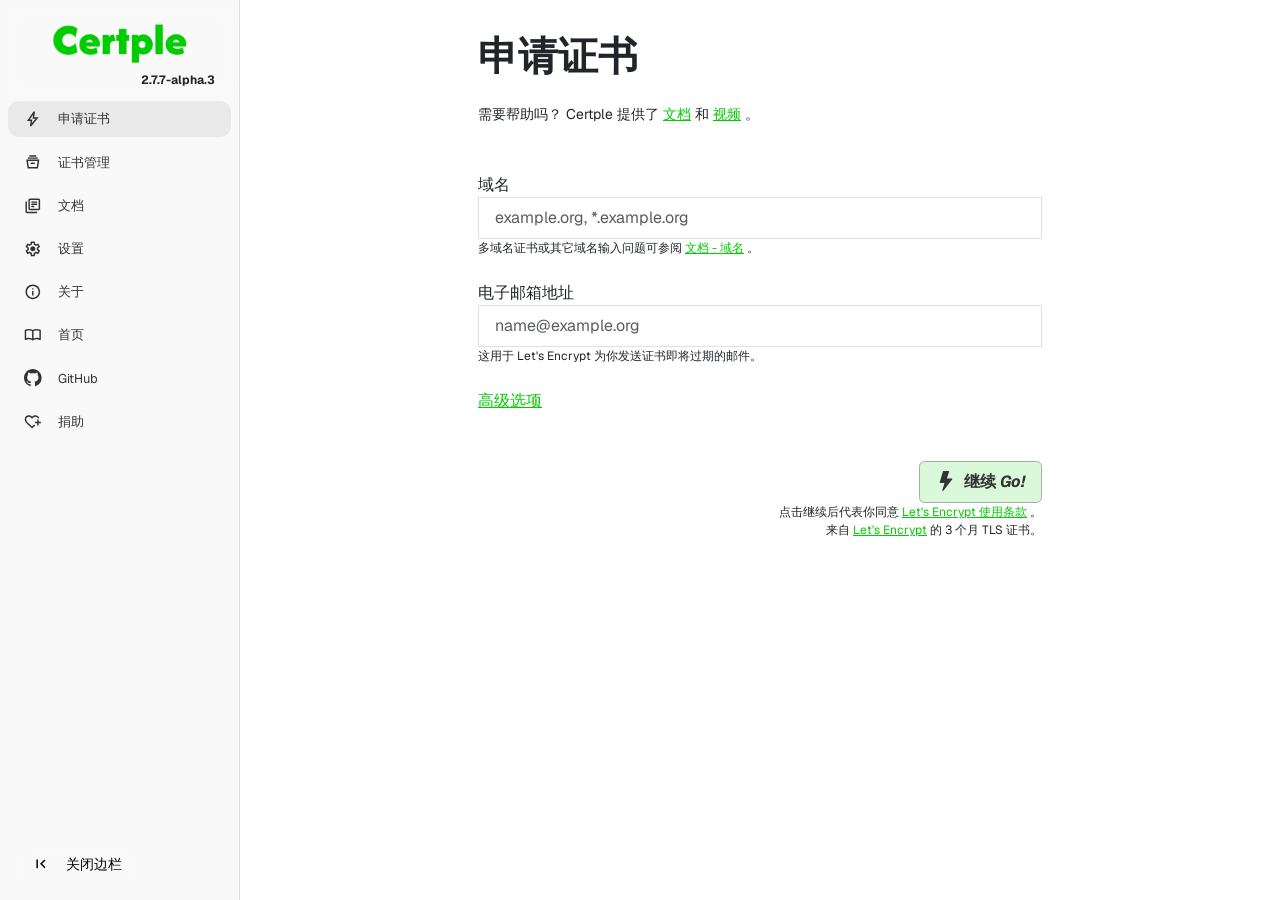
<file: index.html>
<!DOCTYPE html><html><head><meta charSet="utf-8" data-next-head=""/><meta name="viewport" content="width=device-width, initial-scale=0.85" data-next-head=""/><meta http-equiv="X-UA-Compatible" content="IE=edge" data-next-head=""/><link rel="icon" href="/favicon.ico" type="image/x-icon" data-next-head=""/><title data-next-head="">申请证书 - Certple</title><link data-next-font="" rel="preconnect" href="/" crossorigin="anonymous"/><link rel="preload" href="/_next/static/chunks/04za3hu5nilvo.css" as="style"/><link rel="preload" href="/_next/static/chunks/0ybk8qji9phru.css" as="style"/><link rel="stylesheet" href="/_next/static/chunks/04za3hu5nilvo.css" data-n-g=""/><link rel="stylesheet" href="/_next/static/chunks/0ybk8qji9phru.css" data-n-g=""/><noscript data-n-css=""></noscript><script src="/_next/static/chunks/0k3eszl_95s3z.js" defer=""></script><script src="/_next/static/chunks/0qmgguome.ae5.js" defer=""></script><script src="/_next/static/chunks/0-y1.tkre_chk.js" defer=""></script><script src="/_next/static/chunks/05d~80nvqudcx.js" defer=""></script><script src="/_next/static/chunks/04xop7ehz5an7.js" defer=""></script><script src="/_next/static/chunks/turbopack-0oqe40f.ndeww.js" defer=""></script><script src="/_next/static/chunks/06.pfgw6j1qpi.js" defer=""></script><script src="/_next/static/chunks/0i7um1~-4kq1g.js" defer=""></script><script src="/_next/static/chunks/0g-gspl2zkg_u.js" defer=""></script><script src="/_next/static/chunks/turbopack-0tdb64a0tw3vh.js" defer=""></script><script src="/_next/static/F104UNX4KgRjzbDYaT0Zx/_buildManifest.js" defer=""></script><script src="/_next/static/F104UNX4KgRjzbDYaT0Zx/_ssgManifest.js" defer=""></script><script src="/_next/static/F104UNX4KgRjzbDYaT0Zx/_clientMiddlewareManifest.js" defer=""></script></head><body><div id="__next"><noscript><div style="position:fixed;top:0;left:0;width:100vw;height:100vh;z-index:5;background-color:#ffffff70;backdrop-filter:blur(1rem);display:flex;align-items:center;justify-content:center;color:#000000;text-align:center"><div style="padding:0 5vw;font-family:system-ui"><p>Certple 需要 JavaScript 才能正常工作，尝试开启浏览器 JavaScript 后刷新页面。</p></div></div></noscript><div class="navbar-btnDiv"><button class="navbar-btn"><svg xmlns="http://www.w3.org/2000/svg" viewBox="0 -960 960 960" fill="currentColor"><path d="M240-240v-480h80v480h-80Zm440 0L440-480l240-240 56 56-184 184 184 184-56 56Z"></path></svg><span class="ms-3">关闭边栏</span></button></div><div style="height:100vh;width:100%"><div style="display:flex"><nav class="" id="q-navbar-div"><div class="q-navbar"><div class="logo-div"><img alt="Certple Icon" loading="lazy" width="1446" height="423" decoding="async" data-nimg="1" style="color:transparent;width:100%;height:auto" src="/_next/static/media/icon.0_m-r58wt.qlk.png"/><p>2.7.7-alpha.3</p></div><div style="padding:0 .5rem"><a class="item active" href="/"><svg xmlns="http://www.w3.org/2000/svg" fill="currentColor" viewBox="0 -960 960 960"><path d="m422-232 207-248H469l29-227-185 267h139l-30 208ZM320-80l40-280H160l360-520h80l-40 320h240L400-80h-80Zm151-390Z"></path></svg>申请证书</a><a class="item " href="/manage/"><svg xmlns="http://www.w3.org/2000/svg" fill="currentColor" viewBox="0 -960 960 960"><path d="m200-120-80-480h720l-80 480H200Zm67-80h426l51-320H216l51 320Zm133-160h160q17 0 28.5-11.5T600-400q0-17-11.5-28.5T560-440H400q-17 0-28.5 11.5T360-400q0 17 11.5 28.5T400-360ZM240-640q-17 0-28.5-11.5T200-680q0-17 11.5-28.5T240-720h480q17 0 28.5 11.5T760-680q0 17-11.5 28.5T720-640H240Zm80-120q-17 0-28.5-11.5T280-800q0-17 11.5-28.5T320-840h320q17 0 28.5 11.5T680-800q0 17-11.5 28.5T640-760H320Zm-53 560h426-426Z"></path></svg>证书管理</a><a class="item " href="/docs/"><svg xmlns="http://www.w3.org/2000/svg" fill="currentColor" viewBox="0 -960 960 960"><path d="M400-400h160v-80H400v80Zm0-120h320v-80H400v80Zm0-120h320v-80H400v80Zm-80 400q-33 0-56.5-23.5T240-320v-480q0-33 23.5-56.5T320-880h480q33 0 56.5 23.5T880-800v480q0 33-23.5 56.5T800-240H320Zm0-80h480v-480H320v480ZM160-80q-33 0-56.5-23.5T80-160v-560h80v560h560v80H160Zm160-720v480-480Z"></path></svg>文档</a><a class="item " href="/settings/"><svg xmlns="http://www.w3.org/2000/svg" fill="currentColor" viewBox="0 -960 960 960"><path d="m370-80-16-128q-13-5-24.5-12T307-235l-119 50L78-375l103-78q-1-7-1-13.5v-27q0-6.5 1-13.5L78-585l110-190 119 50q11-8 23-15t24-12l16-128h220l16 128q13 5 24.5 12t22.5 15l119-50 110 190-103 78q1 7 1 13.5v27q0 6.5-2 13.5l103 78-110 190-118-50q-11 8-23 15t-24 12L590-80H370Zm70-80h79l14-106q31-8 57.5-23.5T639-327l99 41 39-68-86-65q5-14 7-29.5t2-31.5q0-16-2-31.5t-7-29.5l86-65-39-68-99 42q-22-23-48.5-38.5T533-694l-13-106h-79l-14 106q-31 8-57.5 23.5T321-633l-99-41-39 68 86 64q-5 15-7 30t-2 32q0 16 2 31t7 30l-86 65 39 68 99-42q22 23 48.5 38.5T427-266l13 106Zm42-180q58 0 99-41t41-99q0-58-41-99t-99-41q-59 0-99.5 41T342-480q0 58 40.5 99t99.5 41Zm-2-140Z"></path></svg>设置</a><a class="item " href="/more/"><svg xmlns="http://www.w3.org/2000/svg" fill="currentColor" viewBox="0 -960 960 960"><path d="M440-280h80v-240h-80v240Zm40-320q17 0 28.5-11.5T520-640q0-17-11.5-28.5T480-680q-17 0-28.5 11.5T440-640q0 17 11.5 28.5T480-600Zm0 520q-83 0-156-31.5T197-197q-54-54-85.5-127T80-480q0-83 31.5-156T197-763q54-54 127-85.5T480-880q83 0 156 31.5T763-763q54 54 85.5 127T880-480q0 83-31.5 156T763-197q-54 54-127 85.5T480-80Zm0-80q134 0 227-93t93-227q0-134-93-227t-227-93q-134 0-227 93t-93 227q0 134 93 227t227 93Zm0-320Z"></path></svg>关于</a><a class="item " href="/home/"><svg xmlns="http://www.w3.org/2000/svg" fill="currentColor" viewBox="0 -960 960 960"><path d="M260-320q47 0 91.5 10.5T440-278v-394q-41-24-87-36t-93-12q-36 0-71.5 7T120-692v396q35-12 69.5-18t70.5-6Zm260 42q44-21 88.5-31.5T700-320q36 0 70.5 6t69.5 18v-396q-33-14-68.5-21t-71.5-7q-47 0-93 12t-87 36v394Zm-40 118q-48-38-104-59t-116-21q-42 0-82.5 11T100-198q-21 11-40.5-1T40-234v-482q0-11 5.5-21T62-752q46-24 96-36t102-12q58 0 113.5 15T480-740q51-30 106.5-45T700-800q52 0 102 12t96 36q11 5 16.5 15t5.5 21v482q0 23-19.5 35t-40.5 1q-37-20-77.5-31T700-240q-60 0-116 21t-104 59ZM280-494Z"></path></svg>首页</a><a href="https://github.com/zeoseven/certple" target="_blank" class="item"><svg xmlns="http://www.w3.org/2000/svg" fill="currentColor" viewBox="0 0 16 16"><path d="M8 0C3.58 0 0 3.58 0 8c0 3.54 2.29 6.53 5.47 7.59.4.07.55-.17.55-.38 0-.19-.01-.82-.01-1.49-2.01.37-2.53-.49-2.69-.94-.09-.23-.48-.94-.82-1.13-.28-.15-.68-.52-.01-.53.63-.01 1.08.58 1.23.82.72 1.21 1.87.87 2.33.66.07-.52.28-.87.51-1.07-1.78-.2-3.64-.89-3.64-3.95 0-.87.31-1.59.82-2.15-.08-.2-.36-1.02.08-2.12 0 0 .67-.21 2.2.82.64-.18 1.32-.27 2-.27s1.36.09 2 .27c1.53-1.04 2.2-.82 2.2-.82.44 1.1.16 1.92.08 2.12.51.56.82 1.27.82 2.15 0 3.07-1.87 3.75-3.65 3.95.29.25.54.73.54 1.48 0 1.07-.01 1.93-.01 2.2 0 .21.15.46.55.38A8.01 8.01 0 0 0 16 8c0-4.42-3.58-8-8-8"></path></svg>GitHub</a><a href="https://zeoseven.com/sponsors/" target="_blank" class="item"><svg xmlns="http://www.w3.org/2000/svg" fill="currentColor" viewBox="0 -960 960 960"><path d="M440-501Zm0 381L313-234q-72-65-123.5-116t-85-96q-33.5-45-49-87T40-621q0-94 63-156.5T260-840q52 0 99 22t81 62q34-40 81-62t99-22q81 0 136 45.5T831-680h-85q-18-40-53-60t-73-20q-51 0-88 27.5T463-660h-46q-31-45-70.5-72.5T260-760q-57 0-98.5 39.5T120-621q0 33 14 67t50 78.5q36 44.5 98 104T440-228q26-23 61-53t56-50l9 9 19.5 19.5L605-283l9 9q-22 20-56 49.5T498-172l-58 52Zm280-160v-120H600v-80h120v-120h80v120h120v80H800v120h-80Z"></path></svg>捐助</a></div></div></nav><main style="flex:1;overflow:auto"><div style="padding:.5rem 1rem;min-width:320px;min-height:100vh"><div style="padding-bottom:10vh"><div class="container"><div class="row justify-content-center pt-4"><div class="col-12 col-lg-7"><h1 class="fw-bold mb-4">申请证书</h1><p class="mb-5 fs-14">需要帮助吗？ Certple 提供了 <a href="/docs/" target="_blank">文档</a> 和 <a href="https://www.bilibili.com/video/BV1KRBuYrEjo/" rel="noopener" target="_blank">视频</a> 。</p><div id="q-steps1"><div class="d-none"><div><label><input type="radio" desckey="descLetsEncrypt" name="choice_acmeURL" value="https://acme-v02.api.letsencrypt.org/directory"/>Let&#x27;s Encrypt</label></div><div class="input-group"><input class="in_acmeURL inputLang form-control q-form" placeholder-cn="请填写证书颁发机构 ACME 服务 URL" style="border:#9914ff 1px solid"/><button class="mainBtn mainBtnMin btn-q"><span class="langCN">重新检测</span></button></div></div><div class="q-font text-center my-5"><span class="spinner-border spinner-border-sm text-danger"></span><span class="ms-3">Loading ...</span></div><div class="acmeReadDirState"></div></div><div id="q-steps2" style="display:none"><div class="step2Hide step1Show"><div class="q-font text-center my-5"><span class="spinner-border spinner-border-sm text-danger"></span><span class="ms-3">等待 ...</span></div></div><div class="step1Hide step2Show"><div class="mb-4"><label for="x-q-domain">域名</label><input id="x-q-domain" list="x-q-domain-datalist" class="in_domains inputLang form-control q-form" placeholder-cn="example.org, *.example.org"/><datalist id="x-q-domain-datalist"></datalist><p class="fs-12">多域名证书或其它域名输入问题可参阅 <a href="../documents/#域名" target="_blank">文档 - 域名</a> 。</p></div><div class="form-check d-none"><input class="form-check-input choice_domains_store" type="checkbox" id="q-steps2-checkbox1"/><label class="form-check-label" for="q-steps2-checkbox1">在此浏览器记住输入的域名</label></div><div class="d-none"><label><input type="radio" name="choice_accountKey" value="generateRSA"/><span>立即创建账户 RSA 私钥</span></label><label><input type="radio" name="choice_accountKey" value="generateECC"/><span>立即创建账户 ECC 私钥</span></label><label><input type="radio" name="choice_accountKey" value="manual"/><span class="ms-2">输入账户私钥</span></label><div class="accountKeyBox mb-2"><textarea class="in_accountKey inputLang" placeholder-cn="..."></textarea></div><div class="accountKeyState fs-12 d-none"></div><label><input type="radio" name="choice_privateKey" value="generateRSA"/><span class="ms-2">创建 RSA 证书私钥</span></label><label><input type="radio" name="choice_privateKey" value="generateECC"/><span class="ms-2">创建 ECC 证书私钥</span></label><label><input type="radio" name="choice_privateKey" value="manual"/><span class="ms-2">输入证书私钥</span></label><div class="privateKeyBox mb-2"><textarea class="in_privateKey inputLang" placeholder-cn="..."></textarea></div><div class="privateKeyState fs-12 d-none"></div></div><div class="mb-4"><label for="x-q-email">电子邮箱地址</label><div class="FlexBox"><div class="FlexItem"><input class="in_email inputLang form-control q-form" id="x-q-email" placeholder-cn="name@example.org"/><div class="form-check d-none"><input class="form-check-input choice_email_store" type="checkbox" id="q-steps2-checkbox4"/><label class="form-check-label" for="q-steps2-checkbox4">记住邮箱地址</label></div></div><p class="fs-12">这用于 Let&#x27;s Encrypt 为你发送证书即将过期的邮件。</p></div></div><p class="no-a"><a data-bs-toggle="collapse" href="#g">高级选项</a></p><div class="collapse" id="g"><div class="mt-3"><p>证书类型(私钥)</p><input type="radio" id="q-privateKey-auto" class="d-none" name="q-privateKey" checked="" value="auto"/><label for="q-privateKey-auto" class="label-radio">自动</label><input type="radio" id="q-privateKey-ecc" class="d-none" name="q-privateKey" value="ecc"/><label for="q-privateKey-ecc" class="label-radio">ECC<span class="fs-12"> 效率推荐</span></label><input type="radio" id="q-privateKey-rsa" class="d-none" name="q-privateKey" value="rsa"/><label for="q-privateKey-rsa" class="label-radio">RSA<span class="fs-12"> 兼容性推荐</span></label><input type="radio" id="q-privateKey-user" class="d-none" name="q-privateKey" value="rsa"/><label for="q-privateKey-user" class="label-radio">自定义</label><div class="mt-2 mb-3"><textarea style="display:none" id="q-privateKey-userInput" class="form-control q-form fs-14" rows="5" placeholder="输入证书私钥 ..."></textarea></div><p>ACME 账户私钥</p><input type="radio" id="q-accountKey-auto" class="d-none" checked=""/><label for="q-accountKey-auto" class="label-radio">自动</label><a href="../settings/" target="_blank" class="label-radio"><span>前往设置 </span><span class="fs-12"><svg xmlns="http://www.w3.org/2000/svg" width="12" height="12" fill="currentColor" class="bi bi-box-arrow-up-right" viewBox="0 0 16 16"><path fill-rule="evenodd" d="M8.636 3.5a.5.5 0 0 0-.5-.5H1.5A1.5 1.5 0 0 0 0 4.5v10A1.5 1.5 0 0 0 1.5 16h10a1.5 1.5 0 0 0 1.5-1.5V7.864a.5.5 0 0 0-1 0V14.5a.5.5 0 0 1-.5.5h-10a.5.5 0 0 1-.5-.5v-10a.5.5 0 0 1 .5-.5h6.636a.5.5 0 0 0 .5-.5"></path><path fill-rule="evenodd" d="M16 .5a.5.5 0 0 0-.5-.5h-5a.5.5 0 0 0 0 1h3.793L6.146 9.146a.5.5 0 1 0 .708.708L15 1.707V5.5a.5.5 0 0 0 1 0z"></path></svg></span></a></div></div><div class="itemBox eabShow d-none"><div class="pd Bold"><span class="langCN">EAB 凭据：</span><span class="langEN"></span></div><div class="pd"><span class="langCN">当前 ACME 服务要求提供外部账号绑定凭据 (ExternalAccount Binding)，比如 ZeroSSL ：你可以在 ZeroSSL 的管理控制台的 Developer 中获得此凭据，所以你需要先注册一个 ZeroSSL的账号。</span><span class="langEN"></span></div><div class="FlexBox"><div><i class="must">*</i>EAB KID:</div><div class="FlexItem"><input class="in_eab_kid inputLang" placeholder-cn="请填写EAB KID" placeholder-en="Please fill in EAB KID"/></div><div><i class="must">*</i>HMAC KEY:</div><div class="FlexItem"><input class="in_eab_key inputLang" placeholder-cn="请填写EAB HMAC KEY" placeholder-en="Please fill in EAB HMAC KEY"/></div></div></div><div class="pd termsAgreeBox d-none"><label><input type="checkbox" class="choice_termsAgree" checked=""/><span class="termsAgreeTips"></span></label></div><div class="Center text-end mt-5"><button class="mainBtn btn q-btn step1-main-btn"><svg xmlns="http://www.w3.org/2000/svg" width="20" height="20" fill="currentColor" class="bi bi-lightning-fill" viewBox="0 0 16 16"><path d="M5.52.359A.5.5 0 0 1 6 0h4a.5.5 0 0 1 .474.658L8.694 6H12.5a.5.5 0 0 1 .395.807l-7 9a.5.5 0 0 1-.873-.454L6.823 9.5H3.5a.5.5 0 0 1-.48-.641z"></path></svg><span class="ms-2">继续 <em>Go!</em></span></button><div class="fs-12"><span>点击继续后代表你同意 </span><a href="https://letsencrypt.org/documents/LE-SA-v1.4-April-3-2024.pdf" target="_blank" rel="nofollow noreferrer noopener">Let&#x27;s Encrypt 使用条款</a> 。<p>来自 <a href="https://letsencrypt.org/" target="_blank">Let&#x27;s Encrypt</a> 的 3 个月 TLS 证书。</p></div></div><div class="configStepState fw-bold mt-2 fs-14"></div></div></div><div id="q-steps3" style="display:none"><h2 class="fw-light">最后一步，验证域名所有权</h2><p class="mb-2">这是可信 CA 颁发证书所必需的阶段，您可能需要： <a href="/docs/#验证域名所有权" target="_blank">文档 - 验证域名所有权</a> 。</p><div class="step3Hide step2Show step1Show"><div class="itemBox"><div class="q-font text-center my-5"><span class="spinner-border spinner-border-sm text-danger"></span><span class="ms-3">等待 ...</span></div></div></div><div class="step1Hide step2Hide step3Show"><div class="verifyBox"></div><div class="itemBox"><div class="Center text-center"><span class="mainBtn verifyStepBtn btn q-btn fw-bold me-3"><svg xmlns="http://www.w3.org/2000/svg" width="20" height="20" fill="currentColor" class="bi bi-cpu" viewBox="0 0 16 16"><path d="M5 0a.5.5 0 0 1 .5.5V2h1V.5a.5.5 0 0 1 1 0V2h1V.5a.5.5 0 0 1 1 0V2h1V.5a.5.5 0 0 1 1 0V2A2.5 2.5 0 0 1 14 4.5h1.5a.5.5 0 0 1 0 1H14v1h1.5a.5.5 0 0 1 0 1H14v1h1.5a.5.5 0 0 1 0 1H14v1h1.5a.5.5 0 0 1 0 1H14a2.5 2.5 0 0 1-2.5 2.5v1.5a.5.5 0 0 1-1 0V14h-1v1.5a.5.5 0 0 1-1 0V14h-1v1.5a.5.5 0 0 1-1 0V14h-1v1.5a.5.5 0 0 1-1 0V14A2.5 2.5 0 0 1 2 11.5H.5a.5.5 0 0 1 0-1H2v-1H.5a.5.5 0 0 1 0-1H2v-1H.5a.5.5 0 0 1 0-1H2v-1H.5a.5.5 0 0 1 0-1H2A2.5 2.5 0 0 1 4.5 2V.5A.5.5 0 0 1 5 0m-.5 3A1.5 1.5 0 0 0 3 4.5v7A1.5 1.5 0 0 0 4.5 13h7a1.5 1.5 0 0 0 1.5-1.5v-7A1.5 1.5 0 0 0 11.5 3zM5 6.5A1.5 1.5 0 0 1 6.5 5h3A1.5 1.5 0 0 1 11 6.5v3A1.5 1.5 0 0 1 9.5 11h-3A1.5 1.5 0 0 1 5 9.5zM6.5 6a.5.5 0 0 0-.5.5v3a.5.5 0 0 0 .5.5h3a.5.5 0 0 0 .5-.5v-3a.5.5 0 0 0-.5-.5z"></path></svg><span class="ms-2 langCN">开始验证！</span></span><span class="mainBtn verifyRunStopBtn btn btn-red fw-bold me-3"><svg xmlns="http://www.w3.org/2000/svg" width="20" height="20" fill="currentColor" class="bi bi-x-square" viewBox="0 0 16 16"><path d="M2.146 2.854a.5.5 0 1 1 .708-.708L8 7.293l5.146-5.147a.5.5 0 0 1 .708.708L8.707 8l5.147 5.146a.5.5 0 0 1-.708.708L8 8.707l-5.146 5.147a.5.5 0 0 1-.708-.708L7.293 8z"></path></svg><span class="ms-2 langCN">取消 ...</span></span><button class="mainBtn btn btn-red fw-bold me-3"><svg xmlns="http://www.w3.org/2000/svg" width="20" height="20" fill="currentColor" class="bi bi-arrow-clockwise" viewBox="0 0 16 16"><path fill-rule="evenodd" d="M8 3a5 5 0 1 0 4.546 2.914.5.5 0 0 1 .908-.417A6 6 0 1 1 8 2z"></path><path d="M8 4.466V.534a.25.25 0 0 1 .41-.192l2.36 1.966c.12.1.12.284 0 .384L8.41 4.658A.25.25 0 0 1 8 4.466"></path></svg><span class="ms-2">重试 ...</span></button><div class="alert alert-warning mt-3 fs-13" role="alert"><p>开始验证前请确保所有 DNS 记录或文件都已准备就绪，建议准备就绪后等待 30 秒后再点击。</p><p>重试将刷新验证所需信息，需要重新设置 DNS 记录或文件。</p></div></div><div class="verifyStepState fw-bold mt-2"></div></div></div></div><div id="q-steps4" style="display:none"><div class="step4Hide step3Show step2Show step1Show"><div class="itemBox"><div class="q-font text-center my-5"><span class="spinner-border spinner-border-sm text-danger"></span><span class="ms-3">Loading ...</span></div></div></div><div class="step1Hide step2Hide step3Hide step4Show"><div class="row"><div class="col-12 mb-3"><h2 class="fw-light">结果输出</h2><p class="mb-3 fs-14">证书的 PEM 和 KEY 已经保存到 <a href="/manage/">证书管理</a> 。</p></div><div class="col-6 mb-4"><p class="fw-bold m-0">PEM</p><textarea class="txt_downloadCert form-control q-form mb-2 fs-14" rows="5" readOnly=""></textarea><a href="#!" class="mainBtn">下载 .pem</a><span class="mx-2">|</span><a href="#!" id="x-q-copy-textpem">复制 PEM</a></div><div class="col-6 mb-4"><p class="fw-bold m-0">KEY</p><textarea class="txt_downloadKey form-control q-form mb-2 fs-14" rows="5" readOnly=""></textarea><a href="#!" class="mainBtn">下载 .key</a><span class="mx-2">|</span><a href="#!" id="x-q-copy-textkey">复制 KEY</a></div><div class="col-12 mt-5"><p class="text-center"><button class="btn q-btn fw-bold"><svg xmlns="http://www.w3.org/2000/svg" width="20" height="20" fill="currentColor" class="bi bi-arrow-clockwise" viewBox="0 0 16 16"><path fill-rule="evenodd" d="M8 3a5 5 0 1 0 4.546 2.914.5.5 0 0 1 .908-.417A6 6 0 1 1 8 2v1z"></path><path d="M8 4.466V.534a.25.25 0 0 1 .41-.192l2.36 1.966c.12.1.12.284 0 .384L8.41 4.658A.25.25 0 0 1 8 4.466z"></path></svg><span class="ms-2">再申请一张！</span></button></p></div></div><div class="itemBox d-none"><div class="pd Bold"><i class="must">*</i><span class="langCN">保存记录 LOG 文件：</span></div><div class="pd"><span class="langCN">建议下载保存此文件，本记录文件包含了所有数据，包括：证书 PEM 文本、证书私钥PEM文本、账户私钥 PEM 文本、所有配置参数。下次你需要续签新证书时，可以将本记录文件直接拖拽进本页面，会自动填写所有参数。</span></div><div class="FlexBox"><div class="FlexItem"><textarea class="txt_downloadLog" readOnly=""></textarea></div><div><div class="mainBtn"><span class="langCN">下载保存</span><span class="langEN"></span></div></div></div></div></div></div></div></div></div></div></div></main></div></div></div><script id="__NEXT_DATA__" type="application/json">{"props":{"pageProps":{}},"page":"/","query":{},"buildId":"F104UNX4KgRjzbDYaT0Zx","nextExport":true,"autoExport":true,"isFallback":false,"scriptLoader":[]}</script></body></html>
</file>
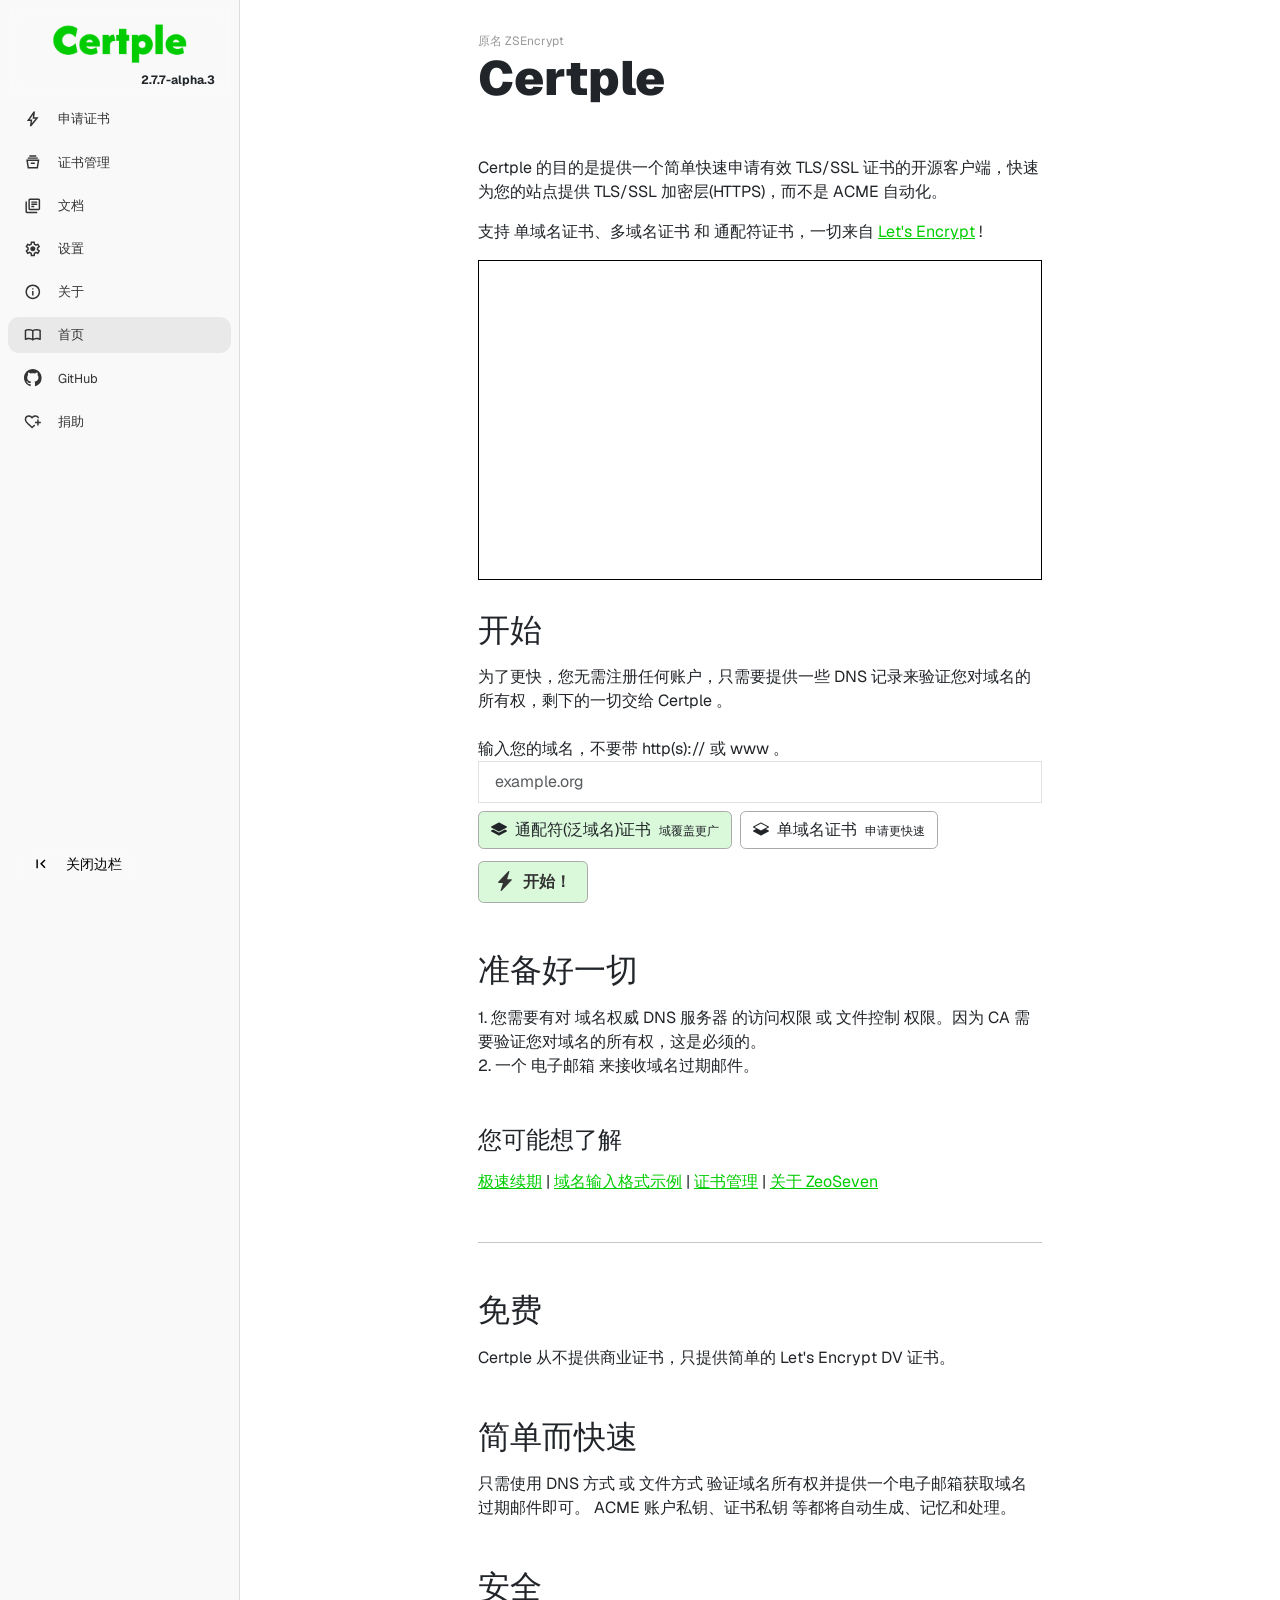
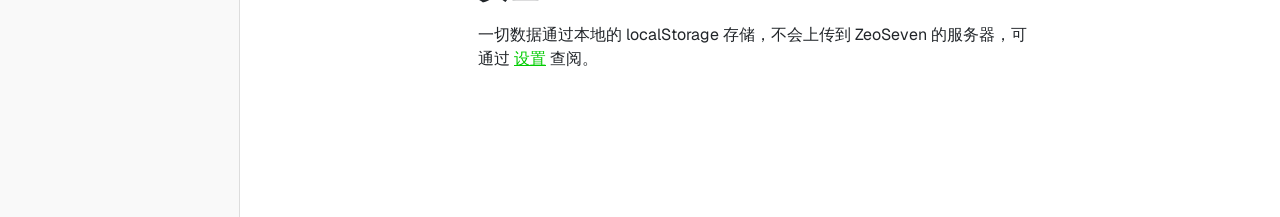
<file: 404/index.html>
<!DOCTYPE html><html><head><meta charSet="utf-8" data-next-head=""/><meta name="viewport" content="width=device-width, initial-scale=0.85" data-next-head=""/><title data-next-head="">Certple</title><meta http-equiv="X-UA-Compatible" content="IE=edge" data-next-head=""/><link rel="icon" href="/favicon.ico" type="image/x-icon" data-next-head=""/><meta name="robots" content="noindex" data-next-head=""/><link data-next-font="" rel="preconnect" href="/" crossorigin="anonymous"/><link rel="preload" href="/_next/static/chunks/04za3hu5nilvo.css" as="style"/><link rel="preload" href="/_next/static/chunks/0ybk8qji9phru.css" as="style"/><link rel="stylesheet" href="/_next/static/chunks/04za3hu5nilvo.css" data-n-g=""/><link rel="stylesheet" href="/_next/static/chunks/0ybk8qji9phru.css" data-n-g=""/><noscript data-n-css=""></noscript><script src="/_next/static/chunks/0k3eszl_95s3z.js" defer=""></script><script src="/_next/static/chunks/0qmgguome.ae5.js" defer=""></script><script src="/_next/static/chunks/0-y1.tkre_chk.js" defer=""></script><script src="/_next/static/chunks/05d~80nvqudcx.js" defer=""></script><script src="/_next/static/chunks/04xop7ehz5an7.js" defer=""></script><script src="/_next/static/chunks/turbopack-0oqe40f.ndeww.js" defer=""></script><script src="/_next/static/chunks/0bol7yzfia2td.js" defer=""></script><script src="/_next/static/chunks/turbopack-0v4w~-g4x800h.js" defer=""></script><script src="/_next/static/F104UNX4KgRjzbDYaT0Zx/_buildManifest.js" defer=""></script><script src="/_next/static/F104UNX4KgRjzbDYaT0Zx/_ssgManifest.js" defer=""></script><script src="/_next/static/F104UNX4KgRjzbDYaT0Zx/_clientMiddlewareManifest.js" defer=""></script></head><body><div id="__next"><noscript><div style="position:fixed;top:0;left:0;width:100vw;height:100vh;z-index:5;background-color:#ffffff70;backdrop-filter:blur(1rem);display:flex;align-items:center;justify-content:center;color:#000000;text-align:center"><div style="padding:0 5vw;font-family:system-ui"><p>Certple 需要 JavaScript 才能正常工作，尝试开启浏览器 JavaScript 后刷新页面。</p></div></div></noscript><div class="navbar-btnDiv"><button class="navbar-btn"><svg xmlns="http://www.w3.org/2000/svg" viewBox="0 -960 960 960" fill="currentColor"><path d="M240-240v-480h80v480h-80Zm440 0L440-480l240-240 56 56-184 184 184 184-56 56Z"></path></svg><span class="ms-3">关闭边栏</span></button></div><div style="height:100vh;width:100%"><div style="display:flex"><nav class="" id="q-navbar-div"><div class="q-navbar"><div class="logo-div"><img alt="Certple Icon" loading="lazy" width="1446" height="423" decoding="async" data-nimg="1" style="color:transparent;width:100%;height:auto" src="/_next/static/media/icon.0_m-r58wt.qlk.png"/><p>2.7.7-alpha.3</p></div><div style="padding:0 .5rem"><a class="item " href="/"><svg xmlns="http://www.w3.org/2000/svg" fill="currentColor" viewBox="0 -960 960 960"><path d="m422-232 207-248H469l29-227-185 267h139l-30 208ZM320-80l40-280H160l360-520h80l-40 320h240L400-80h-80Zm151-390Z"></path></svg>申请证书</a><a class="item " href="/manage/"><svg xmlns="http://www.w3.org/2000/svg" fill="currentColor" viewBox="0 -960 960 960"><path d="m200-120-80-480h720l-80 480H200Zm67-80h426l51-320H216l51 320Zm133-160h160q17 0 28.5-11.5T600-400q0-17-11.5-28.5T560-440H400q-17 0-28.5 11.5T360-400q0 17 11.5 28.5T400-360ZM240-640q-17 0-28.5-11.5T200-680q0-17 11.5-28.5T240-720h480q17 0 28.5 11.5T760-680q0 17-11.5 28.5T720-640H240Zm80-120q-17 0-28.5-11.5T280-800q0-17 11.5-28.5T320-840h320q17 0 28.5 11.5T680-800q0 17-11.5 28.5T640-760H320Zm-53 560h426-426Z"></path></svg>证书管理</a><a class="item " href="/docs/"><svg xmlns="http://www.w3.org/2000/svg" fill="currentColor" viewBox="0 -960 960 960"><path d="M400-400h160v-80H400v80Zm0-120h320v-80H400v80Zm0-120h320v-80H400v80Zm-80 400q-33 0-56.5-23.5T240-320v-480q0-33 23.5-56.5T320-880h480q33 0 56.5 23.5T880-800v480q0 33-23.5 56.5T800-240H320Zm0-80h480v-480H320v480ZM160-80q-33 0-56.5-23.5T80-160v-560h80v560h560v80H160Zm160-720v480-480Z"></path></svg>文档</a><a class="item " href="/settings/"><svg xmlns="http://www.w3.org/2000/svg" fill="currentColor" viewBox="0 -960 960 960"><path d="m370-80-16-128q-13-5-24.5-12T307-235l-119 50L78-375l103-78q-1-7-1-13.5v-27q0-6.5 1-13.5L78-585l110-190 119 50q11-8 23-15t24-12l16-128h220l16 128q13 5 24.5 12t22.5 15l119-50 110 190-103 78q1 7 1 13.5v27q0 6.5-2 13.5l103 78-110 190-118-50q-11 8-23 15t-24 12L590-80H370Zm70-80h79l14-106q31-8 57.5-23.5T639-327l99 41 39-68-86-65q5-14 7-29.5t2-31.5q0-16-2-31.5t-7-29.5l86-65-39-68-99 42q-22-23-48.5-38.5T533-694l-13-106h-79l-14 106q-31 8-57.5 23.5T321-633l-99-41-39 68 86 64q-5 15-7 30t-2 32q0 16 2 31t7 30l-86 65 39 68 99-42q22 23 48.5 38.5T427-266l13 106Zm42-180q58 0 99-41t41-99q0-58-41-99t-99-41q-59 0-99.5 41T342-480q0 58 40.5 99t99.5 41Zm-2-140Z"></path></svg>设置</a><a class="item " href="/more/"><svg xmlns="http://www.w3.org/2000/svg" fill="currentColor" viewBox="0 -960 960 960"><path d="M440-280h80v-240h-80v240Zm40-320q17 0 28.5-11.5T520-640q0-17-11.5-28.5T480-680q-17 0-28.5 11.5T440-640q0 17 11.5 28.5T480-600Zm0 520q-83 0-156-31.5T197-197q-54-54-85.5-127T80-480q0-83 31.5-156T197-763q54-54 127-85.5T480-880q83 0 156 31.5T763-763q54 54 85.5 127T880-480q0 83-31.5 156T763-197q-54 54-127 85.5T480-80Zm0-80q134 0 227-93t93-227q0-134-93-227t-227-93q-134 0-227 93t-93 227q0 134 93 227t227 93Zm0-320Z"></path></svg>关于</a><a class="item " href="/home/"><svg xmlns="http://www.w3.org/2000/svg" fill="currentColor" viewBox="0 -960 960 960"><path d="M260-320q47 0 91.5 10.5T440-278v-394q-41-24-87-36t-93-12q-36 0-71.5 7T120-692v396q35-12 69.5-18t70.5-6Zm260 42q44-21 88.5-31.5T700-320q36 0 70.5 6t69.5 18v-396q-33-14-68.5-21t-71.5-7q-47 0-93 12t-87 36v394Zm-40 118q-48-38-104-59t-116-21q-42 0-82.5 11T100-198q-21 11-40.5-1T40-234v-482q0-11 5.5-21T62-752q46-24 96-36t102-12q58 0 113.5 15T480-740q51-30 106.5-45T700-800q52 0 102 12t96 36q11 5 16.5 15t5.5 21v482q0 23-19.5 35t-40.5 1q-37-20-77.5-31T700-240q-60 0-116 21t-104 59ZM280-494Z"></path></svg>首页</a><a href="https://github.com/zeoseven/certple" target="_blank" class="item"><svg xmlns="http://www.w3.org/2000/svg" fill="currentColor" viewBox="0 0 16 16"><path d="M8 0C3.58 0 0 3.58 0 8c0 3.54 2.29 6.53 5.47 7.59.4.07.55-.17.55-.38 0-.19-.01-.82-.01-1.49-2.01.37-2.53-.49-2.69-.94-.09-.23-.48-.94-.82-1.13-.28-.15-.68-.52-.01-.53.63-.01 1.08.58 1.23.82.72 1.21 1.87.87 2.33.66.07-.52.28-.87.51-1.07-1.78-.2-3.64-.89-3.64-3.95 0-.87.31-1.59.82-2.15-.08-.2-.36-1.02.08-2.12 0 0 .67-.21 2.2.82.64-.18 1.32-.27 2-.27s1.36.09 2 .27c1.53-1.04 2.2-.82 2.2-.82.44 1.1.16 1.92.08 2.12.51.56.82 1.27.82 2.15 0 3.07-1.87 3.75-3.65 3.95.29.25.54.73.54 1.48 0 1.07-.01 1.93-.01 2.2 0 .21.15.46.55.38A8.01 8.01 0 0 0 16 8c0-4.42-3.58-8-8-8"></path></svg>GitHub</a><a href="https://zeoseven.com/sponsors/" target="_blank" class="item"><svg xmlns="http://www.w3.org/2000/svg" fill="currentColor" viewBox="0 -960 960 960"><path d="M440-501Zm0 381L313-234q-72-65-123.5-116t-85-96q-33.5-45-49-87T40-621q0-94 63-156.5T260-840q52 0 99 22t81 62q34-40 81-62t99-22q81 0 136 45.5T831-680h-85q-18-40-53-60t-73-20q-51 0-88 27.5T463-660h-46q-31-45-70.5-72.5T260-760q-57 0-98.5 39.5T120-621q0 33 14 67t50 78.5q36 44.5 98 104T440-228q26-23 61-53t56-50l9 9 19.5 19.5L605-283l9 9q-22 20-56 49.5T498-172l-58 52Zm280-160v-120H600v-80h120v-120h80v120h120v80H800v120h-80Z"></path></svg>捐助</a></div></div></nav><main style="flex:1;overflow:auto"><div style="padding:.5rem 1rem;min-width:320px;min-height:100vh"><div style="padding-bottom:10vh"></div></div></main></div></div></div><script id="__NEXT_DATA__" type="application/json">{"props":{"pageProps":{}},"page":"/404","query":{},"buildId":"F104UNX4KgRjzbDYaT0Zx","nextExport":true,"autoExport":true,"isFallback":false,"scriptLoader":[]}</script></body></html>
</file>
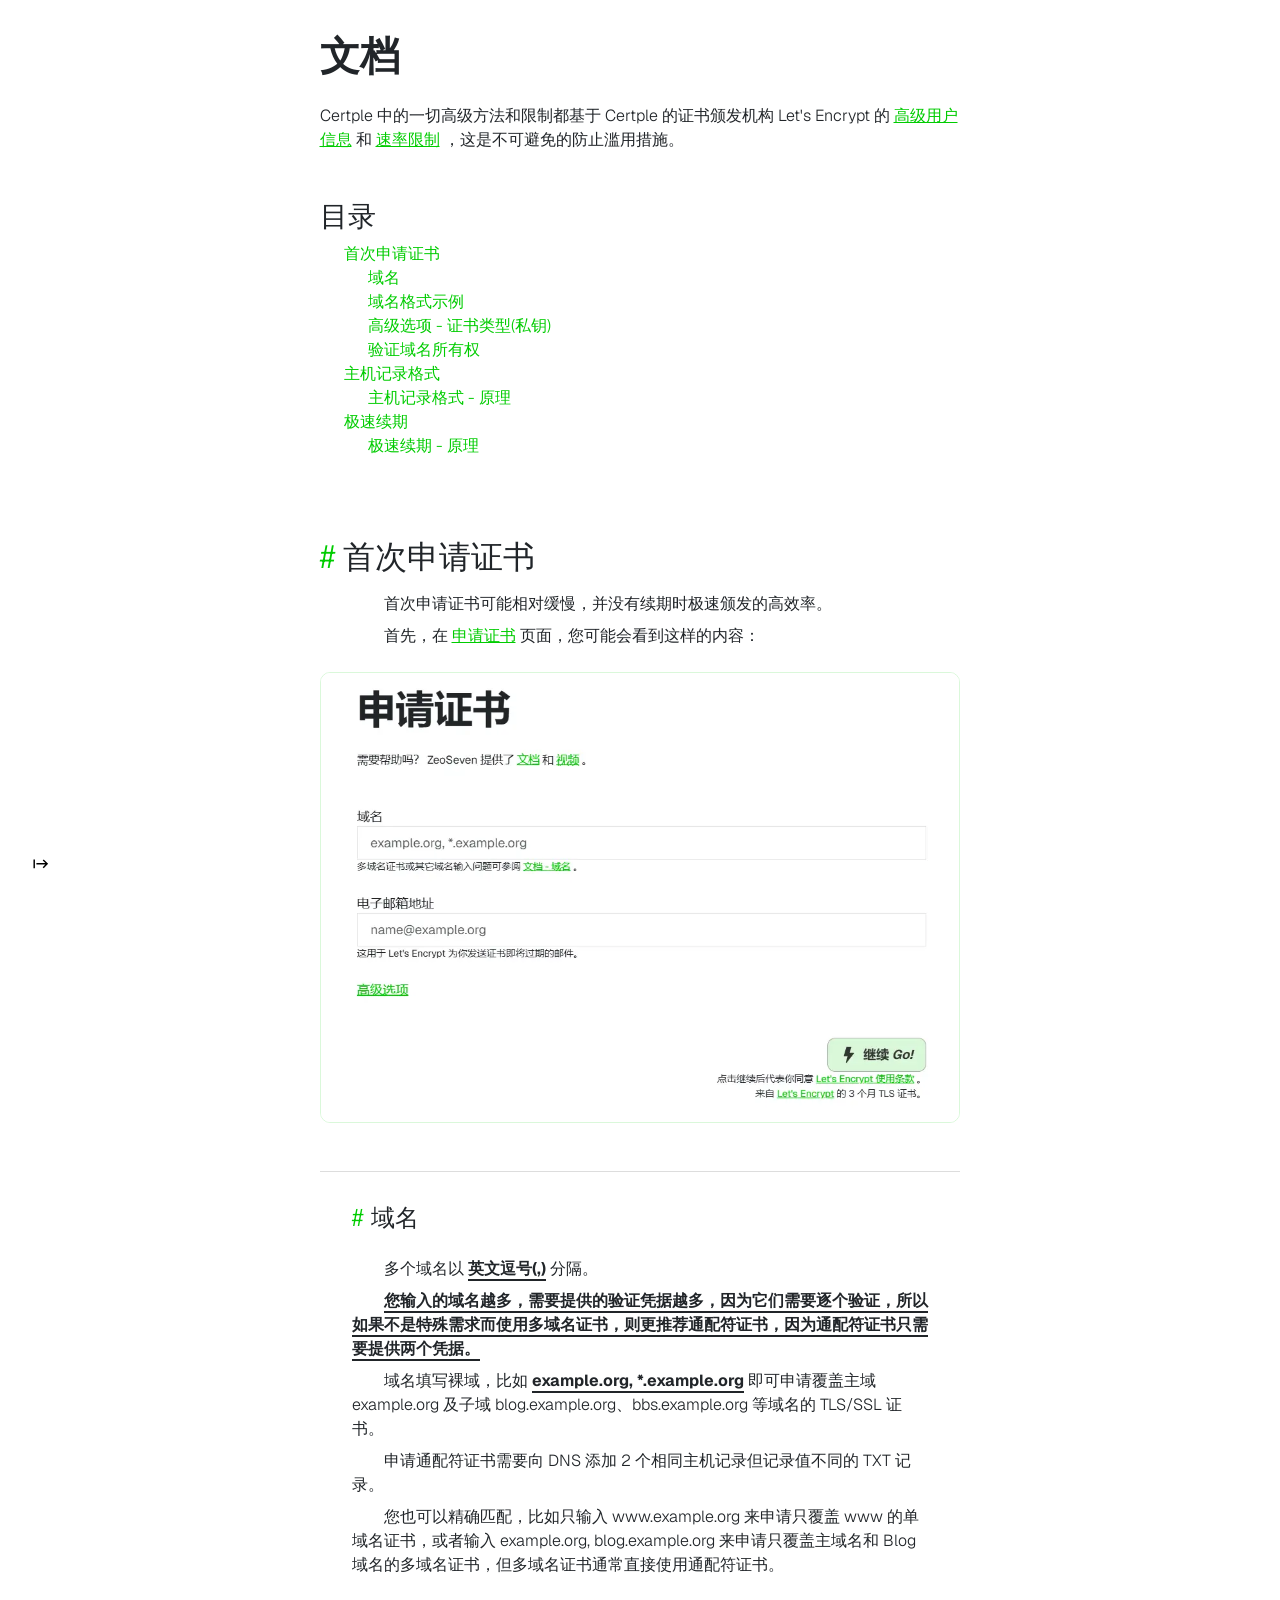
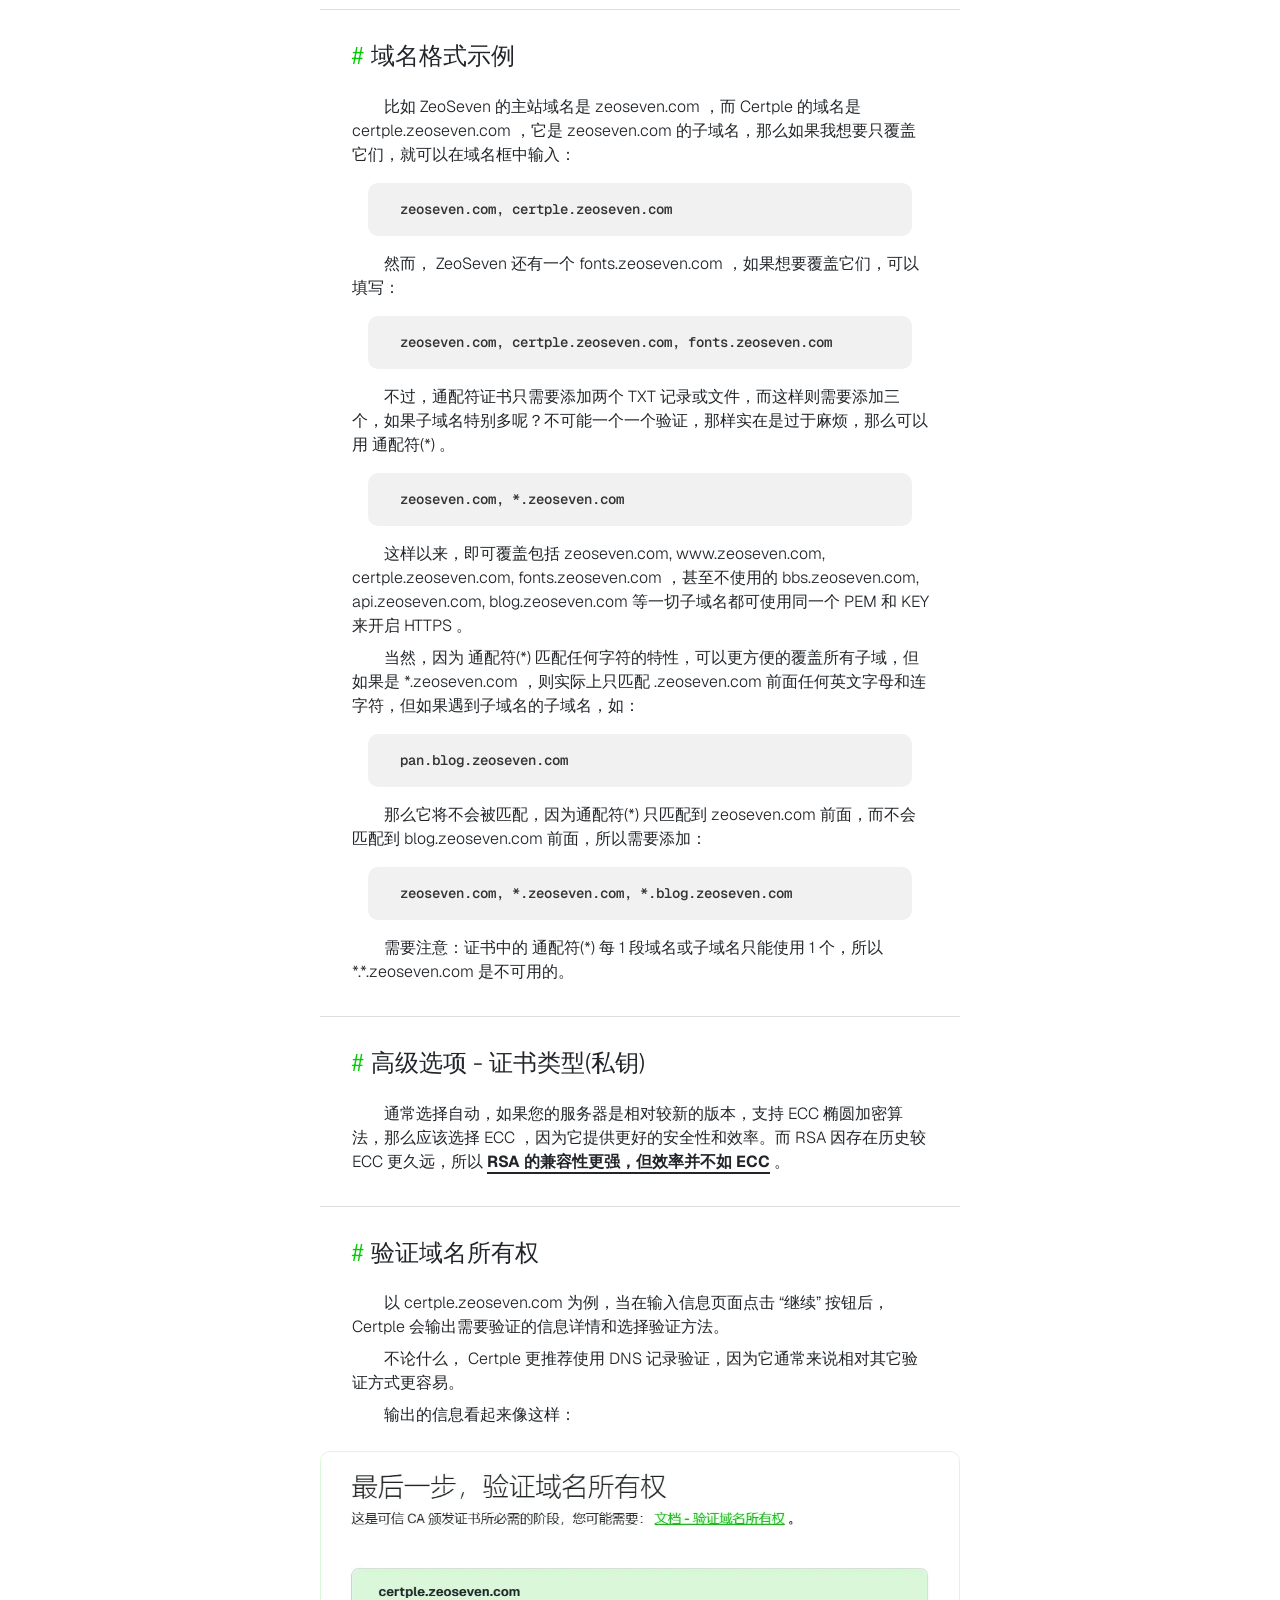
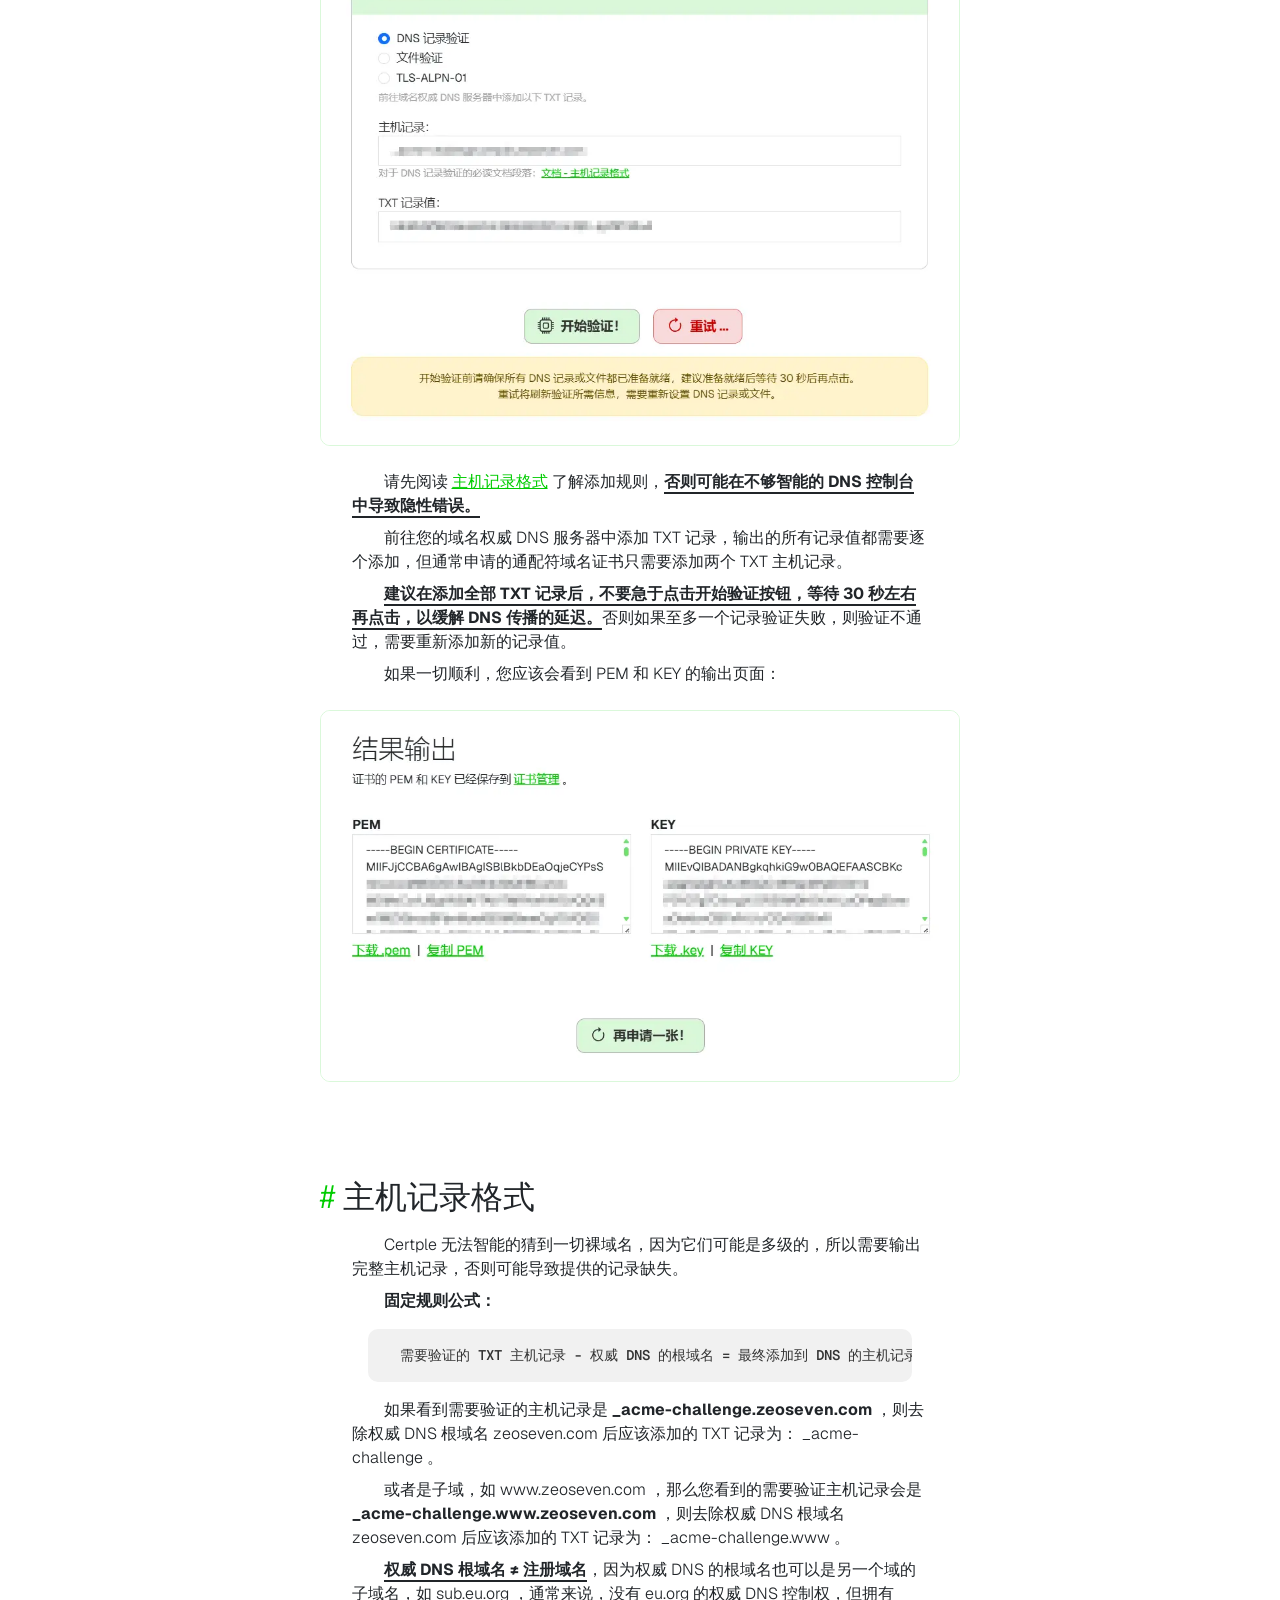
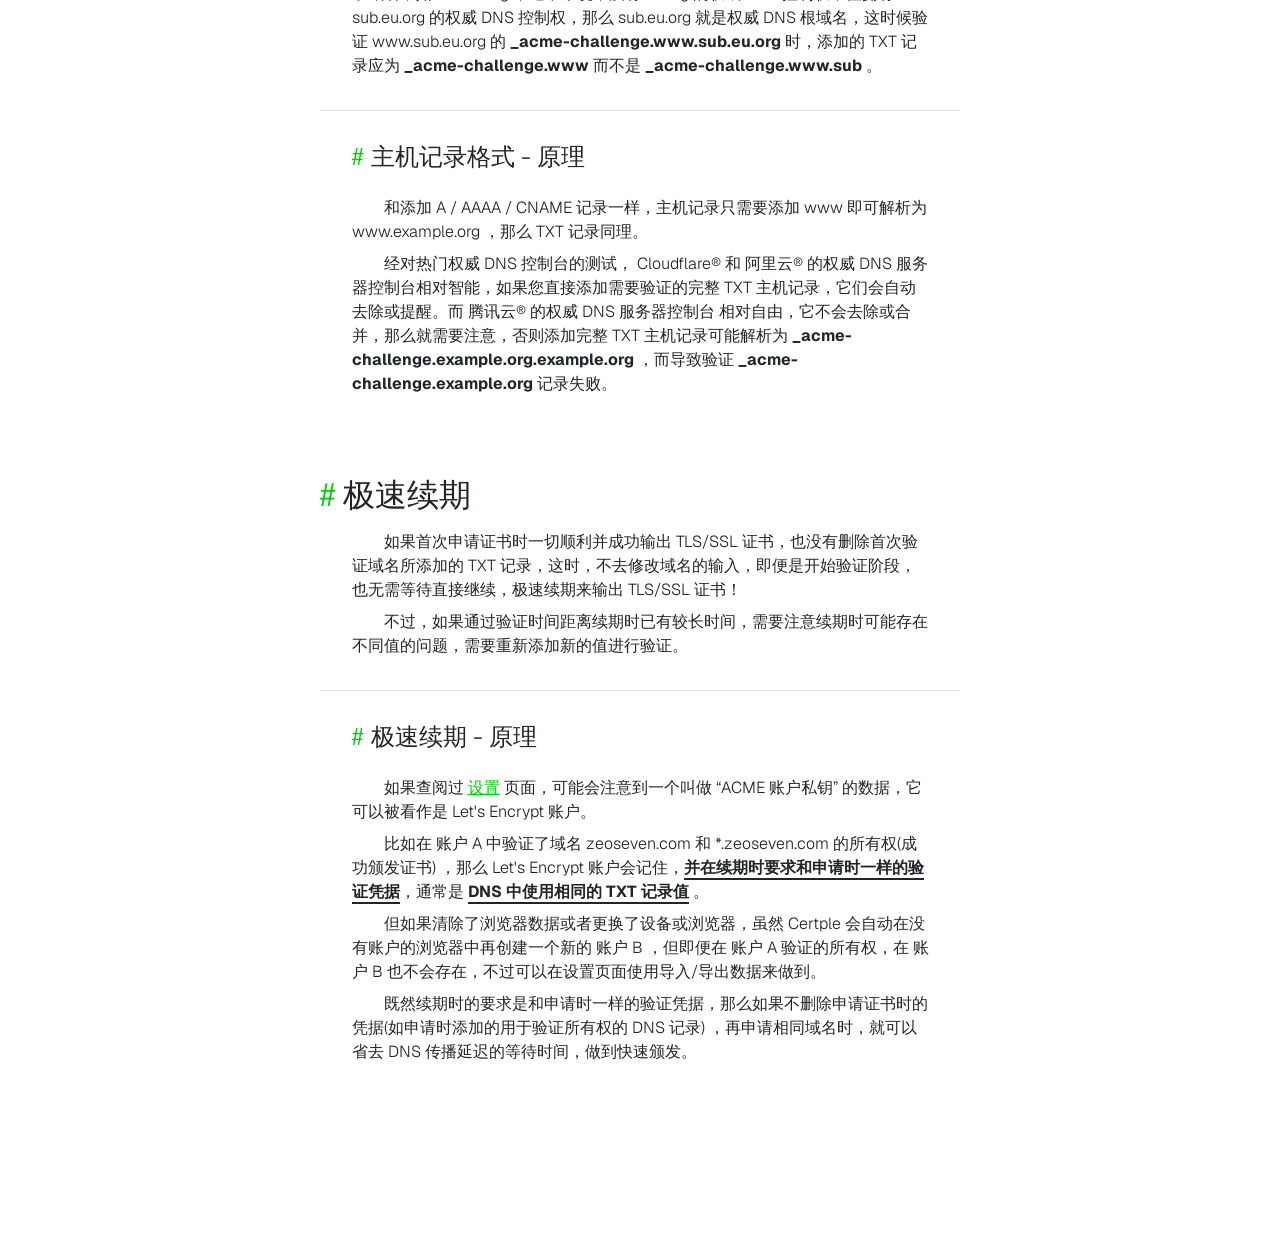
<file: docs/index.html>
<!DOCTYPE html><html><head><meta charSet="utf-8" data-next-head=""/><meta name="viewport" content="width=device-width, initial-scale=0.85" data-next-head=""/><meta http-equiv="X-UA-Compatible" content="IE=edge" data-next-head=""/><link rel="icon" href="/favicon.ico" type="image/x-icon" data-next-head=""/><title data-next-head="">文档 - Certple</title><link data-next-font="" rel="preconnect" href="/" crossorigin="anonymous"/><link rel="preload" href="/_next/static/chunks/04za3hu5nilvo.css" as="style"/><link rel="preload" href="/_next/static/chunks/0ybk8qji9phru.css" as="style"/><link rel="stylesheet" href="/_next/static/chunks/04za3hu5nilvo.css" data-n-g=""/><link rel="stylesheet" href="/_next/static/chunks/0ybk8qji9phru.css" data-n-g=""/><noscript data-n-css=""></noscript><script src="/_next/static/chunks/0k3eszl_95s3z.js" defer=""></script><script src="/_next/static/chunks/0qmgguome.ae5.js" defer=""></script><script src="/_next/static/chunks/0-y1.tkre_chk.js" defer=""></script><script src="/_next/static/chunks/05d~80nvqudcx.js" defer=""></script><script src="/_next/static/chunks/04xop7ehz5an7.js" defer=""></script><script src="/_next/static/chunks/turbopack-0oqe40f.ndeww.js" defer=""></script><script src="/_next/static/chunks/17xjz.ga0294x.js" defer=""></script><script src="/_next/static/chunks/0i7um1~-4kq1g.js" defer=""></script><script src="/_next/static/chunks/turbopack-0px_c~.ckf65~.js" defer=""></script><script src="/_next/static/F104UNX4KgRjzbDYaT0Zx/_buildManifest.js" defer=""></script><script src="/_next/static/F104UNX4KgRjzbDYaT0Zx/_ssgManifest.js" defer=""></script><script src="/_next/static/F104UNX4KgRjzbDYaT0Zx/_clientMiddlewareManifest.js" defer=""></script></head><body><div id="__next"><noscript><div style="position:fixed;top:0;left:0;width:100vw;height:100vh;z-index:5;background-color:#ffffff70;backdrop-filter:blur(1rem);display:flex;align-items:center;justify-content:center;color:#000000;text-align:center"><div style="padding:0 5vw;font-family:system-ui"><p>Certple 需要 JavaScript 才能正常工作，尝试开启浏览器 JavaScript 后刷新页面。</p></div></div></noscript><div class="navbar-btnDiv"><button class="navbar-btn"><svg xmlns="http://www.w3.org/2000/svg" viewBox="0 -960 960 960" fill="currentColor"><path d="M240-240v-480h80v480h-80Zm440 0L440-480l240-240 56 56-184 184 184 184-56 56Z"></path></svg><span class="ms-3">关闭边栏</span></button></div><div style="height:100vh;width:100%"><div style="display:flex"><nav class="" id="q-navbar-div"><div class="q-navbar"><div class="logo-div"><img alt="Certple Icon" loading="lazy" width="1446" height="423" decoding="async" data-nimg="1" style="color:transparent;width:100%;height:auto" src="/_next/static/media/icon.0_m-r58wt.qlk.png"/><p>2.7.7-alpha.3</p></div><div style="padding:0 .5rem"><a class="item " href="/"><svg xmlns="http://www.w3.org/2000/svg" fill="currentColor" viewBox="0 -960 960 960"><path d="m422-232 207-248H469l29-227-185 267h139l-30 208ZM320-80l40-280H160l360-520h80l-40 320h240L400-80h-80Zm151-390Z"></path></svg>申请证书</a><a class="item " href="/manage/"><svg xmlns="http://www.w3.org/2000/svg" fill="currentColor" viewBox="0 -960 960 960"><path d="m200-120-80-480h720l-80 480H200Zm67-80h426l51-320H216l51 320Zm133-160h160q17 0 28.5-11.5T600-400q0-17-11.5-28.5T560-440H400q-17 0-28.5 11.5T360-400q0 17 11.5 28.5T400-360ZM240-640q-17 0-28.5-11.5T200-680q0-17 11.5-28.5T240-720h480q17 0 28.5 11.5T760-680q0 17-11.5 28.5T720-640H240Zm80-120q-17 0-28.5-11.5T280-800q0-17 11.5-28.5T320-840h320q17 0 28.5 11.5T680-800q0 17-11.5 28.5T640-760H320Zm-53 560h426-426Z"></path></svg>证书管理</a><a class="item active" href="/docs/"><svg xmlns="http://www.w3.org/2000/svg" fill="currentColor" viewBox="0 -960 960 960"><path d="M400-400h160v-80H400v80Zm0-120h320v-80H400v80Zm0-120h320v-80H400v80Zm-80 400q-33 0-56.5-23.5T240-320v-480q0-33 23.5-56.5T320-880h480q33 0 56.5 23.5T880-800v480q0 33-23.5 56.5T800-240H320Zm0-80h480v-480H320v480ZM160-80q-33 0-56.5-23.5T80-160v-560h80v560h560v80H160Zm160-720v480-480Z"></path></svg>文档</a><a class="item " href="/settings/"><svg xmlns="http://www.w3.org/2000/svg" fill="currentColor" viewBox="0 -960 960 960"><path d="m370-80-16-128q-13-5-24.5-12T307-235l-119 50L78-375l103-78q-1-7-1-13.5v-27q0-6.5 1-13.5L78-585l110-190 119 50q11-8 23-15t24-12l16-128h220l16 128q13 5 24.5 12t22.5 15l119-50 110 190-103 78q1 7 1 13.5v27q0 6.5-2 13.5l103 78-110 190-118-50q-11 8-23 15t-24 12L590-80H370Zm70-80h79l14-106q31-8 57.5-23.5T639-327l99 41 39-68-86-65q5-14 7-29.5t2-31.5q0-16-2-31.5t-7-29.5l86-65-39-68-99 42q-22-23-48.5-38.5T533-694l-13-106h-79l-14 106q-31 8-57.5 23.5T321-633l-99-41-39 68 86 64q-5 15-7 30t-2 32q0 16 2 31t7 30l-86 65 39 68 99-42q22 23 48.5 38.5T427-266l13 106Zm42-180q58 0 99-41t41-99q0-58-41-99t-99-41q-59 0-99.5 41T342-480q0 58 40.5 99t99.5 41Zm-2-140Z"></path></svg>设置</a><a class="item " href="/more/"><svg xmlns="http://www.w3.org/2000/svg" fill="currentColor" viewBox="0 -960 960 960"><path d="M440-280h80v-240h-80v240Zm40-320q17 0 28.5-11.5T520-640q0-17-11.5-28.5T480-680q-17 0-28.5 11.5T440-640q0 17 11.5 28.5T480-600Zm0 520q-83 0-156-31.5T197-197q-54-54-85.5-127T80-480q0-83 31.5-156T197-763q54-54 127-85.5T480-880q83 0 156 31.5T763-763q54 54 85.5 127T880-480q0 83-31.5 156T763-197q-54 54-127 85.5T480-80Zm0-80q134 0 227-93t93-227q0-134-93-227t-227-93q-134 0-227 93t-93 227q0 134 93 227t227 93Zm0-320Z"></path></svg>关于</a><a class="item " href="/home/"><svg xmlns="http://www.w3.org/2000/svg" fill="currentColor" viewBox="0 -960 960 960"><path d="M260-320q47 0 91.5 10.5T440-278v-394q-41-24-87-36t-93-12q-36 0-71.5 7T120-692v396q35-12 69.5-18t70.5-6Zm260 42q44-21 88.5-31.5T700-320q36 0 70.5 6t69.5 18v-396q-33-14-68.5-21t-71.5-7q-47 0-93 12t-87 36v394Zm-40 118q-48-38-104-59t-116-21q-42 0-82.5 11T100-198q-21 11-40.5-1T40-234v-482q0-11 5.5-21T62-752q46-24 96-36t102-12q58 0 113.5 15T480-740q51-30 106.5-45T700-800q52 0 102 12t96 36q11 5 16.5 15t5.5 21v482q0 23-19.5 35t-40.5 1q-37-20-77.5-31T700-240q-60 0-116 21t-104 59ZM280-494Z"></path></svg>首页</a><a href="https://github.com/zeoseven/certple" target="_blank" class="item"><svg xmlns="http://www.w3.org/2000/svg" fill="currentColor" viewBox="0 0 16 16"><path d="M8 0C3.58 0 0 3.58 0 8c0 3.54 2.29 6.53 5.47 7.59.4.07.55-.17.55-.38 0-.19-.01-.82-.01-1.49-2.01.37-2.53-.49-2.69-.94-.09-.23-.48-.94-.82-1.13-.28-.15-.68-.52-.01-.53.63-.01 1.08.58 1.23.82.72 1.21 1.87.87 2.33.66.07-.52.28-.87.51-1.07-1.78-.2-3.64-.89-3.64-3.95 0-.87.31-1.59.82-2.15-.08-.2-.36-1.02.08-2.12 0 0 .67-.21 2.2.82.64-.18 1.32-.27 2-.27s1.36.09 2 .27c1.53-1.04 2.2-.82 2.2-.82.44 1.1.16 1.92.08 2.12.51.56.82 1.27.82 2.15 0 3.07-1.87 3.75-3.65 3.95.29.25.54.73.54 1.48 0 1.07-.01 1.93-.01 2.2 0 .21.15.46.55.38A8.01 8.01 0 0 0 16 8c0-4.42-3.58-8-8-8"></path></svg>GitHub</a><a href="https://zeoseven.com/sponsors/" target="_blank" class="item"><svg xmlns="http://www.w3.org/2000/svg" fill="currentColor" viewBox="0 -960 960 960"><path d="M440-501Zm0 381L313-234q-72-65-123.5-116t-85-96q-33.5-45-49-87T40-621q0-94 63-156.5T260-840q52 0 99 22t81 62q34-40 81-62t99-22q81 0 136 45.5T831-680h-85q-18-40-53-60t-73-20q-51 0-88 27.5T463-660h-46q-31-45-70.5-72.5T260-760q-57 0-98.5 39.5T120-621q0 33 14 67t50 78.5q36 44.5 98 104T440-228q26-23 61-53t56-50l9 9 19.5 19.5L605-283l9 9q-22 20-56 49.5T498-172l-58 52Zm280-160v-120H600v-80h120v-120h80v120h120v80H800v120h-80Z"></path></svg>捐助</a></div></div></nav><main style="flex:1;overflow:auto"><div style="padding:.5rem 1rem;min-width:320px;min-height:100vh"><div style="padding-bottom:10vh"><div class="container"><div class="row justify-content-center pt-4"><div class="col-12 col-lg-7"><h1 class="fw-bold mb-4">文档</h1><div class="documents"><div class="mb-5">Certple 中的一切高级方法和限制都基于 Certple 的证书颁发机构 Let&#x27;s Encrypt 的 <a href="https://letsencrypt.org/zh-cn/docs/#%E7%94%A8%E6%88%B7%E4%BF%A1%E6%81%AF" target="_blank" rel="noopener nofollow">高级用户信息</a> 和 <a href="https://letsencrypt.org/zh-cn/docs/rate-limits/" target="_blank" rel="noopener nofollow">速率限制</a> ，这是不可避免的防止滥用措施。</div><h3 class="fw-light">目录</h3><div class="px-4 mulu"><a href="#首次申请证书">首次申请证书</a><div class="ps-4"><a href="#域名">域名</a><a href="#域名格式示例">域名格式示例</a><a href="#高级选项 - 证书类型(私钥)">高级选项 - 证书类型(私钥)</a><a href="#验证域名所有权">验证域名所有权</a></div><a href="#主机记录格式">主机记录格式</a><div class="ps-4"><a href="#主机记录格式 - 原理">主机记录格式 - 原理</a></div><a href="#极速续期">极速续期</a><div class="ps-4"><a href="#极速续期 - 原理">极速续期 - 原理</a></div></div><div><h2 id="首次申请证书"><a href="#首次申请证书">#</a><span class="ms-2">首次申请证书</span></h2><p>首次申请证书可能相对缓慢，并没有续期时极速颁发的高效率。</p><p>首先，在 <a href="/" target="_blank">申请证书</a> 页面，您可能会看到这样的内容：</p><img alt="" loading="lazy" width="993" height="698" decoding="async" data-nimg="1" style="color:transparent" src="/_next/static/media/01.0j~vgm.~p2d88.webp"/><h4 id="域名"><a href="#域名">#</a><span class="ms-2">域名</span></h4><p>多个域名以 <strong>英文逗号(,)</strong> 分隔。</p><p><strong>您输入的域名越多，需要提供的验证凭据越多，因为它们需要逐个验证，所以如果不是特殊需求而使用多域名证书，则更推荐通配符证书，因为通配符证书只需要提供两个凭据。</strong></p><p>域名填写裸域，比如 <strong>example.org, *.example.org</strong> 即可申请覆盖主域 example.org 及子域 blog.example.org、bbs.example.org 等域名的 TLS/SSL 证书。</p><p>申请通配符证书需要向 DNS 添加 2 个相同主机记录但记录值不同的 TXT 记录。</p><p>您也可以精确匹配，比如只输入 www.example.org 来申请只覆盖 www 的单域名证书，或者输入 example.org, blog.example.org 来申请只覆盖主域名和 Blog 域名的多域名证书，但多域名证书通常直接使用通配符证书。</p><h4 id="域名格式示例"><a href="#域名格式示例">#</a><span class="ms-2">域名格式示例</span></h4><p>比如 ZeoSeven 的主站域名是 zeoseven.com ，而 Certple 的域名是 certple.zeoseven.com ，它是 zeoseven.com 的子域名，那么如果我想要只覆盖它们，就可以在域名框中输入：</p><pre>zeoseven.com, certple.zeoseven.com</pre><p>然而， ZeoSeven 还有一个 fonts.zeoseven.com ，如果想要覆盖它们，可以填写：</p><pre>zeoseven.com, certple.zeoseven.com, fonts.zeoseven.com</pre><p>不过，通配符证书只需要添加两个 TXT 记录或文件，而这样则需要添加三个，如果子域名特别多呢？不可能一个一个验证，那样实在是过于麻烦，那么可以用 通配符(*) 。</p><pre>zeoseven.com, *.zeoseven.com</pre><p>这样以来，即可覆盖包括 zeoseven.com, www.zeoseven.com, certple.zeoseven.com, fonts.zeoseven.com ，甚至不使用的 bbs.zeoseven.com, api.zeoseven.com, blog.zeoseven.com 等一切子域名都可使用同一个 PEM 和 KEY 来开启 HTTPS 。</p><p>当然，因为 通配符(*) 匹配任何字符的特性，可以更方便的覆盖所有子域，但如果是 *.zeoseven.com ，则实际上只匹配 .zeoseven.com 前面任何英文字母和连字符，但如果遇到子域名的子域名，如：</p><pre>pan.blog.zeoseven.com</pre><p>那么它将不会被匹配，因为通配符(*) 只匹配到 zeoseven.com 前面，而不会匹配到 blog.zeoseven.com 前面，所以需要添加：</p><pre>zeoseven.com, *.zeoseven.com, *.blog.zeoseven.com</pre><p>需要注意：证书中的 通配符(*) 每 1 段域名或子域名只能使用 1 个，所以 *.*.zeoseven.com 是不可用的。</p><h4 id="高级选项 - 证书类型(私钥)"><a href="#高级选项 - 证书类型(私钥)">#</a><span class="ms-2">高级选项 - 证书类型(私钥)</span></h4><p>通常选择自动，如果您的服务器是相对较新的版本，支持 ECC 椭圆加密算法，那么应该选择 ECC ，因为它提供更好的安全性和效率。而 RSA 因存在历史较 ECC 更久远，所以 <strong>RSA 的兼容性更强，但效率并不如 ECC</strong> 。</p><h4 id="验证域名所有权"><a href="#验证域名所有权">#</a><span class="ms-2">验证域名所有权</span></h4><p>以 certple.zeoseven.com 为例，当在输入信息页面点击 “继续” 按钮后， Certple 会输出需要验证的信息详情和选择验证方法。</p><p>不论什么， Certple 更推荐使用 DNS 记录验证，因为它通常来说相对其它验证方式更容易。</p><p>输出的信息看起来像这样：</p><img alt="" loading="lazy" width="972" height="901" decoding="async" data-nimg="1" style="color:transparent" src="/_next/static/media/02.0zxxihy2~yqo_.webp"/><p>请先阅读 <a href="#主机记录格式">主机记录格式</a> 了解添加规则，<strong>否则可能在不够智能的 DNS 控制台中导致隐性错误。</strong></p><p>前往您的域名权威 DNS 服务器中添加 TXT 记录，输出的所有记录值都需要逐个添加，但通常申请的通配符域名证书只需要添加两个 TXT 主机记录。</p><p><strong>建议在添加全部 TXT 记录后，不要急于点击开始验证按钮，等待 30 秒左右再点击，以缓解 DNS 传播的延迟。</strong>否则如果至多一个记录验证失败，则验证不通过，需要重新添加新的记录值。</p><p>如果一切顺利，您应该会看到 PEM 和 KEY 的输出页面：</p><img alt="" loading="lazy" width="979" height="568" decoding="async" data-nimg="1" style="color:transparent" src="/_next/static/media/03.0qxg3ub~0uvm3.webp"/></div><div><h2 id="主机记录格式"><a href="#主机记录格式">#</a><span class="ms-2">主机记录格式</span></h2><p>Certple 无法智能的猜到一切裸域名，因为它们可能是多级的，所以需要输出完整主机记录，否则可能导致提供的记录缺失。</p><p><b>固定规则公式：</b></p><pre>需要验证的 TXT 主机记录 - 权威 DNS 的根域名 = 最终添加到 DNS 的主机记录</pre><p>如果看到需要验证的主机记录是 <b>_acme-challenge.zeoseven.com</b> ，则去除权威 DNS 根域名 zeoseven.com 后应该添加的 TXT 记录为： _acme-challenge 。</p><p>或者是子域，如 www.zeoseven.com ，那么您看到的需要验证主机记录会是 <b>_acme-challenge.www.zeoseven.com</b> ，则去除权威 DNS 根域名 zeoseven.com 后应该添加的 TXT 记录为： _acme-challenge.www 。</p><p><strong>权威 DNS 根域名 ≠ 注册域名</strong>，因为权威 DNS 的根域名也可以是另一个域的子域名，如 sub.eu.org ，通常来说，没有 eu.org 的权威 DNS 控制权，但拥有 sub.eu.org 的权威 DNS 控制权，那么 sub.eu.org 就是权威 DNS 根域名，这时候验证 www.sub.eu.org 的 <b>_acme-challenge.www.sub.eu.org</b> 时，添加的 TXT 记录应为 <b>_acme-challenge.www</b> 而不是 <b>_acme-challenge.www.sub</b> 。</p><h4 id="主机记录格式 - 原理"><a href="#主机记录格式 - 原理">#</a><span class="ms-2">主机记录格式 - 原理</span></h4><p>和添加 A / AAAA / CNAME 记录一样，主机记录只需要添加 www 即可解析为 www.example.org ，那么 TXT 记录同理。</p><p>经对热门权威 DNS 控制台的测试， Cloudflare® 和 阿里云® 的权威 DNS 服务器控制台相对智能，如果您直接添加需要验证的完整 TXT 主机记录，它们会自动去除或提醒。而 腾讯云® 的权威 DNS 服务器控制台 相对自由，它不会去除或合并，那么就需要注意，否则添加完整 TXT 主机记录可能解析为 <b>_acme-challenge.example.org.example.org</b> ，而导致验证 <b>_acme-challenge.example.org</b> 记录失败。</p></div><div><h2 id="极速续期"><a href="#极速续期">#</a><span class="ms-2">极速续期</span></h2><p>如果首次申请证书时一切顺利并成功输出 TLS/SSL 证书，也没有删除首次验证域名所添加的 TXT 记录，这时，不去修改域名的输入，即便是开始验证阶段，也无需等待直接继续，极速续期来输出 TLS/SSL 证书！</p><p>不过，如果通过验证时间距离续期时已有较长时间，需要注意续期时可能存在不同值的问题，需要重新添加新的值进行验证。</p><h4 id="极速续期 - 原理"><a href="#极速续期 - 原理">#</a><span class="ms-2">极速续期 - 原理</span></h4><p>如果查阅过 <a href="../settings/">设置</a> 页面，可能会注意到一个叫做 “ACME 账户私钥” 的数据，它可以被看作是 Let&#x27;s Encrypt 账户。</p><p>比如在 账户 A 中验证了域名 zeoseven.com 和 *.zeoseven.com 的所有权(成功颁发证书) ，那么 Let&#x27;s Encrypt 账户会记住，<strong>并在续期时要求和申请时一样的验证凭据</strong>，通常是 <strong>DNS 中使用相同的 TXT 记录值</strong> 。</p><p>但如果清除了浏览器数据或者更换了设备或浏览器，虽然 Certple 会自动在没有账户的浏览器中再创建一个新的 账户 B ，但即便在 账户 A 验证的所有权，在 账户 B 也不会存在，不过可以在设置页面使用导入/导出数据来做到。</p><p>既然续期时的要求是和申请时一样的验证凭据，那么如果不删除申请证书时的凭据(如申请时添加的用于验证所有权的 DNS 记录) ，再申请相同域名时，就可以省去 DNS 传播延迟的等待时间，做到快速颁发。</p></div></div></div></div></div></div></div></main></div></div></div><script id="__NEXT_DATA__" type="application/json">{"props":{"pageProps":{}},"page":"/docs","query":{},"buildId":"F104UNX4KgRjzbDYaT0Zx","nextExport":true,"autoExport":true,"isFallback":false,"scriptLoader":[]}</script></body></html>
</file>
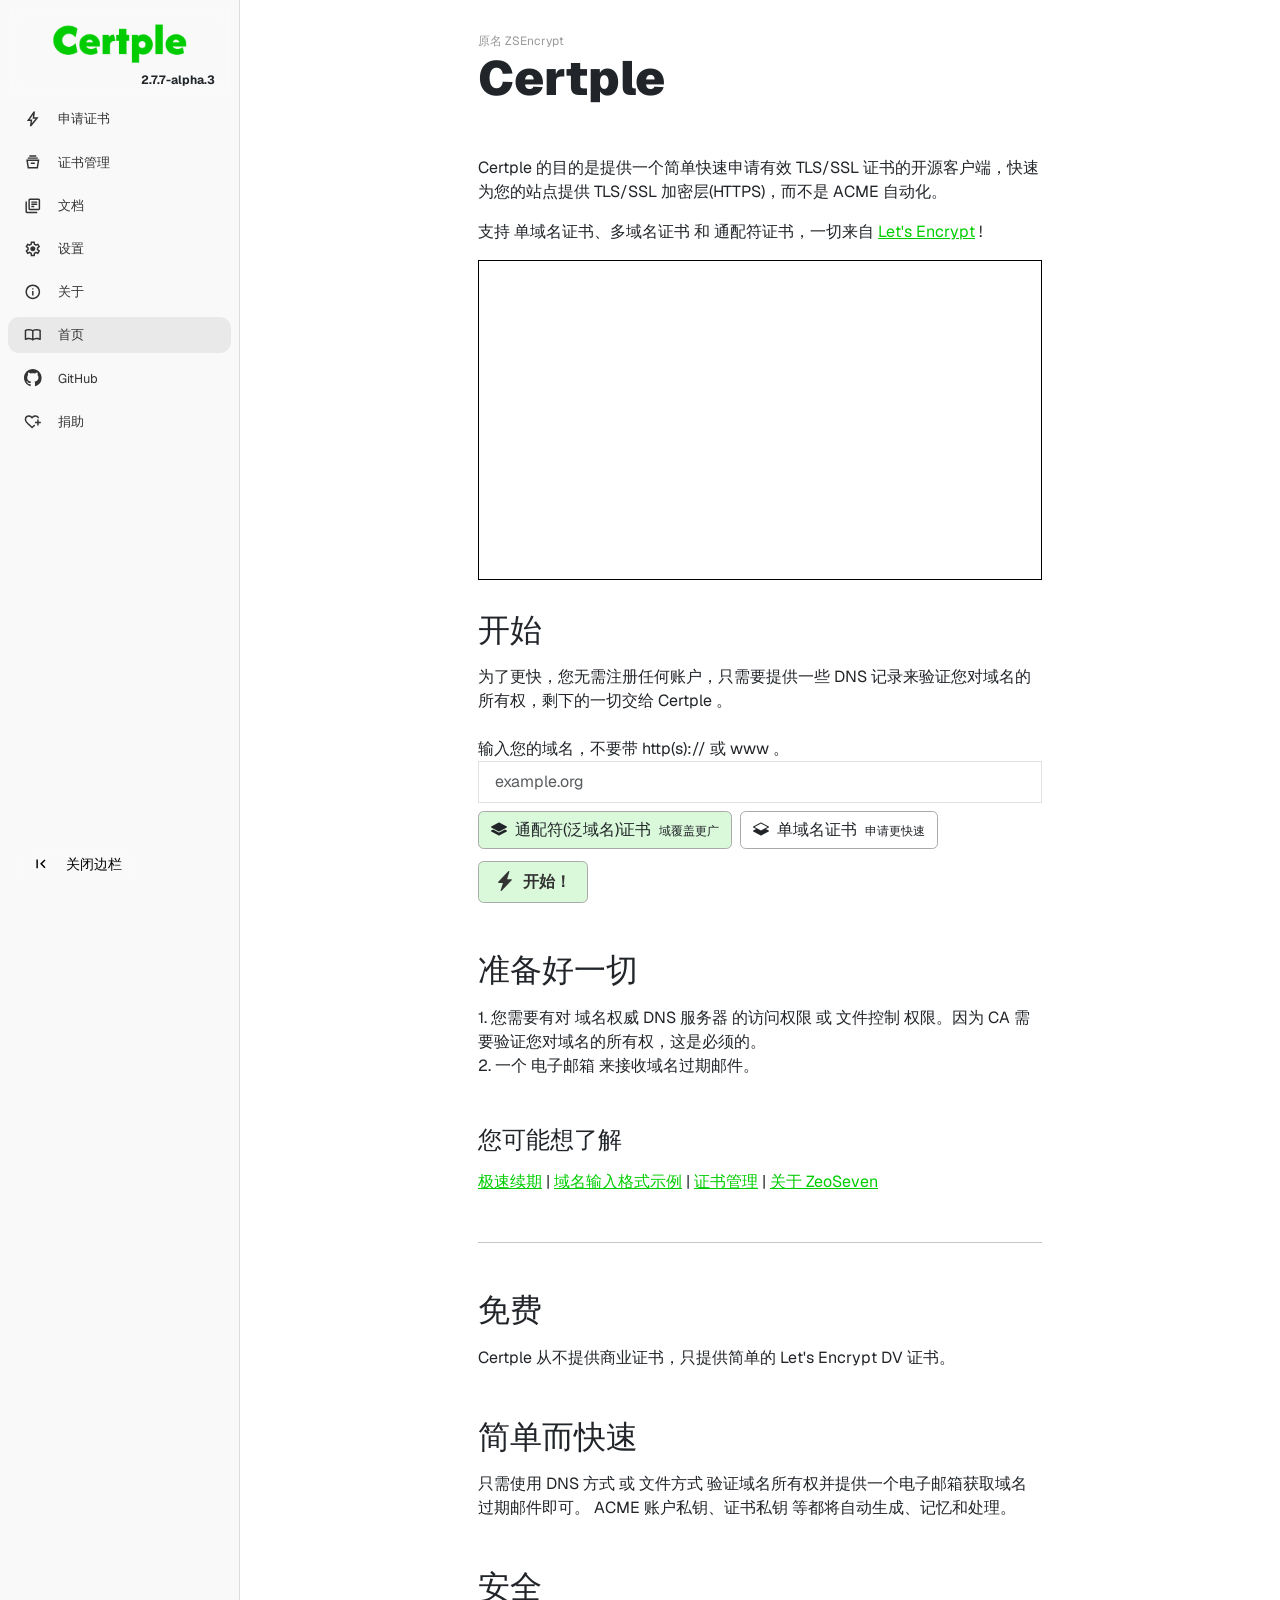
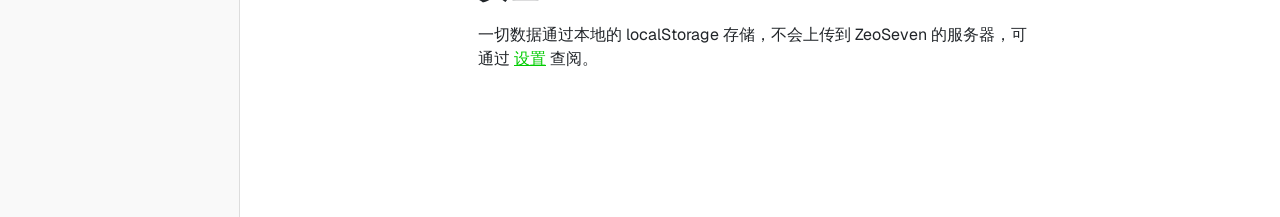
<file: home/index.html>
<!DOCTYPE html><html><head><meta charSet="utf-8" data-next-head=""/><meta name="viewport" content="width=device-width, initial-scale=0.85" data-next-head=""/><meta http-equiv="X-UA-Compatible" content="IE=edge" data-next-head=""/><link rel="icon" href="/favicon.ico" type="image/x-icon" data-next-head=""/><title data-next-head="">Certple - 简单快速的申请免费 TLS/SSL 证书</title><meta name="keywords" content="Certple,免费SSL证书,SSL,证书,免费证书,单域名证书,多域名证书,通配符证书,SSL证书申请,TLS证书,https证书,DV证书" data-next-head=""/><link data-next-font="" rel="preconnect" href="/" crossorigin="anonymous"/><link rel="preload" href="/_next/static/chunks/04za3hu5nilvo.css" as="style"/><link rel="preload" href="/_next/static/chunks/0ybk8qji9phru.css" as="style"/><link rel="stylesheet" href="/_next/static/chunks/04za3hu5nilvo.css" data-n-g=""/><link rel="stylesheet" href="/_next/static/chunks/0ybk8qji9phru.css" data-n-g=""/><noscript data-n-css=""></noscript><script src="/_next/static/chunks/0k3eszl_95s3z.js" defer=""></script><script src="/_next/static/chunks/0qmgguome.ae5.js" defer=""></script><script src="/_next/static/chunks/0-y1.tkre_chk.js" defer=""></script><script src="/_next/static/chunks/05d~80nvqudcx.js" defer=""></script><script src="/_next/static/chunks/04xop7ehz5an7.js" defer=""></script><script src="/_next/static/chunks/turbopack-0oqe40f.ndeww.js" defer=""></script><script src="/_next/static/chunks/08ez3t-nr4ahp.js" defer=""></script><script src="/_next/static/chunks/turbopack-06e03lzx8gbtx.js" defer=""></script><script src="/_next/static/F104UNX4KgRjzbDYaT0Zx/_buildManifest.js" defer=""></script><script src="/_next/static/F104UNX4KgRjzbDYaT0Zx/_ssgManifest.js" defer=""></script><script src="/_next/static/F104UNX4KgRjzbDYaT0Zx/_clientMiddlewareManifest.js" defer=""></script></head><body><div id="__next"><noscript><div style="position:fixed;top:0;left:0;width:100vw;height:100vh;z-index:5;background-color:#ffffff70;backdrop-filter:blur(1rem);display:flex;align-items:center;justify-content:center;color:#000000;text-align:center"><div style="padding:0 5vw;font-family:system-ui"><p>Certple 需要 JavaScript 才能正常工作，尝试开启浏览器 JavaScript 后刷新页面。</p></div></div></noscript><div class="navbar-btnDiv"><button class="navbar-btn"><svg xmlns="http://www.w3.org/2000/svg" viewBox="0 -960 960 960" fill="currentColor"><path d="M240-240v-480h80v480h-80Zm440 0L440-480l240-240 56 56-184 184 184 184-56 56Z"></path></svg><span class="ms-3">关闭边栏</span></button></div><div style="height:100vh;width:100%"><div style="display:flex"><nav class="" id="q-navbar-div"><div class="q-navbar"><div class="logo-div"><img alt="Certple Icon" loading="lazy" width="1446" height="423" decoding="async" data-nimg="1" style="color:transparent;width:100%;height:auto" src="/_next/static/media/icon.0_m-r58wt.qlk.png"/><p>2.7.7-alpha.3</p></div><div style="padding:0 .5rem"><a class="item " href="/"><svg xmlns="http://www.w3.org/2000/svg" fill="currentColor" viewBox="0 -960 960 960"><path d="m422-232 207-248H469l29-227-185 267h139l-30 208ZM320-80l40-280H160l360-520h80l-40 320h240L400-80h-80Zm151-390Z"></path></svg>申请证书</a><a class="item " href="/manage/"><svg xmlns="http://www.w3.org/2000/svg" fill="currentColor" viewBox="0 -960 960 960"><path d="m200-120-80-480h720l-80 480H200Zm67-80h426l51-320H216l51 320Zm133-160h160q17 0 28.5-11.5T600-400q0-17-11.5-28.5T560-440H400q-17 0-28.5 11.5T360-400q0 17 11.5 28.5T400-360ZM240-640q-17 0-28.5-11.5T200-680q0-17 11.5-28.5T240-720h480q17 0 28.5 11.5T760-680q0 17-11.5 28.5T720-640H240Zm80-120q-17 0-28.5-11.5T280-800q0-17 11.5-28.5T320-840h320q17 0 28.5 11.5T680-800q0 17-11.5 28.5T640-760H320Zm-53 560h426-426Z"></path></svg>证书管理</a><a class="item " href="/docs/"><svg xmlns="http://www.w3.org/2000/svg" fill="currentColor" viewBox="0 -960 960 960"><path d="M400-400h160v-80H400v80Zm0-120h320v-80H400v80Zm0-120h320v-80H400v80Zm-80 400q-33 0-56.5-23.5T240-320v-480q0-33 23.5-56.5T320-880h480q33 0 56.5 23.5T880-800v480q0 33-23.5 56.5T800-240H320Zm0-80h480v-480H320v480ZM160-80q-33 0-56.5-23.5T80-160v-560h80v560h560v80H160Zm160-720v480-480Z"></path></svg>文档</a><a class="item " href="/settings/"><svg xmlns="http://www.w3.org/2000/svg" fill="currentColor" viewBox="0 -960 960 960"><path d="m370-80-16-128q-13-5-24.5-12T307-235l-119 50L78-375l103-78q-1-7-1-13.5v-27q0-6.5 1-13.5L78-585l110-190 119 50q11-8 23-15t24-12l16-128h220l16 128q13 5 24.5 12t22.5 15l119-50 110 190-103 78q1 7 1 13.5v27q0 6.5-2 13.5l103 78-110 190-118-50q-11 8-23 15t-24 12L590-80H370Zm70-80h79l14-106q31-8 57.5-23.5T639-327l99 41 39-68-86-65q5-14 7-29.5t2-31.5q0-16-2-31.5t-7-29.5l86-65-39-68-99 42q-22-23-48.5-38.5T533-694l-13-106h-79l-14 106q-31 8-57.5 23.5T321-633l-99-41-39 68 86 64q-5 15-7 30t-2 32q0 16 2 31t7 30l-86 65 39 68 99-42q22 23 48.5 38.5T427-266l13 106Zm42-180q58 0 99-41t41-99q0-58-41-99t-99-41q-59 0-99.5 41T342-480q0 58 40.5 99t99.5 41Zm-2-140Z"></path></svg>设置</a><a class="item " href="/more/"><svg xmlns="http://www.w3.org/2000/svg" fill="currentColor" viewBox="0 -960 960 960"><path d="M440-280h80v-240h-80v240Zm40-320q17 0 28.5-11.5T520-640q0-17-11.5-28.5T480-680q-17 0-28.5 11.5T440-640q0 17 11.5 28.5T480-600Zm0 520q-83 0-156-31.5T197-197q-54-54-85.5-127T80-480q0-83 31.5-156T197-763q54-54 127-85.5T480-880q83 0 156 31.5T763-763q54 54 85.5 127T880-480q0 83-31.5 156T763-197q-54 54-127 85.5T480-80Zm0-80q134 0 227-93t93-227q0-134-93-227t-227-93q-134 0-227 93t-93 227q0 134 93 227t227 93Zm0-320Z"></path></svg>关于</a><a class="item active" href="/home/"><svg xmlns="http://www.w3.org/2000/svg" fill="currentColor" viewBox="0 -960 960 960"><path d="M260-320q47 0 91.5 10.5T440-278v-394q-41-24-87-36t-93-12q-36 0-71.5 7T120-692v396q35-12 69.5-18t70.5-6Zm260 42q44-21 88.5-31.5T700-320q36 0 70.5 6t69.5 18v-396q-33-14-68.5-21t-71.5-7q-47 0-93 12t-87 36v394Zm-40 118q-48-38-104-59t-116-21q-42 0-82.5 11T100-198q-21 11-40.5-1T40-234v-482q0-11 5.5-21T62-752q46-24 96-36t102-12q58 0 113.5 15T480-740q51-30 106.5-45T700-800q52 0 102 12t96 36q11 5 16.5 15t5.5 21v482q0 23-19.5 35t-40.5 1q-37-20-77.5-31T700-240q-60 0-116 21t-104 59ZM280-494Z"></path></svg>首页</a><a href="https://github.com/zeoseven/certple" target="_blank" class="item"><svg xmlns="http://www.w3.org/2000/svg" fill="currentColor" viewBox="0 0 16 16"><path d="M8 0C3.58 0 0 3.58 0 8c0 3.54 2.29 6.53 5.47 7.59.4.07.55-.17.55-.38 0-.19-.01-.82-.01-1.49-2.01.37-2.53-.49-2.69-.94-.09-.23-.48-.94-.82-1.13-.28-.15-.68-.52-.01-.53.63-.01 1.08.58 1.23.82.72 1.21 1.87.87 2.33.66.07-.52.28-.87.51-1.07-1.78-.2-3.64-.89-3.64-3.95 0-.87.31-1.59.82-2.15-.08-.2-.36-1.02.08-2.12 0 0 .67-.21 2.2.82.64-.18 1.32-.27 2-.27s1.36.09 2 .27c1.53-1.04 2.2-.82 2.2-.82.44 1.1.16 1.92.08 2.12.51.56.82 1.27.82 2.15 0 3.07-1.87 3.75-3.65 3.95.29.25.54.73.54 1.48 0 1.07-.01 1.93-.01 2.2 0 .21.15.46.55.38A8.01 8.01 0 0 0 16 8c0-4.42-3.58-8-8-8"></path></svg>GitHub</a><a href="https://zeoseven.com/sponsors/" target="_blank" class="item"><svg xmlns="http://www.w3.org/2000/svg" fill="currentColor" viewBox="0 -960 960 960"><path d="M440-501Zm0 381L313-234q-72-65-123.5-116t-85-96q-33.5-45-49-87T40-621q0-94 63-156.5T260-840q52 0 99 22t81 62q34-40 81-62t99-22q81 0 136 45.5T831-680h-85q-18-40-53-60t-73-20q-51 0-88 27.5T463-660h-46q-31-45-70.5-72.5T260-760q-57 0-98.5 39.5T120-621q0 33 14 67t50 78.5q36 44.5 98 104T440-228q26-23 61-53t56-50l9 9 19.5 19.5L605-283l9 9q-22 20-56 49.5T498-172l-58 52Zm280-160v-120H600v-80h120v-120h80v120h120v80H800v120h-80Z"></path></svg>捐助</a></div></div></nav><main style="flex:1;overflow:auto"><div style="padding:.5rem 1rem;min-width:320px;min-height:100vh"><div style="padding-bottom:10vh"><div class="container"><div class="row justify-content-center pt-4"><div class="col-12 col-lg-7"><div class="mb-5"><p class="fs-12 color-9">原名 ZSEncrypt</p><h1 class="display-5" style="font-weight:900">Certple</h1></div><div class="mb-3"><p class="mb-3">Certple 的目的是提供一个简单快速申请有效 TLS/SSL 证书的开源客户端，快速为您的站点提供 TLS/SSL 加密层(HTTPS)，而不是 ACME 自动化。</p><p>支持 单域名证书、多域名证书 和 通配符证书，一切来自 <a href="https://letsencrypt.org/" target="_blank">Let&#x27;s Encrypt</a> !</p></div><div class="mb-4"><iframe src="//player.bilibili.com/player.html?isOutside=true&amp;aid=113646394934724&amp;bvid=BV1KRBuYrEjo&amp;cid=27326941466&amp;p=1" allowfullscreen="false" style="width:100%;height:20rem;border:1px solid #000"></iframe></div><div class="mb-4"><h2 class="fw-light mb-3" id="开始">开始</h2><p>为了更快，您无需注册任何账户，只需要提供一些 DNS 记录来验证您对域名的所有权，剩下的一切交给 Certple 。</p></div><div class="mb-5"><form action="/" method="get"><div><p>输入您的域名，不要带 http(s):// 或 www 。</p><input class="form-control q-form" placeholder="example.org" required="" name="domain"/></div><div class="mt-2 mb-1"><input type="radio" id="q-private1" class="d-none" name="type" checked="" value="1"/><label for="q-private1" class="label-radio"><svg xmlns="http://www.w3.org/2000/svg" width="16" height="16" fill="currentColor" class="bi bi-layers-fill" viewBox="0 0 16 16"><path d="M7.765 1.559a.5.5 0 0 1 .47 0l7.5 4a.5.5 0 0 1 0 .882l-7.5 4a.5.5 0 0 1-.47 0l-7.5-4a.5.5 0 0 1 0-.882z"></path><path d="m2.125 8.567-1.86.992a.5.5 0 0 0 0 .882l7.5 4a.5.5 0 0 0 .47 0l7.5-4a.5.5 0 0 0 0-.882l-1.86-.992-5.17 2.756a1.5 1.5 0 0 1-1.41 0z"></path></svg><span class="ms-2">通配符(泛域名)证书<span class="fs-12 ms-2">域覆盖更广</span></span></label><input type="radio" id="q-private0" class="d-none" name="type" value="0"/><label for="q-private0" class="label-radio"><svg xmlns="http://www.w3.org/2000/svg" width="16" height="16" fill="currentColor" class="bi bi-layers-half" viewBox="0 0 16 16"><path d="M8.235 1.559a.5.5 0 0 0-.47 0l-7.5 4a.5.5 0 0 0 0 .882L3.188 8 .264 9.559a.5.5 0 0 0 0 .882l7.5 4a.5.5 0 0 0 .47 0l7.5-4a.5.5 0 0 0 0-.882L12.813 8l2.922-1.559a.5.5 0 0 0 0-.882zM8 9.433 1.562 6 8 2.567 14.438 6z"></path></svg><span class="ms-2">单域名证书<span class="fs-12 ms-2">申请更快速</span></span></label></div><div><button type="submit" class="btn q-btn"><svg xmlns="http://www.w3.org/2000/svg" width="20" height="20" fill="currentColor" class="bi bi-lightning-charge-fill" viewBox="0 0 16 16"><path d="M11.251.068a.5.5 0 0 1 .227.58L9.677 6.5H13a.5.5 0 0 1 .364.843l-8 8.5a.5.5 0 0 1-.842-.49L6.323 9.5H3a.5.5 0 0 1-.364-.843l8-8.5a.5.5 0 0 1 .615-.09z"></path></svg><span class="ms-2">开始！</span></button></div></form></div><div class="mb-5"><h2 class="fw-light mb-3">准备好一切</h2><p class="dl">1. 您需要有对 <qd>域名权威 DNS 服务器</qd> 的访问权限 或 <qd>文件控制</qd> 权限。因为 CA 需要验证您对域名的所有权，这是必须的。</p><p class="dl">2. 一个 <qd>电子邮箱</qd> 来接收域名过期邮件。</p></div><div class="mb-5"><h4 class="fw-light mb-3">您可能想了解</h4><a href="/docs/#%E6%9E%81%E9%80%9F%E7%BB%AD%E6%9C%9F">极速续期</a><span> | </span><a href="/docs/#%E5%9F%9F%E5%90%8D%E6%A0%BC%E5%BC%8F%E7%A4%BA%E4%BE%8B">域名输入格式示例</a><span> | </span><a href="/manage/">证书管理</a><span> | </span><a href="https://zeoseven.com/about/" target="_blank">关于 ZeoSeven</a></div><hr class="my-5 mx-0 p-0"/><div class="mb-5"><h2 class="fw-light mb-3">免费</h2><p>Certple 从不提供商业证书，只提供简单的 Let&#x27;s Encrypt DV 证书。</p></div><div class="mb-5"><h2 class="fw-light mb-3">简单而快速</h2><p class="mb-3">只需使用 DNS 方式 或 文件方式 验证域名所有权并提供一个电子邮箱获取域名过期邮件即可。 ACME 账户私钥、证书私钥 等都将自动生成、记忆和处理。</p></div><div class="mb-5"><h2 class="fw-light mb-3">安全</h2><p>一切数据通过本地的 localStorage 存储，不会上传到 ZeoSeven 的服务器，可通过 <a href="/settings/">设置</a> 查阅。</p></div></div></div></div></div></div></main></div></div></div><script id="__NEXT_DATA__" type="application/json">{"props":{"pageProps":{}},"page":"/home","query":{},"buildId":"F104UNX4KgRjzbDYaT0Zx","nextExport":true,"autoExport":true,"isFallback":false,"scriptLoader":[]}</script></body></html>
</file>
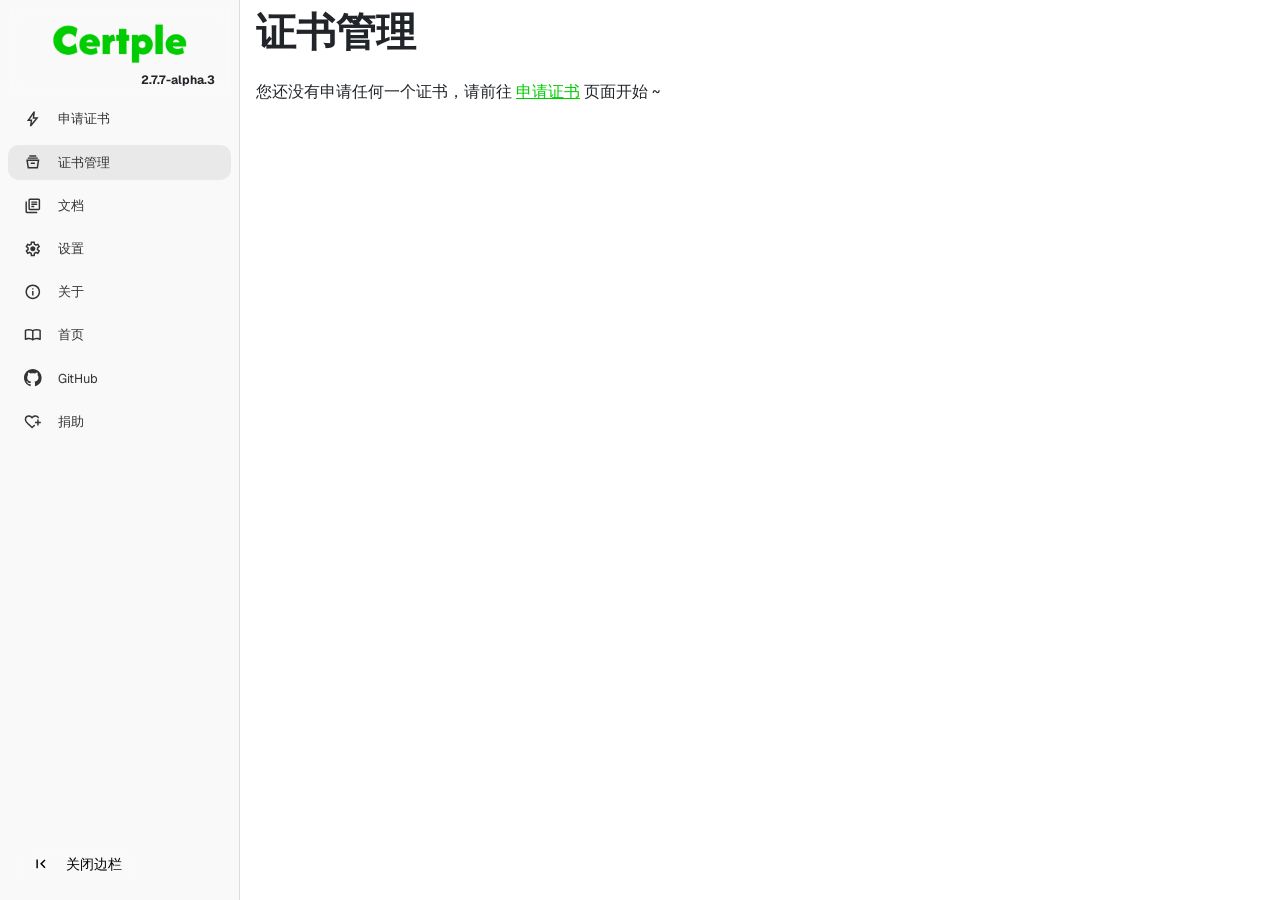
<file: manage/index.html>
<!DOCTYPE html><html><head><meta charSet="utf-8" data-next-head=""/><meta name="viewport" content="width=device-width, initial-scale=0.85" data-next-head=""/><meta http-equiv="X-UA-Compatible" content="IE=edge" data-next-head=""/><link rel="icon" href="/favicon.ico" type="image/x-icon" data-next-head=""/><title data-next-head="">证书管理 - Certple</title><link data-next-font="" rel="preconnect" href="/" crossorigin="anonymous"/><link rel="preload" href="/_next/static/chunks/04za3hu5nilvo.css" as="style"/><link rel="preload" href="/_next/static/chunks/0ybk8qji9phru.css" as="style"/><link rel="stylesheet" href="/_next/static/chunks/04za3hu5nilvo.css" data-n-g=""/><link rel="stylesheet" href="/_next/static/chunks/0ybk8qji9phru.css" data-n-g=""/><noscript data-n-css=""></noscript><script src="/_next/static/chunks/0k3eszl_95s3z.js" defer=""></script><script src="/_next/static/chunks/0qmgguome.ae5.js" defer=""></script><script src="/_next/static/chunks/0-y1.tkre_chk.js" defer=""></script><script src="/_next/static/chunks/05d~80nvqudcx.js" defer=""></script><script src="/_next/static/chunks/04xop7ehz5an7.js" defer=""></script><script src="/_next/static/chunks/turbopack-0oqe40f.ndeww.js" defer=""></script><script src="/_next/static/chunks/0khhv40g4prar.js" defer=""></script><script src="/_next/static/chunks/0i7um1~-4kq1g.js" defer=""></script><script src="/_next/static/chunks/turbopack-0dgdqnnifj55z.js" defer=""></script><script src="/_next/static/F104UNX4KgRjzbDYaT0Zx/_buildManifest.js" defer=""></script><script src="/_next/static/F104UNX4KgRjzbDYaT0Zx/_ssgManifest.js" defer=""></script><script src="/_next/static/F104UNX4KgRjzbDYaT0Zx/_clientMiddlewareManifest.js" defer=""></script></head><body><div id="__next"><noscript><div style="position:fixed;top:0;left:0;width:100vw;height:100vh;z-index:5;background-color:#ffffff70;backdrop-filter:blur(1rem);display:flex;align-items:center;justify-content:center;color:#000000;text-align:center"><div style="padding:0 5vw;font-family:system-ui"><p>Certple 需要 JavaScript 才能正常工作，尝试开启浏览器 JavaScript 后刷新页面。</p></div></div></noscript><div class="navbar-btnDiv"><button class="navbar-btn"><svg xmlns="http://www.w3.org/2000/svg" viewBox="0 -960 960 960" fill="currentColor"><path d="M240-240v-480h80v480h-80Zm440 0L440-480l240-240 56 56-184 184 184 184-56 56Z"></path></svg><span class="ms-3">关闭边栏</span></button></div><div style="height:100vh;width:100%"><div style="display:flex"><nav class="" id="q-navbar-div"><div class="q-navbar"><div class="logo-div"><img alt="Certple Icon" loading="lazy" width="1446" height="423" decoding="async" data-nimg="1" style="color:transparent;width:100%;height:auto" src="/_next/static/media/icon.0_m-r58wt.qlk.png"/><p>2.7.7-alpha.3</p></div><div style="padding:0 .5rem"><a class="item " href="/"><svg xmlns="http://www.w3.org/2000/svg" fill="currentColor" viewBox="0 -960 960 960"><path d="m422-232 207-248H469l29-227-185 267h139l-30 208ZM320-80l40-280H160l360-520h80l-40 320h240L400-80h-80Zm151-390Z"></path></svg>申请证书</a><a class="item active" href="/manage/"><svg xmlns="http://www.w3.org/2000/svg" fill="currentColor" viewBox="0 -960 960 960"><path d="m200-120-80-480h720l-80 480H200Zm67-80h426l51-320H216l51 320Zm133-160h160q17 0 28.5-11.5T600-400q0-17-11.5-28.5T560-440H400q-17 0-28.5 11.5T360-400q0 17 11.5 28.5T400-360ZM240-640q-17 0-28.5-11.5T200-680q0-17 11.5-28.5T240-720h480q17 0 28.5 11.5T760-680q0 17-11.5 28.5T720-640H240Zm80-120q-17 0-28.5-11.5T280-800q0-17 11.5-28.5T320-840h320q17 0 28.5 11.5T680-800q0 17-11.5 28.5T640-760H320Zm-53 560h426-426Z"></path></svg>证书管理</a><a class="item " href="/docs/"><svg xmlns="http://www.w3.org/2000/svg" fill="currentColor" viewBox="0 -960 960 960"><path d="M400-400h160v-80H400v80Zm0-120h320v-80H400v80Zm0-120h320v-80H400v80Zm-80 400q-33 0-56.5-23.5T240-320v-480q0-33 23.5-56.5T320-880h480q33 0 56.5 23.5T880-800v480q0 33-23.5 56.5T800-240H320Zm0-80h480v-480H320v480ZM160-80q-33 0-56.5-23.5T80-160v-560h80v560h560v80H160Zm160-720v480-480Z"></path></svg>文档</a><a class="item " href="/settings/"><svg xmlns="http://www.w3.org/2000/svg" fill="currentColor" viewBox="0 -960 960 960"><path d="m370-80-16-128q-13-5-24.5-12T307-235l-119 50L78-375l103-78q-1-7-1-13.5v-27q0-6.5 1-13.5L78-585l110-190 119 50q11-8 23-15t24-12l16-128h220l16 128q13 5 24.5 12t22.5 15l119-50 110 190-103 78q1 7 1 13.5v27q0 6.5-2 13.5l103 78-110 190-118-50q-11 8-23 15t-24 12L590-80H370Zm70-80h79l14-106q31-8 57.5-23.5T639-327l99 41 39-68-86-65q5-14 7-29.5t2-31.5q0-16-2-31.5t-7-29.5l86-65-39-68-99 42q-22-23-48.5-38.5T533-694l-13-106h-79l-14 106q-31 8-57.5 23.5T321-633l-99-41-39 68 86 64q-5 15-7 30t-2 32q0 16 2 31t7 30l-86 65 39 68 99-42q22 23 48.5 38.5T427-266l13 106Zm42-180q58 0 99-41t41-99q0-58-41-99t-99-41q-59 0-99.5 41T342-480q0 58 40.5 99t99.5 41Zm-2-140Z"></path></svg>设置</a><a class="item " href="/more/"><svg xmlns="http://www.w3.org/2000/svg" fill="currentColor" viewBox="0 -960 960 960"><path d="M440-280h80v-240h-80v240Zm40-320q17 0 28.5-11.5T520-640q0-17-11.5-28.5T480-680q-17 0-28.5 11.5T440-640q0 17 11.5 28.5T480-600Zm0 520q-83 0-156-31.5T197-197q-54-54-85.5-127T80-480q0-83 31.5-156T197-763q54-54 127-85.5T480-880q83 0 156 31.5T763-763q54 54 85.5 127T880-480q0 83-31.5 156T763-197q-54 54-127 85.5T480-80Zm0-80q134 0 227-93t93-227q0-134-93-227t-227-93q-134 0-227 93t-93 227q0 134 93 227t227 93Zm0-320Z"></path></svg>关于</a><a class="item " href="/home/"><svg xmlns="http://www.w3.org/2000/svg" fill="currentColor" viewBox="0 -960 960 960"><path d="M260-320q47 0 91.5 10.5T440-278v-394q-41-24-87-36t-93-12q-36 0-71.5 7T120-692v396q35-12 69.5-18t70.5-6Zm260 42q44-21 88.5-31.5T700-320q36 0 70.5 6t69.5 18v-396q-33-14-68.5-21t-71.5-7q-47 0-93 12t-87 36v394Zm-40 118q-48-38-104-59t-116-21q-42 0-82.5 11T100-198q-21 11-40.5-1T40-234v-482q0-11 5.5-21T62-752q46-24 96-36t102-12q58 0 113.5 15T480-740q51-30 106.5-45T700-800q52 0 102 12t96 36q11 5 16.5 15t5.5 21v482q0 23-19.5 35t-40.5 1q-37-20-77.5-31T700-240q-60 0-116 21t-104 59ZM280-494Z"></path></svg>首页</a><a href="https://github.com/zeoseven/certple" target="_blank" class="item"><svg xmlns="http://www.w3.org/2000/svg" fill="currentColor" viewBox="0 0 16 16"><path d="M8 0C3.58 0 0 3.58 0 8c0 3.54 2.29 6.53 5.47 7.59.4.07.55-.17.55-.38 0-.19-.01-.82-.01-1.49-2.01.37-2.53-.49-2.69-.94-.09-.23-.48-.94-.82-1.13-.28-.15-.68-.52-.01-.53.63-.01 1.08.58 1.23.82.72 1.21 1.87.87 2.33.66.07-.52.28-.87.51-1.07-1.78-.2-3.64-.89-3.64-3.95 0-.87.31-1.59.82-2.15-.08-.2-.36-1.02.08-2.12 0 0 .67-.21 2.2.82.64-.18 1.32-.27 2-.27s1.36.09 2 .27c1.53-1.04 2.2-.82 2.2-.82.44 1.1.16 1.92.08 2.12.51.56.82 1.27.82 2.15 0 3.07-1.87 3.75-3.65 3.95.29.25.54.73.54 1.48 0 1.07-.01 1.93-.01 2.2 0 .21.15.46.55.38A8.01 8.01 0 0 0 16 8c0-4.42-3.58-8-8-8"></path></svg>GitHub</a><a href="https://zeoseven.com/sponsors/" target="_blank" class="item"><svg xmlns="http://www.w3.org/2000/svg" fill="currentColor" viewBox="0 -960 960 960"><path d="M440-501Zm0 381L313-234q-72-65-123.5-116t-85-96q-33.5-45-49-87T40-621q0-94 63-156.5T260-840q52 0 99 22t81 62q34-40 81-62t99-22q81 0 136 45.5T831-680h-85q-18-40-53-60t-73-20q-51 0-88 27.5T463-660h-46q-31-45-70.5-72.5T260-760q-57 0-98.5 39.5T120-621q0 33 14 67t50 78.5q36 44.5 98 104T440-228q26-23 61-53t56-50l9 9 19.5 19.5L605-283l9 9q-22 20-56 49.5T498-172l-58 52Zm280-160v-120H600v-80h120v-120h80v120h120v80H800v120h-80Z"></path></svg>捐助</a></div></div></nav><main style="flex:1;overflow:auto"><div style="padding:.5rem 1rem;min-width:320px;min-height:100vh"><div style="padding-bottom:10vh"><h1 class="fw-bold mb-4">证书管理</h1><div class="q-table"><table><thead><tr><td>序号</td><td>覆盖域名</td><td>预计到期时间</td><td>操作</td></tr></thead><tbody id="dataDiv"></tbody></table></div></div></div></main></div></div></div><script id="__NEXT_DATA__" type="application/json">{"props":{"pageProps":{}},"page":"/manage","query":{},"buildId":"F104UNX4KgRjzbDYaT0Zx","nextExport":true,"autoExport":true,"isFallback":false,"scriptLoader":[]}</script></body></html>
</file>
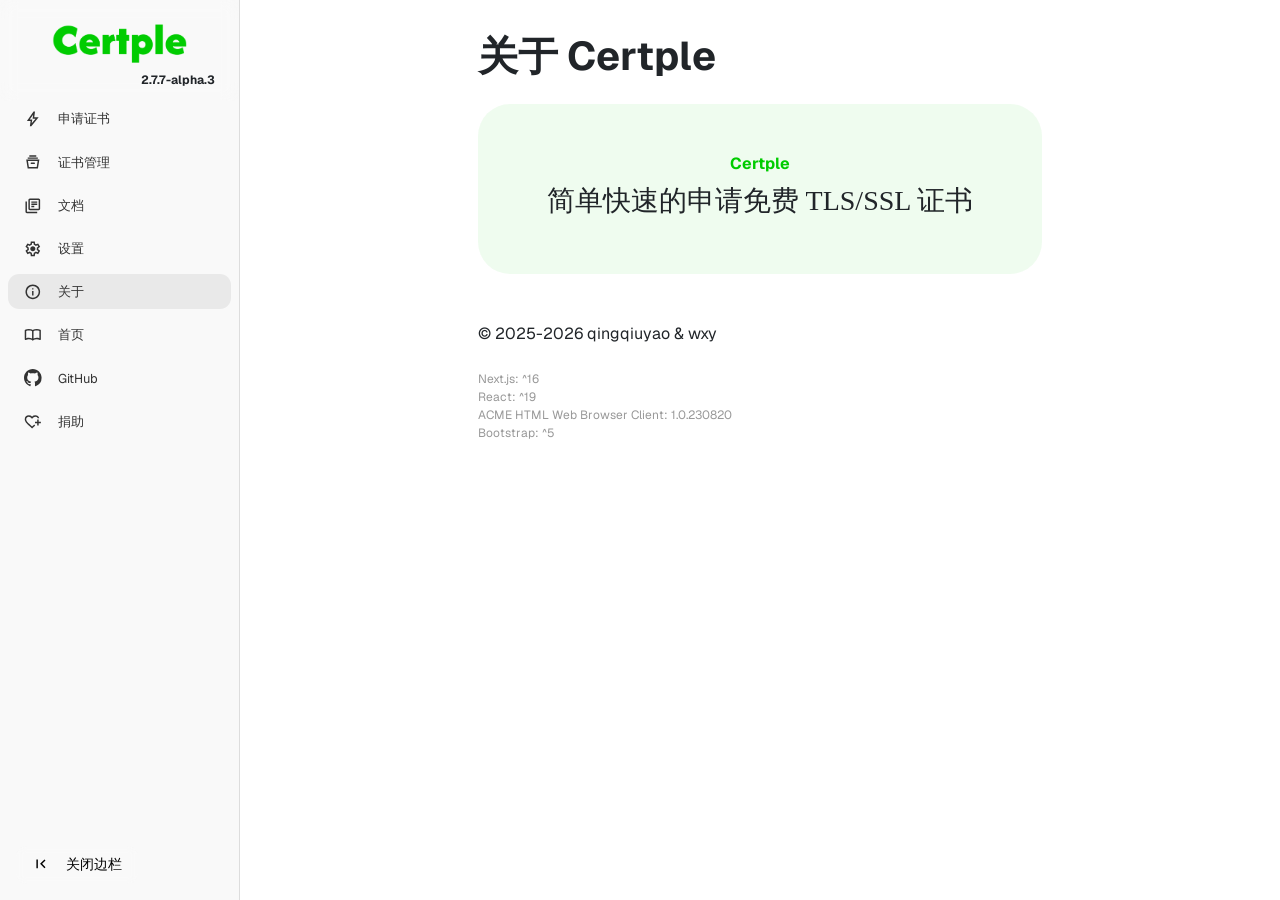
<file: more/index.html>
<!DOCTYPE html><html><head><meta charSet="utf-8" data-next-head=""/><meta name="viewport" content="width=device-width, initial-scale=0.85" data-next-head=""/><meta http-equiv="X-UA-Compatible" content="IE=edge" data-next-head=""/><link rel="icon" href="/favicon.ico" type="image/x-icon" data-next-head=""/><title data-next-head="">关于 Certple</title><link data-next-font="" rel="preconnect" href="/" crossorigin="anonymous"/><link rel="preload" href="/_next/static/chunks/04za3hu5nilvo.css" as="style"/><link rel="preload" href="/_next/static/chunks/0ybk8qji9phru.css" as="style"/><link rel="stylesheet" href="/_next/static/chunks/04za3hu5nilvo.css" data-n-g=""/><link rel="stylesheet" href="/_next/static/chunks/0ybk8qji9phru.css" data-n-g=""/><noscript data-n-css=""></noscript><script src="/_next/static/chunks/0k3eszl_95s3z.js" defer=""></script><script src="/_next/static/chunks/0qmgguome.ae5.js" defer=""></script><script src="/_next/static/chunks/0-y1.tkre_chk.js" defer=""></script><script src="/_next/static/chunks/05d~80nvqudcx.js" defer=""></script><script src="/_next/static/chunks/04xop7ehz5an7.js" defer=""></script><script src="/_next/static/chunks/turbopack-0oqe40f.ndeww.js" defer=""></script><script src="/_next/static/chunks/0cnweshwo5wwl.js" defer=""></script><script src="/_next/static/chunks/0i7um1~-4kq1g.js" defer=""></script><script src="/_next/static/chunks/turbopack-0y9yv6wckshxm.js" defer=""></script><script src="/_next/static/F104UNX4KgRjzbDYaT0Zx/_buildManifest.js" defer=""></script><script src="/_next/static/F104UNX4KgRjzbDYaT0Zx/_ssgManifest.js" defer=""></script><script src="/_next/static/F104UNX4KgRjzbDYaT0Zx/_clientMiddlewareManifest.js" defer=""></script></head><body><div id="__next"><noscript><div style="position:fixed;top:0;left:0;width:100vw;height:100vh;z-index:5;background-color:#ffffff70;backdrop-filter:blur(1rem);display:flex;align-items:center;justify-content:center;color:#000000;text-align:center"><div style="padding:0 5vw;font-family:system-ui"><p>Certple 需要 JavaScript 才能正常工作，尝试开启浏览器 JavaScript 后刷新页面。</p></div></div></noscript><div class="navbar-btnDiv"><button class="navbar-btn"><svg xmlns="http://www.w3.org/2000/svg" viewBox="0 -960 960 960" fill="currentColor"><path d="M240-240v-480h80v480h-80Zm440 0L440-480l240-240 56 56-184 184 184 184-56 56Z"></path></svg><span class="ms-3">关闭边栏</span></button></div><div style="height:100vh;width:100%"><div style="display:flex"><nav class="" id="q-navbar-div"><div class="q-navbar"><div class="logo-div"><img alt="Certple Icon" loading="lazy" width="1446" height="423" decoding="async" data-nimg="1" style="color:transparent;width:100%;height:auto" src="/_next/static/media/icon.0_m-r58wt.qlk.png"/><p>2.7.7-alpha.3</p></div><div style="padding:0 .5rem"><a class="item " href="/"><svg xmlns="http://www.w3.org/2000/svg" fill="currentColor" viewBox="0 -960 960 960"><path d="m422-232 207-248H469l29-227-185 267h139l-30 208ZM320-80l40-280H160l360-520h80l-40 320h240L400-80h-80Zm151-390Z"></path></svg>申请证书</a><a class="item " href="/manage/"><svg xmlns="http://www.w3.org/2000/svg" fill="currentColor" viewBox="0 -960 960 960"><path d="m200-120-80-480h720l-80 480H200Zm67-80h426l51-320H216l51 320Zm133-160h160q17 0 28.5-11.5T600-400q0-17-11.5-28.5T560-440H400q-17 0-28.5 11.5T360-400q0 17 11.5 28.5T400-360ZM240-640q-17 0-28.5-11.5T200-680q0-17 11.5-28.5T240-720h480q17 0 28.5 11.5T760-680q0 17-11.5 28.5T720-640H240Zm80-120q-17 0-28.5-11.5T280-800q0-17 11.5-28.5T320-840h320q17 0 28.5 11.5T680-800q0 17-11.5 28.5T640-760H320Zm-53 560h426-426Z"></path></svg>证书管理</a><a class="item " href="/docs/"><svg xmlns="http://www.w3.org/2000/svg" fill="currentColor" viewBox="0 -960 960 960"><path d="M400-400h160v-80H400v80Zm0-120h320v-80H400v80Zm0-120h320v-80H400v80Zm-80 400q-33 0-56.5-23.5T240-320v-480q0-33 23.5-56.5T320-880h480q33 0 56.5 23.5T880-800v480q0 33-23.5 56.5T800-240H320Zm0-80h480v-480H320v480ZM160-80q-33 0-56.5-23.5T80-160v-560h80v560h560v80H160Zm160-720v480-480Z"></path></svg>文档</a><a class="item " href="/settings/"><svg xmlns="http://www.w3.org/2000/svg" fill="currentColor" viewBox="0 -960 960 960"><path d="m370-80-16-128q-13-5-24.5-12T307-235l-119 50L78-375l103-78q-1-7-1-13.5v-27q0-6.5 1-13.5L78-585l110-190 119 50q11-8 23-15t24-12l16-128h220l16 128q13 5 24.5 12t22.5 15l119-50 110 190-103 78q1 7 1 13.5v27q0 6.5-2 13.5l103 78-110 190-118-50q-11 8-23 15t-24 12L590-80H370Zm70-80h79l14-106q31-8 57.5-23.5T639-327l99 41 39-68-86-65q5-14 7-29.5t2-31.5q0-16-2-31.5t-7-29.5l86-65-39-68-99 42q-22-23-48.5-38.5T533-694l-13-106h-79l-14 106q-31 8-57.5 23.5T321-633l-99-41-39 68 86 64q-5 15-7 30t-2 32q0 16 2 31t7 30l-86 65 39 68 99-42q22 23 48.5 38.5T427-266l13 106Zm42-180q58 0 99-41t41-99q0-58-41-99t-99-41q-59 0-99.5 41T342-480q0 58 40.5 99t99.5 41Zm-2-140Z"></path></svg>设置</a><a class="item active" href="/more/"><svg xmlns="http://www.w3.org/2000/svg" fill="currentColor" viewBox="0 -960 960 960"><path d="M440-280h80v-240h-80v240Zm40-320q17 0 28.5-11.5T520-640q0-17-11.5-28.5T480-680q-17 0-28.5 11.5T440-640q0 17 11.5 28.5T480-600Zm0 520q-83 0-156-31.5T197-197q-54-54-85.5-127T80-480q0-83 31.5-156T197-763q54-54 127-85.5T480-880q83 0 156 31.5T763-763q54 54 85.5 127T880-480q0 83-31.5 156T763-197q-54 54-127 85.5T480-80Zm0-80q134 0 227-93t93-227q0-134-93-227t-227-93q-134 0-227 93t-93 227q0 134 93 227t227 93Zm0-320Z"></path></svg>关于</a><a class="item " href="/home/"><svg xmlns="http://www.w3.org/2000/svg" fill="currentColor" viewBox="0 -960 960 960"><path d="M260-320q47 0 91.5 10.5T440-278v-394q-41-24-87-36t-93-12q-36 0-71.5 7T120-692v396q35-12 69.5-18t70.5-6Zm260 42q44-21 88.5-31.5T700-320q36 0 70.5 6t69.5 18v-396q-33-14-68.5-21t-71.5-7q-47 0-93 12t-87 36v394Zm-40 118q-48-38-104-59t-116-21q-42 0-82.5 11T100-198q-21 11-40.5-1T40-234v-482q0-11 5.5-21T62-752q46-24 96-36t102-12q58 0 113.5 15T480-740q51-30 106.5-45T700-800q52 0 102 12t96 36q11 5 16.5 15t5.5 21v482q0 23-19.5 35t-40.5 1q-37-20-77.5-31T700-240q-60 0-116 21t-104 59ZM280-494Z"></path></svg>首页</a><a href="https://github.com/zeoseven/certple" target="_blank" class="item"><svg xmlns="http://www.w3.org/2000/svg" fill="currentColor" viewBox="0 0 16 16"><path d="M8 0C3.58 0 0 3.58 0 8c0 3.54 2.29 6.53 5.47 7.59.4.07.55-.17.55-.38 0-.19-.01-.82-.01-1.49-2.01.37-2.53-.49-2.69-.94-.09-.23-.48-.94-.82-1.13-.28-.15-.68-.52-.01-.53.63-.01 1.08.58 1.23.82.72 1.21 1.87.87 2.33.66.07-.52.28-.87.51-1.07-1.78-.2-3.64-.89-3.64-3.95 0-.87.31-1.59.82-2.15-.08-.2-.36-1.02.08-2.12 0 0 .67-.21 2.2.82.64-.18 1.32-.27 2-.27s1.36.09 2 .27c1.53-1.04 2.2-.82 2.2-.82.44 1.1.16 1.92.08 2.12.51.56.82 1.27.82 2.15 0 3.07-1.87 3.75-3.65 3.95.29.25.54.73.54 1.48 0 1.07-.01 1.93-.01 2.2 0 .21.15.46.55.38A8.01 8.01 0 0 0 16 8c0-4.42-3.58-8-8-8"></path></svg>GitHub</a><a href="https://zeoseven.com/sponsors/" target="_blank" class="item"><svg xmlns="http://www.w3.org/2000/svg" fill="currentColor" viewBox="0 -960 960 960"><path d="M440-501Zm0 381L313-234q-72-65-123.5-116t-85-96q-33.5-45-49-87T40-621q0-94 63-156.5T260-840q52 0 99 22t81 62q34-40 81-62t99-22q81 0 136 45.5T831-680h-85q-18-40-53-60t-73-20q-51 0-88 27.5T463-660h-46q-31-45-70.5-72.5T260-760q-57 0-98.5 39.5T120-621q0 33 14 67t50 78.5q36 44.5 98 104T440-228q26-23 61-53t56-50l9 9 19.5 19.5L605-283l9 9q-22 20-56 49.5T498-172l-58 52Zm280-160v-120H600v-80h120v-120h80v120h120v80H800v120h-80Z"></path></svg>捐助</a></div></div></nav><main style="flex:1;overflow:auto"><div style="padding:.5rem 1rem;min-width:320px;min-height:100vh"><div style="padding-bottom:10vh"><div class="container"><div class="row justify-content-center pt-4"><div class="col-12 col-lg-7"><h1 class="fw-bold mb-4">关于 Certple</h1><div class="mb-5 fw-bold text-center p-5 rounded-5" style="background-color:#00cc0010"><p class="mb-2" style="color:#00cc00">Certple</p><p class="h3" style="font-family:serif">简单快速的申请免费 TLS/SSL 证书</p></div><div><p class="mb-4">© 2025-2026 qingqiuyao &amp; wxy</p><div class="fs-12 color-9"><p>Next.js: ^16</p><p>React: ^19</p><p>ACME HTML Web Browser Client: 1.0.230820</p><p>Bootstrap: ^5</p></div></div></div></div></div></div></div></main></div></div></div><script id="__NEXT_DATA__" type="application/json">{"props":{"pageProps":{}},"page":"/more","query":{},"buildId":"F104UNX4KgRjzbDYaT0Zx","nextExport":true,"autoExport":true,"isFallback":false,"scriptLoader":[]}</script></body></html>
</file>
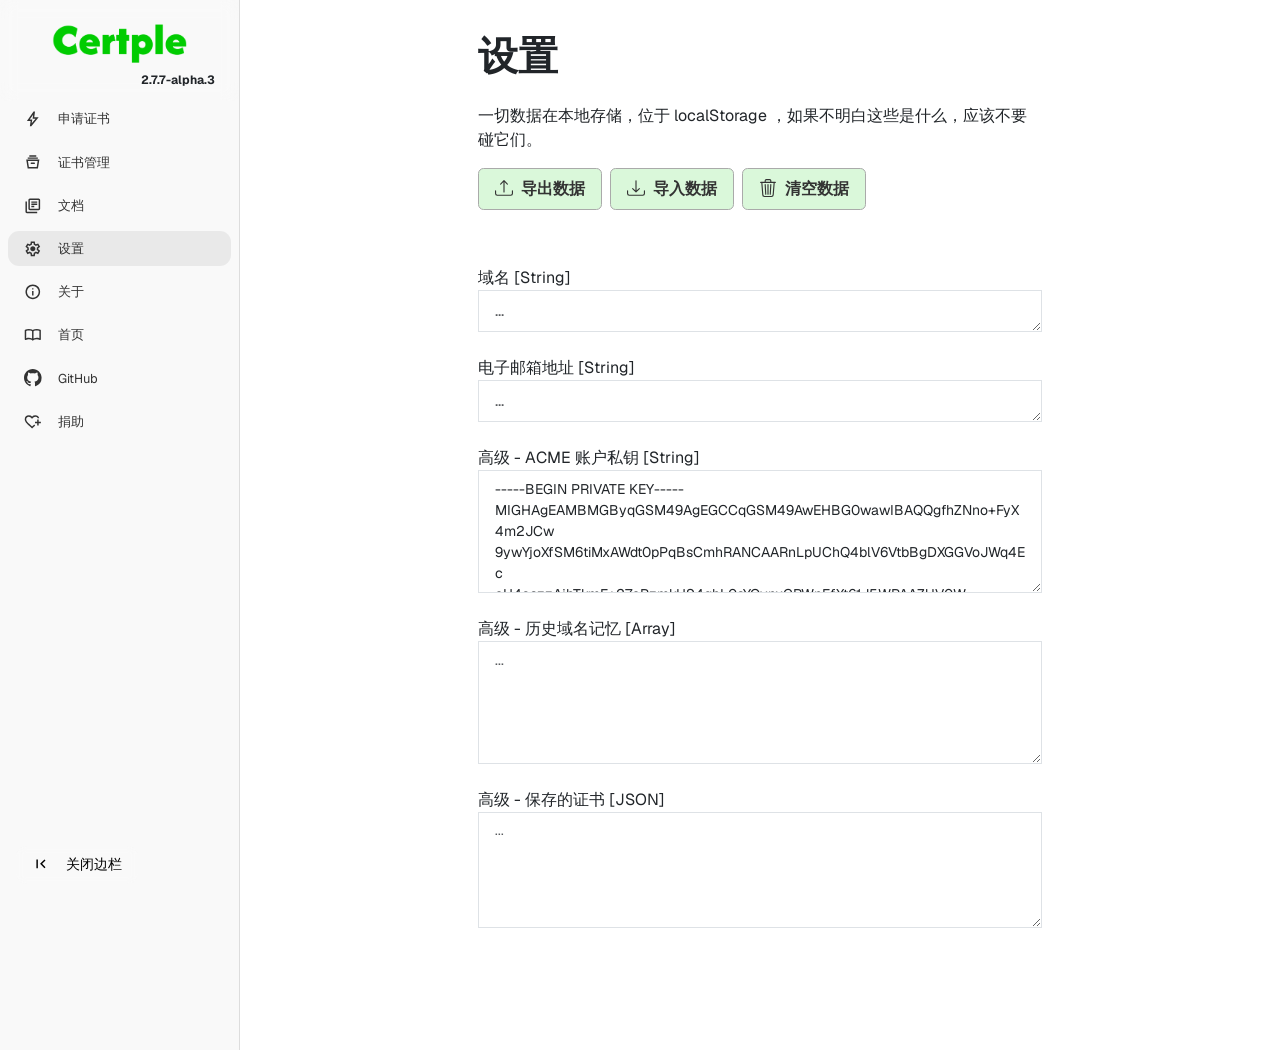
<file: settings/index.html>
<!DOCTYPE html><html><head><meta charSet="utf-8" data-next-head=""/><meta name="viewport" content="width=device-width, initial-scale=0.85" data-next-head=""/><meta http-equiv="X-UA-Compatible" content="IE=edge" data-next-head=""/><link rel="icon" href="/favicon.ico" type="image/x-icon" data-next-head=""/><title data-next-head="">设置 - Certple</title><link data-next-font="" rel="preconnect" href="/" crossorigin="anonymous"/><link rel="preload" href="/_next/static/chunks/04za3hu5nilvo.css" as="style"/><link rel="preload" href="/_next/static/chunks/0ybk8qji9phru.css" as="style"/><link rel="stylesheet" href="/_next/static/chunks/04za3hu5nilvo.css" data-n-g=""/><link rel="stylesheet" href="/_next/static/chunks/0ybk8qji9phru.css" data-n-g=""/><noscript data-n-css=""></noscript><script src="/_next/static/chunks/0k3eszl_95s3z.js" defer=""></script><script src="/_next/static/chunks/0qmgguome.ae5.js" defer=""></script><script src="/_next/static/chunks/0-y1.tkre_chk.js" defer=""></script><script src="/_next/static/chunks/05d~80nvqudcx.js" defer=""></script><script src="/_next/static/chunks/04xop7ehz5an7.js" defer=""></script><script src="/_next/static/chunks/turbopack-0oqe40f.ndeww.js" defer=""></script><script src="/_next/static/chunks/0sviwptolzf8i.js" defer=""></script><script src="/_next/static/chunks/0i7um1~-4kq1g.js" defer=""></script><script src="/_next/static/chunks/turbopack-0ui1u.oip4vd4.js" defer=""></script><script src="/_next/static/F104UNX4KgRjzbDYaT0Zx/_buildManifest.js" defer=""></script><script src="/_next/static/F104UNX4KgRjzbDYaT0Zx/_ssgManifest.js" defer=""></script><script src="/_next/static/F104UNX4KgRjzbDYaT0Zx/_clientMiddlewareManifest.js" defer=""></script></head><body><div id="__next"><noscript><div style="position:fixed;top:0;left:0;width:100vw;height:100vh;z-index:5;background-color:#ffffff70;backdrop-filter:blur(1rem);display:flex;align-items:center;justify-content:center;color:#000000;text-align:center"><div style="padding:0 5vw;font-family:system-ui"><p>Certple 需要 JavaScript 才能正常工作，尝试开启浏览器 JavaScript 后刷新页面。</p></div></div></noscript><div class="navbar-btnDiv"><button class="navbar-btn"><svg xmlns="http://www.w3.org/2000/svg" viewBox="0 -960 960 960" fill="currentColor"><path d="M240-240v-480h80v480h-80Zm440 0L440-480l240-240 56 56-184 184 184 184-56 56Z"></path></svg><span class="ms-3">关闭边栏</span></button></div><div style="height:100vh;width:100%"><div style="display:flex"><nav class="" id="q-navbar-div"><div class="q-navbar"><div class="logo-div"><img alt="Certple Icon" loading="lazy" width="1446" height="423" decoding="async" data-nimg="1" style="color:transparent;width:100%;height:auto" src="/_next/static/media/icon.0_m-r58wt.qlk.png"/><p>2.7.7-alpha.3</p></div><div style="padding:0 .5rem"><a class="item " href="/"><svg xmlns="http://www.w3.org/2000/svg" fill="currentColor" viewBox="0 -960 960 960"><path d="m422-232 207-248H469l29-227-185 267h139l-30 208ZM320-80l40-280H160l360-520h80l-40 320h240L400-80h-80Zm151-390Z"></path></svg>申请证书</a><a class="item " href="/manage/"><svg xmlns="http://www.w3.org/2000/svg" fill="currentColor" viewBox="0 -960 960 960"><path d="m200-120-80-480h720l-80 480H200Zm67-80h426l51-320H216l51 320Zm133-160h160q17 0 28.5-11.5T600-400q0-17-11.5-28.5T560-440H400q-17 0-28.5 11.5T360-400q0 17 11.5 28.5T400-360ZM240-640q-17 0-28.5-11.5T200-680q0-17 11.5-28.5T240-720h480q17 0 28.5 11.5T760-680q0 17-11.5 28.5T720-640H240Zm80-120q-17 0-28.5-11.5T280-800q0-17 11.5-28.5T320-840h320q17 0 28.5 11.5T680-800q0 17-11.5 28.5T640-760H320Zm-53 560h426-426Z"></path></svg>证书管理</a><a class="item " href="/docs/"><svg xmlns="http://www.w3.org/2000/svg" fill="currentColor" viewBox="0 -960 960 960"><path d="M400-400h160v-80H400v80Zm0-120h320v-80H400v80Zm0-120h320v-80H400v80Zm-80 400q-33 0-56.5-23.5T240-320v-480q0-33 23.5-56.5T320-880h480q33 0 56.5 23.5T880-800v480q0 33-23.5 56.5T800-240H320Zm0-80h480v-480H320v480ZM160-80q-33 0-56.5-23.5T80-160v-560h80v560h560v80H160Zm160-720v480-480Z"></path></svg>文档</a><a class="item active" href="/settings/"><svg xmlns="http://www.w3.org/2000/svg" fill="currentColor" viewBox="0 -960 960 960"><path d="m370-80-16-128q-13-5-24.5-12T307-235l-119 50L78-375l103-78q-1-7-1-13.5v-27q0-6.5 1-13.5L78-585l110-190 119 50q11-8 23-15t24-12l16-128h220l16 128q13 5 24.5 12t22.5 15l119-50 110 190-103 78q1 7 1 13.5v27q0 6.5-2 13.5l103 78-110 190-118-50q-11 8-23 15t-24 12L590-80H370Zm70-80h79l14-106q31-8 57.5-23.5T639-327l99 41 39-68-86-65q5-14 7-29.5t2-31.5q0-16-2-31.5t-7-29.5l86-65-39-68-99 42q-22-23-48.5-38.5T533-694l-13-106h-79l-14 106q-31 8-57.5 23.5T321-633l-99-41-39 68 86 64q-5 15-7 30t-2 32q0 16 2 31t7 30l-86 65 39 68 99-42q22 23 48.5 38.5T427-266l13 106Zm42-180q58 0 99-41t41-99q0-58-41-99t-99-41q-59 0-99.5 41T342-480q0 58 40.5 99t99.5 41Zm-2-140Z"></path></svg>设置</a><a class="item " href="/more/"><svg xmlns="http://www.w3.org/2000/svg" fill="currentColor" viewBox="0 -960 960 960"><path d="M440-280h80v-240h-80v240Zm40-320q17 0 28.5-11.5T520-640q0-17-11.5-28.5T480-680q-17 0-28.5 11.5T440-640q0 17 11.5 28.5T480-600Zm0 520q-83 0-156-31.5T197-197q-54-54-85.5-127T80-480q0-83 31.5-156T197-763q54-54 127-85.5T480-880q83 0 156 31.5T763-763q54 54 85.5 127T880-480q0 83-31.5 156T763-197q-54 54-127 85.5T480-80Zm0-80q134 0 227-93t93-227q0-134-93-227t-227-93q-134 0-227 93t-93 227q0 134 93 227t227 93Zm0-320Z"></path></svg>关于</a><a class="item " href="/home/"><svg xmlns="http://www.w3.org/2000/svg" fill="currentColor" viewBox="0 -960 960 960"><path d="M260-320q47 0 91.5 10.5T440-278v-394q-41-24-87-36t-93-12q-36 0-71.5 7T120-692v396q35-12 69.5-18t70.5-6Zm260 42q44-21 88.5-31.5T700-320q36 0 70.5 6t69.5 18v-396q-33-14-68.5-21t-71.5-7q-47 0-93 12t-87 36v394Zm-40 118q-48-38-104-59t-116-21q-42 0-82.5 11T100-198q-21 11-40.5-1T40-234v-482q0-11 5.5-21T62-752q46-24 96-36t102-12q58 0 113.5 15T480-740q51-30 106.5-45T700-800q52 0 102 12t96 36q11 5 16.5 15t5.5 21v482q0 23-19.5 35t-40.5 1q-37-20-77.5-31T700-240q-60 0-116 21t-104 59ZM280-494Z"></path></svg>首页</a><a href="https://github.com/zeoseven/certple" target="_blank" class="item"><svg xmlns="http://www.w3.org/2000/svg" fill="currentColor" viewBox="0 0 16 16"><path d="M8 0C3.58 0 0 3.58 0 8c0 3.54 2.29 6.53 5.47 7.59.4.07.55-.17.55-.38 0-.19-.01-.82-.01-1.49-2.01.37-2.53-.49-2.69-.94-.09-.23-.48-.94-.82-1.13-.28-.15-.68-.52-.01-.53.63-.01 1.08.58 1.23.82.72 1.21 1.87.87 2.33.66.07-.52.28-.87.51-1.07-1.78-.2-3.64-.89-3.64-3.95 0-.87.31-1.59.82-2.15-.08-.2-.36-1.02.08-2.12 0 0 .67-.21 2.2.82.64-.18 1.32-.27 2-.27s1.36.09 2 .27c1.53-1.04 2.2-.82 2.2-.82.44 1.1.16 1.92.08 2.12.51.56.82 1.27.82 2.15 0 3.07-1.87 3.75-3.65 3.95.29.25.54.73.54 1.48 0 1.07-.01 1.93-.01 2.2 0 .21.15.46.55.38A8.01 8.01 0 0 0 16 8c0-4.42-3.58-8-8-8"></path></svg>GitHub</a><a href="https://zeoseven.com/sponsors/" target="_blank" class="item"><svg xmlns="http://www.w3.org/2000/svg" fill="currentColor" viewBox="0 -960 960 960"><path d="M440-501Zm0 381L313-234q-72-65-123.5-116t-85-96q-33.5-45-49-87T40-621q0-94 63-156.5T260-840q52 0 99 22t81 62q34-40 81-62t99-22q81 0 136 45.5T831-680h-85q-18-40-53-60t-73-20q-51 0-88 27.5T463-660h-46q-31-45-70.5-72.5T260-760q-57 0-98.5 39.5T120-621q0 33 14 67t50 78.5q36 44.5 98 104T440-228q26-23 61-53t56-50l9 9 19.5 19.5L605-283l9 9q-22 20-56 49.5T498-172l-58 52Zm280-160v-120H600v-80h120v-120h80v120h120v80H800v120h-80Z"></path></svg>捐助</a></div></div></nav><main style="flex:1;overflow:auto"><div style="padding:.5rem 1rem;min-width:320px;min-height:100vh"><div style="padding-bottom:10vh"><div class="container"><div class="row justify-content-center pt-4"><div class="col-12 col-lg-7"><h1 class="fw-bold mb-4">设置</h1><div class="mb-5"><p class="mb-3">一切数据在本地存储，位于 localStorage ，如果不明白这些是什么，应该不要碰它们。</p><div><button id="outLocalStorage" class="btn q-btn me-2 mb-2"><svg xmlns="http://www.w3.org/2000/svg" width="18" height="18" fill="currentColor" viewBox="0 0 16 16"><path d="M.5 9.9a.5.5 0 0 1 .5.5v2.5a1 1 0 0 0 1 1h12a1 1 0 0 0 1-1v-2.5a.5.5 0 0 1 1 0v2.5a2 2 0 0 1-2 2H2a2 2 0 0 1-2-2v-2.5a.5.5 0 0 1 .5-.5"></path><path d="M7.646 1.146a.5.5 0 0 1 .708 0l3 3a.5.5 0 0 1-.708.708L8.5 2.707V11.5a.5.5 0 0 1-1 0V2.707L5.354 4.854a.5.5 0 1 1-.708-.708z"></path></svg><span class="ms-2">导出数据</span></button><button id="inLocalStorage" class="btn q-btn me-2 mb-2"><svg xmlns="http://www.w3.org/2000/svg" width="18" height="18" fill="currentColor" viewBox="0 0 16 16"><path d="M.5 9.9a.5.5 0 0 1 .5.5v2.5a1 1 0 0 0 1 1h12a1 1 0 0 0 1-1v-2.5a.5.5 0 0 1 1 0v2.5a2 2 0 0 1-2 2H2a2 2 0 0 1-2-2v-2.5a.5.5 0 0 1 .5-.5"></path><path d="M7.646 11.854a.5.5 0 0 0 .708 0l3-3a.5.5 0 0 0-.708-.708L8.5 10.293V1.5a.5.5 0 0 0-1 0v8.793L5.354 8.146a.5.5 0 1 0-.708.708z"></path></svg><span class="ms-2">导入数据</span></button><button id="clearStorage" class="btn q-btn me-2 mb-2"><svg xmlns="http://www.w3.org/2000/svg" width="18" height="18" fill="currentColor" viewBox="0 0 16 16"><path d="M6.5 1h3a.5.5 0 0 1 .5.5v1H6v-1a.5.5 0 0 1 .5-.5M11 2.5v-1A1.5 1.5 0 0 0 9.5 0h-3A1.5 1.5 0 0 0 5 1.5v1H1.5a.5.5 0 0 0 0 1h.538l.853 10.66A2 2 0 0 0 4.885 16h6.23a2 2 0 0 0 1.994-1.84l.853-10.66h.538a.5.5 0 0 0 0-1zm1.958 1-.846 10.58a1 1 0 0 1-.997.92h-6.23a1 1 0 0 1-.997-.92L3.042 3.5zm-7.487 1a.5.5 0 0 1 .528.47l.5 8.5a.5.5 0 0 1-.998.06L5 5.03a.5.5 0 0 1 .47-.53Zm5.058 0a.5.5 0 0 1 .47.53l-.5 8.5a.5.5 0 1 1-.998-.06l.5-8.5a.5.5 0 0 1 .528-.47M8 4.5a.5.5 0 0 1 .5.5v8.5a.5.5 0 0 1-1 0V5a.5.5 0 0 1 .5-.5"></path></svg><span class="ms-2">清空数据</span></button></div></div><div class="mb-4"><p>域名 [String]</p><textarea class="form-control q-form" rows="1" id="userDomain" placeholder="..."></textarea></div><div class="mb-4"><p>电子邮箱地址 [String]</p><textarea class="form-control q-form" rows="1" id="userEmail" placeholder="..."></textarea></div><div class="mb-4"><p>高级 - ACME 账户私钥 [String]</p><textarea class="form-control q-form fs-14" rows="5" id="acmeAccountKey" placeholder="..."></textarea></div><div class="mb-4"><p>高级 - 历史域名记忆 [Array]</p><textarea class="form-control q-form fs-14" rows="5" id="domainArray" placeholder="..."></textarea></div><div class="mb-4"><p>高级 - 保存的证书 [JSON]</p><textarea class="form-control q-form fs-13" rows="5" id="manageDataPairs" placeholder="..."></textarea></div></div></div></div></div></div></main></div></div></div><script id="__NEXT_DATA__" type="application/json">{"props":{"pageProps":{}},"page":"/settings","query":{},"buildId":"F104UNX4KgRjzbDYaT0Zx","nextExport":true,"autoExport":true,"isFallback":false,"scriptLoader":[]}</script></body></html>
</file>
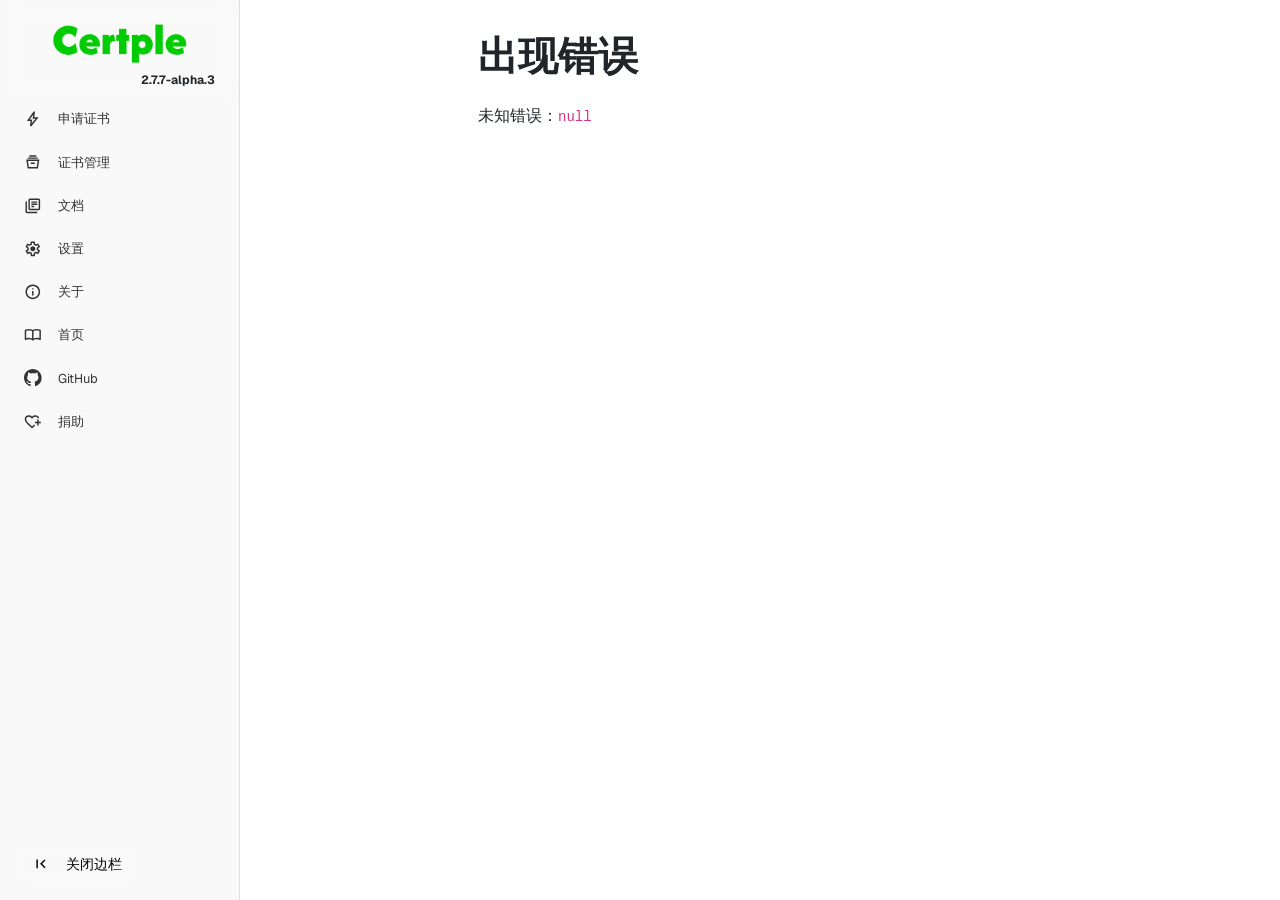
<file: more/error/index.html>
<!DOCTYPE html><html><head><meta charSet="utf-8" data-next-head=""/><meta name="viewport" content="width=device-width, initial-scale=0.85" data-next-head=""/><meta http-equiv="X-UA-Compatible" content="IE=edge" data-next-head=""/><link rel="icon" href="/favicon.ico" type="image/x-icon" data-next-head=""/><title data-next-head="">出现错误 - Certple</title><link data-next-font="" rel="preconnect" href="/" crossorigin="anonymous"/><link rel="preload" href="/_next/static/chunks/04za3hu5nilvo.css" as="style"/><link rel="preload" href="/_next/static/chunks/0ybk8qji9phru.css" as="style"/><link rel="stylesheet" href="/_next/static/chunks/04za3hu5nilvo.css" data-n-g=""/><link rel="stylesheet" href="/_next/static/chunks/0ybk8qji9phru.css" data-n-g=""/><noscript data-n-css=""></noscript><script src="/_next/static/chunks/0k3eszl_95s3z.js" defer=""></script><script src="/_next/static/chunks/0qmgguome.ae5.js" defer=""></script><script src="/_next/static/chunks/0-y1.tkre_chk.js" defer=""></script><script src="/_next/static/chunks/05d~80nvqudcx.js" defer=""></script><script src="/_next/static/chunks/04xop7ehz5an7.js" defer=""></script><script src="/_next/static/chunks/turbopack-0oqe40f.ndeww.js" defer=""></script><script src="/_next/static/chunks/0_-t30nygbxjp.js" defer=""></script><script src="/_next/static/chunks/0i7um1~-4kq1g.js" defer=""></script><script src="/_next/static/chunks/turbopack-0x_343u-su1rd.js" defer=""></script><script src="/_next/static/F104UNX4KgRjzbDYaT0Zx/_buildManifest.js" defer=""></script><script src="/_next/static/F104UNX4KgRjzbDYaT0Zx/_ssgManifest.js" defer=""></script><script src="/_next/static/F104UNX4KgRjzbDYaT0Zx/_clientMiddlewareManifest.js" defer=""></script></head><body><div id="__next"><noscript><div style="position:fixed;top:0;left:0;width:100vw;height:100vh;z-index:5;background-color:#ffffff70;backdrop-filter:blur(1rem);display:flex;align-items:center;justify-content:center;color:#000000;text-align:center"><div style="padding:0 5vw;font-family:system-ui"><p>Certple 需要 JavaScript 才能正常工作，尝试开启浏览器 JavaScript 后刷新页面。</p></div></div></noscript><div class="navbar-btnDiv"><button class="navbar-btn"><svg xmlns="http://www.w3.org/2000/svg" viewBox="0 -960 960 960" fill="currentColor"><path d="M240-240v-480h80v480h-80Zm440 0L440-480l240-240 56 56-184 184 184 184-56 56Z"></path></svg><span class="ms-3">关闭边栏</span></button></div><div style="height:100vh;width:100%"><div style="display:flex"><nav class="" id="q-navbar-div"><div class="q-navbar"><div class="logo-div"><img alt="Certple Icon" loading="lazy" width="1446" height="423" decoding="async" data-nimg="1" style="color:transparent;width:100%;height:auto" src="/_next/static/media/icon.0_m-r58wt.qlk.png"/><p>2.7.7-alpha.3</p></div><div style="padding:0 .5rem"><a class="item " href="/"><svg xmlns="http://www.w3.org/2000/svg" fill="currentColor" viewBox="0 -960 960 960"><path d="m422-232 207-248H469l29-227-185 267h139l-30 208ZM320-80l40-280H160l360-520h80l-40 320h240L400-80h-80Zm151-390Z"></path></svg>申请证书</a><a class="item " href="/manage/"><svg xmlns="http://www.w3.org/2000/svg" fill="currentColor" viewBox="0 -960 960 960"><path d="m200-120-80-480h720l-80 480H200Zm67-80h426l51-320H216l51 320Zm133-160h160q17 0 28.5-11.5T600-400q0-17-11.5-28.5T560-440H400q-17 0-28.5 11.5T360-400q0 17 11.5 28.5T400-360ZM240-640q-17 0-28.5-11.5T200-680q0-17 11.5-28.5T240-720h480q17 0 28.5 11.5T760-680q0 17-11.5 28.5T720-640H240Zm80-120q-17 0-28.5-11.5T280-800q0-17 11.5-28.5T320-840h320q17 0 28.5 11.5T680-800q0 17-11.5 28.5T640-760H320Zm-53 560h426-426Z"></path></svg>证书管理</a><a class="item " href="/docs/"><svg xmlns="http://www.w3.org/2000/svg" fill="currentColor" viewBox="0 -960 960 960"><path d="M400-400h160v-80H400v80Zm0-120h320v-80H400v80Zm0-120h320v-80H400v80Zm-80 400q-33 0-56.5-23.5T240-320v-480q0-33 23.5-56.5T320-880h480q33 0 56.5 23.5T880-800v480q0 33-23.5 56.5T800-240H320Zm0-80h480v-480H320v480ZM160-80q-33 0-56.5-23.5T80-160v-560h80v560h560v80H160Zm160-720v480-480Z"></path></svg>文档</a><a class="item " href="/settings/"><svg xmlns="http://www.w3.org/2000/svg" fill="currentColor" viewBox="0 -960 960 960"><path d="m370-80-16-128q-13-5-24.5-12T307-235l-119 50L78-375l103-78q-1-7-1-13.5v-27q0-6.5 1-13.5L78-585l110-190 119 50q11-8 23-15t24-12l16-128h220l16 128q13 5 24.5 12t22.5 15l119-50 110 190-103 78q1 7 1 13.5v27q0 6.5-2 13.5l103 78-110 190-118-50q-11 8-23 15t-24 12L590-80H370Zm70-80h79l14-106q31-8 57.5-23.5T639-327l99 41 39-68-86-65q5-14 7-29.5t2-31.5q0-16-2-31.5t-7-29.5l86-65-39-68-99 42q-22-23-48.5-38.5T533-694l-13-106h-79l-14 106q-31 8-57.5 23.5T321-633l-99-41-39 68 86 64q-5 15-7 30t-2 32q0 16 2 31t7 30l-86 65 39 68 99-42q22 23 48.5 38.5T427-266l13 106Zm42-180q58 0 99-41t41-99q0-58-41-99t-99-41q-59 0-99.5 41T342-480q0 58 40.5 99t99.5 41Zm-2-140Z"></path></svg>设置</a><a class="item " href="/more/"><svg xmlns="http://www.w3.org/2000/svg" fill="currentColor" viewBox="0 -960 960 960"><path d="M440-280h80v-240h-80v240Zm40-320q17 0 28.5-11.5T520-640q0-17-11.5-28.5T480-680q-17 0-28.5 11.5T440-640q0 17 11.5 28.5T480-600Zm0 520q-83 0-156-31.5T197-197q-54-54-85.5-127T80-480q0-83 31.5-156T197-763q54-54 127-85.5T480-880q83 0 156 31.5T763-763q54 54 85.5 127T880-480q0 83-31.5 156T763-197q-54 54-127 85.5T480-80Zm0-80q134 0 227-93t93-227q0-134-93-227t-227-93q-134 0-227 93t-93 227q0 134 93 227t227 93Zm0-320Z"></path></svg>关于</a><a class="item " href="/home/"><svg xmlns="http://www.w3.org/2000/svg" fill="currentColor" viewBox="0 -960 960 960"><path d="M260-320q47 0 91.5 10.5T440-278v-394q-41-24-87-36t-93-12q-36 0-71.5 7T120-692v396q35-12 69.5-18t70.5-6Zm260 42q44-21 88.5-31.5T700-320q36 0 70.5 6t69.5 18v-396q-33-14-68.5-21t-71.5-7q-47 0-93 12t-87 36v394Zm-40 118q-48-38-104-59t-116-21q-42 0-82.5 11T100-198q-21 11-40.5-1T40-234v-482q0-11 5.5-21T62-752q46-24 96-36t102-12q58 0 113.5 15T480-740q51-30 106.5-45T700-800q52 0 102 12t96 36q11 5 16.5 15t5.5 21v482q0 23-19.5 35t-40.5 1q-37-20-77.5-31T700-240q-60 0-116 21t-104 59ZM280-494Z"></path></svg>首页</a><a href="https://github.com/zeoseven/certple" target="_blank" class="item"><svg xmlns="http://www.w3.org/2000/svg" fill="currentColor" viewBox="0 0 16 16"><path d="M8 0C3.58 0 0 3.58 0 8c0 3.54 2.29 6.53 5.47 7.59.4.07.55-.17.55-.38 0-.19-.01-.82-.01-1.49-2.01.37-2.53-.49-2.69-.94-.09-.23-.48-.94-.82-1.13-.28-.15-.68-.52-.01-.53.63-.01 1.08.58 1.23.82.72 1.21 1.87.87 2.33.66.07-.52.28-.87.51-1.07-1.78-.2-3.64-.89-3.64-3.95 0-.87.31-1.59.82-2.15-.08-.2-.36-1.02.08-2.12 0 0 .67-.21 2.2.82.64-.18 1.32-.27 2-.27s1.36.09 2 .27c1.53-1.04 2.2-.82 2.2-.82.44 1.1.16 1.92.08 2.12.51.56.82 1.27.82 2.15 0 3.07-1.87 3.75-3.65 3.95.29.25.54.73.54 1.48 0 1.07-.01 1.93-.01 2.2 0 .21.15.46.55.38A8.01 8.01 0 0 0 16 8c0-4.42-3.58-8-8-8"></path></svg>GitHub</a><a href="https://zeoseven.com/sponsors/" target="_blank" class="item"><svg xmlns="http://www.w3.org/2000/svg" fill="currentColor" viewBox="0 -960 960 960"><path d="M440-501Zm0 381L313-234q-72-65-123.5-116t-85-96q-33.5-45-49-87T40-621q0-94 63-156.5T260-840q52 0 99 22t81 62q34-40 81-62t99-22q81 0 136 45.5T831-680h-85q-18-40-53-60t-73-20q-51 0-88 27.5T463-660h-46q-31-45-70.5-72.5T260-760q-57 0-98.5 39.5T120-621q0 33 14 67t50 78.5q36 44.5 98 104T440-228q26-23 61-53t56-50l9 9 19.5 19.5L605-283l9 9q-22 20-56 49.5T498-172l-58 52Zm280-160v-120H600v-80h120v-120h80v120h120v80H800v120h-80Z"></path></svg>捐助</a></div></div></nav><main style="flex:1;overflow:auto"><div style="padding:.5rem 1rem;min-width:320px;min-height:100vh"><div style="padding-bottom:10vh"><div class="container"><div class="row justify-content-center pt-4"><div class="col-12 col-lg-7"><h1 class="fw-bold mb-4">出现错误</h1><div id="type"></div><div id="msg" class="mt-4"></div></div></div></div></div></div></main></div></div></div><script id="__NEXT_DATA__" type="application/json">{"props":{"pageProps":{}},"page":"/more/error","query":{},"buildId":"F104UNX4KgRjzbDYaT0Zx","nextExport":true,"autoExport":true,"isFallback":false,"scriptLoader":[]}</script></body></html>
</file>
<file: _next/static/chunks/04za3hu5nilvo.css>
:root,[data-bs-theme=light]{--bs-blue:#0d6efd;--bs-indigo:#6610f2;--bs-purple:#6f42c1;--bs-pink:#d63384;--bs-red:#dc3545;--bs-orange:#fd7e14;--bs-yellow:#ffc107;--bs-green:#198754;--bs-teal:#20c997;--bs-cyan:#0dcaf0;--bs-black:#000;--bs-white:#fff;--bs-gray:#6c757d;--bs-gray-dark:#343a40;--bs-gray-100:#f8f9fa;--bs-gray-200:#e9ecef;--bs-gray-300:#dee2e6;--bs-gray-400:#ced4da;--bs-gray-500:#adb5bd;--bs-gray-600:#6c757d;--bs-gray-700:#495057;--bs-gray-800:#343a40;--bs-gray-900:#212529;--bs-primary:#0d6efd;--bs-secondary:#6c757d;--bs-success:#198754;--bs-info:#0dcaf0;--bs-warning:#ffc107;--bs-danger:#dc3545;--bs-light:#f8f9fa;--bs-dark:#212529;--bs-primary-rgb:13,110,253;--bs-secondary-rgb:108,117,125;--bs-success-rgb:25,135,84;--bs-info-rgb:13,202,240;--bs-warning-rgb:255,193,7;--bs-danger-rgb:220,53,69;--bs-light-rgb:248,249,250;--bs-dark-rgb:33,37,41;--bs-primary-text-emphasis:#052c65;--bs-secondary-text-emphasis:#2b2f32;--bs-success-text-emphasis:#0a3622;--bs-info-text-emphasis:#055160;--bs-warning-text-emphasis:#664d03;--bs-danger-text-emphasis:#58151c;--bs-light-text-emphasis:#495057;--bs-dark-text-emphasis:#495057;--bs-primary-bg-subtle:#cfe2ff;--bs-secondary-bg-subtle:#e2e3e5;--bs-success-bg-subtle:#d1e7dd;--bs-info-bg-subtle:#cff4fc;--bs-warning-bg-subtle:#fff3cd;--bs-danger-bg-subtle:#f8d7da;--bs-light-bg-subtle:#fcfcfd;--bs-dark-bg-subtle:#ced4da;--bs-primary-border-subtle:#9ec5fe;--bs-secondary-border-subtle:#c4c8cb;--bs-success-border-subtle:#a3cfbb;--bs-info-border-subtle:#9eeaf9;--bs-warning-border-subtle:#ffe69c;--bs-danger-border-subtle:#f1aeb5;--bs-light-border-subtle:#e9ecef;--bs-dark-border-subtle:#adb5bd;--bs-white-rgb:255,255,255;--bs-black-rgb:0,0,0;--bs-font-sans-serif:system-ui,-apple-system,"Segoe UI",Roboto,"Helvetica Neue","Noto Sans","Liberation Sans",Arial,sans-serif,"Apple Color Emoji","Segoe UI Emoji","Segoe UI Symbol","Noto Color Emoji";--bs-font-monospace:SFMono-Regular,Menlo,Monaco,Consolas,"Liberation Mono","Courier New",monospace;--bs-gradient:linear-gradient(180deg, #ffffff26, #fff0);--bs-body-font-family:var(--bs-font-sans-serif);--bs-body-font-size:1rem;--bs-body-font-weight:400;--bs-body-line-height:1.5;--bs-body-color:#212529;--bs-body-color-rgb:33,37,41;--bs-body-bg:#fff;--bs-body-bg-rgb:255,255,255;--bs-emphasis-color:#000;--bs-emphasis-color-rgb:0,0,0;--bs-secondary-color:#212529bf;--bs-secondary-color-rgb:33,37,41;--bs-secondary-bg:#e9ecef;--bs-secondary-bg-rgb:233,236,239;--bs-tertiary-color:#21252980;--bs-tertiary-color-rgb:33,37,41;--bs-tertiary-bg:#f8f9fa;--bs-tertiary-bg-rgb:248,249,250;--bs-heading-color:inherit;--bs-link-color:#0d6efd;--bs-link-color-rgb:13,110,253;--bs-link-decoration:underline;--bs-link-hover-color:#0a58ca;--bs-link-hover-color-rgb:10,88,202;--bs-code-color:#d63384;--bs-highlight-color:#212529;--bs-highlight-bg:#fff3cd;--bs-border-width:1px;--bs-border-style:solid;--bs-border-color:#dee2e6;--bs-border-color-translucent:#0000002d;--bs-border-radius:.375rem;--bs-border-radius-sm:.25rem;--bs-border-radius-lg:.5rem;--bs-border-radius-xl:1rem;--bs-border-radius-xxl:2rem;--bs-border-radius-2xl:var(--bs-border-radius-xxl);--bs-border-radius-pill:50rem;--bs-box-shadow:0 .5rem 1rem #00000026;--bs-box-shadow-sm:0 .125rem .25rem #00000013;--bs-box-shadow-lg:0 1rem 3rem #0000002d;--bs-box-shadow-inset:inset 0 1px 2px #00000013;--bs-focus-ring-width:.25rem;--bs-focus-ring-opacity:.25;--bs-focus-ring-color:#0d6efd40;--bs-form-valid-color:#198754;--bs-form-valid-border-color:#198754;--bs-form-invalid-color:#dc3545;--bs-form-invalid-border-color:#dc3545}[data-bs-theme=dark]{--lightningcss-light: ;--lightningcss-dark:initial;color-scheme:dark;--bs-body-color:#dee2e6;--bs-body-color-rgb:222,226,230;--bs-body-bg:#212529;--bs-body-bg-rgb:33,37,41;--bs-emphasis-color:#fff;--bs-emphasis-color-rgb:255,255,255;--bs-secondary-color:#dee2e6bf;--bs-secondary-color-rgb:222,226,230;--bs-secondary-bg:#343a40;--bs-secondary-bg-rgb:52,58,64;--bs-tertiary-color:#dee2e680;--bs-tertiary-color-rgb:222,226,230;--bs-tertiary-bg:#2b3035;--bs-tertiary-bg-rgb:43,48,53;--bs-primary-text-emphasis:#6ea8fe;--bs-secondary-text-emphasis:#a7acb1;--bs-success-text-emphasis:#75b798;--bs-info-text-emphasis:#6edff6;--bs-warning-text-emphasis:#ffda6a;--bs-danger-text-emphasis:#ea868f;--bs-light-text-emphasis:#f8f9fa;--bs-dark-text-emphasis:#dee2e6;--bs-primary-bg-subtle:#031633;--bs-secondary-bg-subtle:#161719;--bs-success-bg-subtle:#051b11;--bs-info-bg-subtle:#032830;--bs-warning-bg-subtle:#332701;--bs-danger-bg-subtle:#2c0b0e;--bs-light-bg-subtle:#343a40;--bs-dark-bg-subtle:#1a1d20;--bs-primary-border-subtle:#084298;--bs-secondary-border-subtle:#41464b;--bs-success-border-subtle:#0f5132;--bs-info-border-subtle:#087990;--bs-warning-border-subtle:#997404;--bs-danger-border-subtle:#842029;--bs-light-border-subtle:#495057;--bs-dark-border-subtle:#343a40;--bs-heading-color:inherit;--bs-link-color:#6ea8fe;--bs-link-hover-color:#8bb9fe;--bs-link-color-rgb:110,168,254;--bs-link-hover-color-rgb:139,185,254;--bs-code-color:#e685b5;--bs-highlight-color:#dee2e6;--bs-highlight-bg:#664d03;--bs-border-color:#495057;--bs-border-color-translucent:#ffffff26;--bs-form-valid-color:#75b798;--bs-form-valid-border-color:#75b798;--bs-form-invalid-color:#ea868f;--bs-form-invalid-border-color:#ea868f}*,:after,:before{box-sizing:border-box}@media (prefers-reduced-motion:no-preference){:root{scroll-behavior:smooth}}body{font-family:var(--bs-body-font-family);font-size:var(--bs-body-font-size);font-weight:var(--bs-body-font-weight);line-height:var(--bs-body-line-height);color:var(--bs-body-color);text-align:var(--bs-body-text-align);background-color:var(--bs-body-bg);-webkit-text-size-adjust:100%;-webkit-tap-highlight-color:transparent;margin:0}hr{color:inherit;border:0;border-top:var(--bs-border-width) solid;opacity:.25;margin:1rem 0}.h1,.h2,.h3,.h4,.h5,.h6,h1,h2,h3,h4,h5,h6{color:var(--bs-heading-color);margin-top:0;margin-bottom:.5rem;font-weight:500;line-height:1.2}.h1,h1{font-size:calc(1.375rem + 1.5vw)}@media (min-width:1200px){.h1,h1{font-size:2.5rem}}.h2,h2{font-size:calc(1.325rem + .9vw)}@media (min-width:1200px){.h2,h2{font-size:2rem}}.h3,h3{font-size:calc(1.3rem + .6vw)}@media (min-width:1200px){.h3,h3{font-size:1.75rem}}.h4,h4{font-size:calc(1.275rem + .3vw)}@media (min-width:1200px){.h4,h4{font-size:1.5rem}}.h5,h5{font-size:1.25rem}.h6,h6{font-size:1rem}p{margin-top:0;margin-bottom:1rem}abbr[title]{cursor:help;text-decoration-skip-ink:none;-webkit-text-decoration:underline dotted;text-decoration:underline dotted}address{font-style:normal;line-height:inherit;margin-bottom:1rem}ol,ul{padding-left:2rem}dl,ol,ul{margin-top:0;margin-bottom:1rem}ol ol,ol ul,ul ol,ul ul{margin-bottom:0}dt{font-weight:700}dd{margin-bottom:.5rem;margin-left:0}blockquote{margin:0 0 1rem}b,strong{font-weight:bolder}.small,small{font-size:.875em}.mark,mark{color:var(--bs-highlight-color);background-color:var(--bs-highlight-bg);padding:.1875em}sub,sup{vertical-align:baseline;font-size:.75em;line-height:0;position:relative}sub{bottom:-.25em}sup{top:-.5em}a{color:rgba(var(--bs-link-color-rgb),var(--bs-link-opacity,1));text-decoration:underline}a:hover{--bs-link-color-rgb:var(--bs-link-hover-color-rgb)}a:not([href]):not([class]),a:not([href]):not([class]):hover{color:inherit;text-decoration:none}code,kbd,pre,samp{font-family:var(--bs-font-monospace);font-size:1em}pre{margin-top:0;margin-bottom:1rem;font-size:.875em;display:block;overflow:auto}pre code{font-size:inherit;color:inherit;word-break:normal}code{color:var(--bs-code-color);word-wrap:break-word;font-size:.875em}a>code{color:inherit}kbd{color:var(--bs-body-bg);background-color:var(--bs-body-color);border-radius:.25rem;padding:.1875rem .375rem;font-size:.875em}kbd kbd{padding:0;font-size:1em}figure{margin:0 0 1rem}img,svg{vertical-align:middle}table{caption-side:bottom;border-collapse:collapse}caption{color:var(--bs-secondary-color);text-align:left;padding-top:.5rem;padding-bottom:.5rem}th{text-align:inherit;text-align:-webkit-match-parent}tbody,td,tfoot,th,thead,tr{border-color:inherit;border-style:solid;border-width:0}label{display:inline-block}button{border-radius:0}button:focus:not(:focus-visible){outline:0}button,input,optgroup,select,textarea{font-family:inherit;font-size:inherit;line-height:inherit;margin:0}button,select{text-transform:none}[role=button]{cursor:pointer}select{word-wrap:normal}select:disabled{opacity:1}[list]:not([type=date]):not([type=datetime-local]):not([type=month]):not([type=week]):not([type=time])::-webkit-calendar-picker-indicator{display:none!important}[type=button],[type=reset],[type=submit],button{-webkit-appearance:button}[type=button]:not(:disabled),[type=reset]:not(:disabled),[type=submit]:not(:disabled),button:not(:disabled){cursor:pointer}::-moz-focus-inner{border-style:none;padding:0}textarea{resize:vertical}fieldset{border:0;min-width:0;margin:0;padding:0}legend{float:left;width:100%;line-height:inherit;margin-bottom:.5rem;padding:0;font-size:calc(1.275rem + .3vw)}@media (min-width:1200px){legend{font-size:1.5rem}}legend+*{clear:left}::-webkit-datetime-edit-day-field{padding:0}::-webkit-datetime-edit-fields-wrapper{padding:0}::-webkit-datetime-edit-hour-field{padding:0}::-webkit-datetime-edit-minute{padding:0}::-webkit-datetime-edit-month-field{padding:0}::-webkit-datetime-edit-text{padding:0}::-webkit-datetime-edit-year-field{padding:0}::-webkit-inner-spin-button{height:auto}[type=search]{-webkit-appearance:textfield;outline-offset:-2px}[type=search]::-webkit-search-cancel-button{cursor:pointer;filter:grayscale()}::-webkit-search-decoration{-webkit-appearance:none}::-webkit-color-swatch-wrapper{padding:0}::file-selector-button{font:inherit;-webkit-appearance:button}output{display:inline-block}iframe{border:0}summary{cursor:pointer;display:list-item}progress{vertical-align:baseline}[hidden]{display:none!important}.lead{font-size:1.25rem;font-weight:300}.display-1{font-size:calc(1.625rem + 4.5vw);font-weight:300;line-height:1.2}@media (min-width:1200px){.display-1{font-size:5rem}}.display-2{font-size:calc(1.575rem + 3.9vw);font-weight:300;line-height:1.2}@media (min-width:1200px){.display-2{font-size:4.5rem}}.display-3{font-size:calc(1.525rem + 3.3vw);font-weight:300;line-height:1.2}@media (min-width:1200px){.display-3{font-size:4rem}}.display-4{font-size:calc(1.475rem + 2.7vw);font-weight:300;line-height:1.2}@media (min-width:1200px){.display-4{font-size:3.5rem}}.display-5{font-size:calc(1.425rem + 2.1vw);font-weight:300;line-height:1.2}@media (min-width:1200px){.display-5{font-size:3rem}}.display-6{font-size:calc(1.375rem + 1.5vw);font-weight:300;line-height:1.2}@media (min-width:1200px){.display-6{font-size:2.5rem}}.list-unstyled,.list-inline{padding-left:0;list-style:none}.list-inline-item{display:inline-block}.list-inline-item:not(:last-child){margin-right:.5rem}.initialism{text-transform:uppercase;font-size:.875em}.blockquote{margin-bottom:1rem;font-size:1.25rem}.blockquote>:last-child{margin-bottom:0}.blockquote-footer{color:#6c757d;margin-top:-1rem;margin-bottom:1rem;font-size:.875em}.blockquote-footer:before{content:"— "}.img-fluid{max-width:100%;height:auto}.img-thumbnail{background-color:var(--bs-body-bg);border:var(--bs-border-width) solid var(--bs-border-color);border-radius:var(--bs-border-radius);max-width:100%;height:auto;padding:.25rem}.figure{display:inline-block}.figure-img{margin-bottom:.5rem;line-height:1}.figure-caption{color:var(--bs-secondary-color);font-size:.875em}.container,.container-fluid,.container-lg,.container-md,.container-sm,.container-xl,.container-xxl{--bs-gutter-x:1.5rem;--bs-gutter-y:0;width:100%;padding-right:calc(var(--bs-gutter-x) * .5);padding-left:calc(var(--bs-gutter-x) * .5);margin-left:auto;margin-right:auto}@media (min-width:576px){.container,.container-sm{max-width:540px}}@media (min-width:768px){.container,.container-md,.container-sm{max-width:720px}}@media (min-width:992px){.container,.container-lg,.container-md,.container-sm{max-width:960px}}@media (min-width:1200px){.container,.container-lg,.container-md,.container-sm,.container-xl{max-width:1140px}}@media (min-width:1400px){.container,.container-lg,.container-md,.container-sm,.container-xl,.container-xxl{max-width:1320px}}:root{--bs-breakpoint-xs:0;--bs-breakpoint-sm:576px;--bs-breakpoint-md:768px;--bs-breakpoint-lg:992px;--bs-breakpoint-xl:1200px;--bs-breakpoint-xxl:1400px}.row{--bs-gutter-x:1.5rem;--bs-gutter-y:0;margin-top:calc(-1 * var(--bs-gutter-y));margin-right:calc(-.5 * var(--bs-gutter-x));margin-left:calc(-.5 * var(--bs-gutter-x));flex-wrap:wrap;display:flex}.row>*{width:100%;max-width:100%;padding-right:calc(var(--bs-gutter-x) * .5);padding-left:calc(var(--bs-gutter-x) * .5);margin-top:var(--bs-gutter-y);flex-shrink:0}.col{flex:1 0 0}.row-cols-auto>*{flex:none;width:auto}.row-cols-1>*{flex:none;width:100%}.row-cols-2>*{flex:none;width:50%}.row-cols-3>*{flex:none;width:33.3333%}.row-cols-4>*{flex:none;width:25%}.row-cols-5>*{flex:none;width:20%}.row-cols-6>*{flex:none;width:16.6667%}.col-auto{flex:none;width:auto}.col-1{flex:none;width:8.33333%}.col-2{flex:none;width:16.6667%}.col-3{flex:none;width:25%}.col-4{flex:none;width:33.3333%}.col-5{flex:none;width:41.6667%}.col-6{flex:none;width:50%}.col-7{flex:none;width:58.3333%}.col-8{flex:none;width:66.6667%}.col-9{flex:none;width:75%}.col-10{flex:none;width:83.3333%}.col-11{flex:none;width:91.6667%}.col-12{flex:none;width:100%}.offset-1{margin-left:8.33333%}.offset-2{margin-left:16.6667%}.offset-3{margin-left:25%}.offset-4{margin-left:33.3333%}.offset-5{margin-left:41.6667%}.offset-6{margin-left:50%}.offset-7{margin-left:58.3333%}.offset-8{margin-left:66.6667%}.offset-9{margin-left:75%}.offset-10{margin-left:83.3333%}.offset-11{margin-left:91.6667%}.g-0,.gx-0{--bs-gutter-x:0}.g-0,.gy-0{--bs-gutter-y:0}.g-1,.gx-1{--bs-gutter-x:.25rem}.g-1,.gy-1{--bs-gutter-y:.25rem}.g-2,.gx-2{--bs-gutter-x:.5rem}.g-2,.gy-2{--bs-gutter-y:.5rem}.g-3,.gx-3{--bs-gutter-x:1rem}.g-3,.gy-3{--bs-gutter-y:1rem}.g-4,.gx-4{--bs-gutter-x:1.5rem}.g-4,.gy-4{--bs-gutter-y:1.5rem}.g-5,.gx-5{--bs-gutter-x:3rem}.g-5,.gy-5{--bs-gutter-y:3rem}@media (min-width:576px){.col-sm{flex:1 0 0}.row-cols-sm-auto>*{flex:none;width:auto}.row-cols-sm-1>*{flex:none;width:100%}.row-cols-sm-2>*{flex:none;width:50%}.row-cols-sm-3>*{flex:none;width:33.3333%}.row-cols-sm-4>*{flex:none;width:25%}.row-cols-sm-5>*{flex:none;width:20%}.row-cols-sm-6>*{flex:none;width:16.6667%}.col-sm-auto{flex:none;width:auto}.col-sm-1{flex:none;width:8.33333%}.col-sm-2{flex:none;width:16.6667%}.col-sm-3{flex:none;width:25%}.col-sm-4{flex:none;width:33.3333%}.col-sm-5{flex:none;width:41.6667%}.col-sm-6{flex:none;width:50%}.col-sm-7{flex:none;width:58.3333%}.col-sm-8{flex:none;width:66.6667%}.col-sm-9{flex:none;width:75%}.col-sm-10{flex:none;width:83.3333%}.col-sm-11{flex:none;width:91.6667%}.col-sm-12{flex:none;width:100%}.offset-sm-0{margin-left:0}.offset-sm-1{margin-left:8.33333%}.offset-sm-2{margin-left:16.6667%}.offset-sm-3{margin-left:25%}.offset-sm-4{margin-left:33.3333%}.offset-sm-5{margin-left:41.6667%}.offset-sm-6{margin-left:50%}.offset-sm-7{margin-left:58.3333%}.offset-sm-8{margin-left:66.6667%}.offset-sm-9{margin-left:75%}.offset-sm-10{margin-left:83.3333%}.offset-sm-11{margin-left:91.6667%}.g-sm-0,.gx-sm-0{--bs-gutter-x:0}.g-sm-0,.gy-sm-0{--bs-gutter-y:0}.g-sm-1,.gx-sm-1{--bs-gutter-x:.25rem}.g-sm-1,.gy-sm-1{--bs-gutter-y:.25rem}.g-sm-2,.gx-sm-2{--bs-gutter-x:.5rem}.g-sm-2,.gy-sm-2{--bs-gutter-y:.5rem}.g-sm-3,.gx-sm-3{--bs-gutter-x:1rem}.g-sm-3,.gy-sm-3{--bs-gutter-y:1rem}.g-sm-4,.gx-sm-4{--bs-gutter-x:1.5rem}.g-sm-4,.gy-sm-4{--bs-gutter-y:1.5rem}.g-sm-5,.gx-sm-5{--bs-gutter-x:3rem}.g-sm-5,.gy-sm-5{--bs-gutter-y:3rem}}@media (min-width:768px){.col-md{flex:1 0 0}.row-cols-md-auto>*{flex:none;width:auto}.row-cols-md-1>*{flex:none;width:100%}.row-cols-md-2>*{flex:none;width:50%}.row-cols-md-3>*{flex:none;width:33.3333%}.row-cols-md-4>*{flex:none;width:25%}.row-cols-md-5>*{flex:none;width:20%}.row-cols-md-6>*{flex:none;width:16.6667%}.col-md-auto{flex:none;width:auto}.col-md-1{flex:none;width:8.33333%}.col-md-2{flex:none;width:16.6667%}.col-md-3{flex:none;width:25%}.col-md-4{flex:none;width:33.3333%}.col-md-5{flex:none;width:41.6667%}.col-md-6{flex:none;width:50%}.col-md-7{flex:none;width:58.3333%}.col-md-8{flex:none;width:66.6667%}.col-md-9{flex:none;width:75%}.col-md-10{flex:none;width:83.3333%}.col-md-11{flex:none;width:91.6667%}.col-md-12{flex:none;width:100%}.offset-md-0{margin-left:0}.offset-md-1{margin-left:8.33333%}.offset-md-2{margin-left:16.6667%}.offset-md-3{margin-left:25%}.offset-md-4{margin-left:33.3333%}.offset-md-5{margin-left:41.6667%}.offset-md-6{margin-left:50%}.offset-md-7{margin-left:58.3333%}.offset-md-8{margin-left:66.6667%}.offset-md-9{margin-left:75%}.offset-md-10{margin-left:83.3333%}.offset-md-11{margin-left:91.6667%}.g-md-0,.gx-md-0{--bs-gutter-x:0}.g-md-0,.gy-md-0{--bs-gutter-y:0}.g-md-1,.gx-md-1{--bs-gutter-x:.25rem}.g-md-1,.gy-md-1{--bs-gutter-y:.25rem}.g-md-2,.gx-md-2{--bs-gutter-x:.5rem}.g-md-2,.gy-md-2{--bs-gutter-y:.5rem}.g-md-3,.gx-md-3{--bs-gutter-x:1rem}.g-md-3,.gy-md-3{--bs-gutter-y:1rem}.g-md-4,.gx-md-4{--bs-gutter-x:1.5rem}.g-md-4,.gy-md-4{--bs-gutter-y:1.5rem}.g-md-5,.gx-md-5{--bs-gutter-x:3rem}.g-md-5,.gy-md-5{--bs-gutter-y:3rem}}@media (min-width:992px){.col-lg{flex:1 0 0}.row-cols-lg-auto>*{flex:none;width:auto}.row-cols-lg-1>*{flex:none;width:100%}.row-cols-lg-2>*{flex:none;width:50%}.row-cols-lg-3>*{flex:none;width:33.3333%}.row-cols-lg-4>*{flex:none;width:25%}.row-cols-lg-5>*{flex:none;width:20%}.row-cols-lg-6>*{flex:none;width:16.6667%}.col-lg-auto{flex:none;width:auto}.col-lg-1{flex:none;width:8.33333%}.col-lg-2{flex:none;width:16.6667%}.col-lg-3{flex:none;width:25%}.col-lg-4{flex:none;width:33.3333%}.col-lg-5{flex:none;width:41.6667%}.col-lg-6{flex:none;width:50%}.col-lg-7{flex:none;width:58.3333%}.col-lg-8{flex:none;width:66.6667%}.col-lg-9{flex:none;width:75%}.col-lg-10{flex:none;width:83.3333%}.col-lg-11{flex:none;width:91.6667%}.col-lg-12{flex:none;width:100%}.offset-lg-0{margin-left:0}.offset-lg-1{margin-left:8.33333%}.offset-lg-2{margin-left:16.6667%}.offset-lg-3{margin-left:25%}.offset-lg-4{margin-left:33.3333%}.offset-lg-5{margin-left:41.6667%}.offset-lg-6{margin-left:50%}.offset-lg-7{margin-left:58.3333%}.offset-lg-8{margin-left:66.6667%}.offset-lg-9{margin-left:75%}.offset-lg-10{margin-left:83.3333%}.offset-lg-11{margin-left:91.6667%}.g-lg-0,.gx-lg-0{--bs-gutter-x:0}.g-lg-0,.gy-lg-0{--bs-gutter-y:0}.g-lg-1,.gx-lg-1{--bs-gutter-x:.25rem}.g-lg-1,.gy-lg-1{--bs-gutter-y:.25rem}.g-lg-2,.gx-lg-2{--bs-gutter-x:.5rem}.g-lg-2,.gy-lg-2{--bs-gutter-y:.5rem}.g-lg-3,.gx-lg-3{--bs-gutter-x:1rem}.g-lg-3,.gy-lg-3{--bs-gutter-y:1rem}.g-lg-4,.gx-lg-4{--bs-gutter-x:1.5rem}.g-lg-4,.gy-lg-4{--bs-gutter-y:1.5rem}.g-lg-5,.gx-lg-5{--bs-gutter-x:3rem}.g-lg-5,.gy-lg-5{--bs-gutter-y:3rem}}@media (min-width:1200px){.col-xl{flex:1 0 0}.row-cols-xl-auto>*{flex:none;width:auto}.row-cols-xl-1>*{flex:none;width:100%}.row-cols-xl-2>*{flex:none;width:50%}.row-cols-xl-3>*{flex:none;width:33.3333%}.row-cols-xl-4>*{flex:none;width:25%}.row-cols-xl-5>*{flex:none;width:20%}.row-cols-xl-6>*{flex:none;width:16.6667%}.col-xl-auto{flex:none;width:auto}.col-xl-1{flex:none;width:8.33333%}.col-xl-2{flex:none;width:16.6667%}.col-xl-3{flex:none;width:25%}.col-xl-4{flex:none;width:33.3333%}.col-xl-5{flex:none;width:41.6667%}.col-xl-6{flex:none;width:50%}.col-xl-7{flex:none;width:58.3333%}.col-xl-8{flex:none;width:66.6667%}.col-xl-9{flex:none;width:75%}.col-xl-10{flex:none;width:83.3333%}.col-xl-11{flex:none;width:91.6667%}.col-xl-12{flex:none;width:100%}.offset-xl-0{margin-left:0}.offset-xl-1{margin-left:8.33333%}.offset-xl-2{margin-left:16.6667%}.offset-xl-3{margin-left:25%}.offset-xl-4{margin-left:33.3333%}.offset-xl-5{margin-left:41.6667%}.offset-xl-6{margin-left:50%}.offset-xl-7{margin-left:58.3333%}.offset-xl-8{margin-left:66.6667%}.offset-xl-9{margin-left:75%}.offset-xl-10{margin-left:83.3333%}.offset-xl-11{margin-left:91.6667%}.g-xl-0,.gx-xl-0{--bs-gutter-x:0}.g-xl-0,.gy-xl-0{--bs-gutter-y:0}.g-xl-1,.gx-xl-1{--bs-gutter-x:.25rem}.g-xl-1,.gy-xl-1{--bs-gutter-y:.25rem}.g-xl-2,.gx-xl-2{--bs-gutter-x:.5rem}.g-xl-2,.gy-xl-2{--bs-gutter-y:.5rem}.g-xl-3,.gx-xl-3{--bs-gutter-x:1rem}.g-xl-3,.gy-xl-3{--bs-gutter-y:1rem}.g-xl-4,.gx-xl-4{--bs-gutter-x:1.5rem}.g-xl-4,.gy-xl-4{--bs-gutter-y:1.5rem}.g-xl-5,.gx-xl-5{--bs-gutter-x:3rem}.g-xl-5,.gy-xl-5{--bs-gutter-y:3rem}}@media (min-width:1400px){.col-xxl{flex:1 0 0}.row-cols-xxl-auto>*{flex:none;width:auto}.row-cols-xxl-1>*{flex:none;width:100%}.row-cols-xxl-2>*{flex:none;width:50%}.row-cols-xxl-3>*{flex:none;width:33.3333%}.row-cols-xxl-4>*{flex:none;width:25%}.row-cols-xxl-5>*{flex:none;width:20%}.row-cols-xxl-6>*{flex:none;width:16.6667%}.col-xxl-auto{flex:none;width:auto}.col-xxl-1{flex:none;width:8.33333%}.col-xxl-2{flex:none;width:16.6667%}.col-xxl-3{flex:none;width:25%}.col-xxl-4{flex:none;width:33.3333%}.col-xxl-5{flex:none;width:41.6667%}.col-xxl-6{flex:none;width:50%}.col-xxl-7{flex:none;width:58.3333%}.col-xxl-8{flex:none;width:66.6667%}.col-xxl-9{flex:none;width:75%}.col-xxl-10{flex:none;width:83.3333%}.col-xxl-11{flex:none;width:91.6667%}.col-xxl-12{flex:none;width:100%}.offset-xxl-0{margin-left:0}.offset-xxl-1{margin-left:8.33333%}.offset-xxl-2{margin-left:16.6667%}.offset-xxl-3{margin-left:25%}.offset-xxl-4{margin-left:33.3333%}.offset-xxl-5{margin-left:41.6667%}.offset-xxl-6{margin-left:50%}.offset-xxl-7{margin-left:58.3333%}.offset-xxl-8{margin-left:66.6667%}.offset-xxl-9{margin-left:75%}.offset-xxl-10{margin-left:83.3333%}.offset-xxl-11{margin-left:91.6667%}.g-xxl-0,.gx-xxl-0{--bs-gutter-x:0}.g-xxl-0,.gy-xxl-0{--bs-gutter-y:0}.g-xxl-1,.gx-xxl-1{--bs-gutter-x:.25rem}.g-xxl-1,.gy-xxl-1{--bs-gutter-y:.25rem}.g-xxl-2,.gx-xxl-2{--bs-gutter-x:.5rem}.g-xxl-2,.gy-xxl-2{--bs-gutter-y:.5rem}.g-xxl-3,.gx-xxl-3{--bs-gutter-x:1rem}.g-xxl-3,.gy-xxl-3{--bs-gutter-y:1rem}.g-xxl-4,.gx-xxl-4{--bs-gutter-x:1.5rem}.g-xxl-4,.gy-xxl-4{--bs-gutter-y:1.5rem}.g-xxl-5,.gx-xxl-5{--bs-gutter-x:3rem}.g-xxl-5,.gy-xxl-5{--bs-gutter-y:3rem}}.table{--bs-table-color-type:initial;--bs-table-bg-type:initial;--bs-table-color-state:initial;--bs-table-bg-state:initial;--bs-table-color:var(--bs-emphasis-color);--bs-table-bg:var(--bs-body-bg);--bs-table-border-color:var(--bs-border-color);--bs-table-accent-bg:transparent;--bs-table-striped-color:var(--bs-emphasis-color);--bs-table-striped-bg:rgba(var(--bs-emphasis-color-rgb), .05);--bs-table-active-color:var(--bs-emphasis-color);--bs-table-active-bg:rgba(var(--bs-emphasis-color-rgb), .1);--bs-table-hover-color:var(--bs-emphasis-color);--bs-table-hover-bg:rgba(var(--bs-emphasis-color-rgb), .075);vertical-align:top;border-color:var(--bs-table-border-color);width:100%;margin-bottom:1rem}.table>:not(caption)>*>*{color:var(--bs-table-color-state,var(--bs-table-color-type,var(--bs-table-color)));background-color:var(--bs-table-bg);border-bottom-width:var(--bs-border-width);box-shadow:inset 0 0 0 9999px var(--bs-table-bg-state,var(--bs-table-bg-type,var(--bs-table-accent-bg)));padding:.5rem}.table>tbody{vertical-align:inherit}.table>thead{vertical-align:bottom}.table-group-divider{border-top:calc(var(--bs-border-width) * 2) solid currentcolor}.caption-top{caption-side:top}.table-sm>:not(caption)>*>*{padding:.25rem}.table-bordered>:not(caption)>*{border-width:var(--bs-border-width) 0}.table-bordered>:not(caption)>*>*{border-width:0 var(--bs-border-width)}.table-borderless>:not(caption)>*>*{border-bottom-width:0}.table-borderless>:not(:first-child){border-top-width:0}.table-striped>tbody>tr:nth-of-type(odd)>*,.table-striped-columns>:not(caption)>tr>:nth-child(2n){--bs-table-color-type:var(--bs-table-striped-color);--bs-table-bg-type:var(--bs-table-striped-bg)}.table-active{--bs-table-color-state:var(--bs-table-active-color);--bs-table-bg-state:var(--bs-table-active-bg)}.table-hover>tbody>tr:hover>*{--bs-table-color-state:var(--bs-table-hover-color);--bs-table-bg-state:var(--bs-table-hover-bg)}.table-primary{--bs-table-color:#000;--bs-table-bg:#cfe2ff;--bs-table-border-color:#a6b5cc;--bs-table-striped-bg:#c5d7f2;--bs-table-striped-color:#000;--bs-table-active-bg:#bacbe6;--bs-table-active-color:#000;--bs-table-hover-bg:#bfd1ec;--bs-table-hover-color:#000;color:var(--bs-table-color);border-color:var(--bs-table-border-color)}.table-secondary{--bs-table-color:#000;--bs-table-bg:#e2e3e5;--bs-table-border-color:#b5b6b7;--bs-table-striped-bg:#d7d8da;--bs-table-striped-color:#000;--bs-table-active-bg:#cbccce;--bs-table-active-color:#000;--bs-table-hover-bg:#d1d2d4;--bs-table-hover-color:#000;color:var(--bs-table-color);border-color:var(--bs-table-border-color)}.table-success{--bs-table-color:#000;--bs-table-bg:#d1e7dd;--bs-table-border-color:#a7b9b1;--bs-table-striped-bg:#c7dbd2;--bs-table-striped-color:#000;--bs-table-active-bg:#bcd0c7;--bs-table-active-color:#000;--bs-table-hover-bg:#c1d6cc;--bs-table-hover-color:#000;color:var(--bs-table-color);border-color:var(--bs-table-border-color)}.table-info{--bs-table-color:#000;--bs-table-bg:#cff4fc;--bs-table-border-color:#a6c3ca;--bs-table-striped-bg:#c5e8ef;--bs-table-striped-color:#000;--bs-table-active-bg:#badce3;--bs-table-active-color:#000;--bs-table-hover-bg:#bfe2e9;--bs-table-hover-color:#000;color:var(--bs-table-color);border-color:var(--bs-table-border-color)}.table-warning{--bs-table-color:#000;--bs-table-bg:#fff3cd;--bs-table-border-color:#ccc2a4;--bs-table-striped-bg:#f2e7c3;--bs-table-striped-color:#000;--bs-table-active-bg:#e6dbb9;--bs-table-active-color:#000;--bs-table-hover-bg:#ece1be;--bs-table-hover-color:#000;color:var(--bs-table-color);border-color:var(--bs-table-border-color)}.table-danger{--bs-table-color:#000;--bs-table-bg:#f8d7da;--bs-table-border-color:#c6acae;--bs-table-striped-bg:#eccccf;--bs-table-striped-color:#000;--bs-table-active-bg:#dfc2c4;--bs-table-active-color:#000;--bs-table-hover-bg:#e5c7ca;--bs-table-hover-color:#000;color:var(--bs-table-color);border-color:var(--bs-table-border-color)}.table-light{--bs-table-color:#000;--bs-table-bg:#f8f9fa;--bs-table-border-color:#c6c7c8;--bs-table-striped-bg:#ecedee;--bs-table-striped-color:#000;--bs-table-active-bg:#dfe0e1;--bs-table-active-color:#000;--bs-table-hover-bg:#e5e6e7;--bs-table-hover-color:#000;color:var(--bs-table-color);border-color:var(--bs-table-border-color)}.table-dark{--bs-table-color:#fff;--bs-table-bg:#212529;--bs-table-border-color:#4d5154;--bs-table-striped-bg:#2c3034;--bs-table-striped-color:#fff;--bs-table-active-bg:#373b3e;--bs-table-active-color:#fff;--bs-table-hover-bg:#323539;--bs-table-hover-color:#fff;color:var(--bs-table-color);border-color:var(--bs-table-border-color)}.table-responsive{-webkit-overflow-scrolling:touch;overflow-x:auto}@media (max-width:575.98px){.table-responsive-sm{-webkit-overflow-scrolling:touch;overflow-x:auto}}@media (max-width:767.98px){.table-responsive-md{-webkit-overflow-scrolling:touch;overflow-x:auto}}@media (max-width:991.98px){.table-responsive-lg{-webkit-overflow-scrolling:touch;overflow-x:auto}}@media (max-width:1199.98px){.table-responsive-xl{-webkit-overflow-scrolling:touch;overflow-x:auto}}@media (max-width:1399.98px){.table-responsive-xxl{-webkit-overflow-scrolling:touch;overflow-x:auto}}.form-label{margin-bottom:.5rem}.col-form-label{padding-top:calc(.375rem + var(--bs-border-width));padding-bottom:calc(.375rem + var(--bs-border-width));font-size:inherit;margin-bottom:0;line-height:1.5}.col-form-label-lg{padding-top:calc(.5rem + var(--bs-border-width));padding-bottom:calc(.5rem + var(--bs-border-width));font-size:1.25rem}.col-form-label-sm{padding-top:calc(.25rem + var(--bs-border-width));padding-bottom:calc(.25rem + var(--bs-border-width));font-size:.875rem}.form-text{color:var(--bs-secondary-color);margin-top:.25rem;font-size:.875em}.form-control{width:100%;color:var(--bs-body-color);appearance:none;background-color:var(--bs-body-bg);border:var(--bs-border-width) solid var(--bs-border-color);border-radius:var(--bs-border-radius);background-clip:padding-box;padding:.375rem .75rem;font-size:1rem;font-weight:400;line-height:1.5;transition:border-color .15s ease-in-out,box-shadow .15s ease-in-out;display:block}@media (prefers-reduced-motion:reduce){.form-control{transition:none}}.form-control[type=file]{overflow:hidden}.form-control[type=file]:not(:disabled):not([readonly]){cursor:pointer}.form-control:focus{color:var(--bs-body-color);background-color:var(--bs-body-bg);border-color:#86b7fe;outline:0;box-shadow:0 0 0 .25rem #0d6efd40}.form-control::-webkit-date-and-time-value{min-width:85px;height:1.5em;margin:0}.form-control::-webkit-datetime-edit{padding:0;display:block}.form-control::placeholder{color:var(--bs-secondary-color);opacity:1}.form-control:disabled{background-color:var(--bs-secondary-bg);opacity:1}.form-control::-webkit-file-upload-button{-webkit-margin-end:.75rem;margin:-.375rem -.75rem;color:var(--bs-body-color);background-color:var(--bs-tertiary-bg);pointer-events:none;border-color:inherit;border-style:solid;border-width:0;border-inline-end-width:var(--bs-border-width);border-radius:0;margin-inline-end:.75rem;padding:.375rem .75rem;transition:color .15s ease-in-out,background-color .15s ease-in-out,border-color .15s ease-in-out,box-shadow .15s ease-in-out}.form-control::file-selector-button{-webkit-margin-end:.75rem;color:var(--bs-body-color);background-color:var(--bs-tertiary-bg);pointer-events:none;border-color:inherit;border-style:solid;border-width:0;border-inline-end-width:var(--bs-border-width);border-radius:0;margin:-.375rem -.75rem;margin-inline-end:.75rem;padding:.375rem .75rem;transition:color .15s ease-in-out,background-color .15s ease-in-out,border-color .15s ease-in-out,box-shadow .15s ease-in-out}@media (prefers-reduced-motion:reduce){.form-control::file-selector-button{transition:none}}.form-control:hover:not(:disabled):not([readonly])::-webkit-file-upload-button{background-color:var(--bs-secondary-bg)}.form-control:hover:not(:disabled):not([readonly])::file-selector-button{background-color:var(--bs-secondary-bg)}.form-control-plaintext{width:100%;color:var(--bs-body-color);border:solid #0000;border-width:var(--bs-border-width) 0;background-color:#0000;margin-bottom:0;padding:.375rem 0;line-height:1.5;display:block}.form-control-plaintext:focus{outline:0}.form-control-plaintext.form-control-lg,.form-control-plaintext.form-control-sm{padding-left:0;padding-right:0}.form-control-sm{min-height:calc(1.5em + .5rem + calc(var(--bs-border-width) * 2));border-radius:var(--bs-border-radius-sm);padding:.25rem .5rem;font-size:.875rem}.form-control-sm::file-selector-button{-webkit-margin-end:.5rem;margin:-.25rem -.5rem;margin-inline-end:.5rem;padding:.25rem .5rem}.form-control-lg{min-height:calc(1.5em + 1rem + calc(var(--bs-border-width) * 2));border-radius:var(--bs-border-radius-lg);padding:.5rem 1rem;font-size:1.25rem}.form-control-lg::file-selector-button{-webkit-margin-end:1rem;margin:-.5rem -1rem;margin-inline-end:1rem;padding:.5rem 1rem}textarea.form-control{min-height:calc(1.5em + .75rem + calc(var(--bs-border-width) * 2))}textarea.form-control-sm{min-height:calc(1.5em + .5rem + calc(var(--bs-border-width) * 2))}textarea.form-control-lg{min-height:calc(1.5em + 1rem + calc(var(--bs-border-width) * 2))}.form-control-color{width:3rem;height:calc(1.5em + .75rem + calc(var(--bs-border-width) * 2));padding:.375rem}.form-control-color:not(:disabled):not([readonly]){cursor:pointer}.form-control-color::-moz-color-swatch{border-radius:var(--bs-border-radius);border:0!important}.form-control-color::-webkit-color-swatch{border-radius:var(--bs-border-radius);border:0!important}.form-control-color.form-control-sm{height:calc(1.5em + .5rem + calc(var(--bs-border-width) * 2))}.form-control-color.form-control-lg{height:calc(1.5em + 1rem + calc(var(--bs-border-width) * 2))}.form-select{--bs-form-select-bg-img:url("data:image/svg+xml,%3csvg xmlns='http://www.w3.org/2000/svg' viewBox='0 0 16 16'%3e%3cpath fill='none' stroke='%23343a40' stroke-linecap='round' stroke-linejoin='round' stroke-width='2' d='m2 5 6 6 6-6'/%3e%3c/svg%3e");width:100%;color:var(--bs-body-color);appearance:none;background-color:var(--bs-body-bg);background-image:var(--bs-form-select-bg-img),var(--bs-form-select-bg-icon,none);border:var(--bs-border-width) solid var(--bs-border-color);border-radius:var(--bs-border-radius);background-position:right .75rem center;background-repeat:no-repeat;background-size:16px 12px;padding:.375rem 2.25rem .375rem .75rem;font-size:1rem;font-weight:400;line-height:1.5;transition:border-color .15s ease-in-out,box-shadow .15s ease-in-out;display:block}@media (prefers-reduced-motion:reduce){.form-select{transition:none}}.form-select:focus{border-color:#86b7fe;outline:0;box-shadow:0 0 0 .25rem #0d6efd40}.form-select[multiple],.form-select[size]:not([size="1"]){background-image:none;padding-right:.75rem}.form-select:disabled{background-color:var(--bs-secondary-bg)}.form-select:-moz-focusring{color:#0000;text-shadow:0 0 0 var(--bs-body-color)}.form-select-sm{border-radius:var(--bs-border-radius-sm);padding-top:.25rem;padding-bottom:.25rem;padding-left:.5rem;font-size:.875rem}.form-select-lg{border-radius:var(--bs-border-radius-lg);padding-top:.5rem;padding-bottom:.5rem;padding-left:1rem;font-size:1.25rem}[data-bs-theme=dark] .form-select{--bs-form-select-bg-img:url("data:image/svg+xml,%3csvg xmlns='http://www.w3.org/2000/svg' viewBox='0 0 16 16'%3e%3cpath fill='none' stroke='%23dee2e6' stroke-linecap='round' stroke-linejoin='round' stroke-width='2' d='m2 5 6 6 6-6'/%3e%3c/svg%3e")}.form-check{min-height:1.5rem;margin-bottom:.125rem;padding-left:1.5em;display:block}.form-check .form-check-input{float:left;margin-left:-1.5em}.form-check-reverse{text-align:right;padding-left:0;padding-right:1.5em}.form-check-reverse .form-check-input{float:right;margin-left:0;margin-right:-1.5em}.form-check-input{--bs-form-check-bg:var(--bs-body-bg);vertical-align:top;appearance:none;background-color:var(--bs-form-check-bg);background-image:var(--bs-form-check-bg-image);border:var(--bs-border-width) solid var(--bs-border-color);-webkit-print-color-adjust:exact;print-color-adjust:exact;color-adjust:exact;background-position:50%;background-repeat:no-repeat;background-size:contain;flex-shrink:0;width:1em;height:1em;margin-top:.25em}.form-check-input[type=checkbox]{border-radius:.25em}.form-check-input[type=radio]{border-radius:50%}.form-check-input:active{filter:brightness(90%)}.form-check-input:focus{border-color:#86b7fe;outline:0;box-shadow:0 0 0 .25rem #0d6efd40}.form-check-input:checked{background-color:#0d6efd;border-color:#0d6efd}.form-check-input:checked[type=checkbox]{--bs-form-check-bg-image:url("data:image/svg+xml,%3csvg xmlns='http://www.w3.org/2000/svg' viewBox='0 0 20 20'%3e%3cpath fill='none' stroke='%23fff' stroke-linecap='round' stroke-linejoin='round' stroke-width='3' d='m6 10 3 3 6-6'/%3e%3c/svg%3e")}.form-check-input:checked[type=radio]{--bs-form-check-bg-image:url("data:image/svg+xml,%3csvg xmlns='http://www.w3.org/2000/svg' viewBox='-4 -4 8 8'%3e%3ccircle r='2' fill='%23fff'/%3e%3c/svg%3e")}.form-check-input[type=checkbox]:indeterminate{--bs-form-check-bg-image:url("data:image/svg+xml,%3csvg xmlns='http://www.w3.org/2000/svg' viewBox='0 0 20 20'%3e%3cpath fill='none' stroke='%23fff' stroke-linecap='round' stroke-linejoin='round' stroke-width='3' d='M6 10h8'/%3e%3c/svg%3e");background-color:#0d6efd;border-color:#0d6efd}.form-check-input:disabled{pointer-events:none;filter:none;opacity:.5}.form-check-input:disabled~.form-check-label,.form-check-input[disabled]~.form-check-label{cursor:default;opacity:.5}.form-switch{padding-left:2.5em}.form-switch .form-check-input{--bs-form-switch-bg:url("data:image/svg+xml,%3csvg xmlns='http://www.w3.org/2000/svg' viewBox='-4 -4 8 8'%3e%3ccircle r='3' fill='rgba%280, 0, 0, 0.25%29'/%3e%3c/svg%3e");background-image:var(--bs-form-switch-bg);background-position:0;border-radius:2em;width:2em;margin-left:-2.5em;transition:background-position .15s ease-in-out}@media (prefers-reduced-motion:reduce){.form-switch .form-check-input{transition:none}}.form-switch .form-check-input:focus{--bs-form-switch-bg:url("data:image/svg+xml,%3csvg xmlns='http://www.w3.org/2000/svg' viewBox='-4 -4 8 8'%3e%3ccircle r='3' fill='%2386b7fe'/%3e%3c/svg%3e")}.form-switch .form-check-input:checked{--bs-form-switch-bg:url("data:image/svg+xml,%3csvg xmlns='http://www.w3.org/2000/svg' viewBox='-4 -4 8 8'%3e%3ccircle r='3' fill='%23fff'/%3e%3c/svg%3e");background-position:100%}.form-switch.form-check-reverse{padding-left:0;padding-right:2.5em}.form-switch.form-check-reverse .form-check-input{margin-left:0;margin-right:-2.5em}.form-check-inline{margin-right:1rem;display:inline-block}.btn-check{clip:rect(0,0,0,0);pointer-events:none;position:absolute}.btn-check:disabled+.btn,.btn-check[disabled]+.btn{pointer-events:none;filter:none;opacity:.65}[data-bs-theme=dark] .form-switch .form-check-input:not(:checked):not(:focus){--bs-form-switch-bg:url("data:image/svg+xml,%3csvg xmlns='http://www.w3.org/2000/svg' viewBox='-4 -4 8 8'%3e%3ccircle r='3' fill='rgba%28255, 255, 255, 0.25%29'/%3e%3c/svg%3e")}.form-range{appearance:none;background-color:#0000;width:100%;height:1.5rem;padding:0}.form-range:focus{outline:0}.form-range:focus::-webkit-slider-thumb{box-shadow:0 0 0 1px #fff,0 0 0 .25rem #0d6efd40}.form-range:focus::-moz-range-thumb{box-shadow:0 0 0 1px #fff,0 0 0 .25rem #0d6efd40}.form-range::-moz-focus-outer{border:0}.form-range::-webkit-slider-thumb{appearance:none;background-color:#0d6efd;border:0;border-radius:1rem;width:1rem;height:1rem;margin-top:-.25rem;transition:background-color .15s ease-in-out,border-color .15s ease-in-out,box-shadow .15s ease-in-out}@media (prefers-reduced-motion:reduce){.form-range::-webkit-slider-thumb{transition:none}}.form-range::-webkit-slider-thumb:active{background-color:#b6d4fe}.form-range::-webkit-slider-runnable-track{color:#0000;cursor:pointer;background-color:var(--bs-secondary-bg);border-color:#0000;border-radius:1rem;width:100%;height:.5rem}.form-range::-moz-range-thumb{appearance:none;background-color:#0d6efd;border:0;border-radius:1rem;width:1rem;height:1rem;transition:background-color .15s ease-in-out,border-color .15s ease-in-out,box-shadow .15s ease-in-out}@media (prefers-reduced-motion:reduce){.form-range::-moz-range-thumb{transition:none}}.form-range::-moz-range-thumb:active{background-color:#b6d4fe}.form-range::-moz-range-track{color:#0000;cursor:pointer;background-color:var(--bs-secondary-bg);border-color:#0000;border-radius:1rem;width:100%;height:.5rem}.form-range:disabled{pointer-events:none}.form-range:disabled::-webkit-slider-thumb{background-color:var(--bs-secondary-color)}.form-range:disabled::-moz-range-thumb{background-color:var(--bs-secondary-color)}.form-floating{position:relative}.form-floating>.form-control,.form-floating>.form-control-plaintext,.form-floating>.form-select{height:calc(3.5rem + calc(var(--bs-border-width) * 2));min-height:calc(3.5rem + calc(var(--bs-border-width) * 2));line-height:1.25}.form-floating>label{z-index:2;max-width:100%;height:100%;color:rgba(var(--bs-body-color-rgb),.65);text-align:start;text-overflow:ellipsis;white-space:nowrap;pointer-events:none;border:var(--bs-border-width) solid transparent;transform-origin:0 0;padding:1rem .75rem;transition:opacity .1s ease-in-out,transform .1s ease-in-out;position:absolute;top:0;left:0;overflow:hidden}@media (prefers-reduced-motion:reduce){.form-floating>label{transition:none}}.form-floating>.form-control,.form-floating>.form-control-plaintext{padding:1rem .75rem}.form-floating>.form-control-plaintext::placeholder,.form-floating>.form-control::placeholder{color:#0000}.form-floating>.form-control-plaintext:focus,.form-floating>.form-control-plaintext:not(:placeholder-shown),.form-floating>.form-control:focus,.form-floating>.form-control:not(:placeholder-shown),:-webkit-any(.form-floating>.form-control-plaintext:-webkit-autofill,.form-floating>.form-control:-webkit-autofill){padding-top:1.625rem;padding-bottom:.625rem}.form-floating>.form-control-plaintext:focus,.form-floating>.form-control-plaintext:not(:placeholder-shown),.form-floating>.form-control:focus,.form-floating>.form-control:not(:placeholder-shown),:is(.form-floating>.form-control-plaintext:autofill,.form-floating>.form-control:autofill){padding-top:1.625rem;padding-bottom:.625rem}.form-floating>.form-select{padding-top:1.625rem;padding-bottom:.625rem;padding-left:.75rem}.form-floating>.form-control-plaintext~label,.form-floating>.form-control:focus~label,.form-floating>.form-control:not(:placeholder-shown)~label,.form-floating>.form-select~label{transform:scale(.85)translateY(-.5rem)translate(.15rem)}.form-floating>.form-control:-webkit-autofill~label{transform:scale(.85)translateY(-.5rem)translate(.15rem)}.form-floating>textarea:focus~label:after,.form-floating>textarea:not(:placeholder-shown)~label:after{z-index:-1;content:"";background-color:var(--bs-body-bg);border-radius:var(--bs-border-radius);height:1.5em;position:absolute;inset:1rem .375rem}.form-floating>textarea:disabled~label:after{background-color:var(--bs-secondary-bg)}.form-floating>.form-control-plaintext~label{border-width:var(--bs-border-width) 0}.form-floating>.form-control:disabled~label,.form-floating>:disabled~label{color:#6c757d}.input-group{flex-wrap:wrap;align-items:stretch;width:100%;display:flex;position:relative}.input-group>.form-control,.input-group>.form-floating,.input-group>.form-select{flex:auto;width:1%;min-width:0;position:relative}.input-group>.form-control:focus,.input-group>.form-floating:focus-within,.input-group>.form-select:focus{z-index:5}.input-group .btn{z-index:2;position:relative}.input-group .btn:focus{z-index:5}.input-group-text{color:var(--bs-body-color);text-align:center;white-space:nowrap;background-color:var(--bs-tertiary-bg);border:var(--bs-border-width) solid var(--bs-border-color);border-radius:var(--bs-border-radius);align-items:center;padding:.375rem .75rem;font-size:1rem;font-weight:400;line-height:1.5;display:flex}.input-group-lg>.btn,.input-group-lg>.form-control,.input-group-lg>.form-select,.input-group-lg>.input-group-text{border-radius:var(--bs-border-radius-lg);padding:.5rem 1rem;font-size:1.25rem}.input-group-sm>.btn,.input-group-sm>.form-control,.input-group-sm>.form-select,.input-group-sm>.input-group-text{border-radius:var(--bs-border-radius-sm);padding:.25rem .5rem;font-size:.875rem}.input-group-lg>.form-select,.input-group-sm>.form-select{padding-right:3rem}.input-group:not(.has-validation)>.dropdown-toggle:nth-last-child(n+3),.input-group:not(.has-validation)>.form-floating:not(:last-child)>.form-control,.input-group:not(.has-validation)>.form-floating:not(:last-child)>.form-select,.input-group:not(.has-validation)>:not(:last-child):not(.dropdown-toggle):not(.dropdown-menu):not(.form-floating),.input-group.has-validation>.dropdown-toggle:nth-last-child(n+4),.input-group.has-validation>.form-floating:nth-last-child(n+3)>.form-control,.input-group.has-validation>.form-floating:nth-last-child(n+3)>.form-select,.input-group.has-validation>:nth-last-child(n+3):not(.dropdown-toggle):not(.dropdown-menu):not(.form-floating){border-top-right-radius:0;border-bottom-right-radius:0}.input-group>:not(:first-child):not(.dropdown-menu):not(.valid-tooltip):not(.valid-feedback):not(.invalid-tooltip):not(.invalid-feedback){margin-left:calc(-1 * var(--bs-border-width));border-top-left-radius:0;border-bottom-left-radius:0}.input-group>.form-floating:not(:first-child)>.form-control,.input-group>.form-floating:not(:first-child)>.form-select{border-top-left-radius:0;border-bottom-left-radius:0}.valid-feedback{width:100%;color:var(--bs-form-valid-color);margin-top:.25rem;font-size:.875em;display:none}.valid-tooltip{z-index:5;color:#fff;background-color:var(--bs-success);border-radius:var(--bs-border-radius);max-width:100%;margin-top:.1rem;padding:.25rem .5rem;font-size:.875rem;display:none;position:absolute;top:100%}.is-valid~.valid-feedback,.is-valid~.valid-tooltip,.was-validated :valid~.valid-feedback,.was-validated :valid~.valid-tooltip{display:block}.form-control.is-valid,.was-validated .form-control:valid{border-color:var(--bs-form-valid-border-color);background-image:url("data:image/svg+xml,%3csvg xmlns='http://www.w3.org/2000/svg' viewBox='0 0 8 8'%3e%3cpath fill='%23198754' d='M2.3 6.73.6 4.53c-.4-1.04.46-1.4 1.1-.8l1.1 1.4 3.4-3.8c.6-.63 1.6-.27 1.2.7l-4 4.6c-.43.5-.8.4-1.1.1'/%3e%3c/svg%3e");background-position:right calc(.375em + .1875rem) center;background-repeat:no-repeat;background-size:calc(.75em + .375rem) calc(.75em + .375rem);padding-right:calc(1.5em + .75rem)}.form-control.is-valid:focus,.was-validated .form-control:valid:focus{border-color:var(--bs-form-valid-border-color);box-shadow:0 0 0 .25rem rgba(var(--bs-success-rgb),.25)}.was-validated textarea.form-control:valid,textarea.form-control.is-valid{background-position:right calc(.375em + .1875rem) top calc(.375em + .1875rem);padding-right:calc(1.5em + .75rem)}.form-select.is-valid,.was-validated .form-select:valid{border-color:var(--bs-form-valid-border-color)}.form-select.is-valid:not([multiple]):not([size]),.form-select.is-valid:not([multiple])[size="1"],.was-validated .form-select:valid:not([multiple]):not([size]),.was-validated .form-select:valid:not([multiple])[size="1"]{--bs-form-select-bg-icon:url("data:image/svg+xml,%3csvg xmlns='http://www.w3.org/2000/svg' viewBox='0 0 8 8'%3e%3cpath fill='%23198754' d='M2.3 6.73.6 4.53c-.4-1.04.46-1.4 1.1-.8l1.1 1.4 3.4-3.8c.6-.63 1.6-.27 1.2.7l-4 4.6c-.43.5-.8.4-1.1.1'/%3e%3c/svg%3e");background-position:right .75rem center,right 2.25rem center;background-size:16px 12px,calc(.75em + .375rem) calc(.75em + .375rem);padding-right:4.125rem}.form-select.is-valid:focus,.was-validated .form-select:valid:focus{border-color:var(--bs-form-valid-border-color);box-shadow:0 0 0 .25rem rgba(var(--bs-success-rgb),.25)}.form-control-color.is-valid,.was-validated .form-control-color:valid{width:calc(1.5em + 3.75rem)}.form-check-input.is-valid,.was-validated .form-check-input:valid{border-color:var(--bs-form-valid-border-color)}.form-check-input.is-valid:checked,.was-validated .form-check-input:valid:checked{background-color:var(--bs-form-valid-color)}.form-check-input.is-valid:focus,.was-validated .form-check-input:valid:focus{box-shadow:0 0 0 .25rem rgba(var(--bs-success-rgb),.25)}.form-check-input.is-valid~.form-check-label,.was-validated .form-check-input:valid~.form-check-label{color:var(--bs-form-valid-color)}.form-check-inline .form-check-input~.valid-feedback{margin-left:.5em}.input-group>.form-control:not(:focus).is-valid,.input-group>.form-floating:not(:focus-within).is-valid,.input-group>.form-select:not(:focus).is-valid,.was-validated .input-group>.form-control:not(:focus):valid,.was-validated .input-group>.form-floating:not(:focus-within):valid,.was-validated .input-group>.form-select:not(:focus):valid{z-index:3}.invalid-feedback{width:100%;color:var(--bs-form-invalid-color);margin-top:.25rem;font-size:.875em;display:none}.invalid-tooltip{z-index:5;color:#fff;background-color:var(--bs-danger);border-radius:var(--bs-border-radius);max-width:100%;margin-top:.1rem;padding:.25rem .5rem;font-size:.875rem;display:none;position:absolute;top:100%}.is-invalid~.invalid-feedback,.is-invalid~.invalid-tooltip,.was-validated :invalid~.invalid-feedback,.was-validated :invalid~.invalid-tooltip{display:block}.form-control.is-invalid,.was-validated .form-control:invalid{border-color:var(--bs-form-invalid-border-color);background-image:url("data:image/svg+xml,%3csvg xmlns='http://www.w3.org/2000/svg' viewBox='0 0 12 12' width='12' height='12' fill='none' stroke='%23dc3545'%3e%3ccircle cx='6' cy='6' r='4.5'/%3e%3cpath stroke-linejoin='round' d='M5.8 3.6h.4L6 6.5z'/%3e%3ccircle cx='6' cy='8.2' r='.6' fill='%23dc3545' stroke='none'/%3e%3c/svg%3e");background-position:right calc(.375em + .1875rem) center;background-repeat:no-repeat;background-size:calc(.75em + .375rem) calc(.75em + .375rem);padding-right:calc(1.5em + .75rem)}.form-control.is-invalid:focus,.was-validated .form-control:invalid:focus{border-color:var(--bs-form-invalid-border-color);box-shadow:0 0 0 .25rem rgba(var(--bs-danger-rgb),.25)}.was-validated textarea.form-control:invalid,textarea.form-control.is-invalid{background-position:right calc(.375em + .1875rem) top calc(.375em + .1875rem);padding-right:calc(1.5em + .75rem)}.form-select.is-invalid,.was-validated .form-select:invalid{border-color:var(--bs-form-invalid-border-color)}.form-select.is-invalid:not([multiple]):not([size]),.form-select.is-invalid:not([multiple])[size="1"],.was-validated .form-select:invalid:not([multiple]):not([size]),.was-validated .form-select:invalid:not([multiple])[size="1"]{--bs-form-select-bg-icon:url("data:image/svg+xml,%3csvg xmlns='http://www.w3.org/2000/svg' viewBox='0 0 12 12' width='12' height='12' fill='none' stroke='%23dc3545'%3e%3ccircle cx='6' cy='6' r='4.5'/%3e%3cpath stroke-linejoin='round' d='M5.8 3.6h.4L6 6.5z'/%3e%3ccircle cx='6' cy='8.2' r='.6' fill='%23dc3545' stroke='none'/%3e%3c/svg%3e");background-position:right .75rem center,right 2.25rem center;background-size:16px 12px,calc(.75em + .375rem) calc(.75em + .375rem);padding-right:4.125rem}.form-select.is-invalid:focus,.was-validated .form-select:invalid:focus{border-color:var(--bs-form-invalid-border-color);box-shadow:0 0 0 .25rem rgba(var(--bs-danger-rgb),.25)}.form-control-color.is-invalid,.was-validated .form-control-color:invalid{width:calc(1.5em + 3.75rem)}.form-check-input.is-invalid,.was-validated .form-check-input:invalid{border-color:var(--bs-form-invalid-border-color)}.form-check-input.is-invalid:checked,.was-validated .form-check-input:invalid:checked{background-color:var(--bs-form-invalid-color)}.form-check-input.is-invalid:focus,.was-validated .form-check-input:invalid:focus{box-shadow:0 0 0 .25rem rgba(var(--bs-danger-rgb),.25)}.form-check-input.is-invalid~.form-check-label,.was-validated .form-check-input:invalid~.form-check-label{color:var(--bs-form-invalid-color)}.form-check-inline .form-check-input~.invalid-feedback{margin-left:.5em}.input-group>.form-control:not(:focus).is-invalid,.input-group>.form-floating:not(:focus-within).is-invalid,.input-group>.form-select:not(:focus).is-invalid,.was-validated .input-group>.form-control:not(:focus):invalid,.was-validated .input-group>.form-floating:not(:focus-within):invalid,.was-validated .input-group>.form-select:not(:focus):invalid{z-index:4}.btn{--bs-btn-padding-x:.75rem;--bs-btn-padding-y:.375rem;--bs-btn-font-family: ;--bs-btn-font-size:1rem;--bs-btn-font-weight:400;--bs-btn-line-height:1.5;--bs-btn-color:var(--bs-body-color);--bs-btn-bg:transparent;--bs-btn-border-width:var(--bs-border-width);--bs-btn-border-color:transparent;--bs-btn-border-radius:var(--bs-border-radius);--bs-btn-hover-border-color:transparent;--bs-btn-box-shadow:inset 0 1px 0 #ffffff26,0 1px 1px #00000013;--bs-btn-disabled-opacity:.65;--bs-btn-focus-box-shadow:0 0 0 .25rem rgba(var(--bs-btn-focus-shadow-rgb), .5);padding:var(--bs-btn-padding-y) var(--bs-btn-padding-x);font-family:var(--bs-btn-font-family);font-size:var(--bs-btn-font-size);font-weight:var(--bs-btn-font-weight);line-height:var(--bs-btn-line-height);color:var(--bs-btn-color);text-align:center;vertical-align:middle;cursor:pointer;-webkit-user-select:none;user-select:none;border:var(--bs-btn-border-width) solid var(--bs-btn-border-color);border-radius:var(--bs-btn-border-radius);background-color:var(--bs-btn-bg);text-decoration:none;transition:color .15s ease-in-out,background-color .15s ease-in-out,border-color .15s ease-in-out,box-shadow .15s ease-in-out;display:inline-block}@media (prefers-reduced-motion:reduce){.btn{transition:none}}.btn:hover{color:var(--bs-btn-hover-color);background-color:var(--bs-btn-hover-bg);border-color:var(--bs-btn-hover-border-color)}.btn-check+.btn:hover{color:var(--bs-btn-color);background-color:var(--bs-btn-bg);border-color:var(--bs-btn-border-color)}.btn:focus-visible{color:var(--bs-btn-hover-color);background-color:var(--bs-btn-hover-bg);border-color:var(--bs-btn-hover-border-color);box-shadow:var(--bs-btn-focus-box-shadow);outline:0}.btn-check:focus-visible+.btn{border-color:var(--bs-btn-hover-border-color);box-shadow:var(--bs-btn-focus-box-shadow);outline:0}.btn-check:checked+.btn,.btn.active,.btn.show,.btn:first-child:active,:not(.btn-check)+.btn:active{color:var(--bs-btn-active-color);background-color:var(--bs-btn-active-bg);border-color:var(--bs-btn-active-border-color)}.btn-check:checked+.btn:focus-visible,.btn.active:focus-visible,.btn.show:focus-visible,.btn:first-child:active:focus-visible,:not(.btn-check)+.btn:active:focus-visible,.btn-check:checked:focus-visible+.btn{box-shadow:var(--bs-btn-focus-box-shadow)}.btn.disabled,.btn:disabled,fieldset:disabled .btn{color:var(--bs-btn-disabled-color);pointer-events:none;background-color:var(--bs-btn-disabled-bg);border-color:var(--bs-btn-disabled-border-color);opacity:var(--bs-btn-disabled-opacity)}.btn-primary{--bs-btn-color:#fff;--bs-btn-bg:#0d6efd;--bs-btn-border-color:#0d6efd;--bs-btn-hover-color:#fff;--bs-btn-hover-bg:#0b5ed7;--bs-btn-hover-border-color:#0a58ca;--bs-btn-focus-shadow-rgb:49,132,253;--bs-btn-active-color:#fff;--bs-btn-active-bg:#0a58ca;--bs-btn-active-border-color:#0a53be;--bs-btn-active-shadow:inset 0 3px 5px #00000020;--bs-btn-disabled-color:#fff;--bs-btn-disabled-bg:#0d6efd;--bs-btn-disabled-border-color:#0d6efd}.btn-secondary{--bs-btn-color:#fff;--bs-btn-bg:#6c757d;--bs-btn-border-color:#6c757d;--bs-btn-hover-color:#fff;--bs-btn-hover-bg:#5c636a;--bs-btn-hover-border-color:#565e64;--bs-btn-focus-shadow-rgb:130,138,145;--bs-btn-active-color:#fff;--bs-btn-active-bg:#565e64;--bs-btn-active-border-color:#51585e;--bs-btn-active-shadow:inset 0 3px 5px #00000020;--bs-btn-disabled-color:#fff;--bs-btn-disabled-bg:#6c757d;--bs-btn-disabled-border-color:#6c757d}.btn-success{--bs-btn-color:#fff;--bs-btn-bg:#198754;--bs-btn-border-color:#198754;--bs-btn-hover-color:#fff;--bs-btn-hover-bg:#157347;--bs-btn-hover-border-color:#146c43;--bs-btn-focus-shadow-rgb:60,153,110;--bs-btn-active-color:#fff;--bs-btn-active-bg:#146c43;--bs-btn-active-border-color:#13653f;--bs-btn-active-shadow:inset 0 3px 5px #00000020;--bs-btn-disabled-color:#fff;--bs-btn-disabled-bg:#198754;--bs-btn-disabled-border-color:#198754}.btn-info{--bs-btn-color:#000;--bs-btn-bg:#0dcaf0;--bs-btn-border-color:#0dcaf0;--bs-btn-hover-color:#000;--bs-btn-hover-bg:#31d2f2;--bs-btn-hover-border-color:#25cff2;--bs-btn-focus-shadow-rgb:11,172,204;--bs-btn-active-color:#000;--bs-btn-active-bg:#3dd5f3;--bs-btn-active-border-color:#25cff2;--bs-btn-active-shadow:inset 0 3px 5px #00000020;--bs-btn-disabled-color:#000;--bs-btn-disabled-bg:#0dcaf0;--bs-btn-disabled-border-color:#0dcaf0}.btn-warning{--bs-btn-color:#000;--bs-btn-bg:#ffc107;--bs-btn-border-color:#ffc107;--bs-btn-hover-color:#000;--bs-btn-hover-bg:#ffca2c;--bs-btn-hover-border-color:#ffc720;--bs-btn-focus-shadow-rgb:217,164,6;--bs-btn-active-color:#000;--bs-btn-active-bg:#ffcd39;--bs-btn-active-border-color:#ffc720;--bs-btn-active-shadow:inset 0 3px 5px #00000020;--bs-btn-disabled-color:#000;--bs-btn-disabled-bg:#ffc107;--bs-btn-disabled-border-color:#ffc107}.btn-danger{--bs-btn-color:#fff;--bs-btn-bg:#dc3545;--bs-btn-border-color:#dc3545;--bs-btn-hover-color:#fff;--bs-btn-hover-bg:#bb2d3b;--bs-btn-hover-border-color:#b02a37;--bs-btn-focus-shadow-rgb:225,83,97;--bs-btn-active-color:#fff;--bs-btn-active-bg:#b02a37;--bs-btn-active-border-color:#a52834;--bs-btn-active-shadow:inset 0 3px 5px #00000020;--bs-btn-disabled-color:#fff;--bs-btn-disabled-bg:#dc3545;--bs-btn-disabled-border-color:#dc3545}.btn-light{--bs-btn-color:#000;--bs-btn-bg:#f8f9fa;--bs-btn-border-color:#f8f9fa;--bs-btn-hover-color:#000;--bs-btn-hover-bg:#d3d4d5;--bs-btn-hover-border-color:#c6c7c8;--bs-btn-focus-shadow-rgb:211,212,213;--bs-btn-active-color:#000;--bs-btn-active-bg:#c6c7c8;--bs-btn-active-border-color:#babbbc;--bs-btn-active-shadow:inset 0 3px 5px #00000020;--bs-btn-disabled-color:#000;--bs-btn-disabled-bg:#f8f9fa;--bs-btn-disabled-border-color:#f8f9fa}.btn-dark{--bs-btn-color:#fff;--bs-btn-bg:#212529;--bs-btn-border-color:#212529;--bs-btn-hover-color:#fff;--bs-btn-hover-bg:#424649;--bs-btn-hover-border-color:#373b3e;--bs-btn-focus-shadow-rgb:66,70,73;--bs-btn-active-color:#fff;--bs-btn-active-bg:#4d5154;--bs-btn-active-border-color:#373b3e;--bs-btn-active-shadow:inset 0 3px 5px #00000020;--bs-btn-disabled-color:#fff;--bs-btn-disabled-bg:#212529;--bs-btn-disabled-border-color:#212529}.btn-outline-primary{--bs-btn-color:#0d6efd;--bs-btn-border-color:#0d6efd;--bs-btn-hover-color:#fff;--bs-btn-hover-bg:#0d6efd;--bs-btn-hover-border-color:#0d6efd;--bs-btn-focus-shadow-rgb:13,110,253;--bs-btn-active-color:#fff;--bs-btn-active-bg:#0d6efd;--bs-btn-active-border-color:#0d6efd;--bs-btn-active-shadow:inset 0 3px 5px #00000020;--bs-btn-disabled-color:#0d6efd;--bs-btn-disabled-bg:transparent;--bs-btn-disabled-border-color:#0d6efd;--bs-gradient:none}.btn-outline-secondary{--bs-btn-color:#6c757d;--bs-btn-border-color:#6c757d;--bs-btn-hover-color:#fff;--bs-btn-hover-bg:#6c757d;--bs-btn-hover-border-color:#6c757d;--bs-btn-focus-shadow-rgb:108,117,125;--bs-btn-active-color:#fff;--bs-btn-active-bg:#6c757d;--bs-btn-active-border-color:#6c757d;--bs-btn-active-shadow:inset 0 3px 5px #00000020;--bs-btn-disabled-color:#6c757d;--bs-btn-disabled-bg:transparent;--bs-btn-disabled-border-color:#6c757d;--bs-gradient:none}.btn-outline-success{--bs-btn-color:#198754;--bs-btn-border-color:#198754;--bs-btn-hover-color:#fff;--bs-btn-hover-bg:#198754;--bs-btn-hover-border-color:#198754;--bs-btn-focus-shadow-rgb:25,135,84;--bs-btn-active-color:#fff;--bs-btn-active-bg:#198754;--bs-btn-active-border-color:#198754;--bs-btn-active-shadow:inset 0 3px 5px #00000020;--bs-btn-disabled-color:#198754;--bs-btn-disabled-bg:transparent;--bs-btn-disabled-border-color:#198754;--bs-gradient:none}.btn-outline-info{--bs-btn-color:#0dcaf0;--bs-btn-border-color:#0dcaf0;--bs-btn-hover-color:#000;--bs-btn-hover-bg:#0dcaf0;--bs-btn-hover-border-color:#0dcaf0;--bs-btn-focus-shadow-rgb:13,202,240;--bs-btn-active-color:#000;--bs-btn-active-bg:#0dcaf0;--bs-btn-active-border-color:#0dcaf0;--bs-btn-active-shadow:inset 0 3px 5px #00000020;--bs-btn-disabled-color:#0dcaf0;--bs-btn-disabled-bg:transparent;--bs-btn-disabled-border-color:#0dcaf0;--bs-gradient:none}.btn-outline-warning{--bs-btn-color:#ffc107;--bs-btn-border-color:#ffc107;--bs-btn-hover-color:#000;--bs-btn-hover-bg:#ffc107;--bs-btn-hover-border-color:#ffc107;--bs-btn-focus-shadow-rgb:255,193,7;--bs-btn-active-color:#000;--bs-btn-active-bg:#ffc107;--bs-btn-active-border-color:#ffc107;--bs-btn-active-shadow:inset 0 3px 5px #00000020;--bs-btn-disabled-color:#ffc107;--bs-btn-disabled-bg:transparent;--bs-btn-disabled-border-color:#ffc107;--bs-gradient:none}.btn-outline-danger{--bs-btn-color:#dc3545;--bs-btn-border-color:#dc3545;--bs-btn-hover-color:#fff;--bs-btn-hover-bg:#dc3545;--bs-btn-hover-border-color:#dc3545;--bs-btn-focus-shadow-rgb:220,53,69;--bs-btn-active-color:#fff;--bs-btn-active-bg:#dc3545;--bs-btn-active-border-color:#dc3545;--bs-btn-active-shadow:inset 0 3px 5px #00000020;--bs-btn-disabled-color:#dc3545;--bs-btn-disabled-bg:transparent;--bs-btn-disabled-border-color:#dc3545;--bs-gradient:none}.btn-outline-light{--bs-btn-color:#f8f9fa;--bs-btn-border-color:#f8f9fa;--bs-btn-hover-color:#000;--bs-btn-hover-bg:#f8f9fa;--bs-btn-hover-border-color:#f8f9fa;--bs-btn-focus-shadow-rgb:248,249,250;--bs-btn-active-color:#000;--bs-btn-active-bg:#f8f9fa;--bs-btn-active-border-color:#f8f9fa;--bs-btn-active-shadow:inset 0 3px 5px #00000020;--bs-btn-disabled-color:#f8f9fa;--bs-btn-disabled-bg:transparent;--bs-btn-disabled-border-color:#f8f9fa;--bs-gradient:none}.btn-outline-dark{--bs-btn-color:#212529;--bs-btn-border-color:#212529;--bs-btn-hover-color:#fff;--bs-btn-hover-bg:#212529;--bs-btn-hover-border-color:#212529;--bs-btn-focus-shadow-rgb:33,37,41;--bs-btn-active-color:#fff;--bs-btn-active-bg:#212529;--bs-btn-active-border-color:#212529;--bs-btn-active-shadow:inset 0 3px 5px #00000020;--bs-btn-disabled-color:#212529;--bs-btn-disabled-bg:transparent;--bs-btn-disabled-border-color:#212529;--bs-gradient:none}.btn-link{--bs-btn-font-weight:400;--bs-btn-color:var(--bs-link-color);--bs-btn-bg:transparent;--bs-btn-border-color:transparent;--bs-btn-hover-color:var(--bs-link-hover-color);--bs-btn-hover-border-color:transparent;--bs-btn-active-color:var(--bs-link-hover-color);--bs-btn-active-border-color:transparent;--bs-btn-disabled-color:#6c757d;--bs-btn-disabled-border-color:transparent;--bs-btn-box-shadow:0 0 0 #000;--bs-btn-focus-shadow-rgb:49,132,253;text-decoration:underline}.btn-link:focus-visible{color:var(--bs-btn-color)}.btn-link:hover{color:var(--bs-btn-hover-color)}.btn-group-lg>.btn,.btn-lg{--bs-btn-padding-y:.5rem;--bs-btn-padding-x:1rem;--bs-btn-font-size:1.25rem;--bs-btn-border-radius:var(--bs-border-radius-lg)}.btn-group-sm>.btn,.btn-sm{--bs-btn-padding-y:.25rem;--bs-btn-padding-x:.5rem;--bs-btn-font-size:.875rem;--bs-btn-border-radius:var(--bs-border-radius-sm)}.fade{transition:opacity .15s linear}@media (prefers-reduced-motion:reduce){.fade{transition:none}}.fade:not(.show){opacity:0}.collapse:not(.show){display:none}.collapsing{height:0;transition:height .35s;overflow:hidden}@media (prefers-reduced-motion:reduce){.collapsing{transition:none}}.collapsing.collapse-horizontal{width:0;height:auto;transition:width .35s}@media (prefers-reduced-motion:reduce){.collapsing.collapse-horizontal{transition:none}}.dropdown,.dropdown-center,.dropend,.dropstart,.dropup,.dropup-center{position:relative}.dropdown-toggle{white-space:nowrap}.dropdown-toggle:after{vertical-align:.255em;content:"";border:.3em solid #0000;border-top-color:currentColor;border-bottom:0;margin-left:.255em;display:inline-block}.dropdown-toggle:empty:after{margin-left:0}.dropdown-menu{--bs-dropdown-zindex:1000;--bs-dropdown-min-width:10rem;--bs-dropdown-padding-x:0;--bs-dropdown-padding-y:.5rem;--bs-dropdown-spacer:.125rem;--bs-dropdown-font-size:1rem;--bs-dropdown-color:var(--bs-body-color);--bs-dropdown-bg:var(--bs-body-bg);--bs-dropdown-border-color:var(--bs-border-color-translucent);--bs-dropdown-border-radius:var(--bs-border-radius);--bs-dropdown-border-width:var(--bs-border-width);--bs-dropdown-inner-border-radius:calc(var(--bs-border-radius) - var(--bs-border-width));--bs-dropdown-divider-bg:var(--bs-border-color-translucent);--bs-dropdown-divider-margin-y:.5rem;--bs-dropdown-box-shadow:var(--bs-box-shadow);--bs-dropdown-link-color:var(--bs-body-color);--bs-dropdown-link-hover-color:var(--bs-body-color);--bs-dropdown-link-hover-bg:var(--bs-tertiary-bg);--bs-dropdown-link-active-color:#fff;--bs-dropdown-link-active-bg:#0d6efd;--bs-dropdown-link-disabled-color:var(--bs-tertiary-color);--bs-dropdown-item-padding-x:1rem;--bs-dropdown-item-padding-y:.25rem;--bs-dropdown-header-color:#6c757d;--bs-dropdown-header-padding-x:1rem;--bs-dropdown-header-padding-y:.5rem;z-index:var(--bs-dropdown-zindex);min-width:var(--bs-dropdown-min-width);padding:var(--bs-dropdown-padding-y) var(--bs-dropdown-padding-x);font-size:var(--bs-dropdown-font-size);color:var(--bs-dropdown-color);text-align:left;background-color:var(--bs-dropdown-bg);border:var(--bs-dropdown-border-width) solid var(--bs-dropdown-border-color);border-radius:var(--bs-dropdown-border-radius);background-clip:padding-box;margin:0;list-style:none;display:none;position:absolute}.dropdown-menu[data-bs-popper]{margin-top:var(--bs-dropdown-spacer);top:100%;left:0}.dropdown-menu-start{--bs-position:start}.dropdown-menu-start[data-bs-popper]{left:0;right:auto}.dropdown-menu-end{--bs-position:end}.dropdown-menu-end[data-bs-popper]{left:auto;right:0}@media (min-width:576px){.dropdown-menu-sm-start{--bs-position:start}.dropdown-menu-sm-start[data-bs-popper]{left:0;right:auto}.dropdown-menu-sm-end{--bs-position:end}.dropdown-menu-sm-end[data-bs-popper]{left:auto;right:0}}@media (min-width:768px){.dropdown-menu-md-start{--bs-position:start}.dropdown-menu-md-start[data-bs-popper]{left:0;right:auto}.dropdown-menu-md-end{--bs-position:end}.dropdown-menu-md-end[data-bs-popper]{left:auto;right:0}}@media (min-width:992px){.dropdown-menu-lg-start{--bs-position:start}.dropdown-menu-lg-start[data-bs-popper]{left:0;right:auto}.dropdown-menu-lg-end{--bs-position:end}.dropdown-menu-lg-end[data-bs-popper]{left:auto;right:0}}@media (min-width:1200px){.dropdown-menu-xl-start{--bs-position:start}.dropdown-menu-xl-start[data-bs-popper]{left:0;right:auto}.dropdown-menu-xl-end{--bs-position:end}.dropdown-menu-xl-end[data-bs-popper]{left:auto;right:0}}@media (min-width:1400px){.dropdown-menu-xxl-start{--bs-position:start}.dropdown-menu-xxl-start[data-bs-popper]{left:0;right:auto}.dropdown-menu-xxl-end{--bs-position:end}.dropdown-menu-xxl-end[data-bs-popper]{left:auto;right:0}}.dropup .dropdown-menu[data-bs-popper]{margin-top:0;margin-bottom:var(--bs-dropdown-spacer);top:auto;bottom:100%}.dropup .dropdown-toggle:after{vertical-align:.255em;content:"";border:.3em solid #0000;border-top:0;border-bottom-color:currentColor;margin-left:.255em;display:inline-block}.dropup .dropdown-toggle:empty:after{margin-left:0}.dropend .dropdown-menu[data-bs-popper]{margin-top:0;margin-left:var(--bs-dropdown-spacer);top:0;left:100%;right:auto}.dropend .dropdown-toggle:after{vertical-align:.255em;content:"";border:.3em solid #0000;border-left-color:currentColor;border-right:0;margin-left:.255em;display:inline-block}.dropend .dropdown-toggle:empty:after{margin-left:0}.dropend .dropdown-toggle:after{vertical-align:0}.dropstart .dropdown-menu[data-bs-popper]{margin-top:0;margin-right:var(--bs-dropdown-spacer);top:0;left:auto;right:100%}.dropstart .dropdown-toggle:after{vertical-align:.255em;content:"";margin-left:.255em;display:none}.dropstart .dropdown-toggle:before{vertical-align:.255em;content:"";border-top:.3em solid #0000;border-bottom:.3em solid #0000;border-right:.3em solid;margin-right:.255em;display:inline-block}.dropstart .dropdown-toggle:empty:after{margin-left:0}.dropstart .dropdown-toggle:before{vertical-align:0}.dropdown-divider{height:0;margin:var(--bs-dropdown-divider-margin-y) 0;border-top:1px solid var(--bs-dropdown-divider-bg);opacity:1;overflow:hidden}.dropdown-item{width:100%;padding:var(--bs-dropdown-item-padding-y) var(--bs-dropdown-item-padding-x);clear:both;color:var(--bs-dropdown-link-color);text-align:inherit;white-space:nowrap;border-radius:var(--bs-dropdown-item-border-radius,0);background-color:#0000;border:0;font-weight:400;text-decoration:none;display:block}.dropdown-item:focus,.dropdown-item:hover{color:var(--bs-dropdown-link-hover-color);background-color:var(--bs-dropdown-link-hover-bg)}.dropdown-item.active,.dropdown-item:active{color:var(--bs-dropdown-link-active-color);background-color:var(--bs-dropdown-link-active-bg);text-decoration:none}.dropdown-item.disabled,.dropdown-item:disabled{color:var(--bs-dropdown-link-disabled-color);pointer-events:none;background-color:#0000}.dropdown-menu.show{display:block}.dropdown-header{padding:var(--bs-dropdown-header-padding-y) var(--bs-dropdown-header-padding-x);color:var(--bs-dropdown-header-color);white-space:nowrap;margin-bottom:0;font-size:.875rem;display:block}.dropdown-item-text{padding:var(--bs-dropdown-item-padding-y) var(--bs-dropdown-item-padding-x);color:var(--bs-dropdown-link-color);display:block}.dropdown-menu-dark{--bs-dropdown-color:#dee2e6;--bs-dropdown-bg:#343a40;--bs-dropdown-border-color:var(--bs-border-color-translucent);--bs-dropdown-box-shadow: ;--bs-dropdown-link-color:#dee2e6;--bs-dropdown-link-hover-color:#fff;--bs-dropdown-divider-bg:var(--bs-border-color-translucent);--bs-dropdown-link-hover-bg:#ffffff26;--bs-dropdown-link-active-color:#fff;--bs-dropdown-link-active-bg:#0d6efd;--bs-dropdown-link-disabled-color:#adb5bd;--bs-dropdown-header-color:#adb5bd}.btn-group,.btn-group-vertical{vertical-align:middle;display:inline-flex;position:relative}.btn-group-vertical>.btn,.btn-group>.btn{flex:auto;position:relative}.btn-group-vertical>.btn-check:checked+.btn,.btn-group-vertical>.btn-check:focus+.btn,.btn-group-vertical>.btn.active,.btn-group-vertical>.btn:active,.btn-group-vertical>.btn:focus,.btn-group-vertical>.btn:hover,.btn-group>.btn-check:checked+.btn,.btn-group>.btn-check:focus+.btn,.btn-group>.btn.active,.btn-group>.btn:active,.btn-group>.btn:focus,.btn-group>.btn:hover{z-index:1}.btn-toolbar{flex-wrap:wrap;justify-content:flex-start;display:flex}.btn-toolbar .input-group{width:auto}.btn-group{border-radius:var(--bs-border-radius)}.btn-group>.btn-group:not(:first-child),.btn-group>:not(.btn-check:first-child)+.btn{margin-left:calc(-1 * var(--bs-border-width))}.btn-group>.btn-group:not(:last-child)>.btn,.btn-group>.btn.dropdown-toggle-split:first-child,.btn-group>.btn:not(:last-child):not(.dropdown-toggle){border-top-right-radius:0;border-bottom-right-radius:0}.btn-group>.btn-group:not(:first-child)>.btn,.btn-group>.btn:nth-child(n+3),.btn-group>:not(.btn-check)+.btn{border-top-left-radius:0;border-bottom-left-radius:0}.dropdown-toggle-split{padding-left:.5625rem;padding-right:.5625rem}.dropdown-toggle-split:after,.dropend .dropdown-toggle-split:after,.dropup .dropdown-toggle-split:after{margin-left:0}.dropstart .dropdown-toggle-split:before{margin-right:0}.btn-group-sm>.btn+.dropdown-toggle-split,.btn-sm+.dropdown-toggle-split{padding-left:.375rem;padding-right:.375rem}.btn-group-lg>.btn+.dropdown-toggle-split,.btn-lg+.dropdown-toggle-split{padding-left:.75rem;padding-right:.75rem}.btn-group-vertical{flex-direction:column;justify-content:center;align-items:flex-start}.btn-group-vertical>.btn,.btn-group-vertical>.btn-group{width:100%}.btn-group-vertical>.btn-group:not(:first-child),.btn-group-vertical>.btn:not(:first-child){margin-top:calc(-1 * var(--bs-border-width))}.btn-group-vertical>.btn-group:not(:last-child)>.btn,.btn-group-vertical>.btn:not(:last-child):not(.dropdown-toggle){border-bottom-right-radius:0;border-bottom-left-radius:0}.btn-group-vertical>.btn-group:not(:first-child)>.btn,.btn-group-vertical>.btn:nth-child(n+3),.btn-group-vertical>:not(.btn-check)+.btn{border-top-left-radius:0;border-top-right-radius:0}.nav{--bs-nav-link-padding-x:1rem;--bs-nav-link-padding-y:.5rem;--bs-nav-link-font-weight: ;--bs-nav-link-color:var(--bs-link-color);--bs-nav-link-hover-color:var(--bs-link-hover-color);--bs-nav-link-disabled-color:var(--bs-secondary-color);flex-wrap:wrap;margin-bottom:0;padding-left:0;list-style:none;display:flex}.nav-link{padding:var(--bs-nav-link-padding-y) var(--bs-nav-link-padding-x);font-size:var(--bs-nav-link-font-size);font-weight:var(--bs-nav-link-font-weight);color:var(--bs-nav-link-color);background:0 0;border:0;text-decoration:none;transition:color .15s ease-in-out,background-color .15s ease-in-out,border-color .15s ease-in-out;display:block}@media (prefers-reduced-motion:reduce){.nav-link{transition:none}}.nav-link:focus,.nav-link:hover{color:var(--bs-nav-link-hover-color)}.nav-link:focus-visible{outline:0;box-shadow:0 0 0 .25rem #0d6efd40}.nav-link.disabled,.nav-link:disabled{color:var(--bs-nav-link-disabled-color);pointer-events:none;cursor:default}.nav-tabs{--bs-nav-tabs-border-width:var(--bs-border-width);--bs-nav-tabs-border-color:var(--bs-border-color);--bs-nav-tabs-border-radius:var(--bs-border-radius);--bs-nav-tabs-link-hover-border-color:var(--bs-secondary-bg) var(--bs-secondary-bg) var(--bs-border-color);--bs-nav-tabs-link-active-color:var(--bs-emphasis-color);--bs-nav-tabs-link-active-bg:var(--bs-body-bg);--bs-nav-tabs-link-active-border-color:var(--bs-border-color) var(--bs-border-color) var(--bs-body-bg);border-bottom:var(--bs-nav-tabs-border-width) solid var(--bs-nav-tabs-border-color)}.nav-tabs .nav-link{margin-bottom:calc(-1 * var(--bs-nav-tabs-border-width));border:var(--bs-nav-tabs-border-width) solid transparent;border-top-left-radius:var(--bs-nav-tabs-border-radius);border-top-right-radius:var(--bs-nav-tabs-border-radius)}.nav-tabs .nav-link:focus,.nav-tabs .nav-link:hover{isolation:isolate;border-color:var(--bs-nav-tabs-link-hover-border-color)}.nav-tabs .nav-item.show .nav-link,.nav-tabs .nav-link.active{color:var(--bs-nav-tabs-link-active-color);background-color:var(--bs-nav-tabs-link-active-bg);border-color:var(--bs-nav-tabs-link-active-border-color)}.nav-tabs .dropdown-menu{margin-top:calc(-1 * var(--bs-nav-tabs-border-width));border-top-left-radius:0;border-top-right-radius:0}.nav-pills{--bs-nav-pills-border-radius:var(--bs-border-radius);--bs-nav-pills-link-active-color:#fff;--bs-nav-pills-link-active-bg:#0d6efd}.nav-pills .nav-link{border-radius:var(--bs-nav-pills-border-radius)}.nav-pills .nav-link.active,.nav-pills .show>.nav-link{color:var(--bs-nav-pills-link-active-color);background-color:var(--bs-nav-pills-link-active-bg)}.nav-underline{--bs-nav-underline-gap:1rem;--bs-nav-underline-border-width:.125rem;--bs-nav-underline-link-active-color:var(--bs-emphasis-color);gap:var(--bs-nav-underline-gap)}.nav-underline .nav-link{border-bottom:var(--bs-nav-underline-border-width) solid transparent;padding-left:0;padding-right:0}.nav-underline .nav-link:focus,.nav-underline .nav-link:hover{border-bottom-color:currentColor}.nav-underline .nav-link.active,.nav-underline .show>.nav-link{color:var(--bs-nav-underline-link-active-color);border-bottom-color:currentColor;font-weight:700}.nav-fill .nav-item,.nav-fill>.nav-link{text-align:center;flex:auto}.nav-justified .nav-item,.nav-justified>.nav-link{text-align:center;flex-grow:1;flex-basis:0}.nav-fill .nav-item .nav-link,.nav-justified .nav-item .nav-link{width:100%}.tab-content>.tab-pane{display:none}.tab-content>.active{display:block}.navbar{--bs-navbar-padding-x:0;--bs-navbar-padding-y:.5rem;--bs-navbar-color:rgba(var(--bs-emphasis-color-rgb), .65);--bs-navbar-hover-color:rgba(var(--bs-emphasis-color-rgb), .8);--bs-navbar-disabled-color:rgba(var(--bs-emphasis-color-rgb), .3);--bs-navbar-active-color:rgba(var(--bs-emphasis-color-rgb), 1);--bs-navbar-brand-padding-y:.3125rem;--bs-navbar-brand-margin-end:1rem;--bs-navbar-brand-font-size:1.25rem;--bs-navbar-brand-color:rgba(var(--bs-emphasis-color-rgb), 1);--bs-navbar-brand-hover-color:rgba(var(--bs-emphasis-color-rgb), 1);--bs-navbar-nav-link-padding-x:.5rem;--bs-navbar-toggler-padding-y:.25rem;--bs-navbar-toggler-padding-x:.75rem;--bs-navbar-toggler-font-size:1.25rem;--bs-navbar-toggler-icon-bg:url("data:image/svg+xml,%3csvg xmlns='http://www.w3.org/2000/svg' viewBox='0 0 30 30'%3e%3cpath stroke='rgba%2833, 37, 41, 0.75%29' stroke-linecap='round' stroke-miterlimit='10' stroke-width='2' d='M4 7h22M4 15h22M4 23h22'/%3e%3c/svg%3e");--bs-navbar-toggler-border-color:rgba(var(--bs-emphasis-color-rgb), .15);--bs-navbar-toggler-border-radius:var(--bs-border-radius);--bs-navbar-toggler-focus-width:.25rem;--bs-navbar-toggler-transition:box-shadow .15s ease-in-out;padding:var(--bs-navbar-padding-y) var(--bs-navbar-padding-x);flex-wrap:wrap;justify-content:space-between;align-items:center;display:flex;position:relative}.navbar>.container,.navbar>.container-fluid,.navbar>.container-lg,.navbar>.container-md,.navbar>.container-sm,.navbar>.container-xl,.navbar>.container-xxl{flex-wrap:inherit;justify-content:space-between;align-items:center;display:flex}.navbar-brand{padding-top:var(--bs-navbar-brand-padding-y);padding-bottom:var(--bs-navbar-brand-padding-y);margin-right:var(--bs-navbar-brand-margin-end);font-size:var(--bs-navbar-brand-font-size);color:var(--bs-navbar-brand-color);white-space:nowrap;text-decoration:none}.navbar-brand:focus,.navbar-brand:hover{color:var(--bs-navbar-brand-hover-color)}.navbar-nav{--bs-nav-link-padding-x:0;--bs-nav-link-padding-y:.5rem;--bs-nav-link-font-weight: ;--bs-nav-link-color:var(--bs-navbar-color);--bs-nav-link-hover-color:var(--bs-navbar-hover-color);--bs-nav-link-disabled-color:var(--bs-navbar-disabled-color);flex-direction:column;margin-bottom:0;padding-left:0;list-style:none;display:flex}.navbar-nav .nav-link.active,.navbar-nav .nav-link.show{color:var(--bs-navbar-active-color)}.navbar-nav .dropdown-menu{position:static}.navbar-text{color:var(--bs-navbar-color);padding-top:.5rem;padding-bottom:.5rem}.navbar-text a,.navbar-text a:focus,.navbar-text a:hover{color:var(--bs-navbar-active-color)}.navbar-collapse{flex-grow:1;flex-basis:100%;align-items:center}.navbar-toggler{padding:var(--bs-navbar-toggler-padding-y) var(--bs-navbar-toggler-padding-x);font-size:var(--bs-navbar-toggler-font-size);color:var(--bs-navbar-color);border:var(--bs-border-width) solid var(--bs-navbar-toggler-border-color);border-radius:var(--bs-navbar-toggler-border-radius);transition:var(--bs-navbar-toggler-transition);background-color:#0000;line-height:1}@media (prefers-reduced-motion:reduce){.navbar-toggler{transition:none}}.navbar-toggler:hover{text-decoration:none}.navbar-toggler:focus{box-shadow:0 0 0 var(--bs-navbar-toggler-focus-width);outline:0;text-decoration:none}.navbar-toggler-icon{vertical-align:middle;background-image:var(--bs-navbar-toggler-icon-bg);background-position:50%;background-repeat:no-repeat;background-size:100%;width:1.5em;height:1.5em;display:inline-block}.navbar-nav-scroll{max-height:var(--bs-scroll-height,75vh);overflow-y:auto}@media (min-width:576px){.navbar-expand-sm{flex-wrap:nowrap;justify-content:flex-start}.navbar-expand-sm .navbar-nav{flex-direction:row}.navbar-expand-sm .navbar-nav .dropdown-menu{position:absolute}.navbar-expand-sm .navbar-nav .nav-link{padding-right:var(--bs-navbar-nav-link-padding-x);padding-left:var(--bs-navbar-nav-link-padding-x)}.navbar-expand-sm .navbar-nav-scroll{overflow:visible}.navbar-expand-sm .navbar-collapse{flex-basis:auto;display:flex!important}.navbar-expand-sm .navbar-toggler{display:none}.navbar-expand-sm .offcanvas{z-index:auto;flex-grow:1;transition:none;position:static;visibility:visible!important;background-color:#0000!important;border:0!important;width:auto!important;height:auto!important;transform:none!important}.navbar-expand-sm .offcanvas .offcanvas-header{display:none}.navbar-expand-sm .offcanvas .offcanvas-body{flex-grow:0;padding:0;display:flex;overflow-y:visible}}@media (min-width:768px){.navbar-expand-md{flex-wrap:nowrap;justify-content:flex-start}.navbar-expand-md .navbar-nav{flex-direction:row}.navbar-expand-md .navbar-nav .dropdown-menu{position:absolute}.navbar-expand-md .navbar-nav .nav-link{padding-right:var(--bs-navbar-nav-link-padding-x);padding-left:var(--bs-navbar-nav-link-padding-x)}.navbar-expand-md .navbar-nav-scroll{overflow:visible}.navbar-expand-md .navbar-collapse{flex-basis:auto;display:flex!important}.navbar-expand-md .navbar-toggler{display:none}.navbar-expand-md .offcanvas{z-index:auto;flex-grow:1;transition:none;position:static;visibility:visible!important;background-color:#0000!important;border:0!important;width:auto!important;height:auto!important;transform:none!important}.navbar-expand-md .offcanvas .offcanvas-header{display:none}.navbar-expand-md .offcanvas .offcanvas-body{flex-grow:0;padding:0;display:flex;overflow-y:visible}}@media (min-width:992px){.navbar-expand-lg{flex-wrap:nowrap;justify-content:flex-start}.navbar-expand-lg .navbar-nav{flex-direction:row}.navbar-expand-lg .navbar-nav .dropdown-menu{position:absolute}.navbar-expand-lg .navbar-nav .nav-link{padding-right:var(--bs-navbar-nav-link-padding-x);padding-left:var(--bs-navbar-nav-link-padding-x)}.navbar-expand-lg .navbar-nav-scroll{overflow:visible}.navbar-expand-lg .navbar-collapse{flex-basis:auto;display:flex!important}.navbar-expand-lg .navbar-toggler{display:none}.navbar-expand-lg .offcanvas{z-index:auto;flex-grow:1;transition:none;position:static;visibility:visible!important;background-color:#0000!important;border:0!important;width:auto!important;height:auto!important;transform:none!important}.navbar-expand-lg .offcanvas .offcanvas-header{display:none}.navbar-expand-lg .offcanvas .offcanvas-body{flex-grow:0;padding:0;display:flex;overflow-y:visible}}@media (min-width:1200px){.navbar-expand-xl{flex-wrap:nowrap;justify-content:flex-start}.navbar-expand-xl .navbar-nav{flex-direction:row}.navbar-expand-xl .navbar-nav .dropdown-menu{position:absolute}.navbar-expand-xl .navbar-nav .nav-link{padding-right:var(--bs-navbar-nav-link-padding-x);padding-left:var(--bs-navbar-nav-link-padding-x)}.navbar-expand-xl .navbar-nav-scroll{overflow:visible}.navbar-expand-xl .navbar-collapse{flex-basis:auto;display:flex!important}.navbar-expand-xl .navbar-toggler{display:none}.navbar-expand-xl .offcanvas{z-index:auto;flex-grow:1;transition:none;position:static;visibility:visible!important;background-color:#0000!important;border:0!important;width:auto!important;height:auto!important;transform:none!important}.navbar-expand-xl .offcanvas .offcanvas-header{display:none}.navbar-expand-xl .offcanvas .offcanvas-body{flex-grow:0;padding:0;display:flex;overflow-y:visible}}@media (min-width:1400px){.navbar-expand-xxl{flex-wrap:nowrap;justify-content:flex-start}.navbar-expand-xxl .navbar-nav{flex-direction:row}.navbar-expand-xxl .navbar-nav .dropdown-menu{position:absolute}.navbar-expand-xxl .navbar-nav .nav-link{padding-right:var(--bs-navbar-nav-link-padding-x);padding-left:var(--bs-navbar-nav-link-padding-x)}.navbar-expand-xxl .navbar-nav-scroll{overflow:visible}.navbar-expand-xxl .navbar-collapse{flex-basis:auto;display:flex!important}.navbar-expand-xxl .navbar-toggler{display:none}.navbar-expand-xxl .offcanvas{z-index:auto;flex-grow:1;transition:none;position:static;visibility:visible!important;background-color:#0000!important;border:0!important;width:auto!important;height:auto!important;transform:none!important}.navbar-expand-xxl .offcanvas .offcanvas-header{display:none}.navbar-expand-xxl .offcanvas .offcanvas-body{flex-grow:0;padding:0;display:flex;overflow-y:visible}}.navbar-expand{flex-wrap:nowrap;justify-content:flex-start}.navbar-expand .navbar-nav{flex-direction:row}.navbar-expand .navbar-nav .dropdown-menu{position:absolute}.navbar-expand .navbar-nav .nav-link{padding-right:var(--bs-navbar-nav-link-padding-x);padding-left:var(--bs-navbar-nav-link-padding-x)}.navbar-expand .navbar-nav-scroll{overflow:visible}.navbar-expand .navbar-collapse{flex-basis:auto;display:flex!important}.navbar-expand .navbar-toggler{display:none}.navbar-expand .offcanvas{z-index:auto;flex-grow:1;transition:none;position:static;visibility:visible!important;background-color:#0000!important;border:0!important;width:auto!important;height:auto!important;transform:none!important}.navbar-expand .offcanvas .offcanvas-header{display:none}.navbar-expand .offcanvas .offcanvas-body{flex-grow:0;padding:0;display:flex;overflow-y:visible}.navbar-dark,.navbar[data-bs-theme=dark]{--bs-navbar-color:#ffffff8c;--bs-navbar-hover-color:#ffffffbf;--bs-navbar-disabled-color:#ffffff40;--bs-navbar-active-color:#fff;--bs-navbar-brand-color:#fff;--bs-navbar-brand-hover-color:#fff;--bs-navbar-toggler-border-color:#ffffff1a;--bs-navbar-toggler-icon-bg:url("data:image/svg+xml,%3csvg xmlns='http://www.w3.org/2000/svg' viewBox='0 0 30 30'%3e%3cpath stroke='rgba%28255, 255, 255, 0.55%29' stroke-linecap='round' stroke-miterlimit='10' stroke-width='2' d='M4 7h22M4 15h22M4 23h22'/%3e%3c/svg%3e")}[data-bs-theme=dark] .navbar-toggler-icon{--bs-navbar-toggler-icon-bg:url("data:image/svg+xml,%3csvg xmlns='http://www.w3.org/2000/svg' viewBox='0 0 30 30'%3e%3cpath stroke='rgba%28255, 255, 255, 0.55%29' stroke-linecap='round' stroke-miterlimit='10' stroke-width='2' d='M4 7h22M4 15h22M4 23h22'/%3e%3c/svg%3e")}.card{--bs-card-spacer-y:1rem;--bs-card-spacer-x:1rem;--bs-card-title-spacer-y:.5rem;--bs-card-title-color: ;--bs-card-subtitle-color: ;--bs-card-border-width:var(--bs-border-width);--bs-card-border-color:var(--bs-border-color-translucent);--bs-card-border-radius:var(--bs-border-radius);--bs-card-box-shadow: ;--bs-card-inner-border-radius:calc(var(--bs-border-radius) - (var(--bs-border-width)));--bs-card-cap-padding-y:.5rem;--bs-card-cap-padding-x:1rem;--bs-card-cap-bg:rgba(var(--bs-body-color-rgb), .03);--bs-card-cap-color: ;--bs-card-height: ;--bs-card-color: ;--bs-card-bg:var(--bs-body-bg);--bs-card-img-overlay-padding:1rem;--bs-card-group-margin:.75rem;min-width:0;height:var(--bs-card-height);color:var(--bs-body-color);word-wrap:break-word;background-color:var(--bs-card-bg);border:var(--bs-card-border-width) solid var(--bs-card-border-color);border-radius:var(--bs-card-border-radius);background-clip:border-box;flex-direction:column;display:flex;position:relative}.card>hr{margin-left:0;margin-right:0}.card>.list-group{border-top:inherit;border-bottom:inherit}.card>.list-group:first-child{border-top-left-radius:var(--bs-card-inner-border-radius);border-top-right-radius:var(--bs-card-inner-border-radius);border-top-width:0}.card>.list-group:last-child{border-bottom-right-radius:var(--bs-card-inner-border-radius);border-bottom-left-radius:var(--bs-card-inner-border-radius);border-bottom-width:0}.card>.card-header+.list-group,.card>.list-group+.card-footer{border-top:0}.card-body{padding:var(--bs-card-spacer-y) var(--bs-card-spacer-x);color:var(--bs-card-color);flex:auto}.card-title{margin-bottom:var(--bs-card-title-spacer-y);color:var(--bs-card-title-color)}.card-subtitle{margin-top:calc(-.5 * var(--bs-card-title-spacer-y));color:var(--bs-card-subtitle-color);margin-bottom:0}.card-text:last-child{margin-bottom:0}.card-link+.card-link{margin-left:var(--bs-card-spacer-x)}.card-header{padding:var(--bs-card-cap-padding-y) var(--bs-card-cap-padding-x);color:var(--bs-card-cap-color);background-color:var(--bs-card-cap-bg);border-bottom:var(--bs-card-border-width) solid var(--bs-card-border-color);margin-bottom:0}.card-header:first-child{border-radius:var(--bs-card-inner-border-radius) var(--bs-card-inner-border-radius) 0 0}.card-footer{padding:var(--bs-card-cap-padding-y) var(--bs-card-cap-padding-x);color:var(--bs-card-cap-color);background-color:var(--bs-card-cap-bg);border-top:var(--bs-card-border-width) solid var(--bs-card-border-color)}.card-footer:last-child{border-radius:0 0 var(--bs-card-inner-border-radius) var(--bs-card-inner-border-radius)}.card-header-tabs{margin-right:calc(-.5 * var(--bs-card-cap-padding-x));margin-bottom:calc(-1 * var(--bs-card-cap-padding-y));margin-left:calc(-.5 * var(--bs-card-cap-padding-x));border-bottom:0}.card-header-tabs .nav-link.active{background-color:var(--bs-card-bg);border-bottom-color:var(--bs-card-bg)}.card-header-pills{margin-right:calc(-.5 * var(--bs-card-cap-padding-x));margin-left:calc(-.5 * var(--bs-card-cap-padding-x))}.card-img-overlay{padding:var(--bs-card-img-overlay-padding);border-radius:var(--bs-card-inner-border-radius);position:absolute;inset:0}.card-img,.card-img-bottom,.card-img-top{width:100%}.card-img,.card-img-top{border-top-left-radius:var(--bs-card-inner-border-radius);border-top-right-radius:var(--bs-card-inner-border-radius)}.card-img,.card-img-bottom{border-bottom-right-radius:var(--bs-card-inner-border-radius);border-bottom-left-radius:var(--bs-card-inner-border-radius)}.card-group>.card{margin-bottom:var(--bs-card-group-margin)}@media (min-width:576px){.card-group{flex-flow:wrap;display:flex}.card-group>.card{flex:1 0 0;margin-bottom:0}.card-group>.card+.card{border-left:0;margin-left:0}.card-group>.card:not(:last-child){border-top-right-radius:0;border-bottom-right-radius:0}.card-group>.card:not(:last-child)>.card-header,.card-group>.card:not(:last-child)>.card-img-top{border-top-right-radius:0}.card-group>.card:not(:last-child)>.card-footer,.card-group>.card:not(:last-child)>.card-img-bottom{border-bottom-right-radius:0}.card-group>.card:not(:first-child){border-top-left-radius:0;border-bottom-left-radius:0}.card-group>.card:not(:first-child)>.card-header,.card-group>.card:not(:first-child)>.card-img-top{border-top-left-radius:0}.card-group>.card:not(:first-child)>.card-footer,.card-group>.card:not(:first-child)>.card-img-bottom{border-bottom-left-radius:0}}.accordion{--bs-accordion-color:var(--bs-body-color);--bs-accordion-bg:var(--bs-body-bg);--bs-accordion-transition:color .15s ease-in-out,background-color .15s ease-in-out,border-color .15s ease-in-out,box-shadow .15s ease-in-out,border-radius .15s ease;--bs-accordion-border-color:var(--bs-border-color);--bs-accordion-border-width:var(--bs-border-width);--bs-accordion-border-radius:var(--bs-border-radius);--bs-accordion-inner-border-radius:calc(var(--bs-border-radius) - (var(--bs-border-width)));--bs-accordion-btn-padding-x:1.25rem;--bs-accordion-btn-padding-y:1rem;--bs-accordion-btn-color:var(--bs-body-color);--bs-accordion-btn-bg:var(--bs-accordion-bg);--bs-accordion-btn-icon:url("data:image/svg+xml,%3csvg xmlns='http://www.w3.org/2000/svg' viewBox='0 0 16 16' fill='none' stroke='%23212529' stroke-linecap='round' stroke-linejoin='round'%3e%3cpath d='m2 5 6 6 6-6'/%3e%3c/svg%3e");--bs-accordion-btn-icon-width:1.25rem;--bs-accordion-btn-icon-transform:rotate(-180deg);--bs-accordion-btn-icon-transition:transform .2s ease-in-out;--bs-accordion-btn-active-icon:url("data:image/svg+xml,%3csvg xmlns='http://www.w3.org/2000/svg' viewBox='0 0 16 16' fill='none' stroke='%23052c65' stroke-linecap='round' stroke-linejoin='round'%3e%3cpath d='m2 5 6 6 6-6'/%3e%3c/svg%3e");--bs-accordion-btn-focus-box-shadow:0 0 0 .25rem #0d6efd40;--bs-accordion-body-padding-x:1.25rem;--bs-accordion-body-padding-y:1rem;--bs-accordion-active-color:var(--bs-primary-text-emphasis);--bs-accordion-active-bg:var(--bs-primary-bg-subtle)}.accordion-button{width:100%;padding:var(--bs-accordion-btn-padding-y) var(--bs-accordion-btn-padding-x);color:var(--bs-accordion-btn-color);text-align:left;background-color:var(--bs-accordion-btn-bg);overflow-anchor:none;transition:var(--bs-accordion-transition);border:0;border-radius:0;align-items:center;font-size:1rem;display:flex;position:relative}@media (prefers-reduced-motion:reduce){.accordion-button{transition:none}}.accordion-button:not(.collapsed){color:var(--bs-accordion-active-color);background-color:var(--bs-accordion-active-bg);box-shadow:inset 0 calc(-1 * var(--bs-accordion-border-width)) 0 var(--bs-accordion-border-color)}.accordion-button:not(.collapsed):after{background-image:var(--bs-accordion-btn-active-icon);transform:var(--bs-accordion-btn-icon-transform)}.accordion-button:after{width:var(--bs-accordion-btn-icon-width);height:var(--bs-accordion-btn-icon-width);content:"";background-image:var(--bs-accordion-btn-icon);background-repeat:no-repeat;background-size:var(--bs-accordion-btn-icon-width);transition:var(--bs-accordion-btn-icon-transition);flex-shrink:0;margin-left:auto}@media (prefers-reduced-motion:reduce){.accordion-button:after{transition:none}}.accordion-button:hover{z-index:2}.accordion-button:focus{z-index:3;box-shadow:var(--bs-accordion-btn-focus-box-shadow);outline:0}.accordion-header{margin-bottom:0}.accordion-item{color:var(--bs-accordion-color);background-color:var(--bs-accordion-bg);border:var(--bs-accordion-border-width) solid var(--bs-accordion-border-color)}.accordion-item:first-of-type{border-top-left-radius:var(--bs-accordion-border-radius);border-top-right-radius:var(--bs-accordion-border-radius)}.accordion-item:first-of-type>.accordion-header .accordion-button{border-top-left-radius:var(--bs-accordion-inner-border-radius);border-top-right-radius:var(--bs-accordion-inner-border-radius)}.accordion-item:not(:first-of-type){border-top:0}.accordion-item:last-of-type{border-bottom-right-radius:var(--bs-accordion-border-radius);border-bottom-left-radius:var(--bs-accordion-border-radius)}.accordion-item:last-of-type>.accordion-header .accordion-button.collapsed{border-bottom-right-radius:var(--bs-accordion-inner-border-radius);border-bottom-left-radius:var(--bs-accordion-inner-border-radius)}.accordion-item:last-of-type>.accordion-collapse{border-bottom-right-radius:var(--bs-accordion-border-radius);border-bottom-left-radius:var(--bs-accordion-border-radius)}.accordion-body{padding:var(--bs-accordion-body-padding-y) var(--bs-accordion-body-padding-x)}.accordion-flush>.accordion-item{border-left:0;border-right:0;border-radius:0}.accordion-flush>.accordion-item:first-child{border-top:0}.accordion-flush>.accordion-item:last-child{border-bottom:0}.accordion-flush>.accordion-item>.accordion-collapse,.accordion-flush>.accordion-item>.accordion-header .accordion-button,.accordion-flush>.accordion-item>.accordion-header .accordion-button.collapsed{border-radius:0}[data-bs-theme=dark] .accordion-button:after{--bs-accordion-btn-icon:url("data:image/svg+xml,%3csvg xmlns='http://www.w3.org/2000/svg' viewBox='0 0 16 16' fill='%236ea8fe'%3e%3cpath fill-rule='evenodd' d='M1.646 4.646a.5.5 0 0 1 .708 0L8 10.293l5.646-5.647a.5.5 0 0 1 .708.708l-6 6a.5.5 0 0 1-.708 0l-6-6a.5.5 0 0 1 0-.708'/%3e%3c/svg%3e");--bs-accordion-btn-active-icon:url("data:image/svg+xml,%3csvg xmlns='http://www.w3.org/2000/svg' viewBox='0 0 16 16' fill='%236ea8fe'%3e%3cpath fill-rule='evenodd' d='M1.646 4.646a.5.5 0 0 1 .708 0L8 10.293l5.646-5.647a.5.5 0 0 1 .708.708l-6 6a.5.5 0 0 1-.708 0l-6-6a.5.5 0 0 1 0-.708'/%3e%3c/svg%3e")}.breadcrumb{--bs-breadcrumb-padding-x:0;--bs-breadcrumb-padding-y:0;--bs-breadcrumb-margin-bottom:1rem;--bs-breadcrumb-bg: ;--bs-breadcrumb-border-radius: ;--bs-breadcrumb-divider-color:var(--bs-secondary-color);--bs-breadcrumb-item-padding-x:.5rem;--bs-breadcrumb-item-active-color:var(--bs-secondary-color);padding:var(--bs-breadcrumb-padding-y) var(--bs-breadcrumb-padding-x);margin-bottom:var(--bs-breadcrumb-margin-bottom);font-size:var(--bs-breadcrumb-font-size);background-color:var(--bs-breadcrumb-bg);border-radius:var(--bs-breadcrumb-border-radius);flex-wrap:wrap;list-style:none;display:flex}.breadcrumb-item+.breadcrumb-item{padding-left:var(--bs-breadcrumb-item-padding-x)}.breadcrumb-item+.breadcrumb-item:before{float:left;padding-right:var(--bs-breadcrumb-item-padding-x);color:var(--bs-breadcrumb-divider-color);content:var(--bs-breadcrumb-divider,"/")}.breadcrumb-item.active{color:var(--bs-breadcrumb-item-active-color)}.pagination{--bs-pagination-padding-x:.75rem;--bs-pagination-padding-y:.375rem;--bs-pagination-font-size:1rem;--bs-pagination-color:var(--bs-link-color);--bs-pagination-bg:var(--bs-body-bg);--bs-pagination-border-width:var(--bs-border-width);--bs-pagination-border-color:var(--bs-border-color);--bs-pagination-border-radius:var(--bs-border-radius);--bs-pagination-hover-color:var(--bs-link-hover-color);--bs-pagination-hover-bg:var(--bs-tertiary-bg);--bs-pagination-hover-border-color:var(--bs-border-color);--bs-pagination-focus-color:var(--bs-link-hover-color);--bs-pagination-focus-bg:var(--bs-secondary-bg);--bs-pagination-focus-box-shadow:0 0 0 .25rem #0d6efd40;--bs-pagination-active-color:#fff;--bs-pagination-active-bg:#0d6efd;--bs-pagination-active-border-color:#0d6efd;--bs-pagination-disabled-color:var(--bs-secondary-color);--bs-pagination-disabled-bg:var(--bs-secondary-bg);--bs-pagination-disabled-border-color:var(--bs-border-color);padding-left:0;list-style:none;display:flex}.page-link{padding:var(--bs-pagination-padding-y) var(--bs-pagination-padding-x);font-size:var(--bs-pagination-font-size);color:var(--bs-pagination-color);background-color:var(--bs-pagination-bg);border:var(--bs-pagination-border-width) solid var(--bs-pagination-border-color);text-decoration:none;transition:color .15s ease-in-out,background-color .15s ease-in-out,border-color .15s ease-in-out,box-shadow .15s ease-in-out;display:block;position:relative}@media (prefers-reduced-motion:reduce){.page-link{transition:none}}.page-link:hover{z-index:2;color:var(--bs-pagination-hover-color);background-color:var(--bs-pagination-hover-bg);border-color:var(--bs-pagination-hover-border-color)}.page-link:focus{z-index:3;color:var(--bs-pagination-focus-color);background-color:var(--bs-pagination-focus-bg);box-shadow:var(--bs-pagination-focus-box-shadow);outline:0}.active>.page-link,.page-link.active{z-index:3;color:var(--bs-pagination-active-color);background-color:var(--bs-pagination-active-bg);border-color:var(--bs-pagination-active-border-color)}.disabled>.page-link,.page-link.disabled{color:var(--bs-pagination-disabled-color);pointer-events:none;background-color:var(--bs-pagination-disabled-bg);border-color:var(--bs-pagination-disabled-border-color)}.page-item:not(:first-child) .page-link{margin-left:calc(-1 * var(--bs-border-width))}.page-item:first-child .page-link{border-top-left-radius:var(--bs-pagination-border-radius);border-bottom-left-radius:var(--bs-pagination-border-radius)}.page-item:last-child .page-link{border-top-right-radius:var(--bs-pagination-border-radius);border-bottom-right-radius:var(--bs-pagination-border-radius)}.pagination-lg{--bs-pagination-padding-x:1.5rem;--bs-pagination-padding-y:.75rem;--bs-pagination-font-size:1.25rem;--bs-pagination-border-radius:var(--bs-border-radius-lg)}.pagination-sm{--bs-pagination-padding-x:.5rem;--bs-pagination-padding-y:.25rem;--bs-pagination-font-size:.875rem;--bs-pagination-border-radius:var(--bs-border-radius-sm)}.badge{--bs-badge-padding-x:.65em;--bs-badge-padding-y:.35em;--bs-badge-font-size:.75em;--bs-badge-font-weight:700;--bs-badge-color:#fff;--bs-badge-border-radius:var(--bs-border-radius);padding:var(--bs-badge-padding-y) var(--bs-badge-padding-x);font-size:var(--bs-badge-font-size);font-weight:var(--bs-badge-font-weight);color:var(--bs-badge-color);text-align:center;white-space:nowrap;vertical-align:baseline;border-radius:var(--bs-badge-border-radius);line-height:1;display:inline-block}.badge:empty{display:none}.btn .badge{position:relative;top:-1px}.alert{--bs-alert-bg:transparent;--bs-alert-padding-x:1rem;--bs-alert-padding-y:1rem;--bs-alert-margin-bottom:1rem;--bs-alert-color:inherit;--bs-alert-border-color:transparent;--bs-alert-border:var(--bs-border-width) solid var(--bs-alert-border-color);--bs-alert-border-radius:var(--bs-border-radius);--bs-alert-link-color:inherit;padding:var(--bs-alert-padding-y) var(--bs-alert-padding-x);margin-bottom:var(--bs-alert-margin-bottom);color:var(--bs-alert-color);background-color:var(--bs-alert-bg);border:var(--bs-alert-border);border-radius:var(--bs-alert-border-radius);position:relative}.alert-heading{color:inherit}.alert-link{color:var(--bs-alert-link-color);font-weight:700}.alert-dismissible{padding-right:3rem}.alert-dismissible .btn-close{z-index:2;padding:1.25rem 1rem;position:absolute;top:0;right:0}.alert-primary{--bs-alert-color:var(--bs-primary-text-emphasis);--bs-alert-bg:var(--bs-primary-bg-subtle);--bs-alert-border-color:var(--bs-primary-border-subtle);--bs-alert-link-color:var(--bs-primary-text-emphasis)}.alert-secondary{--bs-alert-color:var(--bs-secondary-text-emphasis);--bs-alert-bg:var(--bs-secondary-bg-subtle);--bs-alert-border-color:var(--bs-secondary-border-subtle);--bs-alert-link-color:var(--bs-secondary-text-emphasis)}.alert-success{--bs-alert-color:var(--bs-success-text-emphasis);--bs-alert-bg:var(--bs-success-bg-subtle);--bs-alert-border-color:var(--bs-success-border-subtle);--bs-alert-link-color:var(--bs-success-text-emphasis)}.alert-info{--bs-alert-color:var(--bs-info-text-emphasis);--bs-alert-bg:var(--bs-info-bg-subtle);--bs-alert-border-color:var(--bs-info-border-subtle);--bs-alert-link-color:var(--bs-info-text-emphasis)}.alert-warning{--bs-alert-color:var(--bs-warning-text-emphasis);--bs-alert-bg:var(--bs-warning-bg-subtle);--bs-alert-border-color:var(--bs-warning-border-subtle);--bs-alert-link-color:var(--bs-warning-text-emphasis)}.alert-danger{--bs-alert-color:var(--bs-danger-text-emphasis);--bs-alert-bg:var(--bs-danger-bg-subtle);--bs-alert-border-color:var(--bs-danger-border-subtle);--bs-alert-link-color:var(--bs-danger-text-emphasis)}.alert-light{--bs-alert-color:var(--bs-light-text-emphasis);--bs-alert-bg:var(--bs-light-bg-subtle);--bs-alert-border-color:var(--bs-light-border-subtle);--bs-alert-link-color:var(--bs-light-text-emphasis)}.alert-dark{--bs-alert-color:var(--bs-dark-text-emphasis);--bs-alert-bg:var(--bs-dark-bg-subtle);--bs-alert-border-color:var(--bs-dark-border-subtle);--bs-alert-link-color:var(--bs-dark-text-emphasis)}@keyframes progress-bar-stripes{0%{background-position-x:var(--bs-progress-height)}}.progress,.progress-stacked{--bs-progress-height:1rem;--bs-progress-font-size:.75rem;--bs-progress-bg:var(--bs-secondary-bg);--bs-progress-border-radius:var(--bs-border-radius);--bs-progress-box-shadow:var(--bs-box-shadow-inset);--bs-progress-bar-color:#fff;--bs-progress-bar-bg:#0d6efd;--bs-progress-bar-transition:width .6s ease;height:var(--bs-progress-height);font-size:var(--bs-progress-font-size);background-color:var(--bs-progress-bg);border-radius:var(--bs-progress-border-radius);display:flex;overflow:hidden}.progress-bar{color:var(--bs-progress-bar-color);text-align:center;white-space:nowrap;background-color:var(--bs-progress-bar-bg);transition:var(--bs-progress-bar-transition);flex-direction:column;justify-content:center;display:flex;overflow:hidden}@media (prefers-reduced-motion:reduce){.progress-bar{transition:none}}.progress-bar-striped{background-image:linear-gradient(45deg,#ffffff26 25%,#0000 25% 50%,#ffffff26 50% 75%,#0000 75%,#0000);background-size:var(--bs-progress-height) var(--bs-progress-height)}.progress-stacked>.progress{overflow:visible}.progress-stacked>.progress>.progress-bar{width:100%}.progress-bar-animated{animation:1s linear infinite progress-bar-stripes}@media (prefers-reduced-motion:reduce){.progress-bar-animated{animation:none}}.list-group{--bs-list-group-color:var(--bs-body-color);--bs-list-group-bg:var(--bs-body-bg);--bs-list-group-border-color:var(--bs-border-color);--bs-list-group-border-width:var(--bs-border-width);--bs-list-group-border-radius:var(--bs-border-radius);--bs-list-group-item-padding-x:1rem;--bs-list-group-item-padding-y:.5rem;--bs-list-group-action-color:var(--bs-secondary-color);--bs-list-group-action-hover-color:var(--bs-emphasis-color);--bs-list-group-action-hover-bg:var(--bs-tertiary-bg);--bs-list-group-action-active-color:var(--bs-body-color);--bs-list-group-action-active-bg:var(--bs-secondary-bg);--bs-list-group-disabled-color:var(--bs-secondary-color);--bs-list-group-disabled-bg:var(--bs-body-bg);--bs-list-group-active-color:#fff;--bs-list-group-active-bg:#0d6efd;--bs-list-group-active-border-color:#0d6efd;border-radius:var(--bs-list-group-border-radius);flex-direction:column;margin-bottom:0;padding-left:0;display:flex}.list-group-numbered{counter-reset:section;list-style-type:none}.list-group-numbered>.list-group-item:before{content:counters(section, ".") ". ";counter-increment:section}.list-group-item{padding:var(--bs-list-group-item-padding-y) var(--bs-list-group-item-padding-x);color:var(--bs-list-group-color);background-color:var(--bs-list-group-bg);border:var(--bs-list-group-border-width) solid var(--bs-list-group-border-color);text-decoration:none;display:block;position:relative}.list-group-item:first-child{border-top-left-radius:inherit;border-top-right-radius:inherit}.list-group-item:last-child{border-bottom-right-radius:inherit;border-bottom-left-radius:inherit}.list-group-item.disabled,.list-group-item:disabled{color:var(--bs-list-group-disabled-color);pointer-events:none;background-color:var(--bs-list-group-disabled-bg)}.list-group-item.active{z-index:2;color:var(--bs-list-group-active-color);background-color:var(--bs-list-group-active-bg);border-color:var(--bs-list-group-active-border-color)}.list-group-item+.list-group-item{border-top-width:0}.list-group-item+.list-group-item.active{margin-top:calc(-1 * var(--bs-list-group-border-width));border-top-width:var(--bs-list-group-border-width)}.list-group-item-action{width:100%;color:var(--bs-list-group-action-color);text-align:inherit}.list-group-item-action:not(.active):focus,.list-group-item-action:not(.active):hover{z-index:1;color:var(--bs-list-group-action-hover-color);background-color:var(--bs-list-group-action-hover-bg);text-decoration:none}.list-group-item-action:not(.active):active{color:var(--bs-list-group-action-active-color);background-color:var(--bs-list-group-action-active-bg)}.list-group-horizontal{flex-direction:row}.list-group-horizontal>.list-group-item:first-child:not(:last-child){border-bottom-left-radius:var(--bs-list-group-border-radius);border-top-right-radius:0}.list-group-horizontal>.list-group-item:last-child:not(:first-child){border-top-right-radius:var(--bs-list-group-border-radius);border-bottom-left-radius:0}.list-group-horizontal>.list-group-item.active{margin-top:0}.list-group-horizontal>.list-group-item+.list-group-item{border-top-width:var(--bs-list-group-border-width);border-left-width:0}.list-group-horizontal>.list-group-item+.list-group-item.active{margin-left:calc(-1 * var(--bs-list-group-border-width));border-left-width:var(--bs-list-group-border-width)}@media (min-width:576px){.list-group-horizontal-sm{flex-direction:row}.list-group-horizontal-sm>.list-group-item:first-child:not(:last-child){border-bottom-left-radius:var(--bs-list-group-border-radius);border-top-right-radius:0}.list-group-horizontal-sm>.list-group-item:last-child:not(:first-child){border-top-right-radius:var(--bs-list-group-border-radius);border-bottom-left-radius:0}.list-group-horizontal-sm>.list-group-item.active{margin-top:0}.list-group-horizontal-sm>.list-group-item+.list-group-item{border-top-width:var(--bs-list-group-border-width);border-left-width:0}.list-group-horizontal-sm>.list-group-item+.list-group-item.active{margin-left:calc(-1 * var(--bs-list-group-border-width));border-left-width:var(--bs-list-group-border-width)}}@media (min-width:768px){.list-group-horizontal-md{flex-direction:row}.list-group-horizontal-md>.list-group-item:first-child:not(:last-child){border-bottom-left-radius:var(--bs-list-group-border-radius);border-top-right-radius:0}.list-group-horizontal-md>.list-group-item:last-child:not(:first-child){border-top-right-radius:var(--bs-list-group-border-radius);border-bottom-left-radius:0}.list-group-horizontal-md>.list-group-item.active{margin-top:0}.list-group-horizontal-md>.list-group-item+.list-group-item{border-top-width:var(--bs-list-group-border-width);border-left-width:0}.list-group-horizontal-md>.list-group-item+.list-group-item.active{margin-left:calc(-1 * var(--bs-list-group-border-width));border-left-width:var(--bs-list-group-border-width)}}@media (min-width:992px){.list-group-horizontal-lg{flex-direction:row}.list-group-horizontal-lg>.list-group-item:first-child:not(:last-child){border-bottom-left-radius:var(--bs-list-group-border-radius);border-top-right-radius:0}.list-group-horizontal-lg>.list-group-item:last-child:not(:first-child){border-top-right-radius:var(--bs-list-group-border-radius);border-bottom-left-radius:0}.list-group-horizontal-lg>.list-group-item.active{margin-top:0}.list-group-horizontal-lg>.list-group-item+.list-group-item{border-top-width:var(--bs-list-group-border-width);border-left-width:0}.list-group-horizontal-lg>.list-group-item+.list-group-item.active{margin-left:calc(-1 * var(--bs-list-group-border-width));border-left-width:var(--bs-list-group-border-width)}}@media (min-width:1200px){.list-group-horizontal-xl{flex-direction:row}.list-group-horizontal-xl>.list-group-item:first-child:not(:last-child){border-bottom-left-radius:var(--bs-list-group-border-radius);border-top-right-radius:0}.list-group-horizontal-xl>.list-group-item:last-child:not(:first-child){border-top-right-radius:var(--bs-list-group-border-radius);border-bottom-left-radius:0}.list-group-horizontal-xl>.list-group-item.active{margin-top:0}.list-group-horizontal-xl>.list-group-item+.list-group-item{border-top-width:var(--bs-list-group-border-width);border-left-width:0}.list-group-horizontal-xl>.list-group-item+.list-group-item.active{margin-left:calc(-1 * var(--bs-list-group-border-width));border-left-width:var(--bs-list-group-border-width)}}@media (min-width:1400px){.list-group-horizontal-xxl{flex-direction:row}.list-group-horizontal-xxl>.list-group-item:first-child:not(:last-child){border-bottom-left-radius:var(--bs-list-group-border-radius);border-top-right-radius:0}.list-group-horizontal-xxl>.list-group-item:last-child:not(:first-child){border-top-right-radius:var(--bs-list-group-border-radius);border-bottom-left-radius:0}.list-group-horizontal-xxl>.list-group-item.active{margin-top:0}.list-group-horizontal-xxl>.list-group-item+.list-group-item{border-top-width:var(--bs-list-group-border-width);border-left-width:0}.list-group-horizontal-xxl>.list-group-item+.list-group-item.active{margin-left:calc(-1 * var(--bs-list-group-border-width));border-left-width:var(--bs-list-group-border-width)}}.list-group-flush{border-radius:0}.list-group-flush>.list-group-item{border-width:0 0 var(--bs-list-group-border-width)}.list-group-flush>.list-group-item:last-child{border-bottom-width:0}.list-group-item-primary{--bs-list-group-color:var(--bs-primary-text-emphasis);--bs-list-group-bg:var(--bs-primary-bg-subtle);--bs-list-group-border-color:var(--bs-primary-border-subtle);--bs-list-group-action-hover-color:var(--bs-emphasis-color);--bs-list-group-action-hover-bg:var(--bs-primary-border-subtle);--bs-list-group-action-active-color:var(--bs-emphasis-color);--bs-list-group-action-active-bg:var(--bs-primary-border-subtle);--bs-list-group-active-color:var(--bs-primary-bg-subtle);--bs-list-group-active-bg:var(--bs-primary-text-emphasis);--bs-list-group-active-border-color:var(--bs-primary-text-emphasis)}.list-group-item-secondary{--bs-list-group-color:var(--bs-secondary-text-emphasis);--bs-list-group-bg:var(--bs-secondary-bg-subtle);--bs-list-group-border-color:var(--bs-secondary-border-subtle);--bs-list-group-action-hover-color:var(--bs-emphasis-color);--bs-list-group-action-hover-bg:var(--bs-secondary-border-subtle);--bs-list-group-action-active-color:var(--bs-emphasis-color);--bs-list-group-action-active-bg:var(--bs-secondary-border-subtle);--bs-list-group-active-color:var(--bs-secondary-bg-subtle);--bs-list-group-active-bg:var(--bs-secondary-text-emphasis);--bs-list-group-active-border-color:var(--bs-secondary-text-emphasis)}.list-group-item-success{--bs-list-group-color:var(--bs-success-text-emphasis);--bs-list-group-bg:var(--bs-success-bg-subtle);--bs-list-group-border-color:var(--bs-success-border-subtle);--bs-list-group-action-hover-color:var(--bs-emphasis-color);--bs-list-group-action-hover-bg:var(--bs-success-border-subtle);--bs-list-group-action-active-color:var(--bs-emphasis-color);--bs-list-group-action-active-bg:var(--bs-success-border-subtle);--bs-list-group-active-color:var(--bs-success-bg-subtle);--bs-list-group-active-bg:var(--bs-success-text-emphasis);--bs-list-group-active-border-color:var(--bs-success-text-emphasis)}.list-group-item-info{--bs-list-group-color:var(--bs-info-text-emphasis);--bs-list-group-bg:var(--bs-info-bg-subtle);--bs-list-group-border-color:var(--bs-info-border-subtle);--bs-list-group-action-hover-color:var(--bs-emphasis-color);--bs-list-group-action-hover-bg:var(--bs-info-border-subtle);--bs-list-group-action-active-color:var(--bs-emphasis-color);--bs-list-group-action-active-bg:var(--bs-info-border-subtle);--bs-list-group-active-color:var(--bs-info-bg-subtle);--bs-list-group-active-bg:var(--bs-info-text-emphasis);--bs-list-group-active-border-color:var(--bs-info-text-emphasis)}.list-group-item-warning{--bs-list-group-color:var(--bs-warning-text-emphasis);--bs-list-group-bg:var(--bs-warning-bg-subtle);--bs-list-group-border-color:var(--bs-warning-border-subtle);--bs-list-group-action-hover-color:var(--bs-emphasis-color);--bs-list-group-action-hover-bg:var(--bs-warning-border-subtle);--bs-list-group-action-active-color:var(--bs-emphasis-color);--bs-list-group-action-active-bg:var(--bs-warning-border-subtle);--bs-list-group-active-color:var(--bs-warning-bg-subtle);--bs-list-group-active-bg:var(--bs-warning-text-emphasis);--bs-list-group-active-border-color:var(--bs-warning-text-emphasis)}.list-group-item-danger{--bs-list-group-color:var(--bs-danger-text-emphasis);--bs-list-group-bg:var(--bs-danger-bg-subtle);--bs-list-group-border-color:var(--bs-danger-border-subtle);--bs-list-group-action-hover-color:var(--bs-emphasis-color);--bs-list-group-action-hover-bg:var(--bs-danger-border-subtle);--bs-list-group-action-active-color:var(--bs-emphasis-color);--bs-list-group-action-active-bg:var(--bs-danger-border-subtle);--bs-list-group-active-color:var(--bs-danger-bg-subtle);--bs-list-group-active-bg:var(--bs-danger-text-emphasis);--bs-list-group-active-border-color:var(--bs-danger-text-emphasis)}.list-group-item-light{--bs-list-group-color:var(--bs-light-text-emphasis);--bs-list-group-bg:var(--bs-light-bg-subtle);--bs-list-group-border-color:var(--bs-light-border-subtle);--bs-list-group-action-hover-color:var(--bs-emphasis-color);--bs-list-group-action-hover-bg:var(--bs-light-border-subtle);--bs-list-group-action-active-color:var(--bs-emphasis-color);--bs-list-group-action-active-bg:var(--bs-light-border-subtle);--bs-list-group-active-color:var(--bs-light-bg-subtle);--bs-list-group-active-bg:var(--bs-light-text-emphasis);--bs-list-group-active-border-color:var(--bs-light-text-emphasis)}.list-group-item-dark{--bs-list-group-color:var(--bs-dark-text-emphasis);--bs-list-group-bg:var(--bs-dark-bg-subtle);--bs-list-group-border-color:var(--bs-dark-border-subtle);--bs-list-group-action-hover-color:var(--bs-emphasis-color);--bs-list-group-action-hover-bg:var(--bs-dark-border-subtle);--bs-list-group-action-active-color:var(--bs-emphasis-color);--bs-list-group-action-active-bg:var(--bs-dark-border-subtle);--bs-list-group-active-color:var(--bs-dark-bg-subtle);--bs-list-group-active-bg:var(--bs-dark-text-emphasis);--bs-list-group-active-border-color:var(--bs-dark-text-emphasis)}.btn-close{--bs-btn-close-color:#000;--bs-btn-close-bg:url("data:image/svg+xml,%3csvg xmlns='http://www.w3.org/2000/svg' viewBox='0 0 16 16' fill='%23000'%3e%3cpath d='M.293.293a1 1 0 0 1 1.414 0L8 6.586 14.293.293a1 1 0 1 1 1.414 1.414L9.414 8l6.293 6.293a1 1 0 0 1-1.414 1.414L8 9.414l-6.293 6.293a1 1 0 0 1-1.414-1.414L6.586 8 .293 1.707a1 1 0 0 1 0-1.414'/%3e%3c/svg%3e");--bs-btn-close-opacity:.5;--bs-btn-close-hover-opacity:.75;--bs-btn-close-focus-shadow:0 0 0 .25rem #0d6efd40;--bs-btn-close-focus-opacity:1;--bs-btn-close-disabled-opacity:.25;box-sizing:content-box;width:1em;height:1em;color:var(--bs-btn-close-color);background:transparent var(--bs-btn-close-bg) center/1em auto no-repeat;filter:var(--bs-btn-close-filter);opacity:var(--bs-btn-close-opacity);border:0;border-radius:.375rem;padding:.25em}.btn-close:hover{color:var(--bs-btn-close-color);opacity:var(--bs-btn-close-hover-opacity);text-decoration:none}.btn-close:focus{box-shadow:var(--bs-btn-close-focus-shadow);opacity:var(--bs-btn-close-focus-opacity);outline:0}.btn-close.disabled,.btn-close:disabled{pointer-events:none;-webkit-user-select:none;user-select:none;opacity:var(--bs-btn-close-disabled-opacity)}.btn-close-white{--bs-btn-close-filter:invert(1) grayscale(100%) brightness(200%)}:root,[data-bs-theme=light]{--bs-btn-close-filter: }[data-bs-theme=dark]{--bs-btn-close-filter:invert(1) grayscale(100%) brightness(200%)}.toast{--bs-toast-zindex:1090;--bs-toast-padding-x:.75rem;--bs-toast-padding-y:.5rem;--bs-toast-spacing:1.5rem;--bs-toast-max-width:350px;--bs-toast-font-size:.875rem;--bs-toast-color: ;--bs-toast-bg:rgba(var(--bs-body-bg-rgb), .85);--bs-toast-border-width:var(--bs-border-width);--bs-toast-border-color:var(--bs-border-color-translucent);--bs-toast-border-radius:var(--bs-border-radius);--bs-toast-box-shadow:var(--bs-box-shadow);--bs-toast-header-color:var(--bs-secondary-color);--bs-toast-header-bg:rgba(var(--bs-body-bg-rgb), .85);--bs-toast-header-border-color:var(--bs-border-color-translucent);width:var(--bs-toast-max-width);max-width:100%;font-size:var(--bs-toast-font-size);color:var(--bs-toast-color);pointer-events:auto;background-color:var(--bs-toast-bg);border:var(--bs-toast-border-width) solid var(--bs-toast-border-color);box-shadow:var(--bs-toast-box-shadow);border-radius:var(--bs-toast-border-radius);background-clip:padding-box}.toast.showing{opacity:0}.toast:not(.show){display:none}.toast-container{--bs-toast-zindex:1090;z-index:var(--bs-toast-zindex);pointer-events:none;width:max-content;max-width:100%;position:absolute}.toast-container>:not(:last-child){margin-bottom:var(--bs-toast-spacing)}.toast-header{padding:var(--bs-toast-padding-y) var(--bs-toast-padding-x);color:var(--bs-toast-header-color);background-color:var(--bs-toast-header-bg);border-bottom:var(--bs-toast-border-width) solid var(--bs-toast-header-border-color);border-top-left-radius:calc(var(--bs-toast-border-radius) - var(--bs-toast-border-width));border-top-right-radius:calc(var(--bs-toast-border-radius) - var(--bs-toast-border-width));background-clip:padding-box;align-items:center;display:flex}.toast-header .btn-close{margin-right:calc(-.5 * var(--bs-toast-padding-x));margin-left:var(--bs-toast-padding-x)}.toast-body{padding:var(--bs-toast-padding-x);word-wrap:break-word}.modal{--bs-modal-zindex:1055;--bs-modal-width:500px;--bs-modal-padding:1rem;--bs-modal-margin:.5rem;--bs-modal-color:var(--bs-body-color);--bs-modal-bg:var(--bs-body-bg);--bs-modal-border-color:var(--bs-border-color-translucent);--bs-modal-border-width:var(--bs-border-width);--bs-modal-border-radius:var(--bs-border-radius-lg);--bs-modal-box-shadow:var(--bs-box-shadow-sm);--bs-modal-inner-border-radius:calc(var(--bs-border-radius-lg) - (var(--bs-border-width)));--bs-modal-header-padding-x:1rem;--bs-modal-header-padding-y:1rem;--bs-modal-header-padding:1rem 1rem;--bs-modal-header-border-color:var(--bs-border-color);--bs-modal-header-border-width:var(--bs-border-width);--bs-modal-title-line-height:1.5;--bs-modal-footer-gap:.5rem;--bs-modal-footer-bg: ;--bs-modal-footer-border-color:var(--bs-border-color);--bs-modal-footer-border-width:var(--bs-border-width);z-index:var(--bs-modal-zindex);outline:0;width:100%;height:100%;display:none;position:fixed;top:0;left:0;overflow:hidden auto}.modal-dialog{width:auto;margin:var(--bs-modal-margin);pointer-events:none;position:relative}.modal.fade .modal-dialog{transition:transform .3s ease-out;transform:translateY(-50px)}@media (prefers-reduced-motion:reduce){.modal.fade .modal-dialog{transition:none}}.modal.show .modal-dialog{transform:none}.modal.modal-static .modal-dialog{transform:scale(1.02)}.modal-dialog-scrollable{height:calc(100% - var(--bs-modal-margin) * 2)}.modal-dialog-scrollable .modal-content{max-height:100%;overflow:hidden}.modal-dialog-scrollable .modal-body{overflow-y:auto}.modal-dialog-centered{min-height:calc(100% - var(--bs-modal-margin) * 2);align-items:center;display:flex}.modal-content{width:100%;color:var(--bs-modal-color);pointer-events:auto;background-color:var(--bs-modal-bg);border:var(--bs-modal-border-width) solid var(--bs-modal-border-color);border-radius:var(--bs-modal-border-radius);background-clip:padding-box;outline:0;flex-direction:column;display:flex;position:relative}.modal-backdrop{--bs-backdrop-zindex:1050;--bs-backdrop-bg:#000;--bs-backdrop-opacity:.5;z-index:var(--bs-backdrop-zindex);background-color:var(--bs-backdrop-bg);width:100vw;height:100vh;position:fixed;top:0;left:0}.modal-backdrop.fade{opacity:0}.modal-backdrop.show{opacity:var(--bs-backdrop-opacity)}.modal-header{padding:var(--bs-modal-header-padding);border-bottom:var(--bs-modal-header-border-width) solid var(--bs-modal-header-border-color);border-top-left-radius:var(--bs-modal-inner-border-radius);border-top-right-radius:var(--bs-modal-inner-border-radius);flex-shrink:0;align-items:center;display:flex}.modal-header .btn-close{padding:calc(var(--bs-modal-header-padding-y) * .5) calc(var(--bs-modal-header-padding-x) * .5);margin-top:calc(-.5 * var(--bs-modal-header-padding-y));margin-right:calc(-.5 * var(--bs-modal-header-padding-x));margin-bottom:calc(-.5 * var(--bs-modal-header-padding-y));margin-left:auto}.modal-title{line-height:var(--bs-modal-title-line-height);margin-bottom:0}.modal-body{padding:var(--bs-modal-padding);flex:auto;position:relative}.modal-footer{padding:calc(var(--bs-modal-padding) - var(--bs-modal-footer-gap) * .5);background-color:var(--bs-modal-footer-bg);border-top:var(--bs-modal-footer-border-width) solid var(--bs-modal-footer-border-color);border-bottom-right-radius:var(--bs-modal-inner-border-radius);border-bottom-left-radius:var(--bs-modal-inner-border-radius);flex-wrap:wrap;flex-shrink:0;justify-content:flex-end;align-items:center;display:flex}.modal-footer>*{margin:calc(var(--bs-modal-footer-gap) * .5)}@media (min-width:576px){.modal{--bs-modal-margin:1.75rem;--bs-modal-box-shadow:var(--bs-box-shadow)}.modal-dialog{max-width:var(--bs-modal-width);margin-left:auto;margin-right:auto}.modal-sm{--bs-modal-width:300px}}@media (min-width:992px){.modal-lg,.modal-xl{--bs-modal-width:800px}}@media (min-width:1200px){.modal-xl{--bs-modal-width:1140px}}.modal-fullscreen{width:100vw;max-width:none;height:100%;margin:0}.modal-fullscreen .modal-content{border:0;border-radius:0;height:100%}.modal-fullscreen .modal-footer,.modal-fullscreen .modal-header{border-radius:0}.modal-fullscreen .modal-body{overflow-y:auto}@media (max-width:575.98px){.modal-fullscreen-sm-down{width:100vw;max-width:none;height:100%;margin:0}.modal-fullscreen-sm-down .modal-content{border:0;border-radius:0;height:100%}.modal-fullscreen-sm-down .modal-footer,.modal-fullscreen-sm-down .modal-header{border-radius:0}.modal-fullscreen-sm-down .modal-body{overflow-y:auto}}@media (max-width:767.98px){.modal-fullscreen-md-down{width:100vw;max-width:none;height:100%;margin:0}.modal-fullscreen-md-down .modal-content{border:0;border-radius:0;height:100%}.modal-fullscreen-md-down .modal-footer,.modal-fullscreen-md-down .modal-header{border-radius:0}.modal-fullscreen-md-down .modal-body{overflow-y:auto}}@media (max-width:991.98px){.modal-fullscreen-lg-down{width:100vw;max-width:none;height:100%;margin:0}.modal-fullscreen-lg-down .modal-content{border:0;border-radius:0;height:100%}.modal-fullscreen-lg-down .modal-footer,.modal-fullscreen-lg-down .modal-header{border-radius:0}.modal-fullscreen-lg-down .modal-body{overflow-y:auto}}@media (max-width:1199.98px){.modal-fullscreen-xl-down{width:100vw;max-width:none;height:100%;margin:0}.modal-fullscreen-xl-down .modal-content{border:0;border-radius:0;height:100%}.modal-fullscreen-xl-down .modal-footer,.modal-fullscreen-xl-down .modal-header{border-radius:0}.modal-fullscreen-xl-down .modal-body{overflow-y:auto}}@media (max-width:1399.98px){.modal-fullscreen-xxl-down{width:100vw;max-width:none;height:100%;margin:0}.modal-fullscreen-xxl-down .modal-content{border:0;border-radius:0;height:100%}.modal-fullscreen-xxl-down .modal-footer,.modal-fullscreen-xxl-down .modal-header{border-radius:0}.modal-fullscreen-xxl-down .modal-body{overflow-y:auto}}.tooltip{--bs-tooltip-zindex:1080;--bs-tooltip-max-width:200px;--bs-tooltip-padding-x:.5rem;--bs-tooltip-padding-y:.25rem;--bs-tooltip-margin: ;--bs-tooltip-font-size:.875rem;--bs-tooltip-color:var(--bs-body-bg);--bs-tooltip-bg:var(--bs-emphasis-color);--bs-tooltip-border-radius:var(--bs-border-radius);--bs-tooltip-opacity:.9;--bs-tooltip-arrow-width:.8rem;--bs-tooltip-arrow-height:.4rem;z-index:var(--bs-tooltip-zindex);margin:var(--bs-tooltip-margin);font-family:var(--bs-font-sans-serif);text-align:left;text-align:start;text-shadow:none;text-transform:none;letter-spacing:normal;word-break:normal;white-space:normal;word-spacing:normal;line-break:auto;font-style:normal;font-weight:400;line-height:1.5;font-size:var(--bs-tooltip-font-size);word-wrap:break-word;opacity:0;text-decoration:none;display:block}.tooltip.show{opacity:var(--bs-tooltip-opacity)}.tooltip .tooltip-arrow{width:var(--bs-tooltip-arrow-width);height:var(--bs-tooltip-arrow-height);display:block}.tooltip .tooltip-arrow:before{content:"";border-style:solid;border-color:#0000;position:absolute}.bs-tooltip-auto[data-popper-placement^=top] .tooltip-arrow,.bs-tooltip-top .tooltip-arrow{bottom:calc(-1 * var(--bs-tooltip-arrow-height))}.bs-tooltip-auto[data-popper-placement^=top] .tooltip-arrow:before,.bs-tooltip-top .tooltip-arrow:before{border-width:var(--bs-tooltip-arrow-height) calc(var(--bs-tooltip-arrow-width) * .5) 0;border-top-color:var(--bs-tooltip-bg);top:-1px}.bs-tooltip-auto[data-popper-placement^=right] .tooltip-arrow,.bs-tooltip-end .tooltip-arrow{left:calc(-1 * var(--bs-tooltip-arrow-height));width:var(--bs-tooltip-arrow-height);height:var(--bs-tooltip-arrow-width)}.bs-tooltip-auto[data-popper-placement^=right] .tooltip-arrow:before,.bs-tooltip-end .tooltip-arrow:before{border-width:calc(var(--bs-tooltip-arrow-width) * .5) var(--bs-tooltip-arrow-height) calc(var(--bs-tooltip-arrow-width) * .5) 0;border-right-color:var(--bs-tooltip-bg);right:-1px}.bs-tooltip-auto[data-popper-placement^=bottom] .tooltip-arrow,.bs-tooltip-bottom .tooltip-arrow{top:calc(-1 * var(--bs-tooltip-arrow-height))}.bs-tooltip-auto[data-popper-placement^=bottom] .tooltip-arrow:before,.bs-tooltip-bottom .tooltip-arrow:before{border-width:0 calc(var(--bs-tooltip-arrow-width) * .5) var(--bs-tooltip-arrow-height);border-bottom-color:var(--bs-tooltip-bg);bottom:-1px}.bs-tooltip-auto[data-popper-placement^=left] .tooltip-arrow,.bs-tooltip-start .tooltip-arrow{right:calc(-1 * var(--bs-tooltip-arrow-height));width:var(--bs-tooltip-arrow-height);height:var(--bs-tooltip-arrow-width)}.bs-tooltip-auto[data-popper-placement^=left] .tooltip-arrow:before,.bs-tooltip-start .tooltip-arrow:before{border-width:calc(var(--bs-tooltip-arrow-width) * .5) 0 calc(var(--bs-tooltip-arrow-width) * .5) var(--bs-tooltip-arrow-height);border-left-color:var(--bs-tooltip-bg);left:-1px}.tooltip-inner{max-width:var(--bs-tooltip-max-width);padding:var(--bs-tooltip-padding-y) var(--bs-tooltip-padding-x);color:var(--bs-tooltip-color);text-align:center;background-color:var(--bs-tooltip-bg);border-radius:var(--bs-tooltip-border-radius)}.popover{--bs-popover-zindex:1070;--bs-popover-max-width:276px;--bs-popover-font-size:.875rem;--bs-popover-bg:var(--bs-body-bg);--bs-popover-border-width:var(--bs-border-width);--bs-popover-border-color:var(--bs-border-color-translucent);--bs-popover-border-radius:var(--bs-border-radius-lg);--bs-popover-inner-border-radius:calc(var(--bs-border-radius-lg) - var(--bs-border-width));--bs-popover-box-shadow:var(--bs-box-shadow);--bs-popover-header-padding-x:1rem;--bs-popover-header-padding-y:.5rem;--bs-popover-header-font-size:1rem;--bs-popover-header-color:inherit;--bs-popover-header-bg:var(--bs-secondary-bg);--bs-popover-body-padding-x:1rem;--bs-popover-body-padding-y:1rem;--bs-popover-body-color:var(--bs-body-color);--bs-popover-arrow-width:1rem;--bs-popover-arrow-height:.5rem;--bs-popover-arrow-border:var(--bs-popover-border-color);z-index:var(--bs-popover-zindex);max-width:var(--bs-popover-max-width);font-family:var(--bs-font-sans-serif);text-align:left;text-align:start;text-shadow:none;text-transform:none;letter-spacing:normal;word-break:normal;white-space:normal;word-spacing:normal;line-break:auto;font-style:normal;font-weight:400;line-height:1.5;font-size:var(--bs-popover-font-size);word-wrap:break-word;background-color:var(--bs-popover-bg);border:var(--bs-popover-border-width) solid var(--bs-popover-border-color);border-radius:var(--bs-popover-border-radius);background-clip:padding-box;text-decoration:none;display:block}.popover .popover-arrow{width:var(--bs-popover-arrow-width);height:var(--bs-popover-arrow-height);display:block}.popover .popover-arrow:after,.popover .popover-arrow:before{content:"";border:0 solid #0000;display:block;position:absolute}.bs-popover-auto[data-popper-placement^=top]>.popover-arrow,.bs-popover-top>.popover-arrow{bottom:calc(-1 * (var(--bs-popover-arrow-height)) - var(--bs-popover-border-width))}.bs-popover-auto[data-popper-placement^=top]>.popover-arrow:after,.bs-popover-auto[data-popper-placement^=top]>.popover-arrow:before,.bs-popover-top>.popover-arrow:after,.bs-popover-top>.popover-arrow:before{border-width:var(--bs-popover-arrow-height) calc(var(--bs-popover-arrow-width) * .5) 0}.bs-popover-auto[data-popper-placement^=top]>.popover-arrow:before,.bs-popover-top>.popover-arrow:before{border-top-color:var(--bs-popover-arrow-border);bottom:0}.bs-popover-auto[data-popper-placement^=top]>.popover-arrow:after,.bs-popover-top>.popover-arrow:after{bottom:var(--bs-popover-border-width);border-top-color:var(--bs-popover-bg)}.bs-popover-auto[data-popper-placement^=right]>.popover-arrow,.bs-popover-end>.popover-arrow{left:calc(-1 * (var(--bs-popover-arrow-height)) - var(--bs-popover-border-width));width:var(--bs-popover-arrow-height);height:var(--bs-popover-arrow-width)}.bs-popover-auto[data-popper-placement^=right]>.popover-arrow:after,.bs-popover-auto[data-popper-placement^=right]>.popover-arrow:before,.bs-popover-end>.popover-arrow:after,.bs-popover-end>.popover-arrow:before{border-width:calc(var(--bs-popover-arrow-width) * .5) var(--bs-popover-arrow-height) calc(var(--bs-popover-arrow-width) * .5) 0}.bs-popover-auto[data-popper-placement^=right]>.popover-arrow:before,.bs-popover-end>.popover-arrow:before{border-right-color:var(--bs-popover-arrow-border);left:0}.bs-popover-auto[data-popper-placement^=right]>.popover-arrow:after,.bs-popover-end>.popover-arrow:after{left:var(--bs-popover-border-width);border-right-color:var(--bs-popover-bg)}.bs-popover-auto[data-popper-placement^=bottom]>.popover-arrow,.bs-popover-bottom>.popover-arrow{top:calc(-1 * (var(--bs-popover-arrow-height)) - var(--bs-popover-border-width))}.bs-popover-auto[data-popper-placement^=bottom]>.popover-arrow:after,.bs-popover-auto[data-popper-placement^=bottom]>.popover-arrow:before,.bs-popover-bottom>.popover-arrow:after,.bs-popover-bottom>.popover-arrow:before{border-width:0 calc(var(--bs-popover-arrow-width) * .5) var(--bs-popover-arrow-height)}.bs-popover-auto[data-popper-placement^=bottom]>.popover-arrow:before,.bs-popover-bottom>.popover-arrow:before{border-bottom-color:var(--bs-popover-arrow-border);top:0}.bs-popover-auto[data-popper-placement^=bottom]>.popover-arrow:after,.bs-popover-bottom>.popover-arrow:after{top:var(--bs-popover-border-width);border-bottom-color:var(--bs-popover-bg)}.bs-popover-auto[data-popper-placement^=bottom] .popover-header:before,.bs-popover-bottom .popover-header:before{width:var(--bs-popover-arrow-width);margin-left:calc(-.5 * var(--bs-popover-arrow-width));content:"";border-bottom:var(--bs-popover-border-width) solid var(--bs-popover-header-bg);display:block;position:absolute;top:0;left:50%}.bs-popover-auto[data-popper-placement^=left]>.popover-arrow,.bs-popover-start>.popover-arrow{right:calc(-1 * (var(--bs-popover-arrow-height)) - var(--bs-popover-border-width));width:var(--bs-popover-arrow-height);height:var(--bs-popover-arrow-width)}.bs-popover-auto[data-popper-placement^=left]>.popover-arrow:after,.bs-popover-auto[data-popper-placement^=left]>.popover-arrow:before,.bs-popover-start>.popover-arrow:after,.bs-popover-start>.popover-arrow:before{border-width:calc(var(--bs-popover-arrow-width) * .5) 0 calc(var(--bs-popover-arrow-width) * .5) var(--bs-popover-arrow-height)}.bs-popover-auto[data-popper-placement^=left]>.popover-arrow:before,.bs-popover-start>.popover-arrow:before{border-left-color:var(--bs-popover-arrow-border);right:0}.bs-popover-auto[data-popper-placement^=left]>.popover-arrow:after,.bs-popover-start>.popover-arrow:after{right:var(--bs-popover-border-width);border-left-color:var(--bs-popover-bg)}.popover-header{padding:var(--bs-popover-header-padding-y) var(--bs-popover-header-padding-x);font-size:var(--bs-popover-header-font-size);color:var(--bs-popover-header-color);background-color:var(--bs-popover-header-bg);border-bottom:var(--bs-popover-border-width) solid var(--bs-popover-border-color);border-top-left-radius:var(--bs-popover-inner-border-radius);border-top-right-radius:var(--bs-popover-inner-border-radius);margin-bottom:0}.popover-header:empty{display:none}.popover-body{padding:var(--bs-popover-body-padding-y) var(--bs-popover-body-padding-x);color:var(--bs-popover-body-color)}.carousel{position:relative}.carousel.pointer-event{touch-action:pan-y}.carousel-inner{width:100%;position:relative;overflow:hidden}.carousel-inner:after{clear:both;content:"";display:block}.carousel-item{float:left;backface-visibility:hidden;width:100%;margin-right:-100%;transition:transform .6s ease-in-out;display:none;position:relative}@media (prefers-reduced-motion:reduce){.carousel-item{transition:none}}.carousel-item-next,.carousel-item-prev,.carousel-item.active{display:block}.active.carousel-item-end,.carousel-item-next:not(.carousel-item-start){transform:translate(100%)}.active.carousel-item-start,.carousel-item-prev:not(.carousel-item-end){transform:translate(-100%)}.carousel-fade .carousel-item{opacity:0;transition-property:opacity;transform:none}.carousel-fade .carousel-item-next.carousel-item-start,.carousel-fade .carousel-item-prev.carousel-item-end,.carousel-fade .carousel-item.active{z-index:1;opacity:1}.carousel-fade .active.carousel-item-end,.carousel-fade .active.carousel-item-start{z-index:0;opacity:0;transition:opacity 0s .6s}@media (prefers-reduced-motion:reduce){.carousel-fade .active.carousel-item-end,.carousel-fade .active.carousel-item-start{transition:none}}.carousel-control-next,.carousel-control-prev{z-index:1;color:#fff;text-align:center;width:15%;filter:var(--bs-carousel-control-icon-filter);opacity:.5;background:0 0;border:0;justify-content:center;align-items:center;padding:0;transition:opacity .15s;display:flex;position:absolute;top:0;bottom:0}@media (prefers-reduced-motion:reduce){.carousel-control-next,.carousel-control-prev{transition:none}}.carousel-control-next:focus,.carousel-control-next:hover,.carousel-control-prev:focus,.carousel-control-prev:hover{color:#fff;opacity:.9;outline:0;text-decoration:none}.carousel-control-prev{left:0}.carousel-control-next{right:0}.carousel-control-next-icon,.carousel-control-prev-icon{background-position:50%;background-repeat:no-repeat;background-size:100% 100%;width:2rem;height:2rem;display:inline-block}.carousel-control-prev-icon{background-image:url("data:image/svg+xml,%3csvg xmlns='http://www.w3.org/2000/svg' viewBox='0 0 16 16' fill='%23fff'%3e%3cpath d='M11.354 1.646a.5.5 0 0 1 0 .708L5.707 8l5.647 5.646a.5.5 0 0 1-.708.708l-6-6a.5.5 0 0 1 0-.708l6-6a.5.5 0 0 1 .708 0'/%3e%3c/svg%3e")}.carousel-control-next-icon{background-image:url("data:image/svg+xml,%3csvg xmlns='http://www.w3.org/2000/svg' viewBox='0 0 16 16' fill='%23fff'%3e%3cpath d='M4.646 1.646a.5.5 0 0 1 .708 0l6 6a.5.5 0 0 1 0 .708l-6 6a.5.5 0 0 1-.708-.708L10.293 8 4.646 2.354a.5.5 0 0 1 0-.708'/%3e%3c/svg%3e")}.carousel-indicators{z-index:2;justify-content:center;margin-bottom:1rem;margin-left:15%;margin-right:15%;padding:0;display:flex;position:absolute;bottom:0;left:0;right:0}.carousel-indicators [data-bs-target]{box-sizing:content-box;text-indent:-999px;cursor:pointer;background-color:var(--bs-carousel-indicator-active-bg);opacity:.5;background-clip:padding-box;border:10px solid #0000;border-left:0;border-right:0;flex:0 auto;width:30px;height:3px;margin-left:3px;margin-right:3px;padding:0;transition:opacity .6s}@media (prefers-reduced-motion:reduce){.carousel-indicators [data-bs-target]{transition:none}}.carousel-indicators .active{opacity:1}.carousel-caption{color:var(--bs-carousel-caption-color);text-align:center;padding-top:1.25rem;padding-bottom:1.25rem;position:absolute;bottom:1.25rem;left:15%;right:15%}.carousel-dark{--bs-carousel-indicator-active-bg:#000;--bs-carousel-caption-color:#000;--bs-carousel-control-icon-filter:invert(1) grayscale(100)}:root,[data-bs-theme=light]{--bs-carousel-indicator-active-bg:#fff;--bs-carousel-caption-color:#fff;--bs-carousel-control-icon-filter: }[data-bs-theme=dark]{--bs-carousel-indicator-active-bg:#000;--bs-carousel-caption-color:#000;--bs-carousel-control-icon-filter:invert(1) grayscale(100)}.spinner-border,.spinner-grow{width:var(--bs-spinner-width);height:var(--bs-spinner-height);vertical-align:var(--bs-spinner-vertical-align);animation:var(--bs-spinner-animation-speed) linear infinite var(--bs-spinner-animation-name);border-radius:50%;flex-shrink:0;display:inline-block}@keyframes spinner-border{to{transform:rotate(360deg)}}.spinner-border{--bs-spinner-width:2rem;--bs-spinner-height:2rem;--bs-spinner-vertical-align:-.125em;--bs-spinner-border-width:.25em;--bs-spinner-animation-speed:.75s;--bs-spinner-animation-name:spinner-border;border:var(--bs-spinner-border-width) solid currentcolor;border-right-color:#0000}.spinner-border-sm{--bs-spinner-width:1rem;--bs-spinner-height:1rem;--bs-spinner-border-width:.2em}@keyframes spinner-grow{0%{transform:scale(0)}50%{opacity:1;transform:none}}.spinner-grow{--bs-spinner-width:2rem;--bs-spinner-height:2rem;--bs-spinner-vertical-align:-.125em;--bs-spinner-animation-speed:.75s;--bs-spinner-animation-name:spinner-grow;opacity:0;background-color:currentColor}.spinner-grow-sm{--bs-spinner-width:1rem;--bs-spinner-height:1rem}@media (prefers-reduced-motion:reduce){.spinner-border,.spinner-grow{--bs-spinner-animation-speed:1.5s}}.offcanvas,.offcanvas-lg,.offcanvas-md,.offcanvas-sm,.offcanvas-xl,.offcanvas-xxl{--bs-offcanvas-zindex:1045;--bs-offcanvas-width:400px;--bs-offcanvas-height:30vh;--bs-offcanvas-padding-x:1rem;--bs-offcanvas-padding-y:1rem;--bs-offcanvas-color:var(--bs-body-color);--bs-offcanvas-bg:var(--bs-body-bg);--bs-offcanvas-border-width:var(--bs-border-width);--bs-offcanvas-border-color:var(--bs-border-color-translucent);--bs-offcanvas-box-shadow:var(--bs-box-shadow-sm);--bs-offcanvas-transition:transform .3s ease-in-out;--bs-offcanvas-title-line-height:1.5}@media (max-width:575.98px){.offcanvas-sm{z-index:var(--bs-offcanvas-zindex);max-width:100%;color:var(--bs-offcanvas-color);visibility:hidden;background-color:var(--bs-offcanvas-bg);transition:var(--bs-offcanvas-transition);background-clip:padding-box;outline:0;flex-direction:column;display:flex;position:fixed;bottom:0}}@media (max-width:575.98px) and (prefers-reduced-motion:reduce){.offcanvas-sm{transition:none}}@media (max-width:575.98px){.offcanvas-sm.offcanvas-start{width:var(--bs-offcanvas-width);border-right:var(--bs-offcanvas-border-width) solid var(--bs-offcanvas-border-color);top:0;left:0;transform:translate(-100%)}.offcanvas-sm.offcanvas-end{width:var(--bs-offcanvas-width);border-left:var(--bs-offcanvas-border-width) solid var(--bs-offcanvas-border-color);top:0;right:0;transform:translate(100%)}.offcanvas-sm.offcanvas-top{height:var(--bs-offcanvas-height);border-bottom:var(--bs-offcanvas-border-width) solid var(--bs-offcanvas-border-color);max-height:100%;top:0;left:0;right:0;transform:translateY(-100%)}.offcanvas-sm.offcanvas-bottom{height:var(--bs-offcanvas-height);border-top:var(--bs-offcanvas-border-width) solid var(--bs-offcanvas-border-color);max-height:100%;left:0;right:0;transform:translateY(100%)}.offcanvas-sm.show:not(.hiding),.offcanvas-sm.showing{transform:none}.offcanvas-sm.hiding,.offcanvas-sm.show,.offcanvas-sm.showing{visibility:visible}}@media (min-width:576px){.offcanvas-sm{--bs-offcanvas-height:auto;--bs-offcanvas-border-width:0;background-color:#0000!important}.offcanvas-sm .offcanvas-header{display:none}.offcanvas-sm .offcanvas-body{flex-grow:0;padding:0;display:flex;overflow-y:visible;background-color:#0000!important}}@media (max-width:767.98px){.offcanvas-md{z-index:var(--bs-offcanvas-zindex);max-width:100%;color:var(--bs-offcanvas-color);visibility:hidden;background-color:var(--bs-offcanvas-bg);transition:var(--bs-offcanvas-transition);background-clip:padding-box;outline:0;flex-direction:column;display:flex;position:fixed;bottom:0}}@media (max-width:767.98px) and (prefers-reduced-motion:reduce){.offcanvas-md{transition:none}}@media (max-width:767.98px){.offcanvas-md.offcanvas-start{width:var(--bs-offcanvas-width);border-right:var(--bs-offcanvas-border-width) solid var(--bs-offcanvas-border-color);top:0;left:0;transform:translate(-100%)}.offcanvas-md.offcanvas-end{width:var(--bs-offcanvas-width);border-left:var(--bs-offcanvas-border-width) solid var(--bs-offcanvas-border-color);top:0;right:0;transform:translate(100%)}.offcanvas-md.offcanvas-top{height:var(--bs-offcanvas-height);border-bottom:var(--bs-offcanvas-border-width) solid var(--bs-offcanvas-border-color);max-height:100%;top:0;left:0;right:0;transform:translateY(-100%)}.offcanvas-md.offcanvas-bottom{height:var(--bs-offcanvas-height);border-top:var(--bs-offcanvas-border-width) solid var(--bs-offcanvas-border-color);max-height:100%;left:0;right:0;transform:translateY(100%)}.offcanvas-md.show:not(.hiding),.offcanvas-md.showing{transform:none}.offcanvas-md.hiding,.offcanvas-md.show,.offcanvas-md.showing{visibility:visible}}@media (min-width:768px){.offcanvas-md{--bs-offcanvas-height:auto;--bs-offcanvas-border-width:0;background-color:#0000!important}.offcanvas-md .offcanvas-header{display:none}.offcanvas-md .offcanvas-body{flex-grow:0;padding:0;display:flex;overflow-y:visible;background-color:#0000!important}}@media (max-width:991.98px){.offcanvas-lg{z-index:var(--bs-offcanvas-zindex);max-width:100%;color:var(--bs-offcanvas-color);visibility:hidden;background-color:var(--bs-offcanvas-bg);transition:var(--bs-offcanvas-transition);background-clip:padding-box;outline:0;flex-direction:column;display:flex;position:fixed;bottom:0}}@media (max-width:991.98px) and (prefers-reduced-motion:reduce){.offcanvas-lg{transition:none}}@media (max-width:991.98px){.offcanvas-lg.offcanvas-start{width:var(--bs-offcanvas-width);border-right:var(--bs-offcanvas-border-width) solid var(--bs-offcanvas-border-color);top:0;left:0;transform:translate(-100%)}.offcanvas-lg.offcanvas-end{width:var(--bs-offcanvas-width);border-left:var(--bs-offcanvas-border-width) solid var(--bs-offcanvas-border-color);top:0;right:0;transform:translate(100%)}.offcanvas-lg.offcanvas-top{height:var(--bs-offcanvas-height);border-bottom:var(--bs-offcanvas-border-width) solid var(--bs-offcanvas-border-color);max-height:100%;top:0;left:0;right:0;transform:translateY(-100%)}.offcanvas-lg.offcanvas-bottom{height:var(--bs-offcanvas-height);border-top:var(--bs-offcanvas-border-width) solid var(--bs-offcanvas-border-color);max-height:100%;left:0;right:0;transform:translateY(100%)}.offcanvas-lg.show:not(.hiding),.offcanvas-lg.showing{transform:none}.offcanvas-lg.hiding,.offcanvas-lg.show,.offcanvas-lg.showing{visibility:visible}}@media (min-width:992px){.offcanvas-lg{--bs-offcanvas-height:auto;--bs-offcanvas-border-width:0;background-color:#0000!important}.offcanvas-lg .offcanvas-header{display:none}.offcanvas-lg .offcanvas-body{flex-grow:0;padding:0;display:flex;overflow-y:visible;background-color:#0000!important}}@media (max-width:1199.98px){.offcanvas-xl{z-index:var(--bs-offcanvas-zindex);max-width:100%;color:var(--bs-offcanvas-color);visibility:hidden;background-color:var(--bs-offcanvas-bg);transition:var(--bs-offcanvas-transition);background-clip:padding-box;outline:0;flex-direction:column;display:flex;position:fixed;bottom:0}}@media (max-width:1199.98px) and (prefers-reduced-motion:reduce){.offcanvas-xl{transition:none}}@media (max-width:1199.98px){.offcanvas-xl.offcanvas-start{width:var(--bs-offcanvas-width);border-right:var(--bs-offcanvas-border-width) solid var(--bs-offcanvas-border-color);top:0;left:0;transform:translate(-100%)}.offcanvas-xl.offcanvas-end{width:var(--bs-offcanvas-width);border-left:var(--bs-offcanvas-border-width) solid var(--bs-offcanvas-border-color);top:0;right:0;transform:translate(100%)}.offcanvas-xl.offcanvas-top{height:var(--bs-offcanvas-height);border-bottom:var(--bs-offcanvas-border-width) solid var(--bs-offcanvas-border-color);max-height:100%;top:0;left:0;right:0;transform:translateY(-100%)}.offcanvas-xl.offcanvas-bottom{height:var(--bs-offcanvas-height);border-top:var(--bs-offcanvas-border-width) solid var(--bs-offcanvas-border-color);max-height:100%;left:0;right:0;transform:translateY(100%)}.offcanvas-xl.show:not(.hiding),.offcanvas-xl.showing{transform:none}.offcanvas-xl.hiding,.offcanvas-xl.show,.offcanvas-xl.showing{visibility:visible}}@media (min-width:1200px){.offcanvas-xl{--bs-offcanvas-height:auto;--bs-offcanvas-border-width:0;background-color:#0000!important}.offcanvas-xl .offcanvas-header{display:none}.offcanvas-xl .offcanvas-body{flex-grow:0;padding:0;display:flex;overflow-y:visible;background-color:#0000!important}}@media (max-width:1399.98px){.offcanvas-xxl{z-index:var(--bs-offcanvas-zindex);max-width:100%;color:var(--bs-offcanvas-color);visibility:hidden;background-color:var(--bs-offcanvas-bg);transition:var(--bs-offcanvas-transition);background-clip:padding-box;outline:0;flex-direction:column;display:flex;position:fixed;bottom:0}}@media (max-width:1399.98px) and (prefers-reduced-motion:reduce){.offcanvas-xxl{transition:none}}@media (max-width:1399.98px){.offcanvas-xxl.offcanvas-start{width:var(--bs-offcanvas-width);border-right:var(--bs-offcanvas-border-width) solid var(--bs-offcanvas-border-color);top:0;left:0;transform:translate(-100%)}.offcanvas-xxl.offcanvas-end{width:var(--bs-offcanvas-width);border-left:var(--bs-offcanvas-border-width) solid var(--bs-offcanvas-border-color);top:0;right:0;transform:translate(100%)}.offcanvas-xxl.offcanvas-top{height:var(--bs-offcanvas-height);border-bottom:var(--bs-offcanvas-border-width) solid var(--bs-offcanvas-border-color);max-height:100%;top:0;left:0;right:0;transform:translateY(-100%)}.offcanvas-xxl.offcanvas-bottom{height:var(--bs-offcanvas-height);border-top:var(--bs-offcanvas-border-width) solid var(--bs-offcanvas-border-color);max-height:100%;left:0;right:0;transform:translateY(100%)}.offcanvas-xxl.show:not(.hiding),.offcanvas-xxl.showing{transform:none}.offcanvas-xxl.hiding,.offcanvas-xxl.show,.offcanvas-xxl.showing{visibility:visible}}@media (min-width:1400px){.offcanvas-xxl{--bs-offcanvas-height:auto;--bs-offcanvas-border-width:0;background-color:#0000!important}.offcanvas-xxl .offcanvas-header{display:none}.offcanvas-xxl .offcanvas-body{flex-grow:0;padding:0;display:flex;overflow-y:visible;background-color:#0000!important}}.offcanvas{z-index:var(--bs-offcanvas-zindex);max-width:100%;color:var(--bs-offcanvas-color);visibility:hidden;background-color:var(--bs-offcanvas-bg);transition:var(--bs-offcanvas-transition);background-clip:padding-box;outline:0;flex-direction:column;display:flex;position:fixed;bottom:0}@media (prefers-reduced-motion:reduce){.offcanvas{transition:none}}.offcanvas.offcanvas-start{width:var(--bs-offcanvas-width);border-right:var(--bs-offcanvas-border-width) solid var(--bs-offcanvas-border-color);top:0;left:0;transform:translate(-100%)}.offcanvas.offcanvas-end{width:var(--bs-offcanvas-width);border-left:var(--bs-offcanvas-border-width) solid var(--bs-offcanvas-border-color);top:0;right:0;transform:translate(100%)}.offcanvas.offcanvas-top{height:var(--bs-offcanvas-height);border-bottom:var(--bs-offcanvas-border-width) solid var(--bs-offcanvas-border-color);max-height:100%;top:0;left:0;right:0;transform:translateY(-100%)}.offcanvas.offcanvas-bottom{height:var(--bs-offcanvas-height);border-top:var(--bs-offcanvas-border-width) solid var(--bs-offcanvas-border-color);max-height:100%;left:0;right:0;transform:translateY(100%)}.offcanvas.show:not(.hiding),.offcanvas.showing{transform:none}.offcanvas.hiding,.offcanvas.show,.offcanvas.showing{visibility:visible}.offcanvas-backdrop{z-index:1040;background-color:#000;width:100vw;height:100vh;position:fixed;top:0;left:0}.offcanvas-backdrop.fade{opacity:0}.offcanvas-backdrop.show{opacity:.5}.offcanvas-header{padding:var(--bs-offcanvas-padding-y) var(--bs-offcanvas-padding-x);align-items:center;display:flex}.offcanvas-header .btn-close{padding:calc(var(--bs-offcanvas-padding-y) * .5) calc(var(--bs-offcanvas-padding-x) * .5);margin-top:calc(-.5 * var(--bs-offcanvas-padding-y));margin-right:calc(-.5 * var(--bs-offcanvas-padding-x));margin-bottom:calc(-.5 * var(--bs-offcanvas-padding-y));margin-left:auto}.offcanvas-title{line-height:var(--bs-offcanvas-title-line-height);margin-bottom:0}.offcanvas-body{padding:var(--bs-offcanvas-padding-y) var(--bs-offcanvas-padding-x);flex-grow:1;overflow-y:auto}.placeholder{vertical-align:middle;cursor:wait;opacity:.5;background-color:currentColor;min-height:1em;display:inline-block}.placeholder.btn:before{content:"";display:inline-block}.placeholder-xs{min-height:.6em}.placeholder-sm{min-height:.8em}.placeholder-lg{min-height:1.2em}.placeholder-glow .placeholder{animation:2s ease-in-out infinite placeholder-glow}@keyframes placeholder-glow{50%{opacity:.2}}.placeholder-wave{animation:2s linear infinite placeholder-wave;-webkit-mask-image:linear-gradient(130deg,#000 55%,#000c 75%,#000 95%);mask-image:linear-gradient(130deg,#000 55%,#000c 75%,#000 95%);-webkit-mask-size:200% 100%;mask-size:200% 100%}@keyframes placeholder-wave{to{-webkit-mask-position:-200% 0;mask-position:-200% 0}}.clearfix:after{clear:both;content:"";display:block}.text-bg-primary{color:#fff!important;background-color:RGBA(var(--bs-primary-rgb),var(--bs-bg-opacity,1))!important}.text-bg-secondary{color:#fff!important;background-color:RGBA(var(--bs-secondary-rgb),var(--bs-bg-opacity,1))!important}.text-bg-success{color:#fff!important;background-color:RGBA(var(--bs-success-rgb),var(--bs-bg-opacity,1))!important}.text-bg-info{color:#000!important;background-color:RGBA(var(--bs-info-rgb),var(--bs-bg-opacity,1))!important}.text-bg-warning{color:#000!important;background-color:RGBA(var(--bs-warning-rgb),var(--bs-bg-opacity,1))!important}.text-bg-danger{color:#fff!important;background-color:RGBA(var(--bs-danger-rgb),var(--bs-bg-opacity,1))!important}.text-bg-light{color:#000!important;background-color:RGBA(var(--bs-light-rgb),var(--bs-bg-opacity,1))!important}.text-bg-dark{color:#fff!important;background-color:RGBA(var(--bs-dark-rgb),var(--bs-bg-opacity,1))!important}.link-primary{color:RGBA(var(--bs-primary-rgb),var(--bs-link-opacity,1))!important;-webkit-text-decoration-color:RGBA(var(--bs-primary-rgb),var(--bs-link-underline-opacity,1))!important;-webkit-text-decoration-color:RGBA(var(--bs-primary-rgb),var(--bs-link-underline-opacity,1))!important;text-decoration-color:RGBA(var(--bs-primary-rgb),var(--bs-link-underline-opacity,1))!important}.link-primary:focus,.link-primary:hover{color:RGBA(10,88,202,var(--bs-link-opacity,1))!important;-webkit-text-decoration-color:RGBA(10,88,202,var(--bs-link-underline-opacity,1))!important;-webkit-text-decoration-color:RGBA(10,88,202,var(--bs-link-underline-opacity,1))!important;text-decoration-color:RGBA(10,88,202,var(--bs-link-underline-opacity,1))!important}.link-secondary{color:RGBA(var(--bs-secondary-rgb),var(--bs-link-opacity,1))!important;-webkit-text-decoration-color:RGBA(var(--bs-secondary-rgb),var(--bs-link-underline-opacity,1))!important;-webkit-text-decoration-color:RGBA(var(--bs-secondary-rgb),var(--bs-link-underline-opacity,1))!important;text-decoration-color:RGBA(var(--bs-secondary-rgb),var(--bs-link-underline-opacity,1))!important}.link-secondary:focus,.link-secondary:hover{color:RGBA(86,94,100,var(--bs-link-opacity,1))!important;-webkit-text-decoration-color:RGBA(86,94,100,var(--bs-link-underline-opacity,1))!important;-webkit-text-decoration-color:RGBA(86,94,100,var(--bs-link-underline-opacity,1))!important;text-decoration-color:RGBA(86,94,100,var(--bs-link-underline-opacity,1))!important}.link-success{color:RGBA(var(--bs-success-rgb),var(--bs-link-opacity,1))!important;-webkit-text-decoration-color:RGBA(var(--bs-success-rgb),var(--bs-link-underline-opacity,1))!important;-webkit-text-decoration-color:RGBA(var(--bs-success-rgb),var(--bs-link-underline-opacity,1))!important;text-decoration-color:RGBA(var(--bs-success-rgb),var(--bs-link-underline-opacity,1))!important}.link-success:focus,.link-success:hover{color:RGBA(20,108,67,var(--bs-link-opacity,1))!important;-webkit-text-decoration-color:RGBA(20,108,67,var(--bs-link-underline-opacity,1))!important;-webkit-text-decoration-color:RGBA(20,108,67,var(--bs-link-underline-opacity,1))!important;text-decoration-color:RGBA(20,108,67,var(--bs-link-underline-opacity,1))!important}.link-info{color:RGBA(var(--bs-info-rgb),var(--bs-link-opacity,1))!important;-webkit-text-decoration-color:RGBA(var(--bs-info-rgb),var(--bs-link-underline-opacity,1))!important;-webkit-text-decoration-color:RGBA(var(--bs-info-rgb),var(--bs-link-underline-opacity,1))!important;text-decoration-color:RGBA(var(--bs-info-rgb),var(--bs-link-underline-opacity,1))!important}.link-info:focus,.link-info:hover{color:RGBA(61,213,243,var(--bs-link-opacity,1))!important;-webkit-text-decoration-color:RGBA(61,213,243,var(--bs-link-underline-opacity,1))!important;-webkit-text-decoration-color:RGBA(61,213,243,var(--bs-link-underline-opacity,1))!important;text-decoration-color:RGBA(61,213,243,var(--bs-link-underline-opacity,1))!important}.link-warning{color:RGBA(var(--bs-warning-rgb),var(--bs-link-opacity,1))!important;-webkit-text-decoration-color:RGBA(var(--bs-warning-rgb),var(--bs-link-underline-opacity,1))!important;-webkit-text-decoration-color:RGBA(var(--bs-warning-rgb),var(--bs-link-underline-opacity,1))!important;text-decoration-color:RGBA(var(--bs-warning-rgb),var(--bs-link-underline-opacity,1))!important}.link-warning:focus,.link-warning:hover{color:RGBA(255,205,57,var(--bs-link-opacity,1))!important;-webkit-text-decoration-color:RGBA(255,205,57,var(--bs-link-underline-opacity,1))!important;-webkit-text-decoration-color:RGBA(255,205,57,var(--bs-link-underline-opacity,1))!important;text-decoration-color:RGBA(255,205,57,var(--bs-link-underline-opacity,1))!important}.link-danger{color:RGBA(var(--bs-danger-rgb),var(--bs-link-opacity,1))!important;-webkit-text-decoration-color:RGBA(var(--bs-danger-rgb),var(--bs-link-underline-opacity,1))!important;-webkit-text-decoration-color:RGBA(var(--bs-danger-rgb),var(--bs-link-underline-opacity,1))!important;text-decoration-color:RGBA(var(--bs-danger-rgb),var(--bs-link-underline-opacity,1))!important}.link-danger:focus,.link-danger:hover{color:RGBA(176,42,55,var(--bs-link-opacity,1))!important;-webkit-text-decoration-color:RGBA(176,42,55,var(--bs-link-underline-opacity,1))!important;-webkit-text-decoration-color:RGBA(176,42,55,var(--bs-link-underline-opacity,1))!important;text-decoration-color:RGBA(176,42,55,var(--bs-link-underline-opacity,1))!important}.link-light{color:RGBA(var(--bs-light-rgb),var(--bs-link-opacity,1))!important;-webkit-text-decoration-color:RGBA(var(--bs-light-rgb),var(--bs-link-underline-opacity,1))!important;-webkit-text-decoration-color:RGBA(var(--bs-light-rgb),var(--bs-link-underline-opacity,1))!important;text-decoration-color:RGBA(var(--bs-light-rgb),var(--bs-link-underline-opacity,1))!important}.link-light:focus,.link-light:hover{color:RGBA(249,250,251,var(--bs-link-opacity,1))!important;-webkit-text-decoration-color:RGBA(249,250,251,var(--bs-link-underline-opacity,1))!important;-webkit-text-decoration-color:RGBA(249,250,251,var(--bs-link-underline-opacity,1))!important;text-decoration-color:RGBA(249,250,251,var(--bs-link-underline-opacity,1))!important}.link-dark{color:RGBA(var(--bs-dark-rgb),var(--bs-link-opacity,1))!important;-webkit-text-decoration-color:RGBA(var(--bs-dark-rgb),var(--bs-link-underline-opacity,1))!important;-webkit-text-decoration-color:RGBA(var(--bs-dark-rgb),var(--bs-link-underline-opacity,1))!important;text-decoration-color:RGBA(var(--bs-dark-rgb),var(--bs-link-underline-opacity,1))!important}.link-dark:focus,.link-dark:hover{color:RGBA(26,30,33,var(--bs-link-opacity,1))!important;-webkit-text-decoration-color:RGBA(26,30,33,var(--bs-link-underline-opacity,1))!important;-webkit-text-decoration-color:RGBA(26,30,33,var(--bs-link-underline-opacity,1))!important;text-decoration-color:RGBA(26,30,33,var(--bs-link-underline-opacity,1))!important}.link-body-emphasis{color:RGBA(var(--bs-emphasis-color-rgb),var(--bs-link-opacity,1))!important;-webkit-text-decoration-color:RGBA(var(--bs-emphasis-color-rgb),var(--bs-link-underline-opacity,1))!important;-webkit-text-decoration-color:RGBA(var(--bs-emphasis-color-rgb),var(--bs-link-underline-opacity,1))!important;text-decoration-color:RGBA(var(--bs-emphasis-color-rgb),var(--bs-link-underline-opacity,1))!important}.link-body-emphasis:focus,.link-body-emphasis:hover{color:RGBA(var(--bs-emphasis-color-rgb),var(--bs-link-opacity,.75))!important;-webkit-text-decoration-color:RGBA(var(--bs-emphasis-color-rgb),var(--bs-link-underline-opacity,.75))!important;-webkit-text-decoration-color:RGBA(var(--bs-emphasis-color-rgb),var(--bs-link-underline-opacity,.75))!important;text-decoration-color:RGBA(var(--bs-emphasis-color-rgb),var(--bs-link-underline-opacity,.75))!important}.focus-ring:focus{box-shadow:var(--bs-focus-ring-x,0) var(--bs-focus-ring-y,0) var(--bs-focus-ring-blur,0) var(--bs-focus-ring-width) var(--bs-focus-ring-color);outline:0}.icon-link{-webkit-text-decoration-color:rgba(var(--bs-link-color-rgb),var(--bs-link-opacity,.5));-webkit-text-decoration-color:rgba(var(--bs-link-color-rgb),var(--bs-link-opacity,.5));text-decoration-color:rgba(var(--bs-link-color-rgb),var(--bs-link-opacity,.5));text-underline-offset:.25em;backface-visibility:hidden;align-items:center;gap:.375rem;display:inline-flex}.icon-link>.bi{fill:currentColor;flex-shrink:0;width:1em;height:1em;transition:transform .2s ease-in-out}@media (prefers-reduced-motion:reduce){.icon-link>.bi{transition:none}}.icon-link-hover:focus-visible>.bi,.icon-link-hover:hover>.bi{transform:var(--bs-icon-link-transform,translate3d(.25em,0,0))}.ratio{width:100%;position:relative}.ratio:before{padding-top:var(--bs-aspect-ratio);content:"";display:block}.ratio>*{width:100%;height:100%;position:absolute;top:0;left:0}.ratio-1x1{--bs-aspect-ratio:100%}.ratio-4x3{--bs-aspect-ratio:75%}.ratio-16x9{--bs-aspect-ratio:56.25%}.ratio-21x9{--bs-aspect-ratio:42.8571%}.fixed-top{z-index:1030;position:fixed;top:0;left:0;right:0}.fixed-bottom{z-index:1030;position:fixed;bottom:0;left:0;right:0}.sticky-top{z-index:1020;position:sticky;top:0}.sticky-bottom{z-index:1020;position:sticky;bottom:0}@media (min-width:576px){.sticky-sm-top{z-index:1020;position:sticky;top:0}.sticky-sm-bottom{z-index:1020;position:sticky;bottom:0}}@media (min-width:768px){.sticky-md-top{z-index:1020;position:sticky;top:0}.sticky-md-bottom{z-index:1020;position:sticky;bottom:0}}@media (min-width:992px){.sticky-lg-top{z-index:1020;position:sticky;top:0}.sticky-lg-bottom{z-index:1020;position:sticky;bottom:0}}@media (min-width:1200px){.sticky-xl-top{z-index:1020;position:sticky;top:0}.sticky-xl-bottom{z-index:1020;position:sticky;bottom:0}}@media (min-width:1400px){.sticky-xxl-top{z-index:1020;position:sticky;top:0}.sticky-xxl-bottom{z-index:1020;position:sticky;bottom:0}}.hstack{flex-direction:row;align-self:stretch;align-items:center;display:flex}.vstack{flex-direction:column;flex:auto;align-self:stretch;display:flex}.visually-hidden,.visually-hidden-focusable:not(:focus):not(:focus-within){clip:rect(0,0,0,0)!important;white-space:nowrap!important;border:0!important;width:1px!important;height:1px!important;margin:-1px!important;padding:0!important;overflow:hidden!important}.visually-hidden-focusable:not(:focus):not(:focus-within):not(caption),.visually-hidden:not(caption){position:absolute!important}.visually-hidden *,.visually-hidden-focusable:not(:focus):not(:focus-within) *{overflow:hidden!important}.stretched-link:after{z-index:1;content:"";position:absolute;inset:0}.text-truncate{text-overflow:ellipsis;white-space:nowrap;overflow:hidden}.vr{width:var(--bs-border-width);opacity:.25;background-color:currentColor;align-self:stretch;min-height:1em;display:inline-block}.align-baseline{vertical-align:baseline!important}.align-top{vertical-align:top!important}.align-middle{vertical-align:middle!important}.align-bottom{vertical-align:bottom!important}.align-text-bottom{vertical-align:text-bottom!important}.align-text-top{vertical-align:text-top!important}.float-start{float:left!important}.float-end{float:right!important}.float-none{float:none!important}.object-fit-contain{-o-object-fit:contain!important;object-fit:contain!important}.object-fit-cover{-o-object-fit:cover!important;object-fit:cover!important}.object-fit-fill{-o-object-fit:fill!important;object-fit:fill!important}.object-fit-scale{-o-object-fit:scale-down!important;object-fit:scale-down!important}.object-fit-none{-o-object-fit:none!important;object-fit:none!important}.opacity-0{opacity:0!important}.opacity-25{opacity:.25!important}.opacity-50{opacity:.5!important}.opacity-75{opacity:.75!important}.opacity-100{opacity:1!important}.overflow-auto{overflow:auto!important}.overflow-hidden{overflow:hidden!important}.overflow-visible{overflow:visible!important}.overflow-scroll{overflow:scroll!important}.overflow-x-auto{overflow-x:auto!important}.overflow-x-hidden{overflow-x:hidden!important}.overflow-x-visible{overflow-x:visible!important}.overflow-x-scroll{overflow-x:scroll!important}.overflow-y-auto{overflow-y:auto!important}.overflow-y-hidden{overflow-y:hidden!important}.overflow-y-visible{overflow-y:visible!important}.overflow-y-scroll{overflow-y:scroll!important}.d-inline{display:inline!important}.d-inline-block{display:inline-block!important}.d-block{display:block!important}.d-grid{display:grid!important}.d-inline-grid{display:inline-grid!important}.d-table{display:table!important}.d-table-row{display:table-row!important}.d-table-cell{display:table-cell!important}.d-flex{display:flex!important}.d-inline-flex{display:inline-flex!important}.d-none{display:none!important}.shadow{box-shadow:var(--bs-box-shadow)!important}.shadow-sm{box-shadow:var(--bs-box-shadow-sm)!important}.shadow-lg{box-shadow:var(--bs-box-shadow-lg)!important}.shadow-none{box-shadow:none!important}.focus-ring-primary{--bs-focus-ring-color:rgba(var(--bs-primary-rgb), var(--bs-focus-ring-opacity))}.focus-ring-secondary{--bs-focus-ring-color:rgba(var(--bs-secondary-rgb), var(--bs-focus-ring-opacity))}.focus-ring-success{--bs-focus-ring-color:rgba(var(--bs-success-rgb), var(--bs-focus-ring-opacity))}.focus-ring-info{--bs-focus-ring-color:rgba(var(--bs-info-rgb), var(--bs-focus-ring-opacity))}.focus-ring-warning{--bs-focus-ring-color:rgba(var(--bs-warning-rgb), var(--bs-focus-ring-opacity))}.focus-ring-danger{--bs-focus-ring-color:rgba(var(--bs-danger-rgb), var(--bs-focus-ring-opacity))}.focus-ring-light{--bs-focus-ring-color:rgba(var(--bs-light-rgb), var(--bs-focus-ring-opacity))}.focus-ring-dark{--bs-focus-ring-color:rgba(var(--bs-dark-rgb), var(--bs-focus-ring-opacity))}.position-static{position:static!important}.position-relative{position:relative!important}.position-absolute{position:absolute!important}.position-fixed{position:fixed!important}.position-sticky{position:sticky!important}.top-0{top:0!important}.top-50{top:50%!important}.top-100{top:100%!important}.bottom-0{bottom:0!important}.bottom-50{bottom:50%!important}.bottom-100{bottom:100%!important}.start-0{left:0!important}.start-50{left:50%!important}.start-100{left:100%!important}.end-0{right:0!important}.end-50{right:50%!important}.end-100{right:100%!important}.translate-middle{transform:translate(-50%,-50%)!important}.translate-middle-x{transform:translate(-50%)!important}.translate-middle-y{transform:translateY(-50%)!important}.border{border:var(--bs-border-width) var(--bs-border-style) var(--bs-border-color)!important}.border-0{border:0!important}.border-top{border-top:var(--bs-border-width) var(--bs-border-style) var(--bs-border-color)!important}.border-top-0{border-top:0!important}.border-end{border-right:var(--bs-border-width) var(--bs-border-style) var(--bs-border-color)!important}.border-end-0{border-right:0!important}.border-bottom{border-bottom:var(--bs-border-width) var(--bs-border-style) var(--bs-border-color)!important}.border-bottom-0{border-bottom:0!important}.border-start{border-left:var(--bs-border-width) var(--bs-border-style) var(--bs-border-color)!important}.border-start-0{border-left:0!important}.border-primary{--bs-border-opacity:1;border-color:rgba(var(--bs-primary-rgb),var(--bs-border-opacity))!important}.border-secondary{--bs-border-opacity:1;border-color:rgba(var(--bs-secondary-rgb),var(--bs-border-opacity))!important}.border-success{--bs-border-opacity:1;border-color:rgba(var(--bs-success-rgb),var(--bs-border-opacity))!important}.border-info{--bs-border-opacity:1;border-color:rgba(var(--bs-info-rgb),var(--bs-border-opacity))!important}.border-warning{--bs-border-opacity:1;border-color:rgba(var(--bs-warning-rgb),var(--bs-border-opacity))!important}.border-danger{--bs-border-opacity:1;border-color:rgba(var(--bs-danger-rgb),var(--bs-border-opacity))!important}.border-light{--bs-border-opacity:1;border-color:rgba(var(--bs-light-rgb),var(--bs-border-opacity))!important}.border-dark{--bs-border-opacity:1;border-color:rgba(var(--bs-dark-rgb),var(--bs-border-opacity))!important}.border-black{--bs-border-opacity:1;border-color:rgba(var(--bs-black-rgb),var(--bs-border-opacity))!important}.border-white{--bs-border-opacity:1;border-color:rgba(var(--bs-white-rgb),var(--bs-border-opacity))!important}.border-primary-subtle{border-color:var(--bs-primary-border-subtle)!important}.border-secondary-subtle{border-color:var(--bs-secondary-border-subtle)!important}.border-success-subtle{border-color:var(--bs-success-border-subtle)!important}.border-info-subtle{border-color:var(--bs-info-border-subtle)!important}.border-warning-subtle{border-color:var(--bs-warning-border-subtle)!important}.border-danger-subtle{border-color:var(--bs-danger-border-subtle)!important}.border-light-subtle{border-color:var(--bs-light-border-subtle)!important}.border-dark-subtle{border-color:var(--bs-dark-border-subtle)!important}.border-1{border-width:1px!important}.border-2{border-width:2px!important}.border-3{border-width:3px!important}.border-4{border-width:4px!important}.border-5{border-width:5px!important}.border-opacity-10{--bs-border-opacity:.1}.border-opacity-25{--bs-border-opacity:.25}.border-opacity-50{--bs-border-opacity:.5}.border-opacity-75{--bs-border-opacity:.75}.border-opacity-100{--bs-border-opacity:1}.w-25{width:25%!important}.w-50{width:50%!important}.w-75{width:75%!important}.w-100{width:100%!important}.w-auto{width:auto!important}.mw-100{max-width:100%!important}.vw-100{width:100vw!important}.min-vw-100{min-width:100vw!important}.h-25{height:25%!important}.h-50{height:50%!important}.h-75{height:75%!important}.h-100{height:100%!important}.h-auto{height:auto!important}.mh-100{max-height:100%!important}.vh-100{height:100vh!important}.min-vh-100{min-height:100vh!important}.flex-fill{flex:auto!important}.flex-row{flex-direction:row!important}.flex-column{flex-direction:column!important}.flex-row-reverse{flex-direction:row-reverse!important}.flex-column-reverse{flex-direction:column-reverse!important}.flex-grow-0{flex-grow:0!important}.flex-grow-1{flex-grow:1!important}.flex-shrink-0{flex-shrink:0!important}.flex-shrink-1{flex-shrink:1!important}.flex-wrap{flex-wrap:wrap!important}.flex-nowrap{flex-wrap:nowrap!important}.flex-wrap-reverse{flex-wrap:wrap-reverse!important}.justify-content-start{justify-content:flex-start!important}.justify-content-end{justify-content:flex-end!important}.justify-content-center{justify-content:center!important}.justify-content-between{justify-content:space-between!important}.justify-content-around{justify-content:space-around!important}.justify-content-evenly{justify-content:space-evenly!important}.align-items-start{align-items:flex-start!important}.align-items-end{align-items:flex-end!important}.align-items-center{align-items:center!important}.align-items-baseline{align-items:baseline!important}.align-items-stretch{align-items:stretch!important}.align-content-start{align-content:flex-start!important}.align-content-end{align-content:flex-end!important}.align-content-center{align-content:center!important}.align-content-between{align-content:space-between!important}.align-content-around{align-content:space-around!important}.align-content-stretch{align-content:stretch!important}.align-self-auto{align-self:auto!important}.align-self-start{align-self:flex-start!important}.align-self-end{align-self:flex-end!important}.align-self-center{align-self:center!important}.align-self-baseline{align-self:baseline!important}.align-self-stretch{align-self:stretch!important}.order-first{order:-1!important}.order-0{order:0!important}.order-1{order:1!important}.order-2{order:2!important}.order-3{order:3!important}.order-4{order:4!important}.order-5{order:5!important}.order-last{order:6!important}.m-0{margin:0!important}.m-1{margin:.25rem!important}.m-2{margin:.5rem!important}.m-3{margin:1rem!important}.m-4{margin:1.5rem!important}.m-5{margin:3rem!important}.m-auto{margin:auto!important}.mx-0{margin-left:0!important;margin-right:0!important}.mx-1{margin-left:.25rem!important;margin-right:.25rem!important}.mx-2{margin-left:.5rem!important;margin-right:.5rem!important}.mx-3{margin-left:1rem!important;margin-right:1rem!important}.mx-4{margin-left:1.5rem!important;margin-right:1.5rem!important}.mx-5{margin-left:3rem!important;margin-right:3rem!important}.mx-auto{margin-left:auto!important;margin-right:auto!important}.my-0{margin-top:0!important;margin-bottom:0!important}.my-1{margin-top:.25rem!important;margin-bottom:.25rem!important}.my-2{margin-top:.5rem!important;margin-bottom:.5rem!important}.my-3{margin-top:1rem!important;margin-bottom:1rem!important}.my-4{margin-top:1.5rem!important;margin-bottom:1.5rem!important}.my-5{margin-top:3rem!important;margin-bottom:3rem!important}.my-auto{margin-top:auto!important;margin-bottom:auto!important}.mt-0{margin-top:0!important}.mt-1{margin-top:.25rem!important}.mt-2{margin-top:.5rem!important}.mt-3{margin-top:1rem!important}.mt-4{margin-top:1.5rem!important}.mt-5{margin-top:3rem!important}.mt-auto{margin-top:auto!important}.me-0{margin-right:0!important}.me-1{margin-right:.25rem!important}.me-2{margin-right:.5rem!important}.me-3{margin-right:1rem!important}.me-4{margin-right:1.5rem!important}.me-5{margin-right:3rem!important}.me-auto{margin-right:auto!important}.mb-0{margin-bottom:0!important}.mb-1{margin-bottom:.25rem!important}.mb-2{margin-bottom:.5rem!important}.mb-3{margin-bottom:1rem!important}.mb-4{margin-bottom:1.5rem!important}.mb-5{margin-bottom:3rem!important}.mb-auto{margin-bottom:auto!important}.ms-0{margin-left:0!important}.ms-1{margin-left:.25rem!important}.ms-2{margin-left:.5rem!important}.ms-3{margin-left:1rem!important}.ms-4{margin-left:1.5rem!important}.ms-5{margin-left:3rem!important}.ms-auto{margin-left:auto!important}.p-0{padding:0!important}.p-1{padding:.25rem!important}.p-2{padding:.5rem!important}.p-3{padding:1rem!important}.p-4{padding:1.5rem!important}.p-5{padding:3rem!important}.px-0{padding-left:0!important;padding-right:0!important}.px-1{padding-left:.25rem!important;padding-right:.25rem!important}.px-2{padding-left:.5rem!important;padding-right:.5rem!important}.px-3{padding-left:1rem!important;padding-right:1rem!important}.px-4{padding-left:1.5rem!important;padding-right:1.5rem!important}.px-5{padding-left:3rem!important;padding-right:3rem!important}.py-0{padding-top:0!important;padding-bottom:0!important}.py-1{padding-top:.25rem!important;padding-bottom:.25rem!important}.py-2{padding-top:.5rem!important;padding-bottom:.5rem!important}.py-3{padding-top:1rem!important;padding-bottom:1rem!important}.py-4{padding-top:1.5rem!important;padding-bottom:1.5rem!important}.py-5{padding-top:3rem!important;padding-bottom:3rem!important}.pt-0{padding-top:0!important}.pt-1{padding-top:.25rem!important}.pt-2{padding-top:.5rem!important}.pt-3{padding-top:1rem!important}.pt-4{padding-top:1.5rem!important}.pt-5{padding-top:3rem!important}.pe-0{padding-right:0!important}.pe-1{padding-right:.25rem!important}.pe-2{padding-right:.5rem!important}.pe-3{padding-right:1rem!important}.pe-4{padding-right:1.5rem!important}.pe-5{padding-right:3rem!important}.pb-0{padding-bottom:0!important}.pb-1{padding-bottom:.25rem!important}.pb-2{padding-bottom:.5rem!important}.pb-3{padding-bottom:1rem!important}.pb-4{padding-bottom:1.5rem!important}.pb-5{padding-bottom:3rem!important}.ps-0{padding-left:0!important}.ps-1{padding-left:.25rem!important}.ps-2{padding-left:.5rem!important}.ps-3{padding-left:1rem!important}.ps-4{padding-left:1.5rem!important}.ps-5{padding-left:3rem!important}.gap-0{gap:0!important}.gap-1{gap:.25rem!important}.gap-2{gap:.5rem!important}.gap-3{gap:1rem!important}.gap-4{gap:1.5rem!important}.gap-5{gap:3rem!important}.row-gap-0{row-gap:0!important}.row-gap-1{row-gap:.25rem!important}.row-gap-2{row-gap:.5rem!important}.row-gap-3{row-gap:1rem!important}.row-gap-4{row-gap:1.5rem!important}.row-gap-5{row-gap:3rem!important}.column-gap-0{-moz-column-gap:0!important;column-gap:0!important}.column-gap-1{-moz-column-gap:.25rem!important;column-gap:.25rem!important}.column-gap-2{-moz-column-gap:.5rem!important;column-gap:.5rem!important}.column-gap-3{-moz-column-gap:1rem!important;column-gap:1rem!important}.column-gap-4{-moz-column-gap:1.5rem!important;column-gap:1.5rem!important}.column-gap-5{-moz-column-gap:3rem!important;column-gap:3rem!important}.font-monospace{font-family:var(--bs-font-monospace)!important}.fs-1{font-size:calc(1.375rem + 1.5vw)!important}.fs-2{font-size:calc(1.325rem + .9vw)!important}.fs-3{font-size:calc(1.3rem + .6vw)!important}.fs-4{font-size:calc(1.275rem + .3vw)!important}.fs-5{font-size:1.25rem!important}.fs-6{font-size:1rem!important}.fst-italic{font-style:italic!important}.fst-normal{font-style:normal!important}.fw-lighter{font-weight:lighter!important}.fw-light{font-weight:300!important}.fw-normal{font-weight:400!important}.fw-medium{font-weight:500!important}.fw-semibold{font-weight:600!important}.fw-bold{font-weight:700!important}.fw-bolder{font-weight:bolder!important}.lh-1{line-height:1!important}.lh-sm{line-height:1.25!important}.lh-base{line-height:1.5!important}.lh-lg{line-height:2!important}.text-start{text-align:left!important}.text-end{text-align:right!important}.text-center{text-align:center!important}.text-decoration-none{text-decoration:none!important}.text-decoration-underline{text-decoration:underline!important}.text-decoration-line-through{text-decoration:line-through!important}.text-lowercase{text-transform:lowercase!important}.text-uppercase{text-transform:uppercase!important}.text-capitalize{text-transform:capitalize!important}.text-wrap{white-space:normal!important}.text-nowrap{white-space:nowrap!important}.text-break{word-wrap:break-word!important;word-break:break-word!important}.text-primary{--bs-text-opacity:1;color:rgba(var(--bs-primary-rgb),var(--bs-text-opacity))!important}.text-secondary{--bs-text-opacity:1;color:rgba(var(--bs-secondary-rgb),var(--bs-text-opacity))!important}.text-success{--bs-text-opacity:1;color:rgba(var(--bs-success-rgb),var(--bs-text-opacity))!important}.text-info{--bs-text-opacity:1;color:rgba(var(--bs-info-rgb),var(--bs-text-opacity))!important}.text-warning{--bs-text-opacity:1;color:rgba(var(--bs-warning-rgb),var(--bs-text-opacity))!important}.text-danger{--bs-text-opacity:1;color:rgba(var(--bs-danger-rgb),var(--bs-text-opacity))!important}.text-light{--bs-text-opacity:1;color:rgba(var(--bs-light-rgb),var(--bs-text-opacity))!important}.text-dark{--bs-text-opacity:1;color:rgba(var(--bs-dark-rgb),var(--bs-text-opacity))!important}.text-black{--bs-text-opacity:1;color:rgba(var(--bs-black-rgb),var(--bs-text-opacity))!important}.text-white{--bs-text-opacity:1;color:rgba(var(--bs-white-rgb),var(--bs-text-opacity))!important}.text-body{--bs-text-opacity:1;color:rgba(var(--bs-body-color-rgb),var(--bs-text-opacity))!important}.text-muted{--bs-text-opacity:1;color:var(--bs-secondary-color)!important}.text-black-50{--bs-text-opacity:1;color:#00000080!important}.text-white-50{--bs-text-opacity:1;color:#ffffff80!important}.text-body-secondary{--bs-text-opacity:1;color:var(--bs-secondary-color)!important}.text-body-tertiary{--bs-text-opacity:1;color:var(--bs-tertiary-color)!important}.text-body-emphasis{--bs-text-opacity:1;color:var(--bs-emphasis-color)!important}.text-reset{--bs-text-opacity:1;color:inherit!important}.text-opacity-25{--bs-text-opacity:.25}.text-opacity-50{--bs-text-opacity:.5}.text-opacity-75{--bs-text-opacity:.75}.text-opacity-100{--bs-text-opacity:1}.text-primary-emphasis{color:var(--bs-primary-text-emphasis)!important}.text-secondary-emphasis{color:var(--bs-secondary-text-emphasis)!important}.text-success-emphasis{color:var(--bs-success-text-emphasis)!important}.text-info-emphasis{color:var(--bs-info-text-emphasis)!important}.text-warning-emphasis{color:var(--bs-warning-text-emphasis)!important}.text-danger-emphasis{color:var(--bs-danger-text-emphasis)!important}.text-light-emphasis{color:var(--bs-light-text-emphasis)!important}.text-dark-emphasis{color:var(--bs-dark-text-emphasis)!important}.link-opacity-10,.link-opacity-10-hover:hover{--bs-link-opacity:.1}.link-opacity-25,.link-opacity-25-hover:hover{--bs-link-opacity:.25}.link-opacity-50,.link-opacity-50-hover:hover{--bs-link-opacity:.5}.link-opacity-75,.link-opacity-75-hover:hover{--bs-link-opacity:.75}.link-opacity-100,.link-opacity-100-hover:hover{--bs-link-opacity:1}.link-offset-1,.link-offset-1-hover:hover{text-underline-offset:.125em!important}.link-offset-2,.link-offset-2-hover:hover{text-underline-offset:.25em!important}.link-offset-3,.link-offset-3-hover:hover{text-underline-offset:.375em!important}.link-underline-primary{--bs-link-underline-opacity:1;-webkit-text-decoration-color:rgba(var(--bs-primary-rgb),var(--bs-link-underline-opacity))!important;-webkit-text-decoration-color:rgba(var(--bs-primary-rgb),var(--bs-link-underline-opacity))!important;text-decoration-color:rgba(var(--bs-primary-rgb),var(--bs-link-underline-opacity))!important}.link-underline-secondary{--bs-link-underline-opacity:1;-webkit-text-decoration-color:rgba(var(--bs-secondary-rgb),var(--bs-link-underline-opacity))!important;-webkit-text-decoration-color:rgba(var(--bs-secondary-rgb),var(--bs-link-underline-opacity))!important;text-decoration-color:rgba(var(--bs-secondary-rgb),var(--bs-link-underline-opacity))!important}.link-underline-success{--bs-link-underline-opacity:1;-webkit-text-decoration-color:rgba(var(--bs-success-rgb),var(--bs-link-underline-opacity))!important;-webkit-text-decoration-color:rgba(var(--bs-success-rgb),var(--bs-link-underline-opacity))!important;text-decoration-color:rgba(var(--bs-success-rgb),var(--bs-link-underline-opacity))!important}.link-underline-info{--bs-link-underline-opacity:1;-webkit-text-decoration-color:rgba(var(--bs-info-rgb),var(--bs-link-underline-opacity))!important;-webkit-text-decoration-color:rgba(var(--bs-info-rgb),var(--bs-link-underline-opacity))!important;text-decoration-color:rgba(var(--bs-info-rgb),var(--bs-link-underline-opacity))!important}.link-underline-warning{--bs-link-underline-opacity:1;-webkit-text-decoration-color:rgba(var(--bs-warning-rgb),var(--bs-link-underline-opacity))!important;-webkit-text-decoration-color:rgba(var(--bs-warning-rgb),var(--bs-link-underline-opacity))!important;text-decoration-color:rgba(var(--bs-warning-rgb),var(--bs-link-underline-opacity))!important}.link-underline-danger{--bs-link-underline-opacity:1;-webkit-text-decoration-color:rgba(var(--bs-danger-rgb),var(--bs-link-underline-opacity))!important;-webkit-text-decoration-color:rgba(var(--bs-danger-rgb),var(--bs-link-underline-opacity))!important;text-decoration-color:rgba(var(--bs-danger-rgb),var(--bs-link-underline-opacity))!important}.link-underline-light{--bs-link-underline-opacity:1;-webkit-text-decoration-color:rgba(var(--bs-light-rgb),var(--bs-link-underline-opacity))!important;-webkit-text-decoration-color:rgba(var(--bs-light-rgb),var(--bs-link-underline-opacity))!important;text-decoration-color:rgba(var(--bs-light-rgb),var(--bs-link-underline-opacity))!important}.link-underline-dark{--bs-link-underline-opacity:1;-webkit-text-decoration-color:rgba(var(--bs-dark-rgb),var(--bs-link-underline-opacity))!important;-webkit-text-decoration-color:rgba(var(--bs-dark-rgb),var(--bs-link-underline-opacity))!important;text-decoration-color:rgba(var(--bs-dark-rgb),var(--bs-link-underline-opacity))!important}.link-underline{--bs-link-underline-opacity:1;-webkit-text-decoration-color:rgba(var(--bs-link-color-rgb),var(--bs-link-underline-opacity,1))!important;-webkit-text-decoration-color:rgba(var(--bs-link-color-rgb),var(--bs-link-underline-opacity,1))!important;text-decoration-color:rgba(var(--bs-link-color-rgb),var(--bs-link-underline-opacity,1))!important}.link-underline-opacity-0,.link-underline-opacity-0-hover:hover{--bs-link-underline-opacity:0}.link-underline-opacity-10,.link-underline-opacity-10-hover:hover{--bs-link-underline-opacity:.1}.link-underline-opacity-25,.link-underline-opacity-25-hover:hover{--bs-link-underline-opacity:.25}.link-underline-opacity-50,.link-underline-opacity-50-hover:hover{--bs-link-underline-opacity:.5}.link-underline-opacity-75,.link-underline-opacity-75-hover:hover{--bs-link-underline-opacity:.75}.link-underline-opacity-100,.link-underline-opacity-100-hover:hover{--bs-link-underline-opacity:1}.bg-primary{--bs-bg-opacity:1;background-color:rgba(var(--bs-primary-rgb),var(--bs-bg-opacity))!important}.bg-secondary{--bs-bg-opacity:1;background-color:rgba(var(--bs-secondary-rgb),var(--bs-bg-opacity))!important}.bg-success{--bs-bg-opacity:1;background-color:rgba(var(--bs-success-rgb),var(--bs-bg-opacity))!important}.bg-info{--bs-bg-opacity:1;background-color:rgba(var(--bs-info-rgb),var(--bs-bg-opacity))!important}.bg-warning{--bs-bg-opacity:1;background-color:rgba(var(--bs-warning-rgb),var(--bs-bg-opacity))!important}.bg-danger{--bs-bg-opacity:1;background-color:rgba(var(--bs-danger-rgb),var(--bs-bg-opacity))!important}.bg-light{--bs-bg-opacity:1;background-color:rgba(var(--bs-light-rgb),var(--bs-bg-opacity))!important}.bg-dark{--bs-bg-opacity:1;background-color:rgba(var(--bs-dark-rgb),var(--bs-bg-opacity))!important}.bg-black{--bs-bg-opacity:1;background-color:rgba(var(--bs-black-rgb),var(--bs-bg-opacity))!important}.bg-white{--bs-bg-opacity:1;background-color:rgba(var(--bs-white-rgb),var(--bs-bg-opacity))!important}.bg-body{--bs-bg-opacity:1;background-color:rgba(var(--bs-body-bg-rgb),var(--bs-bg-opacity))!important}.bg-transparent{--bs-bg-opacity:1;background-color:#0000!important}.bg-body-secondary{--bs-bg-opacity:1;background-color:rgba(var(--bs-secondary-bg-rgb),var(--bs-bg-opacity))!important}.bg-body-tertiary{--bs-bg-opacity:1;background-color:rgba(var(--bs-tertiary-bg-rgb),var(--bs-bg-opacity))!important}.bg-opacity-10{--bs-bg-opacity:.1}.bg-opacity-25{--bs-bg-opacity:.25}.bg-opacity-50{--bs-bg-opacity:.5}.bg-opacity-75{--bs-bg-opacity:.75}.bg-opacity-100{--bs-bg-opacity:1}.bg-primary-subtle{background-color:var(--bs-primary-bg-subtle)!important}.bg-secondary-subtle{background-color:var(--bs-secondary-bg-subtle)!important}.bg-success-subtle{background-color:var(--bs-success-bg-subtle)!important}.bg-info-subtle{background-color:var(--bs-info-bg-subtle)!important}.bg-warning-subtle{background-color:var(--bs-warning-bg-subtle)!important}.bg-danger-subtle{background-color:var(--bs-danger-bg-subtle)!important}.bg-light-subtle{background-color:var(--bs-light-bg-subtle)!important}.bg-dark-subtle{background-color:var(--bs-dark-bg-subtle)!important}.bg-gradient{background-image:var(--bs-gradient)!important}.user-select-all{-webkit-user-select:all!important;user-select:all!important}.user-select-auto{-webkit-user-select:auto!important;user-select:auto!important}.user-select-none{-webkit-user-select:none!important;user-select:none!important}.pe-none{pointer-events:none!important}.pe-auto{pointer-events:auto!important}.rounded{border-radius:var(--bs-border-radius)!important}.rounded-0{border-radius:0!important}.rounded-1{border-radius:var(--bs-border-radius-sm)!important}.rounded-2{border-radius:var(--bs-border-radius)!important}.rounded-3{border-radius:var(--bs-border-radius-lg)!important}.rounded-4{border-radius:var(--bs-border-radius-xl)!important}.rounded-5{border-radius:var(--bs-border-radius-xxl)!important}.rounded-circle{border-radius:50%!important}.rounded-pill{border-radius:var(--bs-border-radius-pill)!important}.rounded-top{border-top-left-radius:var(--bs-border-radius)!important;border-top-right-radius:var(--bs-border-radius)!important}.rounded-top-0{border-top-left-radius:0!important;border-top-right-radius:0!important}.rounded-top-1{border-top-left-radius:var(--bs-border-radius-sm)!important;border-top-right-radius:var(--bs-border-radius-sm)!important}.rounded-top-2{border-top-left-radius:var(--bs-border-radius)!important;border-top-right-radius:var(--bs-border-radius)!important}.rounded-top-3{border-top-left-radius:var(--bs-border-radius-lg)!important;border-top-right-radius:var(--bs-border-radius-lg)!important}.rounded-top-4{border-top-left-radius:var(--bs-border-radius-xl)!important;border-top-right-radius:var(--bs-border-radius-xl)!important}.rounded-top-5{border-top-left-radius:var(--bs-border-radius-xxl)!important;border-top-right-radius:var(--bs-border-radius-xxl)!important}.rounded-top-circle{border-top-left-radius:50%!important;border-top-right-radius:50%!important}.rounded-top-pill{border-top-left-radius:var(--bs-border-radius-pill)!important;border-top-right-radius:var(--bs-border-radius-pill)!important}.rounded-end{border-top-right-radius:var(--bs-border-radius)!important;border-bottom-right-radius:var(--bs-border-radius)!important}.rounded-end-0{border-top-right-radius:0!important;border-bottom-right-radius:0!important}.rounded-end-1{border-top-right-radius:var(--bs-border-radius-sm)!important;border-bottom-right-radius:var(--bs-border-radius-sm)!important}.rounded-end-2{border-top-right-radius:var(--bs-border-radius)!important;border-bottom-right-radius:var(--bs-border-radius)!important}.rounded-end-3{border-top-right-radius:var(--bs-border-radius-lg)!important;border-bottom-right-radius:var(--bs-border-radius-lg)!important}.rounded-end-4{border-top-right-radius:var(--bs-border-radius-xl)!important;border-bottom-right-radius:var(--bs-border-radius-xl)!important}.rounded-end-5{border-top-right-radius:var(--bs-border-radius-xxl)!important;border-bottom-right-radius:var(--bs-border-radius-xxl)!important}.rounded-end-circle{border-top-right-radius:50%!important;border-bottom-right-radius:50%!important}.rounded-end-pill{border-top-right-radius:var(--bs-border-radius-pill)!important;border-bottom-right-radius:var(--bs-border-radius-pill)!important}.rounded-bottom{border-bottom-right-radius:var(--bs-border-radius)!important;border-bottom-left-radius:var(--bs-border-radius)!important}.rounded-bottom-0{border-bottom-right-radius:0!important;border-bottom-left-radius:0!important}.rounded-bottom-1{border-bottom-right-radius:var(--bs-border-radius-sm)!important;border-bottom-left-radius:var(--bs-border-radius-sm)!important}.rounded-bottom-2{border-bottom-right-radius:var(--bs-border-radius)!important;border-bottom-left-radius:var(--bs-border-radius)!important}.rounded-bottom-3{border-bottom-right-radius:var(--bs-border-radius-lg)!important;border-bottom-left-radius:var(--bs-border-radius-lg)!important}.rounded-bottom-4{border-bottom-right-radius:var(--bs-border-radius-xl)!important;border-bottom-left-radius:var(--bs-border-radius-xl)!important}.rounded-bottom-5{border-bottom-right-radius:var(--bs-border-radius-xxl)!important;border-bottom-left-radius:var(--bs-border-radius-xxl)!important}.rounded-bottom-circle{border-bottom-right-radius:50%!important;border-bottom-left-radius:50%!important}.rounded-bottom-pill{border-bottom-right-radius:var(--bs-border-radius-pill)!important;border-bottom-left-radius:var(--bs-border-radius-pill)!important}.rounded-start{border-bottom-left-radius:var(--bs-border-radius)!important;border-top-left-radius:var(--bs-border-radius)!important}.rounded-start-0{border-top-left-radius:0!important;border-bottom-left-radius:0!important}.rounded-start-1{border-bottom-left-radius:var(--bs-border-radius-sm)!important;border-top-left-radius:var(--bs-border-radius-sm)!important}.rounded-start-2{border-bottom-left-radius:var(--bs-border-radius)!important;border-top-left-radius:var(--bs-border-radius)!important}.rounded-start-3{border-bottom-left-radius:var(--bs-border-radius-lg)!important;border-top-left-radius:var(--bs-border-radius-lg)!important}.rounded-start-4{border-bottom-left-radius:var(--bs-border-radius-xl)!important;border-top-left-radius:var(--bs-border-radius-xl)!important}.rounded-start-5{border-bottom-left-radius:var(--bs-border-radius-xxl)!important;border-top-left-radius:var(--bs-border-radius-xxl)!important}.rounded-start-circle{border-top-left-radius:50%!important;border-bottom-left-radius:50%!important}.rounded-start-pill{border-bottom-left-radius:var(--bs-border-radius-pill)!important;border-top-left-radius:var(--bs-border-radius-pill)!important}.visible{visibility:visible!important}.invisible{visibility:hidden!important}.z-n1{z-index:-1!important}.z-0{z-index:0!important}.z-1{z-index:1!important}.z-2{z-index:2!important}.z-3{z-index:3!important}@media (min-width:576px){.float-sm-start{float:left!important}.float-sm-end{float:right!important}.float-sm-none{float:none!important}.object-fit-sm-contain{-o-object-fit:contain!important;object-fit:contain!important}.object-fit-sm-cover{-o-object-fit:cover!important;object-fit:cover!important}.object-fit-sm-fill{-o-object-fit:fill!important;object-fit:fill!important}.object-fit-sm-scale{-o-object-fit:scale-down!important;object-fit:scale-down!important}.object-fit-sm-none{-o-object-fit:none!important;object-fit:none!important}.d-sm-inline{display:inline!important}.d-sm-inline-block{display:inline-block!important}.d-sm-block{display:block!important}.d-sm-grid{display:grid!important}.d-sm-inline-grid{display:inline-grid!important}.d-sm-table{display:table!important}.d-sm-table-row{display:table-row!important}.d-sm-table-cell{display:table-cell!important}.d-sm-flex{display:flex!important}.d-sm-inline-flex{display:inline-flex!important}.d-sm-none{display:none!important}.flex-sm-fill{flex:auto!important}.flex-sm-row{flex-direction:row!important}.flex-sm-column{flex-direction:column!important}.flex-sm-row-reverse{flex-direction:row-reverse!important}.flex-sm-column-reverse{flex-direction:column-reverse!important}.flex-sm-grow-0{flex-grow:0!important}.flex-sm-grow-1{flex-grow:1!important}.flex-sm-shrink-0{flex-shrink:0!important}.flex-sm-shrink-1{flex-shrink:1!important}.flex-sm-wrap{flex-wrap:wrap!important}.flex-sm-nowrap{flex-wrap:nowrap!important}.flex-sm-wrap-reverse{flex-wrap:wrap-reverse!important}.justify-content-sm-start{justify-content:flex-start!important}.justify-content-sm-end{justify-content:flex-end!important}.justify-content-sm-center{justify-content:center!important}.justify-content-sm-between{justify-content:space-between!important}.justify-content-sm-around{justify-content:space-around!important}.justify-content-sm-evenly{justify-content:space-evenly!important}.align-items-sm-start{align-items:flex-start!important}.align-items-sm-end{align-items:flex-end!important}.align-items-sm-center{align-items:center!important}.align-items-sm-baseline{align-items:baseline!important}.align-items-sm-stretch{align-items:stretch!important}.align-content-sm-start{align-content:flex-start!important}.align-content-sm-end{align-content:flex-end!important}.align-content-sm-center{align-content:center!important}.align-content-sm-between{align-content:space-between!important}.align-content-sm-around{align-content:space-around!important}.align-content-sm-stretch{align-content:stretch!important}.align-self-sm-auto{align-self:auto!important}.align-self-sm-start{align-self:flex-start!important}.align-self-sm-end{align-self:flex-end!important}.align-self-sm-center{align-self:center!important}.align-self-sm-baseline{align-self:baseline!important}.align-self-sm-stretch{align-self:stretch!important}.order-sm-first{order:-1!important}.order-sm-0{order:0!important}.order-sm-1{order:1!important}.order-sm-2{order:2!important}.order-sm-3{order:3!important}.order-sm-4{order:4!important}.order-sm-5{order:5!important}.order-sm-last{order:6!important}.m-sm-0{margin:0!important}.m-sm-1{margin:.25rem!important}.m-sm-2{margin:.5rem!important}.m-sm-3{margin:1rem!important}.m-sm-4{margin:1.5rem!important}.m-sm-5{margin:3rem!important}.m-sm-auto{margin:auto!important}.mx-sm-0{margin-left:0!important;margin-right:0!important}.mx-sm-1{margin-left:.25rem!important;margin-right:.25rem!important}.mx-sm-2{margin-left:.5rem!important;margin-right:.5rem!important}.mx-sm-3{margin-left:1rem!important;margin-right:1rem!important}.mx-sm-4{margin-left:1.5rem!important;margin-right:1.5rem!important}.mx-sm-5{margin-left:3rem!important;margin-right:3rem!important}.mx-sm-auto{margin-left:auto!important;margin-right:auto!important}.my-sm-0{margin-top:0!important;margin-bottom:0!important}.my-sm-1{margin-top:.25rem!important;margin-bottom:.25rem!important}.my-sm-2{margin-top:.5rem!important;margin-bottom:.5rem!important}.my-sm-3{margin-top:1rem!important;margin-bottom:1rem!important}.my-sm-4{margin-top:1.5rem!important;margin-bottom:1.5rem!important}.my-sm-5{margin-top:3rem!important;margin-bottom:3rem!important}.my-sm-auto{margin-top:auto!important;margin-bottom:auto!important}.mt-sm-0{margin-top:0!important}.mt-sm-1{margin-top:.25rem!important}.mt-sm-2{margin-top:.5rem!important}.mt-sm-3{margin-top:1rem!important}.mt-sm-4{margin-top:1.5rem!important}.mt-sm-5{margin-top:3rem!important}.mt-sm-auto{margin-top:auto!important}.me-sm-0{margin-right:0!important}.me-sm-1{margin-right:.25rem!important}.me-sm-2{margin-right:.5rem!important}.me-sm-3{margin-right:1rem!important}.me-sm-4{margin-right:1.5rem!important}.me-sm-5{margin-right:3rem!important}.me-sm-auto{margin-right:auto!important}.mb-sm-0{margin-bottom:0!important}.mb-sm-1{margin-bottom:.25rem!important}.mb-sm-2{margin-bottom:.5rem!important}.mb-sm-3{margin-bottom:1rem!important}.mb-sm-4{margin-bottom:1.5rem!important}.mb-sm-5{margin-bottom:3rem!important}.mb-sm-auto{margin-bottom:auto!important}.ms-sm-0{margin-left:0!important}.ms-sm-1{margin-left:.25rem!important}.ms-sm-2{margin-left:.5rem!important}.ms-sm-3{margin-left:1rem!important}.ms-sm-4{margin-left:1.5rem!important}.ms-sm-5{margin-left:3rem!important}.ms-sm-auto{margin-left:auto!important}.p-sm-0{padding:0!important}.p-sm-1{padding:.25rem!important}.p-sm-2{padding:.5rem!important}.p-sm-3{padding:1rem!important}.p-sm-4{padding:1.5rem!important}.p-sm-5{padding:3rem!important}.px-sm-0{padding-left:0!important;padding-right:0!important}.px-sm-1{padding-left:.25rem!important;padding-right:.25rem!important}.px-sm-2{padding-left:.5rem!important;padding-right:.5rem!important}.px-sm-3{padding-left:1rem!important;padding-right:1rem!important}.px-sm-4{padding-left:1.5rem!important;padding-right:1.5rem!important}.px-sm-5{padding-left:3rem!important;padding-right:3rem!important}.py-sm-0{padding-top:0!important;padding-bottom:0!important}.py-sm-1{padding-top:.25rem!important;padding-bottom:.25rem!important}.py-sm-2{padding-top:.5rem!important;padding-bottom:.5rem!important}.py-sm-3{padding-top:1rem!important;padding-bottom:1rem!important}.py-sm-4{padding-top:1.5rem!important;padding-bottom:1.5rem!important}.py-sm-5{padding-top:3rem!important;padding-bottom:3rem!important}.pt-sm-0{padding-top:0!important}.pt-sm-1{padding-top:.25rem!important}.pt-sm-2{padding-top:.5rem!important}.pt-sm-3{padding-top:1rem!important}.pt-sm-4{padding-top:1.5rem!important}.pt-sm-5{padding-top:3rem!important}.pe-sm-0{padding-right:0!important}.pe-sm-1{padding-right:.25rem!important}.pe-sm-2{padding-right:.5rem!important}.pe-sm-3{padding-right:1rem!important}.pe-sm-4{padding-right:1.5rem!important}.pe-sm-5{padding-right:3rem!important}.pb-sm-0{padding-bottom:0!important}.pb-sm-1{padding-bottom:.25rem!important}.pb-sm-2{padding-bottom:.5rem!important}.pb-sm-3{padding-bottom:1rem!important}.pb-sm-4{padding-bottom:1.5rem!important}.pb-sm-5{padding-bottom:3rem!important}.ps-sm-0{padding-left:0!important}.ps-sm-1{padding-left:.25rem!important}.ps-sm-2{padding-left:.5rem!important}.ps-sm-3{padding-left:1rem!important}.ps-sm-4{padding-left:1.5rem!important}.ps-sm-5{padding-left:3rem!important}.gap-sm-0{gap:0!important}.gap-sm-1{gap:.25rem!important}.gap-sm-2{gap:.5rem!important}.gap-sm-3{gap:1rem!important}.gap-sm-4{gap:1.5rem!important}.gap-sm-5{gap:3rem!important}.row-gap-sm-0{row-gap:0!important}.row-gap-sm-1{row-gap:.25rem!important}.row-gap-sm-2{row-gap:.5rem!important}.row-gap-sm-3{row-gap:1rem!important}.row-gap-sm-4{row-gap:1.5rem!important}.row-gap-sm-5{row-gap:3rem!important}.column-gap-sm-0{-moz-column-gap:0!important;column-gap:0!important}.column-gap-sm-1{-moz-column-gap:.25rem!important;column-gap:.25rem!important}.column-gap-sm-2{-moz-column-gap:.5rem!important;column-gap:.5rem!important}.column-gap-sm-3{-moz-column-gap:1rem!important;column-gap:1rem!important}.column-gap-sm-4{-moz-column-gap:1.5rem!important;column-gap:1.5rem!important}.column-gap-sm-5{-moz-column-gap:3rem!important;column-gap:3rem!important}.text-sm-start{text-align:left!important}.text-sm-end{text-align:right!important}.text-sm-center{text-align:center!important}}@media (min-width:768px){.float-md-start{float:left!important}.float-md-end{float:right!important}.float-md-none{float:none!important}.object-fit-md-contain{-o-object-fit:contain!important;object-fit:contain!important}.object-fit-md-cover{-o-object-fit:cover!important;object-fit:cover!important}.object-fit-md-fill{-o-object-fit:fill!important;object-fit:fill!important}.object-fit-md-scale{-o-object-fit:scale-down!important;object-fit:scale-down!important}.object-fit-md-none{-o-object-fit:none!important;object-fit:none!important}.d-md-inline{display:inline!important}.d-md-inline-block{display:inline-block!important}.d-md-block{display:block!important}.d-md-grid{display:grid!important}.d-md-inline-grid{display:inline-grid!important}.d-md-table{display:table!important}.d-md-table-row{display:table-row!important}.d-md-table-cell{display:table-cell!important}.d-md-flex{display:flex!important}.d-md-inline-flex{display:inline-flex!important}.d-md-none{display:none!important}.flex-md-fill{flex:auto!important}.flex-md-row{flex-direction:row!important}.flex-md-column{flex-direction:column!important}.flex-md-row-reverse{flex-direction:row-reverse!important}.flex-md-column-reverse{flex-direction:column-reverse!important}.flex-md-grow-0{flex-grow:0!important}.flex-md-grow-1{flex-grow:1!important}.flex-md-shrink-0{flex-shrink:0!important}.flex-md-shrink-1{flex-shrink:1!important}.flex-md-wrap{flex-wrap:wrap!important}.flex-md-nowrap{flex-wrap:nowrap!important}.flex-md-wrap-reverse{flex-wrap:wrap-reverse!important}.justify-content-md-start{justify-content:flex-start!important}.justify-content-md-end{justify-content:flex-end!important}.justify-content-md-center{justify-content:center!important}.justify-content-md-between{justify-content:space-between!important}.justify-content-md-around{justify-content:space-around!important}.justify-content-md-evenly{justify-content:space-evenly!important}.align-items-md-start{align-items:flex-start!important}.align-items-md-end{align-items:flex-end!important}.align-items-md-center{align-items:center!important}.align-items-md-baseline{align-items:baseline!important}.align-items-md-stretch{align-items:stretch!important}.align-content-md-start{align-content:flex-start!important}.align-content-md-end{align-content:flex-end!important}.align-content-md-center{align-content:center!important}.align-content-md-between{align-content:space-between!important}.align-content-md-around{align-content:space-around!important}.align-content-md-stretch{align-content:stretch!important}.align-self-md-auto{align-self:auto!important}.align-self-md-start{align-self:flex-start!important}.align-self-md-end{align-self:flex-end!important}.align-self-md-center{align-self:center!important}.align-self-md-baseline{align-self:baseline!important}.align-self-md-stretch{align-self:stretch!important}.order-md-first{order:-1!important}.order-md-0{order:0!important}.order-md-1{order:1!important}.order-md-2{order:2!important}.order-md-3{order:3!important}.order-md-4{order:4!important}.order-md-5{order:5!important}.order-md-last{order:6!important}.m-md-0{margin:0!important}.m-md-1{margin:.25rem!important}.m-md-2{margin:.5rem!important}.m-md-3{margin:1rem!important}.m-md-4{margin:1.5rem!important}.m-md-5{margin:3rem!important}.m-md-auto{margin:auto!important}.mx-md-0{margin-left:0!important;margin-right:0!important}.mx-md-1{margin-left:.25rem!important;margin-right:.25rem!important}.mx-md-2{margin-left:.5rem!important;margin-right:.5rem!important}.mx-md-3{margin-left:1rem!important;margin-right:1rem!important}.mx-md-4{margin-left:1.5rem!important;margin-right:1.5rem!important}.mx-md-5{margin-left:3rem!important;margin-right:3rem!important}.mx-md-auto{margin-left:auto!important;margin-right:auto!important}.my-md-0{margin-top:0!important;margin-bottom:0!important}.my-md-1{margin-top:.25rem!important;margin-bottom:.25rem!important}.my-md-2{margin-top:.5rem!important;margin-bottom:.5rem!important}.my-md-3{margin-top:1rem!important;margin-bottom:1rem!important}.my-md-4{margin-top:1.5rem!important;margin-bottom:1.5rem!important}.my-md-5{margin-top:3rem!important;margin-bottom:3rem!important}.my-md-auto{margin-top:auto!important;margin-bottom:auto!important}.mt-md-0{margin-top:0!important}.mt-md-1{margin-top:.25rem!important}.mt-md-2{margin-top:.5rem!important}.mt-md-3{margin-top:1rem!important}.mt-md-4{margin-top:1.5rem!important}.mt-md-5{margin-top:3rem!important}.mt-md-auto{margin-top:auto!important}.me-md-0{margin-right:0!important}.me-md-1{margin-right:.25rem!important}.me-md-2{margin-right:.5rem!important}.me-md-3{margin-right:1rem!important}.me-md-4{margin-right:1.5rem!important}.me-md-5{margin-right:3rem!important}.me-md-auto{margin-right:auto!important}.mb-md-0{margin-bottom:0!important}.mb-md-1{margin-bottom:.25rem!important}.mb-md-2{margin-bottom:.5rem!important}.mb-md-3{margin-bottom:1rem!important}.mb-md-4{margin-bottom:1.5rem!important}.mb-md-5{margin-bottom:3rem!important}.mb-md-auto{margin-bottom:auto!important}.ms-md-0{margin-left:0!important}.ms-md-1{margin-left:.25rem!important}.ms-md-2{margin-left:.5rem!important}.ms-md-3{margin-left:1rem!important}.ms-md-4{margin-left:1.5rem!important}.ms-md-5{margin-left:3rem!important}.ms-md-auto{margin-left:auto!important}.p-md-0{padding:0!important}.p-md-1{padding:.25rem!important}.p-md-2{padding:.5rem!important}.p-md-3{padding:1rem!important}.p-md-4{padding:1.5rem!important}.p-md-5{padding:3rem!important}.px-md-0{padding-left:0!important;padding-right:0!important}.px-md-1{padding-left:.25rem!important;padding-right:.25rem!important}.px-md-2{padding-left:.5rem!important;padding-right:.5rem!important}.px-md-3{padding-left:1rem!important;padding-right:1rem!important}.px-md-4{padding-left:1.5rem!important;padding-right:1.5rem!important}.px-md-5{padding-left:3rem!important;padding-right:3rem!important}.py-md-0{padding-top:0!important;padding-bottom:0!important}.py-md-1{padding-top:.25rem!important;padding-bottom:.25rem!important}.py-md-2{padding-top:.5rem!important;padding-bottom:.5rem!important}.py-md-3{padding-top:1rem!important;padding-bottom:1rem!important}.py-md-4{padding-top:1.5rem!important;padding-bottom:1.5rem!important}.py-md-5{padding-top:3rem!important;padding-bottom:3rem!important}.pt-md-0{padding-top:0!important}.pt-md-1{padding-top:.25rem!important}.pt-md-2{padding-top:.5rem!important}.pt-md-3{padding-top:1rem!important}.pt-md-4{padding-top:1.5rem!important}.pt-md-5{padding-top:3rem!important}.pe-md-0{padding-right:0!important}.pe-md-1{padding-right:.25rem!important}.pe-md-2{padding-right:.5rem!important}.pe-md-3{padding-right:1rem!important}.pe-md-4{padding-right:1.5rem!important}.pe-md-5{padding-right:3rem!important}.pb-md-0{padding-bottom:0!important}.pb-md-1{padding-bottom:.25rem!important}.pb-md-2{padding-bottom:.5rem!important}.pb-md-3{padding-bottom:1rem!important}.pb-md-4{padding-bottom:1.5rem!important}.pb-md-5{padding-bottom:3rem!important}.ps-md-0{padding-left:0!important}.ps-md-1{padding-left:.25rem!important}.ps-md-2{padding-left:.5rem!important}.ps-md-3{padding-left:1rem!important}.ps-md-4{padding-left:1.5rem!important}.ps-md-5{padding-left:3rem!important}.gap-md-0{gap:0!important}.gap-md-1{gap:.25rem!important}.gap-md-2{gap:.5rem!important}.gap-md-3{gap:1rem!important}.gap-md-4{gap:1.5rem!important}.gap-md-5{gap:3rem!important}.row-gap-md-0{row-gap:0!important}.row-gap-md-1{row-gap:.25rem!important}.row-gap-md-2{row-gap:.5rem!important}.row-gap-md-3{row-gap:1rem!important}.row-gap-md-4{row-gap:1.5rem!important}.row-gap-md-5{row-gap:3rem!important}.column-gap-md-0{-moz-column-gap:0!important;column-gap:0!important}.column-gap-md-1{-moz-column-gap:.25rem!important;column-gap:.25rem!important}.column-gap-md-2{-moz-column-gap:.5rem!important;column-gap:.5rem!important}.column-gap-md-3{-moz-column-gap:1rem!important;column-gap:1rem!important}.column-gap-md-4{-moz-column-gap:1.5rem!important;column-gap:1.5rem!important}.column-gap-md-5{-moz-column-gap:3rem!important;column-gap:3rem!important}.text-md-start{text-align:left!important}.text-md-end{text-align:right!important}.text-md-center{text-align:center!important}}@media (min-width:992px){.float-lg-start{float:left!important}.float-lg-end{float:right!important}.float-lg-none{float:none!important}.object-fit-lg-contain{-o-object-fit:contain!important;object-fit:contain!important}.object-fit-lg-cover{-o-object-fit:cover!important;object-fit:cover!important}.object-fit-lg-fill{-o-object-fit:fill!important;object-fit:fill!important}.object-fit-lg-scale{-o-object-fit:scale-down!important;object-fit:scale-down!important}.object-fit-lg-none{-o-object-fit:none!important;object-fit:none!important}.d-lg-inline{display:inline!important}.d-lg-inline-block{display:inline-block!important}.d-lg-block{display:block!important}.d-lg-grid{display:grid!important}.d-lg-inline-grid{display:inline-grid!important}.d-lg-table{display:table!important}.d-lg-table-row{display:table-row!important}.d-lg-table-cell{display:table-cell!important}.d-lg-flex{display:flex!important}.d-lg-inline-flex{display:inline-flex!important}.d-lg-none{display:none!important}.flex-lg-fill{flex:auto!important}.flex-lg-row{flex-direction:row!important}.flex-lg-column{flex-direction:column!important}.flex-lg-row-reverse{flex-direction:row-reverse!important}.flex-lg-column-reverse{flex-direction:column-reverse!important}.flex-lg-grow-0{flex-grow:0!important}.flex-lg-grow-1{flex-grow:1!important}.flex-lg-shrink-0{flex-shrink:0!important}.flex-lg-shrink-1{flex-shrink:1!important}.flex-lg-wrap{flex-wrap:wrap!important}.flex-lg-nowrap{flex-wrap:nowrap!important}.flex-lg-wrap-reverse{flex-wrap:wrap-reverse!important}.justify-content-lg-start{justify-content:flex-start!important}.justify-content-lg-end{justify-content:flex-end!important}.justify-content-lg-center{justify-content:center!important}.justify-content-lg-between{justify-content:space-between!important}.justify-content-lg-around{justify-content:space-around!important}.justify-content-lg-evenly{justify-content:space-evenly!important}.align-items-lg-start{align-items:flex-start!important}.align-items-lg-end{align-items:flex-end!important}.align-items-lg-center{align-items:center!important}.align-items-lg-baseline{align-items:baseline!important}.align-items-lg-stretch{align-items:stretch!important}.align-content-lg-start{align-content:flex-start!important}.align-content-lg-end{align-content:flex-end!important}.align-content-lg-center{align-content:center!important}.align-content-lg-between{align-content:space-between!important}.align-content-lg-around{align-content:space-around!important}.align-content-lg-stretch{align-content:stretch!important}.align-self-lg-auto{align-self:auto!important}.align-self-lg-start{align-self:flex-start!important}.align-self-lg-end{align-self:flex-end!important}.align-self-lg-center{align-self:center!important}.align-self-lg-baseline{align-self:baseline!important}.align-self-lg-stretch{align-self:stretch!important}.order-lg-first{order:-1!important}.order-lg-0{order:0!important}.order-lg-1{order:1!important}.order-lg-2{order:2!important}.order-lg-3{order:3!important}.order-lg-4{order:4!important}.order-lg-5{order:5!important}.order-lg-last{order:6!important}.m-lg-0{margin:0!important}.m-lg-1{margin:.25rem!important}.m-lg-2{margin:.5rem!important}.m-lg-3{margin:1rem!important}.m-lg-4{margin:1.5rem!important}.m-lg-5{margin:3rem!important}.m-lg-auto{margin:auto!important}.mx-lg-0{margin-left:0!important;margin-right:0!important}.mx-lg-1{margin-left:.25rem!important;margin-right:.25rem!important}.mx-lg-2{margin-left:.5rem!important;margin-right:.5rem!important}.mx-lg-3{margin-left:1rem!important;margin-right:1rem!important}.mx-lg-4{margin-left:1.5rem!important;margin-right:1.5rem!important}.mx-lg-5{margin-left:3rem!important;margin-right:3rem!important}.mx-lg-auto{margin-left:auto!important;margin-right:auto!important}.my-lg-0{margin-top:0!important;margin-bottom:0!important}.my-lg-1{margin-top:.25rem!important;margin-bottom:.25rem!important}.my-lg-2{margin-top:.5rem!important;margin-bottom:.5rem!important}.my-lg-3{margin-top:1rem!important;margin-bottom:1rem!important}.my-lg-4{margin-top:1.5rem!important;margin-bottom:1.5rem!important}.my-lg-5{margin-top:3rem!important;margin-bottom:3rem!important}.my-lg-auto{margin-top:auto!important;margin-bottom:auto!important}.mt-lg-0{margin-top:0!important}.mt-lg-1{margin-top:.25rem!important}.mt-lg-2{margin-top:.5rem!important}.mt-lg-3{margin-top:1rem!important}.mt-lg-4{margin-top:1.5rem!important}.mt-lg-5{margin-top:3rem!important}.mt-lg-auto{margin-top:auto!important}.me-lg-0{margin-right:0!important}.me-lg-1{margin-right:.25rem!important}.me-lg-2{margin-right:.5rem!important}.me-lg-3{margin-right:1rem!important}.me-lg-4{margin-right:1.5rem!important}.me-lg-5{margin-right:3rem!important}.me-lg-auto{margin-right:auto!important}.mb-lg-0{margin-bottom:0!important}.mb-lg-1{margin-bottom:.25rem!important}.mb-lg-2{margin-bottom:.5rem!important}.mb-lg-3{margin-bottom:1rem!important}.mb-lg-4{margin-bottom:1.5rem!important}.mb-lg-5{margin-bottom:3rem!important}.mb-lg-auto{margin-bottom:auto!important}.ms-lg-0{margin-left:0!important}.ms-lg-1{margin-left:.25rem!important}.ms-lg-2{margin-left:.5rem!important}.ms-lg-3{margin-left:1rem!important}.ms-lg-4{margin-left:1.5rem!important}.ms-lg-5{margin-left:3rem!important}.ms-lg-auto{margin-left:auto!important}.p-lg-0{padding:0!important}.p-lg-1{padding:.25rem!important}.p-lg-2{padding:.5rem!important}.p-lg-3{padding:1rem!important}.p-lg-4{padding:1.5rem!important}.p-lg-5{padding:3rem!important}.px-lg-0{padding-left:0!important;padding-right:0!important}.px-lg-1{padding-left:.25rem!important;padding-right:.25rem!important}.px-lg-2{padding-left:.5rem!important;padding-right:.5rem!important}.px-lg-3{padding-left:1rem!important;padding-right:1rem!important}.px-lg-4{padding-left:1.5rem!important;padding-right:1.5rem!important}.px-lg-5{padding-left:3rem!important;padding-right:3rem!important}.py-lg-0{padding-top:0!important;padding-bottom:0!important}.py-lg-1{padding-top:.25rem!important;padding-bottom:.25rem!important}.py-lg-2{padding-top:.5rem!important;padding-bottom:.5rem!important}.py-lg-3{padding-top:1rem!important;padding-bottom:1rem!important}.py-lg-4{padding-top:1.5rem!important;padding-bottom:1.5rem!important}.py-lg-5{padding-top:3rem!important;padding-bottom:3rem!important}.pt-lg-0{padding-top:0!important}.pt-lg-1{padding-top:.25rem!important}.pt-lg-2{padding-top:.5rem!important}.pt-lg-3{padding-top:1rem!important}.pt-lg-4{padding-top:1.5rem!important}.pt-lg-5{padding-top:3rem!important}.pe-lg-0{padding-right:0!important}.pe-lg-1{padding-right:.25rem!important}.pe-lg-2{padding-right:.5rem!important}.pe-lg-3{padding-right:1rem!important}.pe-lg-4{padding-right:1.5rem!important}.pe-lg-5{padding-right:3rem!important}.pb-lg-0{padding-bottom:0!important}.pb-lg-1{padding-bottom:.25rem!important}.pb-lg-2{padding-bottom:.5rem!important}.pb-lg-3{padding-bottom:1rem!important}.pb-lg-4{padding-bottom:1.5rem!important}.pb-lg-5{padding-bottom:3rem!important}.ps-lg-0{padding-left:0!important}.ps-lg-1{padding-left:.25rem!important}.ps-lg-2{padding-left:.5rem!important}.ps-lg-3{padding-left:1rem!important}.ps-lg-4{padding-left:1.5rem!important}.ps-lg-5{padding-left:3rem!important}.gap-lg-0{gap:0!important}.gap-lg-1{gap:.25rem!important}.gap-lg-2{gap:.5rem!important}.gap-lg-3{gap:1rem!important}.gap-lg-4{gap:1.5rem!important}.gap-lg-5{gap:3rem!important}.row-gap-lg-0{row-gap:0!important}.row-gap-lg-1{row-gap:.25rem!important}.row-gap-lg-2{row-gap:.5rem!important}.row-gap-lg-3{row-gap:1rem!important}.row-gap-lg-4{row-gap:1.5rem!important}.row-gap-lg-5{row-gap:3rem!important}.column-gap-lg-0{-moz-column-gap:0!important;column-gap:0!important}.column-gap-lg-1{-moz-column-gap:.25rem!important;column-gap:.25rem!important}.column-gap-lg-2{-moz-column-gap:.5rem!important;column-gap:.5rem!important}.column-gap-lg-3{-moz-column-gap:1rem!important;column-gap:1rem!important}.column-gap-lg-4{-moz-column-gap:1.5rem!important;column-gap:1.5rem!important}.column-gap-lg-5{-moz-column-gap:3rem!important;column-gap:3rem!important}.text-lg-start{text-align:left!important}.text-lg-end{text-align:right!important}.text-lg-center{text-align:center!important}}@media (min-width:1200px){.float-xl-start{float:left!important}.float-xl-end{float:right!important}.float-xl-none{float:none!important}.object-fit-xl-contain{-o-object-fit:contain!important;object-fit:contain!important}.object-fit-xl-cover{-o-object-fit:cover!important;object-fit:cover!important}.object-fit-xl-fill{-o-object-fit:fill!important;object-fit:fill!important}.object-fit-xl-scale{-o-object-fit:scale-down!important;object-fit:scale-down!important}.object-fit-xl-none{-o-object-fit:none!important;object-fit:none!important}.d-xl-inline{display:inline!important}.d-xl-inline-block{display:inline-block!important}.d-xl-block{display:block!important}.d-xl-grid{display:grid!important}.d-xl-inline-grid{display:inline-grid!important}.d-xl-table{display:table!important}.d-xl-table-row{display:table-row!important}.d-xl-table-cell{display:table-cell!important}.d-xl-flex{display:flex!important}.d-xl-inline-flex{display:inline-flex!important}.d-xl-none{display:none!important}.flex-xl-fill{flex:auto!important}.flex-xl-row{flex-direction:row!important}.flex-xl-column{flex-direction:column!important}.flex-xl-row-reverse{flex-direction:row-reverse!important}.flex-xl-column-reverse{flex-direction:column-reverse!important}.flex-xl-grow-0{flex-grow:0!important}.flex-xl-grow-1{flex-grow:1!important}.flex-xl-shrink-0{flex-shrink:0!important}.flex-xl-shrink-1{flex-shrink:1!important}.flex-xl-wrap{flex-wrap:wrap!important}.flex-xl-nowrap{flex-wrap:nowrap!important}.flex-xl-wrap-reverse{flex-wrap:wrap-reverse!important}.justify-content-xl-start{justify-content:flex-start!important}.justify-content-xl-end{justify-content:flex-end!important}.justify-content-xl-center{justify-content:center!important}.justify-content-xl-between{justify-content:space-between!important}.justify-content-xl-around{justify-content:space-around!important}.justify-content-xl-evenly{justify-content:space-evenly!important}.align-items-xl-start{align-items:flex-start!important}.align-items-xl-end{align-items:flex-end!important}.align-items-xl-center{align-items:center!important}.align-items-xl-baseline{align-items:baseline!important}.align-items-xl-stretch{align-items:stretch!important}.align-content-xl-start{align-content:flex-start!important}.align-content-xl-end{align-content:flex-end!important}.align-content-xl-center{align-content:center!important}.align-content-xl-between{align-content:space-between!important}.align-content-xl-around{align-content:space-around!important}.align-content-xl-stretch{align-content:stretch!important}.align-self-xl-auto{align-self:auto!important}.align-self-xl-start{align-self:flex-start!important}.align-self-xl-end{align-self:flex-end!important}.align-self-xl-center{align-self:center!important}.align-self-xl-baseline{align-self:baseline!important}.align-self-xl-stretch{align-self:stretch!important}.order-xl-first{order:-1!important}.order-xl-0{order:0!important}.order-xl-1{order:1!important}.order-xl-2{order:2!important}.order-xl-3{order:3!important}.order-xl-4{order:4!important}.order-xl-5{order:5!important}.order-xl-last{order:6!important}.m-xl-0{margin:0!important}.m-xl-1{margin:.25rem!important}.m-xl-2{margin:.5rem!important}.m-xl-3{margin:1rem!important}.m-xl-4{margin:1.5rem!important}.m-xl-5{margin:3rem!important}.m-xl-auto{margin:auto!important}.mx-xl-0{margin-left:0!important;margin-right:0!important}.mx-xl-1{margin-left:.25rem!important;margin-right:.25rem!important}.mx-xl-2{margin-left:.5rem!important;margin-right:.5rem!important}.mx-xl-3{margin-left:1rem!important;margin-right:1rem!important}.mx-xl-4{margin-left:1.5rem!important;margin-right:1.5rem!important}.mx-xl-5{margin-left:3rem!important;margin-right:3rem!important}.mx-xl-auto{margin-left:auto!important;margin-right:auto!important}.my-xl-0{margin-top:0!important;margin-bottom:0!important}.my-xl-1{margin-top:.25rem!important;margin-bottom:.25rem!important}.my-xl-2{margin-top:.5rem!important;margin-bottom:.5rem!important}.my-xl-3{margin-top:1rem!important;margin-bottom:1rem!important}.my-xl-4{margin-top:1.5rem!important;margin-bottom:1.5rem!important}.my-xl-5{margin-top:3rem!important;margin-bottom:3rem!important}.my-xl-auto{margin-top:auto!important;margin-bottom:auto!important}.mt-xl-0{margin-top:0!important}.mt-xl-1{margin-top:.25rem!important}.mt-xl-2{margin-top:.5rem!important}.mt-xl-3{margin-top:1rem!important}.mt-xl-4{margin-top:1.5rem!important}.mt-xl-5{margin-top:3rem!important}.mt-xl-auto{margin-top:auto!important}.me-xl-0{margin-right:0!important}.me-xl-1{margin-right:.25rem!important}.me-xl-2{margin-right:.5rem!important}.me-xl-3{margin-right:1rem!important}.me-xl-4{margin-right:1.5rem!important}.me-xl-5{margin-right:3rem!important}.me-xl-auto{margin-right:auto!important}.mb-xl-0{margin-bottom:0!important}.mb-xl-1{margin-bottom:.25rem!important}.mb-xl-2{margin-bottom:.5rem!important}.mb-xl-3{margin-bottom:1rem!important}.mb-xl-4{margin-bottom:1.5rem!important}.mb-xl-5{margin-bottom:3rem!important}.mb-xl-auto{margin-bottom:auto!important}.ms-xl-0{margin-left:0!important}.ms-xl-1{margin-left:.25rem!important}.ms-xl-2{margin-left:.5rem!important}.ms-xl-3{margin-left:1rem!important}.ms-xl-4{margin-left:1.5rem!important}.ms-xl-5{margin-left:3rem!important}.ms-xl-auto{margin-left:auto!important}.p-xl-0{padding:0!important}.p-xl-1{padding:.25rem!important}.p-xl-2{padding:.5rem!important}.p-xl-3{padding:1rem!important}.p-xl-4{padding:1.5rem!important}.p-xl-5{padding:3rem!important}.px-xl-0{padding-left:0!important;padding-right:0!important}.px-xl-1{padding-left:.25rem!important;padding-right:.25rem!important}.px-xl-2{padding-left:.5rem!important;padding-right:.5rem!important}.px-xl-3{padding-left:1rem!important;padding-right:1rem!important}.px-xl-4{padding-left:1.5rem!important;padding-right:1.5rem!important}.px-xl-5{padding-left:3rem!important;padding-right:3rem!important}.py-xl-0{padding-top:0!important;padding-bottom:0!important}.py-xl-1{padding-top:.25rem!important;padding-bottom:.25rem!important}.py-xl-2{padding-top:.5rem!important;padding-bottom:.5rem!important}.py-xl-3{padding-top:1rem!important;padding-bottom:1rem!important}.py-xl-4{padding-top:1.5rem!important;padding-bottom:1.5rem!important}.py-xl-5{padding-top:3rem!important;padding-bottom:3rem!important}.pt-xl-0{padding-top:0!important}.pt-xl-1{padding-top:.25rem!important}.pt-xl-2{padding-top:.5rem!important}.pt-xl-3{padding-top:1rem!important}.pt-xl-4{padding-top:1.5rem!important}.pt-xl-5{padding-top:3rem!important}.pe-xl-0{padding-right:0!important}.pe-xl-1{padding-right:.25rem!important}.pe-xl-2{padding-right:.5rem!important}.pe-xl-3{padding-right:1rem!important}.pe-xl-4{padding-right:1.5rem!important}.pe-xl-5{padding-right:3rem!important}.pb-xl-0{padding-bottom:0!important}.pb-xl-1{padding-bottom:.25rem!important}.pb-xl-2{padding-bottom:.5rem!important}.pb-xl-3{padding-bottom:1rem!important}.pb-xl-4{padding-bottom:1.5rem!important}.pb-xl-5{padding-bottom:3rem!important}.ps-xl-0{padding-left:0!important}.ps-xl-1{padding-left:.25rem!important}.ps-xl-2{padding-left:.5rem!important}.ps-xl-3{padding-left:1rem!important}.ps-xl-4{padding-left:1.5rem!important}.ps-xl-5{padding-left:3rem!important}.gap-xl-0{gap:0!important}.gap-xl-1{gap:.25rem!important}.gap-xl-2{gap:.5rem!important}.gap-xl-3{gap:1rem!important}.gap-xl-4{gap:1.5rem!important}.gap-xl-5{gap:3rem!important}.row-gap-xl-0{row-gap:0!important}.row-gap-xl-1{row-gap:.25rem!important}.row-gap-xl-2{row-gap:.5rem!important}.row-gap-xl-3{row-gap:1rem!important}.row-gap-xl-4{row-gap:1.5rem!important}.row-gap-xl-5{row-gap:3rem!important}.column-gap-xl-0{-moz-column-gap:0!important;column-gap:0!important}.column-gap-xl-1{-moz-column-gap:.25rem!important;column-gap:.25rem!important}.column-gap-xl-2{-moz-column-gap:.5rem!important;column-gap:.5rem!important}.column-gap-xl-3{-moz-column-gap:1rem!important;column-gap:1rem!important}.column-gap-xl-4{-moz-column-gap:1.5rem!important;column-gap:1.5rem!important}.column-gap-xl-5{-moz-column-gap:3rem!important;column-gap:3rem!important}.text-xl-start{text-align:left!important}.text-xl-end{text-align:right!important}.text-xl-center{text-align:center!important}}@media (min-width:1400px){.float-xxl-start{float:left!important}.float-xxl-end{float:right!important}.float-xxl-none{float:none!important}.object-fit-xxl-contain{-o-object-fit:contain!important;object-fit:contain!important}.object-fit-xxl-cover{-o-object-fit:cover!important;object-fit:cover!important}.object-fit-xxl-fill{-o-object-fit:fill!important;object-fit:fill!important}.object-fit-xxl-scale{-o-object-fit:scale-down!important;object-fit:scale-down!important}.object-fit-xxl-none{-o-object-fit:none!important;object-fit:none!important}.d-xxl-inline{display:inline!important}.d-xxl-inline-block{display:inline-block!important}.d-xxl-block{display:block!important}.d-xxl-grid{display:grid!important}.d-xxl-inline-grid{display:inline-grid!important}.d-xxl-table{display:table!important}.d-xxl-table-row{display:table-row!important}.d-xxl-table-cell{display:table-cell!important}.d-xxl-flex{display:flex!important}.d-xxl-inline-flex{display:inline-flex!important}.d-xxl-none{display:none!important}.flex-xxl-fill{flex:auto!important}.flex-xxl-row{flex-direction:row!important}.flex-xxl-column{flex-direction:column!important}.flex-xxl-row-reverse{flex-direction:row-reverse!important}.flex-xxl-column-reverse{flex-direction:column-reverse!important}.flex-xxl-grow-0{flex-grow:0!important}.flex-xxl-grow-1{flex-grow:1!important}.flex-xxl-shrink-0{flex-shrink:0!important}.flex-xxl-shrink-1{flex-shrink:1!important}.flex-xxl-wrap{flex-wrap:wrap!important}.flex-xxl-nowrap{flex-wrap:nowrap!important}.flex-xxl-wrap-reverse{flex-wrap:wrap-reverse!important}.justify-content-xxl-start{justify-content:flex-start!important}.justify-content-xxl-end{justify-content:flex-end!important}.justify-content-xxl-center{justify-content:center!important}.justify-content-xxl-between{justify-content:space-between!important}.justify-content-xxl-around{justify-content:space-around!important}.justify-content-xxl-evenly{justify-content:space-evenly!important}.align-items-xxl-start{align-items:flex-start!important}.align-items-xxl-end{align-items:flex-end!important}.align-items-xxl-center{align-items:center!important}.align-items-xxl-baseline{align-items:baseline!important}.align-items-xxl-stretch{align-items:stretch!important}.align-content-xxl-start{align-content:flex-start!important}.align-content-xxl-end{align-content:flex-end!important}.align-content-xxl-center{align-content:center!important}.align-content-xxl-between{align-content:space-between!important}.align-content-xxl-around{align-content:space-around!important}.align-content-xxl-stretch{align-content:stretch!important}.align-self-xxl-auto{align-self:auto!important}.align-self-xxl-start{align-self:flex-start!important}.align-self-xxl-end{align-self:flex-end!important}.align-self-xxl-center{align-self:center!important}.align-self-xxl-baseline{align-self:baseline!important}.align-self-xxl-stretch{align-self:stretch!important}.order-xxl-first{order:-1!important}.order-xxl-0{order:0!important}.order-xxl-1{order:1!important}.order-xxl-2{order:2!important}.order-xxl-3{order:3!important}.order-xxl-4{order:4!important}.order-xxl-5{order:5!important}.order-xxl-last{order:6!important}.m-xxl-0{margin:0!important}.m-xxl-1{margin:.25rem!important}.m-xxl-2{margin:.5rem!important}.m-xxl-3{margin:1rem!important}.m-xxl-4{margin:1.5rem!important}.m-xxl-5{margin:3rem!important}.m-xxl-auto{margin:auto!important}.mx-xxl-0{margin-left:0!important;margin-right:0!important}.mx-xxl-1{margin-left:.25rem!important;margin-right:.25rem!important}.mx-xxl-2{margin-left:.5rem!important;margin-right:.5rem!important}.mx-xxl-3{margin-left:1rem!important;margin-right:1rem!important}.mx-xxl-4{margin-left:1.5rem!important;margin-right:1.5rem!important}.mx-xxl-5{margin-left:3rem!important;margin-right:3rem!important}.mx-xxl-auto{margin-left:auto!important;margin-right:auto!important}.my-xxl-0{margin-top:0!important;margin-bottom:0!important}.my-xxl-1{margin-top:.25rem!important;margin-bottom:.25rem!important}.my-xxl-2{margin-top:.5rem!important;margin-bottom:.5rem!important}.my-xxl-3{margin-top:1rem!important;margin-bottom:1rem!important}.my-xxl-4{margin-top:1.5rem!important;margin-bottom:1.5rem!important}.my-xxl-5{margin-top:3rem!important;margin-bottom:3rem!important}.my-xxl-auto{margin-top:auto!important;margin-bottom:auto!important}.mt-xxl-0{margin-top:0!important}.mt-xxl-1{margin-top:.25rem!important}.mt-xxl-2{margin-top:.5rem!important}.mt-xxl-3{margin-top:1rem!important}.mt-xxl-4{margin-top:1.5rem!important}.mt-xxl-5{margin-top:3rem!important}.mt-xxl-auto{margin-top:auto!important}.me-xxl-0{margin-right:0!important}.me-xxl-1{margin-right:.25rem!important}.me-xxl-2{margin-right:.5rem!important}.me-xxl-3{margin-right:1rem!important}.me-xxl-4{margin-right:1.5rem!important}.me-xxl-5{margin-right:3rem!important}.me-xxl-auto{margin-right:auto!important}.mb-xxl-0{margin-bottom:0!important}.mb-xxl-1{margin-bottom:.25rem!important}.mb-xxl-2{margin-bottom:.5rem!important}.mb-xxl-3{margin-bottom:1rem!important}.mb-xxl-4{margin-bottom:1.5rem!important}.mb-xxl-5{margin-bottom:3rem!important}.mb-xxl-auto{margin-bottom:auto!important}.ms-xxl-0{margin-left:0!important}.ms-xxl-1{margin-left:.25rem!important}.ms-xxl-2{margin-left:.5rem!important}.ms-xxl-3{margin-left:1rem!important}.ms-xxl-4{margin-left:1.5rem!important}.ms-xxl-5{margin-left:3rem!important}.ms-xxl-auto{margin-left:auto!important}.p-xxl-0{padding:0!important}.p-xxl-1{padding:.25rem!important}.p-xxl-2{padding:.5rem!important}.p-xxl-3{padding:1rem!important}.p-xxl-4{padding:1.5rem!important}.p-xxl-5{padding:3rem!important}.px-xxl-0{padding-left:0!important;padding-right:0!important}.px-xxl-1{padding-left:.25rem!important;padding-right:.25rem!important}.px-xxl-2{padding-left:.5rem!important;padding-right:.5rem!important}.px-xxl-3{padding-left:1rem!important;padding-right:1rem!important}.px-xxl-4{padding-left:1.5rem!important;padding-right:1.5rem!important}.px-xxl-5{padding-left:3rem!important;padding-right:3rem!important}.py-xxl-0{padding-top:0!important;padding-bottom:0!important}.py-xxl-1{padding-top:.25rem!important;padding-bottom:.25rem!important}.py-xxl-2{padding-top:.5rem!important;padding-bottom:.5rem!important}.py-xxl-3{padding-top:1rem!important;padding-bottom:1rem!important}.py-xxl-4{padding-top:1.5rem!important;padding-bottom:1.5rem!important}.py-xxl-5{padding-top:3rem!important;padding-bottom:3rem!important}.pt-xxl-0{padding-top:0!important}.pt-xxl-1{padding-top:.25rem!important}.pt-xxl-2{padding-top:.5rem!important}.pt-xxl-3{padding-top:1rem!important}.pt-xxl-4{padding-top:1.5rem!important}.pt-xxl-5{padding-top:3rem!important}.pe-xxl-0{padding-right:0!important}.pe-xxl-1{padding-right:.25rem!important}.pe-xxl-2{padding-right:.5rem!important}.pe-xxl-3{padding-right:1rem!important}.pe-xxl-4{padding-right:1.5rem!important}.pe-xxl-5{padding-right:3rem!important}.pb-xxl-0{padding-bottom:0!important}.pb-xxl-1{padding-bottom:.25rem!important}.pb-xxl-2{padding-bottom:.5rem!important}.pb-xxl-3{padding-bottom:1rem!important}.pb-xxl-4{padding-bottom:1.5rem!important}.pb-xxl-5{padding-bottom:3rem!important}.ps-xxl-0{padding-left:0!important}.ps-xxl-1{padding-left:.25rem!important}.ps-xxl-2{padding-left:.5rem!important}.ps-xxl-3{padding-left:1rem!important}.ps-xxl-4{padding-left:1.5rem!important}.ps-xxl-5{padding-left:3rem!important}.gap-xxl-0{gap:0!important}.gap-xxl-1{gap:.25rem!important}.gap-xxl-2{gap:.5rem!important}.gap-xxl-3{gap:1rem!important}.gap-xxl-4{gap:1.5rem!important}.gap-xxl-5{gap:3rem!important}.row-gap-xxl-0{row-gap:0!important}.row-gap-xxl-1{row-gap:.25rem!important}.row-gap-xxl-2{row-gap:.5rem!important}.row-gap-xxl-3{row-gap:1rem!important}.row-gap-xxl-4{row-gap:1.5rem!important}.row-gap-xxl-5{row-gap:3rem!important}.column-gap-xxl-0{-moz-column-gap:0!important;column-gap:0!important}.column-gap-xxl-1{-moz-column-gap:.25rem!important;column-gap:.25rem!important}.column-gap-xxl-2{-moz-column-gap:.5rem!important;column-gap:.5rem!important}.column-gap-xxl-3{-moz-column-gap:1rem!important;column-gap:1rem!important}.column-gap-xxl-4{-moz-column-gap:1.5rem!important;column-gap:1.5rem!important}.column-gap-xxl-5{-moz-column-gap:3rem!important;column-gap:3rem!important}.text-xxl-start{text-align:left!important}.text-xxl-end{text-align:right!important}.text-xxl-center{text-align:center!important}}@media (min-width:1200px){.fs-1{font-size:2.5rem!important}.fs-2{font-size:2rem!important}.fs-3{font-size:1.75rem!important}.fs-4{font-size:1.5rem!important}}@media print{.d-print-inline{display:inline!important}.d-print-inline-block{display:inline-block!important}.d-print-block{display:block!important}.d-print-grid{display:grid!important}.d-print-inline-grid{display:inline-grid!important}.d-print-table{display:table!important}.d-print-table-row{display:table-row!important}.d-print-table-cell{display:table-cell!important}.d-print-flex{display:flex!important}.d-print-inline-flex{display:inline-flex!important}.d-print-none{display:none!important}}
</file>
<file: _next/static/chunks/0ybk8qji9phru.css>
@font-face{font-family:Geist;src:url(../media/geist.0_ozehdsnrper.woff2);font-weight:100 900;font-style:normal;font-display:swap}@font-face{font-family:Geist;src:url(../media/geist-italic.0c7yl855lls91.woff2);font-weight:100 900;font-style:italic;font-display:swap}@font-face{font-family:Geist Mono;src:url(../media/geist-mono.00~~42bqe6t5h.woff2);font-weight:100 900;font-style:normal;font-display:swap}@font-face{font-family:Geist Mono;src:url(../media/geist-mono-italic.16gme9oid6340.woff2);font-weight:100 900;font-style:italic;font-display:swap}:root{--sans-font:"Geist", system-ui, sans-serif;--mono-font:"Geist Mono", "Lucida Console", ui-monospace, monospace}*,p{scrollbar-width:thin;margin:0}::selection{color:#fff;background-color:#0c0}:target{scroll-margin-top:5vh}body{font-family:var(--sans-font);direction:ltr}input[type=radio],input[type=checkbox],select,label{cursor:pointer}svg{margin-bottom:3px}.alert{border-radius:15px;padding:1rem 2rem}.form-control{border-radius:0;padding:.5rem 1rem}.form-control:focus{box-shadow:none;border:1px solid #333;outline:none}a,button.a{color:#0c0;background-color:#0000;border:none;text-decoration:underline}a:hover,button.a:hover{color:#fff;cursor:pointer;background-color:#0c0;text-decoration:none}#q-navbar-div{background-color:#f9f9f9;border-right:1px solid #ddd;width:15rem;min-width:15rem}.q-navbar{height:100vh;position:sticky;top:0;overflow-y:auto}.q-navbar .item{color:#333;border-radius:.7rem;justify-content:left;align-items:center;margin-bottom:.5rem;padding:.5rem 1rem;font-size:.8rem;text-decoration:none;transition:all .2s ease-in-out;display:flex}.q-navbar .item:hover,.q-navbar .item.active{background-color:#e9e9e9}.q-navbar .item svg{width:auto;height:1.1rem;margin-bottom:0;margin-right:1rem}.q-navbar .logo-div{text-align:center;-webkit-backdrop-filter:blur(.5rem);backdrop-filter:blur(.5rem);background-color:#0000;padding:1.5rem 0 .75rem;position:sticky;top:0}.q-navbar .logo-div img{margin-bottom:.5rem;padding:0 3.25rem}.q-navbar .logo-div p{text-align:end;padding:0 1.5rem;font-size:.75rem;font-weight:700}.navbar-btnDiv{z-index:2;padding:1rem;position:fixed;bottom:0;left:0}.navbar-btnDiv .navbar-btn{-webkit-backdrop-filter:blur(5px);backdrop-filter:blur(5px);background-color:#0000;border:none;border-radius:10px;padding:.5rem 1rem;font-size:.9rem}.navbar-btnDiv .navbar-btn svg{width:auto;height:1.1rem}.fs-12{font-size:12px}.fs-13{font-size:13px}.fs-14{font-size:14px}.color-9{color:#999}.q-table{overflow:auto}.q-table table{width:100%}.q-table thead td{background-color:#eee}.q-table tr td{border:1px solid #ddd;margin:0;padding:.5rem}.q-table thead td{white-space:nowrap;font-size:13px;font-weight:400}.q-table td{white-space:nowrap;font-size:14px}.q-btn{background-color:#00cc0025;padding:.5rem 1rem;font-weight:700;transition:all .2s ease-in-out;color:#333!important;border:1px solid #aaa!important;border-radius:.35rem!important;text-decoration:none!important}.q-btn:hover{cursor:pointer;box-shadow:0 .5rem 1rem #00cc0050}.q-btn:active{box-shadow:0 .5rem 1rem #00cc0050!important}.btn-red{background-color:#cc000025;border:1px solid #cc000075;padding:.5rem 1rem;color:#c00!important;border-radius:.35rem!important}.btn-red:hover{cursor:pointer;background-color:#cc000010;border:1px solid #cc000075}#dataDiv label{font-size:.75rem}#dataDiv textarea{font-size:.65rem}.label-radio{color:inherit;border:1px solid #aaa;border-radius:.35rem;margin-bottom:8px;margin-right:8px;padding:6px 12px;text-decoration:none;transition:all .2s ease-in-out;display:inline-block}.label-radio:hover{color:#0c0;background-color:#0000;box-shadow:0 .5rem 1rem #00cc0050!important}input[type=radio]:checked+.label-radio{box-shadow:none;background-color:#00cc0025;outline:0}.documents{font-weight:300}.documents pre{color:#333;background-color:#f1f1f1;border-radius:10px;max-height:50vh;margin:1rem 3rem;padding:1rem 2rem;font-size:14px;font-weight:550;display:block;overflow-x:auto;font-family:var(--mono-font)!important}.documents .mulu a{color:#0c0;text-decoration:none;display:block}.documents .mulu a:hover{background-color:#0000;text-decoration:underline}.documents h2{margin-top:5rem;margin-bottom:1rem;font-weight:300}.documents h4{border-top:1px solid #ddd;margin-top:2rem;padding:2rem 2rem 1rem;font-weight:300}.documents h2 a,.documents h4 a{text-decoration:none}.documents p{text-indent:2rem;margin:.5rem 2rem}.documents img{border:1px solid #00cc0025;border-radius:10px;max-width:100%;height:auto;margin:1rem 0}.documents b{font-weight:700}.documents strong{font-family:var(--sans-font);font-size:inherit;color:inherit;border-bottom:2px solid;font-weight:700;display:inline}
</file>
